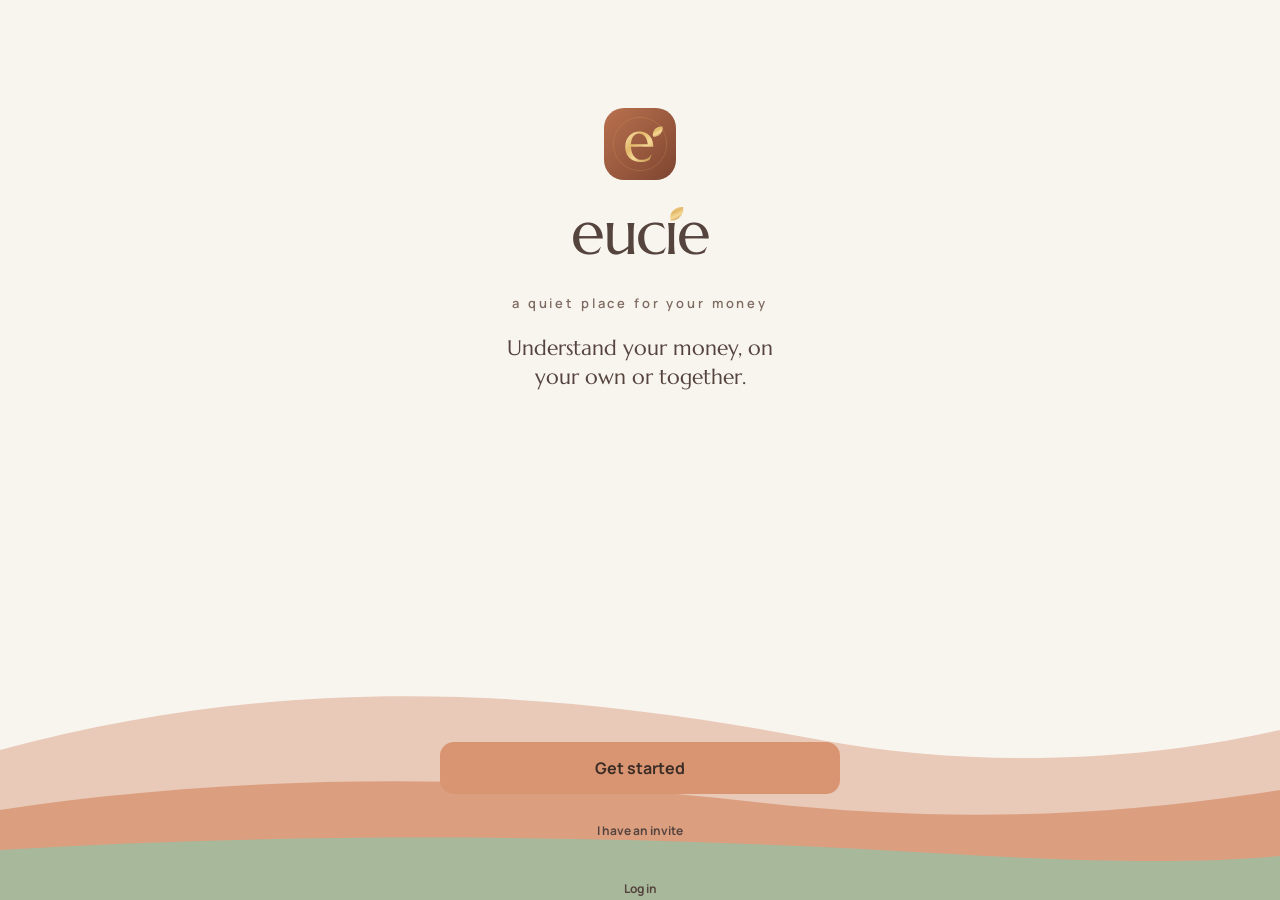
<file: index.html>
<!DOCTYPE html>
<html lang="en">
<head>
<meta charset="UTF-8">
<script>/* beta 45: OneDrive sign-in pop-up — hand the result to the app window and close, without starting the app here */
(function(){try{if(window.opener&&window.opener!==window&&/[?&]state=cmm45/.test(location.search)){window.opener.postMessage({type:'cmm45-ms',search:location.search},location.origin);document.write('<p style="font-family:sans-serif;padding:24px">Signed in. You can close this window.</p>');if(window.stop)window.stop();setTimeout(function(){window.close();},400);}}catch(e){}})();</script>
<meta name="viewport" content="width=device-width, initial-scale=1, viewport-fit=cover">
<meta name="theme-color" content="#F8F4EE" media="(prefers-color-scheme: light)">
<meta name="theme-color" content="#1C1714" media="(prefers-color-scheme: dark)">
<meta name="color-scheme" content="light dark">
<meta name="mobile-web-app-capable" content="yes">
<meta name="apple-mobile-web-app-capable" content="yes">
<meta name="apple-mobile-web-app-status-bar-style" content="default">
<meta name="apple-mobile-web-app-title" content="Eucie">
<meta name="application-name" content="Eucie">
<meta name="app-version" content="beta-2.04">
<meta name="format-detection" content="telephone=no">
<link rel="apple-touch-icon" href="icons/eucie-180.png">
<title>Eucie</title>
<link rel="manifest" href="manifest.json">
<meta name="description" content="Eucie · a quiet place for your money, on your own or together.">
<link rel="icon" href="icons/eucie-icon.svg" type="image/svg+xml">
<link rel="icon" href="icons/eucie-32.png" type="image/png" sizes="32x32">
<link rel="stylesheet" href="couple-money-manager.css?v=beta-2.04">

</head>
<body>
<header class="hdr">
  <!-- v1.60 b30 · header redesign per mockup: full brand on the left (logo + name + tagline),
       one hamburger action on the right — it opens the quick-menu rail under it -->
  <div class="brand"><h1 class="wm97" aria-label="eucie"><span aria-hidden="true">euc<span class="wm97-i">ı<svg class="wm97-leaf" viewBox="-40 -230 180 240"><defs><linearGradient id="wmLeaf1" x1="0" y1="0" x2="1" y2="1"><stop offset="0" stop-color="#FCE7B6"/><stop offset=".35" stop-color="#E2B868"/><stop offset=".6" stop-color="#F6D896"/><stop offset="1" stop-color="#B98A3E"/></linearGradient></defs><path transform="rotate(35)" d="M0 0C-62-46-74-150 26-214C92-146 70-44 0 0Z" fill="url(#wmLeaf1)"/></svg></span>e</span></h1></div>
  <button class="hmenu" id="hdrMenuBtn" type="button" data-act="hdrmenu" aria-label="Open quick menu" aria-haspopup="true" aria-controls="hdrRail" aria-expanded="false"><svg class="icn" viewBox="0 0 24 24" aria-hidden="true" id="hdrMenuIco"><path d="M4 7h16M4 12h16M4 17h16"/></svg><span class="bdg" id="hmenuBadge" hidden></span></button>
</header>
<div class="hscrim" id="hdrScrim" aria-hidden="true"></div>
<nav class="hrail" id="hdrRail" aria-label="Quick menu" aria-hidden="true">
  <button class="rbtn" id="hdrProfile" type="button" data-act="hdrprofile" aria-label="My profile" data-tip="My profile"><svg class="icn" viewBox="0 0 24 24" aria-hidden="true"><circle cx="12" cy="8" r="4"/><path d="M5 21c0-3.9 3.1-7 7-7s7 3.1 7 7"/></svg></button>
  <button class="rbtn" id="hdrSettings" type="button" data-act="v63profile" aria-label="Settings" data-tip="Settings"><svg class="icn" viewBox="0 0 24 24" aria-hidden="true"><circle cx="12" cy="12" r="3"/><path d="M19.4 15a1.7 1.7 0 0 0 .3 1.8l.1.1a2 2 0 1 1-2.8 2.8l-.1-.1a1.7 1.7 0 0 0-1.8-.3 1.7 1.7 0 0 0-1 1.5V21a2 2 0 1 1-4 0v-.1a1.7 1.7 0 0 0-1.1-1.5 1.7 1.7 0 0 0-1.8.3l-.1.1a2 2 0 1 1-2.8-2.8l.1-.1a1.7 1.7 0 0 0 .3-1.8 1.7 1.7 0 0 0-1.5-1H3a2 2 0 1 1 0-4h.1a1.7 1.7 0 0 0 1.5-1.1 1.7 1.7 0 0 0-.3-1.8l-.1-.1a2 2 0 1 1 2.8-2.8l.1.1a1.7 1.7 0 0 0 1.8.3H9a1.7 1.7 0 0 0 1-1.5V3a2 2 0 1 1 4 0v.1a1.7 1.7 0 0 0 1 1.5 1.7 1.7 0 0 0 1.8-.3l.1-.1a2 2 0 1 1 2.8 2.8l-.1.1a1.7 1.7 0 0 0-.3 1.8V9a1.7 1.7 0 0 0 1.5 1H21a2 2 0 1 1 0 4h-.1a1.7 1.7 0 0 0-1.5 1Z"/></svg></button>
  <div class="rsep" aria-hidden="true"></div>
  <button class="rbtn" id="hdrBell16" type="button" data-act="v63remctr" aria-label="Reminder centre" data-tip="Reminder centre"><svg class="icn" viewBox="0 0 24 24" aria-hidden="true"><path d="M18 8a6 6 0 0 0-12 0c0 7-3 7-3 9h18c0-2-3-2-3-9"/><path d="M10 21h4"/></svg><span class="bdg" id="bellN16" hidden></span></button>
  <button class="rbtn" id="hdrAsk" type="button" data-act="aiopen" aria-label="Money assistant" data-tip="Money assistant"><svg class="icn" viewBox="0 0 24 24" aria-hidden="true"><path d="M12 3l1.8 4.9L19 9.7l-4.9 1.8L12 16.4l-1.8-4.9L5.3 9.7l4.9-1.8Z"/><path d="M19 15l.8 2.2L22 18l-2.2.8L19 21l-.8-2.2L16 18l2.2-.8Z"/></svg></button>
  <div class="rsep" aria-hidden="true"></div>
  <button class="rbtn" id="eyeBtn" type="button" data-act="hideamt" aria-label="Hide amounts" data-tip="Hide amounts"><svg class="icn" viewBox="0 0 24 24" aria-hidden="true"><path d="M2 12s3.6-7 10-7 10 7 10 7-3.6 7-10 7S2 12 2 12Z"/><circle cx="12" cy="12" r="3"/></svg></button>
</nav>

<main>
  <!-- ============ OVERVIEW ============ -->
  <section class="view on" id="view-overview">
    <div id="jrnBox"></div>
    <div class="skl200" aria-hidden="true"><i style="height:30px;width:70%;margin-bottom:8px"></i><i style="height:16px;width:55%;margin-bottom:22px"></i><i style="height:170px"></i><i style="height:84px;margin-bottom:26px"></i><i style="height:14px;width:30%;margin-bottom:10px"></i><i style="height:60px"></i><i style="height:14px;width:30%;margin-bottom:10px"></i><i style="height:180px"></i></div>
    <div id="ovEmpty" hidden>
      <div class="a7-200">
        <h2 class="a7h" id="a7h">Welcome</h2>
        <p class="a7l" id="a7l">Let’s start with one account. Everything else can wait.</p>
        <div class="a7art" id="a7art" aria-hidden="true"></div>
        <p class="a7s" id="a7s">Add the account you use most. You can add the rest later.</p>
        <div id="a7btns"></div>
        <button class="btn ghost" data-act="demoadd">Try with sample data</button>
        <button type="button" class="smpl-alt" data-act="import">Or import a file</button>
      </div>
    </div>
    <div id="ovMain">
      <div id="perBody"></div>
      <div class="card">
        <h2><svg class="icn" viewBox="0 0 24 24" aria-hidden="true"><path d="M3 21h18"/><path d="M5 21v-9"/><path d="M9.5 21v-9"/><path d="M14.5 21v-9"/><path d="M19 21v-9"/><path d="M3 8l9-5 9 5z"/><path d="M4 12h16"/></svg> Balances </h2>
        <div class="bal-strip" id="accStrip"></div>
        <div class="small muted" style="margin-top:8px"><svg class="icn" viewBox="0 0 24 24" aria-hidden="true"><path d="m4 4 7 17 2.5-7.5L21 11Z"/></svg> Tap an account to see its months</div>
      </div>
      <div class="card">
        <h2><svg class="icn" viewBox="0 0 24 24" aria-hidden="true"><line x1="6" y1="20" x2="6" y2="14"/><line x1="12" y1="20" x2="12" y2="9"/><line x1="18" y1="20" x2="18" y2="4"/><path d="M3 20h18"/></svg> Reports <span class="sub">tap a report to open</span></h2>
        <div class="tiles" id="repTiles"></div>
      </div>
    </div>
  </section>
  <!-- ============ TRANSACTIONS ============ -->
  <section class="view" id="view-txns">
    <!-- beta 71 (transactions-filter-mockup): search with the filter button inside it, type control, active-filter chips (only when applied), one count line -->
    <div class="txf71" id="txf71">
      <div class="txf71-srch" id="txfSrch">
        <svg class="icn txf71-si" viewBox="0 0 24 24" aria-hidden="true"><circle cx="11" cy="11" r="7"/><path d="m21 21-4.3-4.3"/></svg>
        <input class="fin" id="txSearch" type="search" placeholder="Search activity…" autocomplete="off" aria-label="Search activity" oninput="TXF.q=this.value;$('txClr').hidden=!this.value;renderTxns()">
        <button type="button" class="srchx" id="txClr" data-act="txclr" hidden aria-label="Clear search"><svg class="icn" viewBox="0 0 24 24" aria-hidden="true"><line x1="18" y1="6" x2="6" y2="18"/><line x1="6" y1="6" x2="18" y2="18"/></svg></button>
        <button type="button" class="txf71-fbtn" id="txFilterBtn" data-act="txfilter" aria-label="Filters" aria-haspopup="dialog"><svg class="icn" viewBox="0 0 24 24" aria-hidden="true"><path d="M4 21v-7M4 10V3M12 21v-9M12 8V3M20 21v-5M20 12V3M1 14h6M9 8h6M17 16h6"/></svg><span class="bd" id="txFilterN" hidden></span></button>
      </div>
      <div class="txf71-act" id="txfAct" hidden></div>
      <button type="button" class="ibtn" id="txSelToggle" data-act="selmode" hidden>Exit</button>
    </div>
    <div id="txList"></div> <!-- v1.35: every transaction is shown — no Show more cap -->
    <div id="txSelBar" hidden>
      <b id="txSelCount" style="white-space:nowrap">0 selected</b>
      <span class="sp"></span>
      <button class="ibtn" data-act="selall" style="flex:none">All</button>
      <button class="ibtn" data-act="selclear" style="flex:none">Clear</button>
      <button class="ibtn" data-act="batchpriv" style="flex:none">Private</button>
      <button class="ibtn" data-act="batchedit" style="flex:none;color:var(--accent);font-weight:800">Edit</button> <!-- v1.29: text-only -->
      <button class="ibtn" data-act="batchdel" style="flex:none;color:var(--exp);font-weight:800">Delete</button> <!-- v1.29: text-only -->
    </div>
  </section>

  <!-- ============ ACCOUNTS (v1.6 simplified) ============ -->
  <section class="view" id="view-accounts">
    <div class="card">
      <h2><svg class="icn" viewBox="0 0 24 24" aria-hidden="true"><path d="M3 21h18"/><path d="M5 21v-9"/><path d="M9.5 21v-9"/><path d="M14.5 21v-9"/><path d="M19 21v-9"/><path d="M3 8l9-5 9 5z"/><path d="M4 12h16"/></svg> Account Summary <span class="sub">tap to open one level at a time</span></h2>
      <div class="rows" id="accList"></div>
      <div class="help small" style="margin-top:8px">Tap a person to see their account types, tap a type to see its accounts, then tap an account to open it.</div>
      <button class="btn" data-act="accaddq" style="width:100%;margin-top:12px"><svg class="icn" viewBox="0 0 24 24" aria-hidden="true"><line x1="12" y1="5" x2="12" y2="19"/><line x1="5" y1="12" x2="19" y2="12"/></svg> Add account</button>
    </div>
  </section>

  <!-- ============ SETTINGS ============ -->
  <section class="view" id="view-settings">
    <div class="card">
      <h2><svg class="icn" viewBox="0 0 24 24" aria-hidden="true"><circle cx="12" cy="8" r="4"/><path d="M5 21c0-3.9 3.1-7 7-7s7 3.1 7 7"/></svg> Your account</h2>
      <div id="meBody"></div>
    </div>
    <div class="card">
      <h2><svg class="icn" viewBox="0 0 24 24" aria-hidden="true"><path d="M2 4h6a4 4 0 0 1 4 4v13a3 3 0 0 0-3-3H2Z"/><path d="M22 4h-6a4 4 0 0 0-4 4v13a3 3 0 0 1 3-3h7Z"/></svg> Manage Lists</h2>
      <div class="rows">
        <button class="trow" data-act="mgr" data-k="people"><span class="lb"><svg class="icn" viewBox="0 0 24 24" aria-hidden="true"><circle cx="9" cy="8" r="3.5"/><path d="M2.5 20c0-3.6 2.9-6.5 6.5-6.5s6.5 2.9 6.5 6.5"/><path d="M16 4.6a3.5 3.5 0 0 1 0 6.8"/><path d="M18.5 13.9c1.8.9 3 2.8 3 5.1"/></svg> People<small id="cntPeople"></small></span><span class="amt2 muted"><svg class="icn" viewBox="0 0 24 24" aria-hidden="true"><path d="M9 6l6 6-6 6"/></svg></span></button><button class="trow" data-act="mgr" data-k="acctype"><span class="lb"><svg class="icn" viewBox="0 0 24 24" aria-hidden="true"><path d="M4 20h16a2 2 0 0 0 2-2V9a2 2 0 0 0-2-2h-7.9a2 2 0 0 1-1.7-.9l-.8-1.2A2 2 0 0 0 7.9 4H4a2 2 0 0 0-2 2v12c0 1.1.9 2 2 2Z"/></svg> Account Types<small id="cntAccTypes"></small></span><span class="amt2 muted"><svg class="icn" viewBox="0 0 24 24" aria-hidden="true"><path d="M9 6l6 6-6 6"/></svg></span></button><button class="trow" data-act="mgr" data-k="accs"><span class="lb"><svg class="icn" viewBox="0 0 24 24" aria-hidden="true"><rect x="2" y="5" width="20" height="14" rx="2.5"/><line x1="2" y1="10" x2="22" y2="10"/><line x1="6" y1="15" x2="10" y2="15"/></svg> Accounts<small id="cntAccs"></small></span><span class="amt2 muted"><svg class="icn" viewBox="0 0 24 24" aria-hidden="true"><path d="M9 6l6 6-6 6"/></svg></span></button><button class="trow" data-act="mgr" data-k="cats"><span class="lb"><svg class="icn" viewBox="0 0 24 24" aria-hidden="true"><path d="M20.6 13.4 12 4.8V2H4.8A2.8 2.8 0 0 0 2 4.8V12l8.6 8.6a2 2 0 0 0 2.8 0l7.2-7.2a2 2 0 0 0 0-2.8Z"/><circle cx="7.5" cy="7.5" r="1.2"/></svg> Categories<small id="cntCats"></small></span><span class="amt2 muted"><svg class="icn" viewBox="0 0 24 24" aria-hidden="true"><path d="M9 6l6 6-6 6"/></svg></span></button><button class="trow" data-act="mgr" data-k="subs"><span class="lb"><svg class="icn" viewBox="0 0 24 24" aria-hidden="true"><line x1="9" y1="6" x2="21" y2="6"/><line x1="9" y1="12" x2="21" y2="12"/><line x1="9" y1="18" x2="21" y2="18"/><circle cx="4" cy="6" r="1"/><circle cx="4" cy="12" r="1"/><circle cx="4" cy="18" r="1"/></svg> Sub-categories<small id="cntSubs"></small></span><span class="amt2 muted"><svg class="icn" viewBox="0 0 24 24" aria-hidden="true"><path d="M9 6l6 6-6 6"/></svg></span></button><button class="trow" data-act="mgr" data-k="recur"><span class="lb"><svg class="icn" viewBox="0 0 24 24" aria-hidden="true"><path d="m17 2 4 4-4 4"/><path d="M3 11v-1a4 4 0 0 1 4-4h14"/><path d="m7 22-4-4 4-4"/><path d="M21 13v1a4 4 0 0 1-4 4H3"/></svg> Recurring<small id="cntRecur"></small></span><span class="amt2 muted"><svg class="icn" viewBox="0 0 24 24" aria-hidden="true"><path d="M9 6l6 6-6 6"/></svg></span></button><button class="trow" data-act="mgr" data-k="budgets"><span class="lb"><svg class="icn" viewBox="0 0 24 24" aria-hidden="true"><path d="M21 12V7H5a2 2 0 0 1 0-4h14v4"/><path d="M3 5v14a2 2 0 0 0 2 2h16v-5"/><path d="M18 12a2 2 0 0 0 0 4h4v-4Z"/></svg> Budgets<small id="cntBudgets"></small></span><span class="amt2 muted"><svg class="icn" viewBox="0 0 24 24" aria-hidden="true"><path d="M9 6l6 6-6 6"/></svg></span></button><button class="trow" data-act="mgr" data-k="goals"><span class="lb"><svg class="icn" viewBox="0 0 24 24" aria-hidden="true"><circle cx="12" cy="12" r="9"/><circle cx="12" cy="12" r="5"/><circle cx="12" cy="12" r="1"/></svg> Saving goals<small id="cntGoals"></small></span><span class="amt2 muted"><svg class="icn" viewBox="0 0 24 24" aria-hidden="true"><path d="M9 6l6 6-6 6"/></svg></span></button>
      </div>
    </div>
        <div class="card">
      <h2><svg class="icn" viewBox="0 0 24 24" aria-hidden="true"><rect x="4" y="11" width="16" height="10" rx="2"/><path d="M8 11V7a4 4 0 0 1 8 0v4"/></svg> Privacy</h2>
      <div id="privBody"></div>
    </div>
    <div class="card">
      <h2><svg class="icn" viewBox="0 0 24 24" aria-hidden="true"><path d="M12 22s8-3.6 8-10V5.5L12 2 4 5.5V12c0 6.4 8 10 8 10Z"/><path d="m9 11.5 2 2 4-4.5"/></svg> Data &amp; Sync</h2>
      <div class="ds-status" id="dsStatus"></div>
      <div class="mgr-sec">Cloud sync · <span id="fbSub" style="text-transform:none"></span></div>
      <div id="fbBody"></div>
      <div class="mgr-sec" style="margin-top:14px">Backups · <span id="bkSub" style="text-transform:none"></span></div>
      <div class="btnrow"><button class="btn ghost" data-act="bklist"><svg class="icn" viewBox="0 0 24 24" aria-hidden="true"><circle cx="12" cy="12" r="9"/><path d="M12 7v5l3.5 2"/></svg> History</button><button class="btn ghost" data-act="bkdown"><svg class="icn" viewBox="0 0 24 24" aria-hidden="true"><path d="M21 15v4a2 2 0 0 1-2 2H5a2 2 0 0 1-2-2v-4"/><path d="m7 10 5 5 5-5"/><line x1="12" y1="15" x2="12" y2="3"/></svg> Download</button></div>
      <div class="help small" style="margin-top:6px">A backup is saved on this phone after every change. Download one to keep a copy in Google Drive or OneDrive.</div>
    </div>
    <div class="card">
      <h2><svg class="icn" viewBox="0 0 24 24" aria-hidden="true"><path d="M21 15v4a2 2 0 0 1-2 2H5a2 2 0 0 1-2-2v-4"/><path d="m7 8 5-5 5 5"/><line x1="12" y1="3" x2="12" y2="15"/></svg> Import &amp; Export</h2>
      <div class="mgr-sec" style="margin-top:2px">Bring data in</div>
      <div style="display:grid;gap:8px">
        <button class="btn" data-act="import"><svg class="icn" viewBox="0 0 24 24" aria-hidden="true"><path d="M21 15v4a2 2 0 0 1-2 2H5a2 2 0 0 1-2-2v-4"/><path d="m7 8 5-5 5 5"/><line x1="12" y1="3" x2="12" y2="15"/></svg> Import a file <span style="font-weight:600;opacity:.85">· JSON, CSV or Excel</span></button>
        <button class="btn ghost" data-act="stmpick"><svg class="icn" viewBox="0 0 24 24" aria-hidden="true"><path d="M4 2v20l2-1 2 1 2-1 2 1 2-1 2 1 2-1 2 1V2l-2 1-2-1-2 1-2-1-2 1-2-1-2 1Z"/><path d="M8 8h8"/><path d="M8 12h8"/><path d="M8 16h5"/></svg> Import a bank / card statement</button>
      </div>
      <div class="help small" style="margin-top:6px">Imports are added to your data and duplicates are skipped. Statements open a review screen first. Need a format? <button class="aulink inl" data-act="xlstpl">Download the Excel template</button></div>
      <div class="mgr-sec" style="margin-top:14px">Take data out</div>
      <div class="exgrid">
        <button class="exbtn" data-act="csv"><svg class="icn" viewBox="0 0 24 24" aria-hidden="true"><path d="M21 15v4a2 2 0 0 1-2 2H5a2 2 0 0 1-2-2v-4"/><path d="m7 10 5 5 5-5"/><line x1="12" y1="15" x2="12" y2="3"/></svg><b>Transactions</b><small>CSV · Excel-ready</small></button>
        <button class="exbtn" data-act="psum"><svg class="icn" viewBox="0 0 24 24" aria-hidden="true"><path d="M21 15v4a2 2 0 0 1-2 2H5a2 2 0 0 1-2-2v-4"/><path d="m7 10 5 5 5-5"/><line x1="12" y1="15" x2="12" y2="3"/></svg><b>Per person</b><small>CSV · monthly totals</small></button>
        <button class="exbtn" data-act="bkdown"><svg class="icn" viewBox="0 0 24 24" aria-hidden="true"><path d="M21 15v4a2 2 0 0 1-2 2H5a2 2 0 0 1-2-2v-4"/><path d="m7 10 5 5 5-5"/><line x1="12" y1="15" x2="12" y2="3"/></svg><b>Full backup</b><small>JSON · re-importable</small></button>
      </div>
      <input type="file" id="fileStmt" accept=".csv,.txt,.tsv,.xlsx,.xls,.pdf" hidden onchange="stmFile(this)">
      <input type="file" id="fileImport" accept=".json,.csv,.txt,.tsv,.xlsx,.xls" multiple hidden onchange="importFile(this)">
      <input type="file" id="fileReplace" accept=".json,.csv,.txt,.tsv,.xlsx,.xls" hidden onchange="replaceFile(this)">
    </div>
    <div class="card danger">
      <h2 style="color:var(--exp)"><svg class="icn" viewBox="0 0 24 24" aria-hidden="true"><path d="M10.3 3.9 1.8 18a2 2 0 0 0 1.7 3h17a2 2 0 0 0 1.7-3L13.7 3.9a2 2 0 0 0-3.4 0Z"/><line x1="12" y1="9" x2="12" y2="13"/><line x1="12" y1="17" x2="12.01" y2="17"/></svg> Danger zone</h2>
      <div style="display:grid;gap:8px">
        <button class="btn red" data-act="replacefile"><svg class="icn" viewBox="0 0 24 24" aria-hidden="true"><path d="M3 11V9a4 4 0 0 1 4-4h11"/><path d="m15 2 3 3-3 3"/><path d="M21 13v2a4 4 0 0 1-4 4H6"/><path d="m9 22-3-3 3-3"/></svg> Replace all data with a file…</button>
        <button class="btn red" data-act="clear"><svg class="icn" viewBox="0 0 24 24" aria-hidden="true"><path d="M3 6h18"/><path d="M19 6v14a2 2 0 0 1-2 2H7a2 2 0 0 1-2-2V6"/><path d="M8 6V4a2 2 0 0 1 2-2h4a2 2 0 0 1 2 2v2"/><line x1="10" y1="11" x2="10" y2="17"/><line x1="14" y1="11" x2="14" y2="17"/></svg> Clear data…</button>
      </div>
      <div class="help small" style="margin-top:8px">A safety snapshot is saved to Backup history first.</div>
    </div>
    <div class="card">
      <h2><svg class="icn" viewBox="0 0 24 24" aria-hidden="true"><path d="M6 8a6 6 0 0 1 12 0c0 7 3 9 3 9H3s3-2 3-9"/><path d="M10.3 21a1.94 1.94 0 0 0 3.4 0"/></svg> Payment reminders</h2>
      <div id="remBody"></div>
    </div>
    <div class="card">
      <h2><svg class="icn" viewBox="0 0 24 24" aria-hidden="true"><line x1="4" y1="21" x2="4" y2="14"/><line x1="4" y1="10" x2="4" y2="3"/><line x1="12" y1="21" x2="12" y2="12"/><line x1="12" y1="8" x2="12" y2="3"/><line x1="20" y1="21" x2="20" y2="16"/><line x1="20" y1="12" x2="20" y2="3"/><line x1="1" y1="14" x2="7" y2="14"/><line x1="9" y1="8" x2="15" y2="8"/><line x1="17" y1="16" x2="23" y2="16"/></svg> Display</h2>
      <div class="f-row"><label>Appearance</label><div class="segmini" id="modeSeg" style="margin-bottom:0"></div></div>
      <div class="f-row" style="margin-bottom:0"><label>Currency symbol</label><input class="fin" id="curSymbol" placeholder="RM, $, € …" onchange="DB.meta.currency=this.value.trim();touch();openSheetRefresh()"></div>
    </div>
    <div class="card"><h2><svg class="icn" viewBox="0 0 24 24" aria-hidden="true"><circle cx="12" cy="12" r="9"/><line x1="12" y1="10.5" x2="12" y2="16"/><line x1="12" y1="7.5" x2="12" y2="7.6"/></svg> About <span class="sub">v1.60 beta 42</span></h2><div class="help"><b>Couple Money Manager</b> is a single-file app for couples that works offline. Your data lives on this device and cloud sync is opt-in.</div>
      <details class="help" style="margin-top:10px"><summary>Help &amp; tips</summary><ol>
        <li><b>Add:</b> tap ＋, pick a category chip, then Save. Your last category is remembered.</li>
        <li><b>Edit:</b> tap a transaction. <b>Select several:</b> long-press one.</li>
        <li><b>Signed amounts:</b> a positive Expense or Income is normal. Type a negative amount to reduce expenses or income.</li>
        <li><b>Split a bill, refund or income:</b> tap the <b>Split</b> option on the form, choose <b>Equal</b> or <b>Custom</b> shares, and use the keypad to edit a share. The balance line and the “owes” preview update as you type. For a bill, the other person's share is added to the “X owes Y” ledger. For a refund, it is taken off. For income received into your account, their share is owed back to them. Settle it from Between Us.</li>
        <li><b>Credit cards:</b> set a statement day and payment-due days in Accounts → the account → Edit.</li>
        <li><b>Budgets:</b> Settings → App Preference → Budgets. Set fixed and variable amounts per category, as a couple budget or a personal one.</li>
        <li><b>Saving goals:</b> Settings → App Preference → Saving goals. Link a goal to a savings account, or add money to it by hand.</li>
        <li><b>Reports:</b> every report has Week / Month / Year and Couple / individual options.</li>
                <li><b>Split bills:</b> a split bill is one grouped row — tap it to open whole-bill Details. <b>Edit</b> and <b>Copy</b> act on the whole bill (Copy keeps the split, sets today's date and omits Repeat). <b>Delete</b> removes every share and reverses the Between Us entry, with Undo.</li>
        <li><b>Money assistant:</b> tap <b>Ask</b> at the top. Answers come from your data on this device; you can optionally connect OpenAI or Gemini with your own key.</li>
        <li><b>Privacy:</b> Settings → Privacy &amp; Security. Set a PIN, choose what the Privacy Screen hides and how the device is protected. Mark any transaction Private under More options.</li>
        <li><b>Household sync:</b> sign in with Google or email in Settings → Modes, then invite your partner with a link you copy or share. You both see the same data, updated live.</li>
        <li><b>Hide from your partner:</b> mark a transaction Private, or hide an account balance, in Settings → Modes.</li>
        <li><b>Statements:</b> Settings → Data &amp; Sync → Import a bank / card statement. Review every line before it is added.</li>
        <li><b>Calculator:</b> tap the calculator icon inside an amount box.</li>
        <li><b>Getting started:</b> follow the first steps at the top of Home. Each “Show me” guides you step by step while you do it yourself.</li>
        <li><b>Sample data:</b> Settings → Data &amp; Sync → Sample data → Try with sample data or Remove sample data. It stays on this phone.</li>
        <li><b>Back:</b> the phone Back button or Esc closes the top screen.</li>
      </ol></details></div>
  </section>
</main>

<!-- drill-down page -->
<div class="page" id="pageDrill">
  <div class="hdrrow">
    <button class="backbtn" data-act="dback">‹</button>
    <div class="crumb" id="drillCrumb"></div>
  </div>
  <div id="drillBody"></div>
</div>

<!-- fullscreen report page (v1.5) — cards moved here from Overview, shown one at a time -->
<div class="page" id="pageReport">
  <div class="hdrrow">
    <button class="backbtn" data-act="repclose">‹</button>
    <div style="min-width:0">
      <b id="repTitle" style="font-size:15px">Report</b>
      <div class="small muted" id="repSub" style="white-space:nowrap;overflow:hidden;text-overflow:ellipsis"></div>
    </div>
  </div>
  <div id="reportBody">
    <div class="rep" data-rep="dyn" id="repDyn" hidden></div>
  </div>
</div>

<nav class="nav">
  <button class="nbtn on" data-v="overview" data-act="nav"> <svg viewBox="0 0 24 24" fill="none" stroke="currentColor" stroke-width="2" stroke-linecap="round"><rect x="3" y="3" width="7" height="7" rx="1.5"/><rect x="14" y="3" width="7" height="7" rx="1.5"/><rect x="3" y="14" width="7" height="7" rx="1.5"/><rect x="14" y="14" width="7" height="7" rx="1.5"/></svg>Home</button>
  <button class="nbtn" data-v="txns" data-act="nav"><svg viewBox="0 0 24 24" fill="none" stroke="currentColor" stroke-width="2" stroke-linecap="round"><path d="M4 6h16M4 12h16M4 18h10"/></svg>Activity</button>
  <div class="nadd"><button data-act="add" aria-label="Add transaction"><svg viewBox="0 0 24 24" fill="none" stroke="currentColor" stroke-width="2.4" stroke-linecap="round"><path d="M12 5v14M5 12h14"/></svg></button></div>
  <button class="nbtn" data-v="accounts" data-act="nav"><svg viewBox="0 0 24 24" fill="none" stroke="currentColor" stroke-width="2" stroke-linecap="round" stroke-linejoin="round"><path d="M21 12V7a2 2 0 0 0-2-2H5a2 2 0 0 0-2 2v10a2 2 0 0 0 2 2h14a2 2 0 0 0 2-2v-3"/><path d="M16 12h6"/><circle cx="16" cy="12" r="1" fill="currentColor"/></svg>Accounts</button>
  <button class="nbtn" data-v="settings" data-act="nav"><svg viewBox="0 0 24 24" fill="none" stroke="currentColor" stroke-width="2" stroke-linecap="round"><circle cx="12" cy="12" r="3.2"/><path d="M12 2.8v2.6M12 18.6v2.6M2.8 12h2.6M18.6 12h2.6M5.5 5.5l1.9 1.9M16.6 16.6l1.9 1.9M18.5 5.5l-1.9 1.9M7.4 16.6l-1.9 1.9"/></svg>Settings</button>
</nav>

<!-- add / edit sheet -->
<div class="ov" id="ovl" data-act="closesheet"></div>
<div class="sheet" id="sheet">
  <div class="grab"></div>
  <div style="display:flex;align-items:center;gap:4px;margin-bottom:12px">
    <b id="sheetTitle" style="font-size:16px;flex:1">Add transaction</b>
    <button class="hbtn" id="btnDup" data-act="duptxn" hidden aria-label="Duplicate as new" title="Duplicate as new"><svg class="icn" viewBox="0 0 24 24" aria-hidden="true"><rect x="9" y="9" width="13" height="13" rx="2"/><path d="M5 15H4a2 2 0 0 1-2-2V4a2 2 0 0 1 2-2h9a2 2 0 0 1 2 2v1"/></svg></button>
    <button class="hbtn del" id="btnDel" data-act="deltxn" hidden aria-label="Delete transaction" title="Delete"><svg class="icn" viewBox="0 0 24 24" aria-hidden="true"><path d="M3 6h18"/><path d="M19 6v14a2 2 0 0 1-2 2H7a2 2 0 0 1-2-2V6"/><path d="M8 6V4a2 2 0 0 1 2-2h4a2 2 0 0 1 2 2v2"/><line x1="10" y1="11" x2="10" y2="17"/><line x1="14" y1="11" x2="14" y2="17"/></svg></button>
    <button class="hbtn" data-act="closesheet" aria-label="close"><svg class="icn" viewBox="0 0 24 24" aria-hidden="true"><line x1="18" y1="6" x2="6" y2="18"/><line x1="6" y1="6" x2="18" y2="18"/></svg></button>
  </div>
  <div class="help small" id="fGroupNote" hidden style="margin-bottom:10px;padding:8px 10px;background:var(--bg);border-radius:10px"></div>
  <div class="seg" style="margin-bottom:14px">
    <button id="segExp" class="on-exp" data-act="ftype" data-t="Expense"><svg class="icn" viewBox="0 0 24 24" aria-hidden="true"><line x1="5" y1="12" x2="19" y2="12"/></svg> Expense</button>
    <button id="segInc" data-act="ftype" data-t="Income"><svg class="icn" viewBox="0 0 24 24" aria-hidden="true"><line x1="12" y1="5" x2="12" y2="19"/><line x1="5" y1="12" x2="19" y2="12"/></svg> Income</button>
    <button id="segTrf" data-act="ftype" data-t="Transfer"><svg class="icn" viewBox="0 0 24 24" aria-hidden="true"><path d="M8 3 4 7l4 4"/><path d="M4 7h16"/><path d="m16 21 4-4-4-4"/><path d="M20 17H4"/></svg> Transfer</button>
  </div>
  <div class="f-row">
    <label>Amount</label>
    <div class="amt-wrap"><span class="cur" id="fCur"></span><input class="fin amt-in" id="fAmount" inputmode="decimal" placeholder="0.00" oninput="updateSplitHint();updateOwnerUI();signUI()"></div>
  </div>
  <div class="f-row" id="fCatBox"><label>Category</label><div class="cat-chips" id="fCatChips"></div></div>
  <div class="f-row" id="fSubRow"><label>Sub-category</label><div class="cat-chips" id="fSubChips"></div><input type="hidden" id="fSub"></div>
  <div style="display:grid;grid-template-columns:1fr 1fr;gap:10px">
    <div class="f-row"><label id="fAccLabel">Account</label><select class="fin" id="fAccount" onchange="updateOwnerUI();updateSplitHint()"></select></div>
    <div class="f-row" id="fOwnerRow"><label id="fOwnerLbl">Account owner</label><div class="otxt" id="fOwner">—</div></div>
  </div>
  <div style="display:grid;grid-template-columns:1fr 1fr;gap:10px">
    <div class="f-row" id="fToRow" hidden><label>To account</label><select class="fin" id="fTo" onchange="updateOwnerUI()"></select></div>
    <div class="f-row" id="fOwnerToRow" hidden><label>To account owner</label><div class="otxt" id="fOwnerTo">—</div></div>
  </div>
  <div class="f-row" id="fOwedRow" hidden style="background:var(--bg);border-radius:10px;padding:9px 10px"><label style="display:flex;align-items:center;gap:8px;text-transform:none;font-weight:600;cursor:pointer"><input type="checkbox" id="fOwed" style="width:17px;height:17px;accent-color:var(--accent)"><span>Amount owed <span style="font-weight:400;color:var(--muted)">— track the debt between the two owners</span></span></label><div class="help small" id="fOwedHint" style="margin-top:5px"></div></div>
  <div style="display:grid;grid-template-columns:1fr 1fr;gap:10px">
    <div class="f-row" id="fDateRow"><label>Date</label><input type="date" class="fin" id="fDate"></div>
    <div class="f-row" id="fNoteRow"><label>Note</label><input class="fin" id="fNote" placeholder="optional"></div>
  </div>
  <details class="more" id="fMore"><summary>More options: repeat, split &amp; privacy</summary>
    <label class="mgr-row" style="cursor:pointer;border:0;padding:2px 0 10px"><span class="lb" style="white-space:normal"><svg class="icn" viewBox="0 0 24 24" aria-hidden="true"><rect x="4" y="11" width="16" height="10" rx="2"/><path d="M8 11V7a4 4 0 0 1 8 0v4"/></svg> Private<small>Your partner sees only the date and amount, can’t open or edit it, and sees *** for the balance of the account it touches.</small></span><input type="checkbox" class="tgl" id="fPriv"></label>
    <div class="f-row" id="fRepRow"><label title="Auto-adds future transactions"><svg class="icn" viewBox="0 0 24 24" aria-hidden="true"><path d="m17 2 4 4-4 4"/><path d="M3 11v-1a4 4 0 0 1 4-4h14"/><path d="m7 22-4-4 4-4"/><path d="M21 13v1a4 4 0 0 1-4 4H3"/></svg> Repeat</label><div style="display:flex;gap:6px;align-items:center;flex-wrap:wrap"><select class="fin" id="fRep" style="flex:1;min-width:86px;padding-left:8px;padding-right:8px" onchange="repUI()"><option value="">No repeat</option><option value="day">Daily</option><option value="week">Weekly</option><option value="month">Monthly</option><option value="year">Yearly</option></select><input class="fin" id="fRepEvery" type="number" min="1" value="1" style="width:58px;flex:none" aria-label="repeat every N periods"><span class="small" id="fRepLbl" style="color:var(--muted);white-space:nowrap"></span><input class="fin" id="fRepTimes" type="number" min="2" max="999" placeholder="No end" style="width:84px;flex:none" aria-label="ends after this many times" oninput="repUI()"><span class="small" id="fRepTimesLbl" style="color:var(--muted);white-space:nowrap">times</span></div></div>
    <div class="f-row" id="fSplitBox"><label><svg class="icn" viewBox="0 0 24 24" aria-hidden="true"><circle cx="9" cy="8" r="3.5"/><path d="M2.5 20c0-3.6 2.9-6.5 6.5-6.5s6.5 2.9 6.5 6.5"/><path d="M16 4.6a3.5 3.5 0 0 1 0 6.8"/><path d="M18.5 13.9c1.8.9 3 2.8 3 5.1"/></svg> Split between people <span style="text-transform:none;font-weight:600">(works for bills, refunds and income — type each share as a positive amount)</span></label><div id="fSplitRows"></div><div class="small" id="fSplitHint" style="margin-top:2px;color:var(--muted)"></div></div>
  </details>
  <div class="sheet-foot"><button class="btn" data-act="savetxn">Save transaction</button></div>
</div>

<!-- v1.48 choice modal -->
<div class="cmodal" id="chmodal"><div class="cbox"><p id="chMsg"></p><div id="chBtns" style="display:grid;gap:8px"></div></div></div>
<!-- v1.48 AI assistant -->
<div class="ov" id="aiOvl" data-act="aiclose"></div>
<div class="sheet" id="aiSheet">
  <div class="grab"></div>
  <div style="display:flex;align-items:center;gap:4px;margin-bottom:6px">
    <div style="flex:1;min-width:0"><b style="font-size:16px;color:var(--accent)"><svg class="icn" viewBox="0 0 24 24" aria-hidden="true"><path d="M12 3l1.8 4.9L19 9.7l-4.9 1.8L12 16.4l-1.8-4.9L5.3 9.7l4.9-1.8Z"/><path d="M19 15l.8 2.2L22 18l-2.2.8L19 21l-.8-2.2L16 18l2.2-.8Z"/></svg> Money assistant</b><div class="small muted" id="aiMode"></div></div>
    <button class="hbtn" data-act="aiset" aria-label="assistant settings"><svg class="icn" viewBox="0 0 24 24" aria-hidden="true"><line x1="4" y1="21" x2="4" y2="14"/><line x1="4" y1="10" x2="4" y2="3"/><line x1="12" y1="21" x2="12" y2="12"/><line x1="12" y1="8" x2="12" y2="3"/><line x1="20" y1="21" x2="20" y2="16"/><line x1="20" y1="12" x2="20" y2="3"/><line x1="1" y1="14" x2="7" y2="14"/><line x1="9" y1="8" x2="15" y2="8"/><line x1="17" y1="16" x2="23" y2="16"/></svg></button>
    <button class="hbtn" data-act="aiclose" aria-label="close"><svg class="icn" viewBox="0 0 24 24" aria-hidden="true"><line x1="18" y1="6" x2="6" y2="18"/><line x1="6" y1="6" x2="18" y2="18"/></svg></button>
  </div>
  <div id="aiCfg" class="aicfg" hidden></div>
  <div id="aiLog" class="ailog"></div>
  <div class="chips" id="aiSug" style="padding:6px 0"></div>
  <div class="aiin"><input class="fin" id="aiQ" placeholder="Ask about your money…" autocomplete="off" onkeydown="if(event.key==='Enter'){event.preventDefault();aiSend();}"><button class="btn sm" data-act="aisend">Send</button></div>
</div>
<!-- confirm modal -->
<div class="cmodal" id="cmodal"><div class="cbox">
  <p id="confirmMsg"></p>
  <div class="crow"><button class="btn ghost" data-act="cno">Cancel</button><button class="btn" id="confirmOk" data-act="cyes">OK</button></div>
</div></div>

<!-- clear-data chooser modal (v1.15) -->
<div class="cmodal" id="clrmodal"><div class="cbox">
  <p style="font-weight:800;margin-bottom:2px"><svg class="icn" viewBox="0 0 24 24" aria-hidden="true"><path d="m7 21-4.3-4.3a2 2 0 0 1 0-2.8l9.6-9.6a2 2 0 0 1 2.8 0l5.6 5.6a2 2 0 0 1 0 2.8L13 21"/><path d="M22 21H7"/><path d="m5 11 8 8"/></svg> Clear data — choose what to wipe</p>
  <p class="help small" style="margin-bottom:8px">Tick the lists to wipe, or wipe everything. Unticked lists are kept. A safety snapshot is always kept in <svg class="icn" viewBox="0 0 24 24" aria-hidden="true"><path d="M12 22s8-3.6 8-10V5.5L12 2 4 5.5V12c0 6.4 8 10 8 10Z"/><path d="m9 11.5 2 2 4-4.5"/></svg> Backup history, so a wipe can be undone right after.</p>
  <div id="clrBody" style="text-align:left;margin-bottom:10px;display:grid;gap:6px"></div>
  <div style="display:grid;gap:8px">
    <button class="btn red-solid" data-act="clrsel">Clear selected</button>
    <button class="btn ghost" data-act="clrclose">Cancel</button>
    <button data-act="clrall" style="display:block;margin:4px auto 0;padding:8px;color:var(--exp);font-size:13px;font-weight:700;text-decoration:underline;text-align:center">Wipe everything instead…</button>
  </div>
</div></div>

<!-- beta 71: Transactions Filters sheet (one row per filter, expands in place; changes apply live) -->
<div class="ov" id="txfOvl" data-act="txfclose"></div>
<div class="sheet txf71-sheet" id="txfSheet" role="dialog" aria-modal="true" aria-labelledby="txfTitle">
  <div class="grab"></div>
  <div class="txf71-shead"><b id="txfTitle">Filters</b><button type="button" class="txf71-x" data-act="txfclose" aria-label="Close"><svg class="icn" viewBox="0 0 24 24" aria-hidden="true"><line x1="18" y1="6" x2="6" y2="18"/><line x1="6" y1="6" x2="18" y2="18"/></svg></button></div>
  <div class="txf71-sbody" id="txfBody"></div>
  <div class="txf71-sfoot"><button type="button" class="btn ghost" data-act="txfreset">Reset</button><button type="button" class="btn" id="txfShow" data-act="txfclose">Show</button></div>
</div>

<!-- list manager modal (pop-out) -->
<div class="ov" id="mgrOvl" data-act="mgrclose"></div>
<div class="sheet" id="mgrSheet">
  <div class="grab"></div>
  <div style="display:flex;align-items:center;margin-bottom:10px">
    <b id="mgrTitle" style="font-size:16px">Manage</b>
    <button class="muted" style="margin-left:auto;font-size:20px;line-height:1;padding:4px" data-act="mgrclose" aria-label="close"><svg class="icn" viewBox="0 0 24 24" aria-hidden="true"><line x1="18" y1="6" x2="6" y2="18"/><line x1="6" y1="6" x2="18" y2="18"/></svg></button>
  </div>
  <div id="mgrBody"></div>
</div>

<div id="calcPad" aria-label="calculator"><div class="cpv"><span id="cpLbl">Amount</span><b id="cpRes"></b></div><div class="cpg"><button type="button" data-ck="7" tabindex="-1">7</button><button type="button" data-ck="8" tabindex="-1">8</button><button type="button" data-ck="9" tabindex="-1">9</button><button type="button" data-ck="/" class="op" tabindex="-1">÷</button><button type="button" data-ck="4" tabindex="-1">4</button><button type="button" data-ck="5" tabindex="-1">5</button><button type="button" data-ck="6" tabindex="-1">6</button><button type="button" data-ck="*" class="op" tabindex="-1">×</button><button type="button" data-ck="1" tabindex="-1">1</button><button type="button" data-ck="2" tabindex="-1">2</button><button type="button" data-ck="3" tabindex="-1">3</button><button type="button" data-ck="-" class="op" tabindex="-1">−</button><button type="button" data-ck="." tabindex="-1">.</button><button type="button" data-ck="0" tabindex="-1">0</button><button type="button" data-ck="bk" class="fn" tabindex="-1">⌫</button><button type="button" data-ck="+" class="op" tabindex="-1">+</button><button type="button" data-ck="C" class="fn" tabindex="-1">C</button><button type="button" data-ck="=" class="op" tabindex="-1">=</button><button type="button" data-ck="done" class="eq" tabindex="-1" style="grid-column:span 2">Done</button></div></div>
<div id="lockScr" hidden><div class="lkbox"><div class="lklogo"><img src="icons/eucie-icon.svg" alt="" width="62" height="62"></div><p class="lkhi" id="lkHi" hidden></p><b id="lkTitle">Enter your PIN</b><div class="lkdots" id="lkDots"></div><div class="lkmsg" id="lkMsg"></div><div class="lkpad"><button type="button" data-act="lk" data-k="1">1</button><button type="button" data-act="lk" data-k="2">2</button><button type="button" data-act="lk" data-k="3">3</button><button type="button" data-act="lk" data-k="4">4</button><button type="button" data-act="lk" data-k="5">5</button><button type="button" data-act="lk" data-k="6">6</button><button type="button" data-act="lk" data-k="7">7</button><button type="button" data-act="lk" data-k="8">8</button><button type="button" data-act="lk" data-k="9">9</button><button type="button" id="lkCancel" data-act="lk" data-k="x" class="lkf">Cancel</button><button type="button" data-act="lk" data-k="0">0</button><button type="button" data-act="lk" data-k="bk" class="lkf">⌫</button></div><button type="button" id="lkForgot" class="lkforgot" data-act="prforgot" hidden>Forgot PIN?</button></div></div>
<div id="authScr" hidden><div class="aubox"><div class="aulogo"><img src="icons/eucie-icon.svg" alt="" width="64" height="64"></div><h1 class="autitle wm97" aria-label="eucie"><span aria-hidden="true">euc<span class="wm97-i">ı<svg class="wm97-leaf" viewBox="-40 -230 180 240"><defs><linearGradient id="wmLeaf2" x1="0" y1="0" x2="1" y2="1"><stop offset="0" stop-color="#FCE7B6"/><stop offset=".35" stop-color="#E2B868"/><stop offset=".6" stop-color="#F6D896"/><stop offset="1" stop-color="#B98A3E"/></linearGradient></defs><path transform="rotate(35)" d="M0 0C-62-46-74-150 26-214C92-146 70-44 0 0Z" fill="url(#wmLeaf2)"/></svg></span>e</span></h1><p class="ausub" id="auSub"></p><div id="auBody"></div></div></div>
<div id="tourRing" hidden></div><div id="tourTip" hidden></div>
<div class="toast" id="toast"><span id="toastMsg"></span><button id="toastUndo" data-act="undo"><svg class="icn" viewBox="0 0 24 24" aria-hidden="true"><path d="M9 14 4 9l5-5"/><path d="M4 9h10a6 6 0 0 1 6 6v5"/></svg> Undo</button><span id="toastBar" aria-hidden="true"><i></i></span></div>

<!-- PIN reset service for email codes, Google re-authentication and security alerts.
     This URL matches FIREBASE_CONFIG.projectId (money-manager-f91c3) and the function's
     asia-southeast1 deployment region. Deploy the updated functions/pin-reset.js before release. -->
<script>window.CMM_CONFIG={pinResetApi:'https://asia-southeast1-money-manager-f91c3.cloudfunctions.net/pinReset',
  /* Household folder (beta 45) — see HOUSEHOLD_FOLDER_SETUP.md. Leave a value empty and that provider shows “not set up”. */
  googleClientId:'609634460790-33l3asn0qa25d6iki1c0kp3n313prpkd.apps.googleusercontent.com',   /* Google Cloud OAuth 2.0 client ID (type: Web application), Drive API + Picker API enabled */
  googleApiKey:'AIzaSyA66ZCGv2TEEo7ON6ewQuuM6JaHjRBHqqM',     /* Google Cloud API key (browser key, restricted to this site + Google Picker API) */
  googleAppId:'609634460790',      /* Google Cloud project NUMBER (digits) — lets files picked in the Google Picker open */
  msClientId:'494f5854-970b-4761-8433-a64de8c644bd',       /* beta 104 · Microsoft Entra app (client) ID, platform: Single-page application */
  msTenant:'common',
  /* Public pages (beta 46) — relative to this page, or full https:// URLs */
  privacyUrl:'privacy.html',
  termsUrl:'terms.html',
  supportEmail:''      /* e.g. 'support@yourdomain.com' — shown as a Support link */};</script>
<script src="couple-money-manager.js?v=beta-2.04"></script>
</body>
</html>
</file>
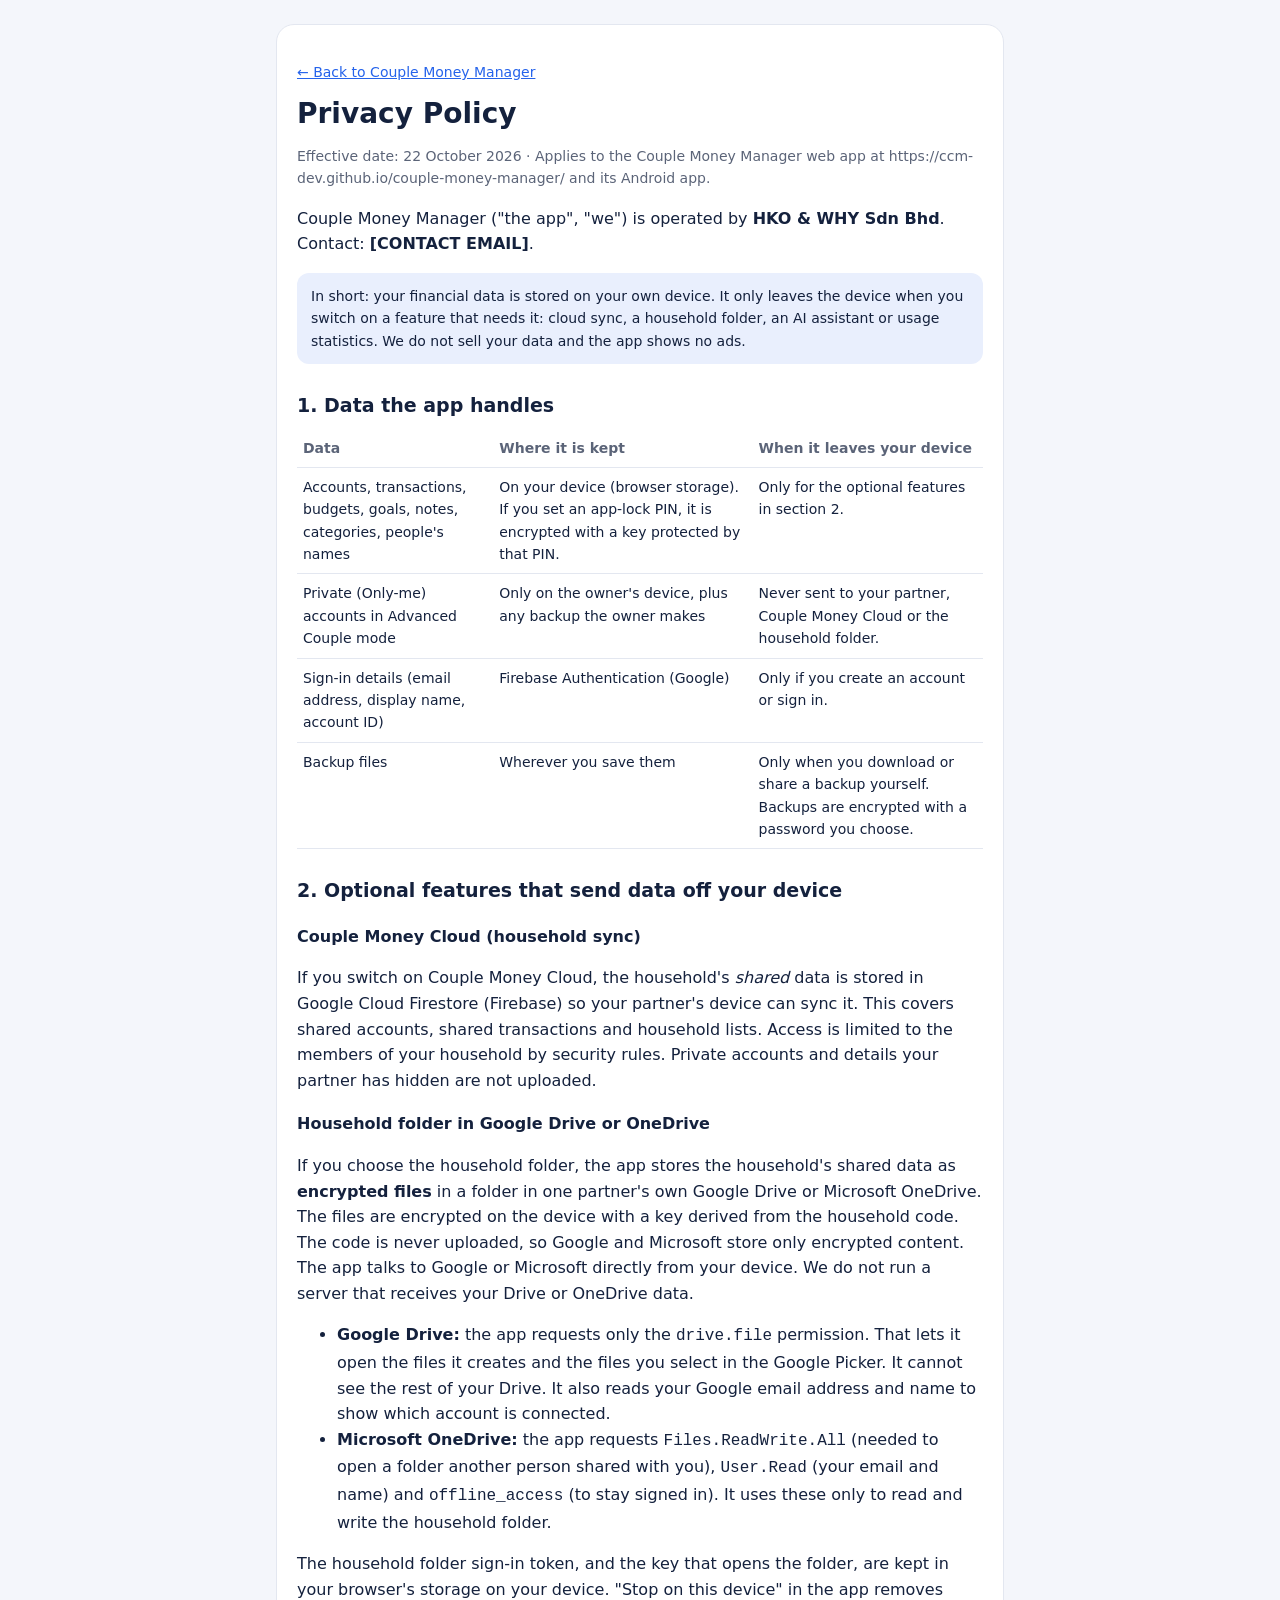
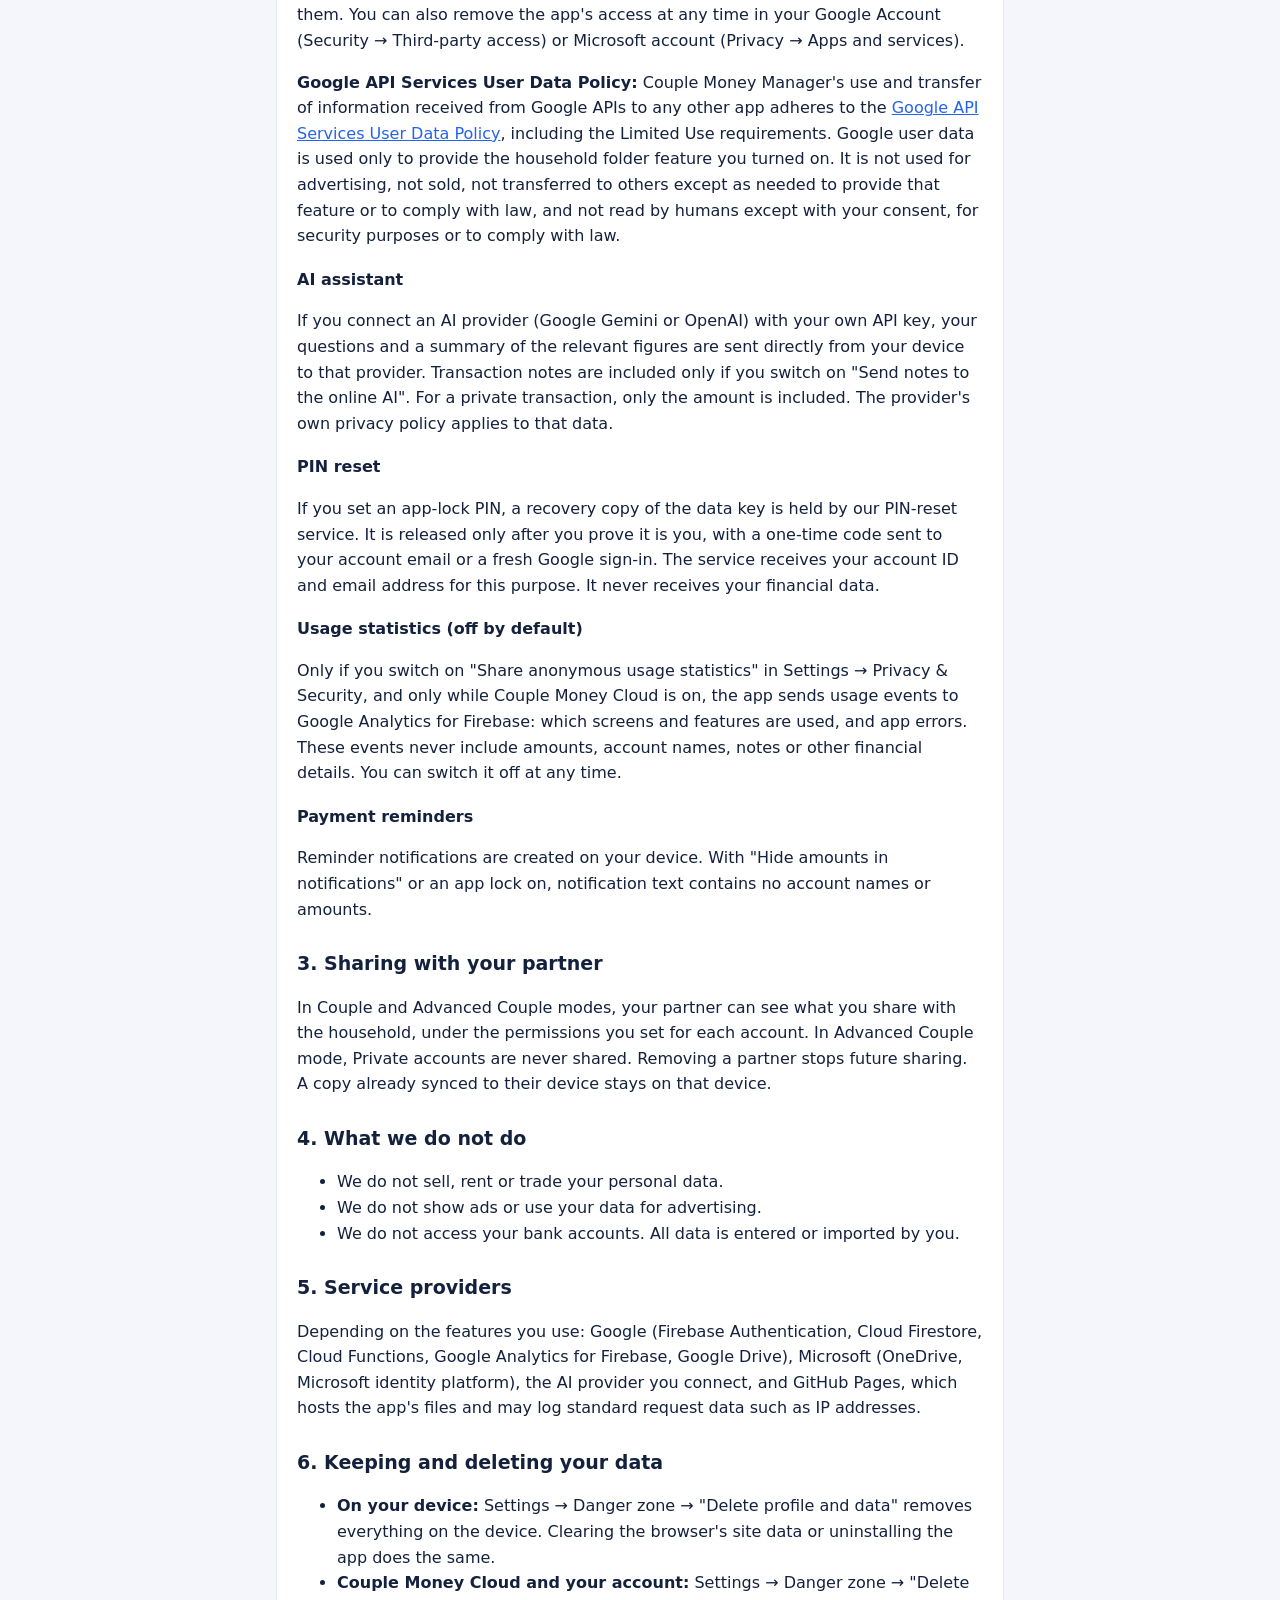
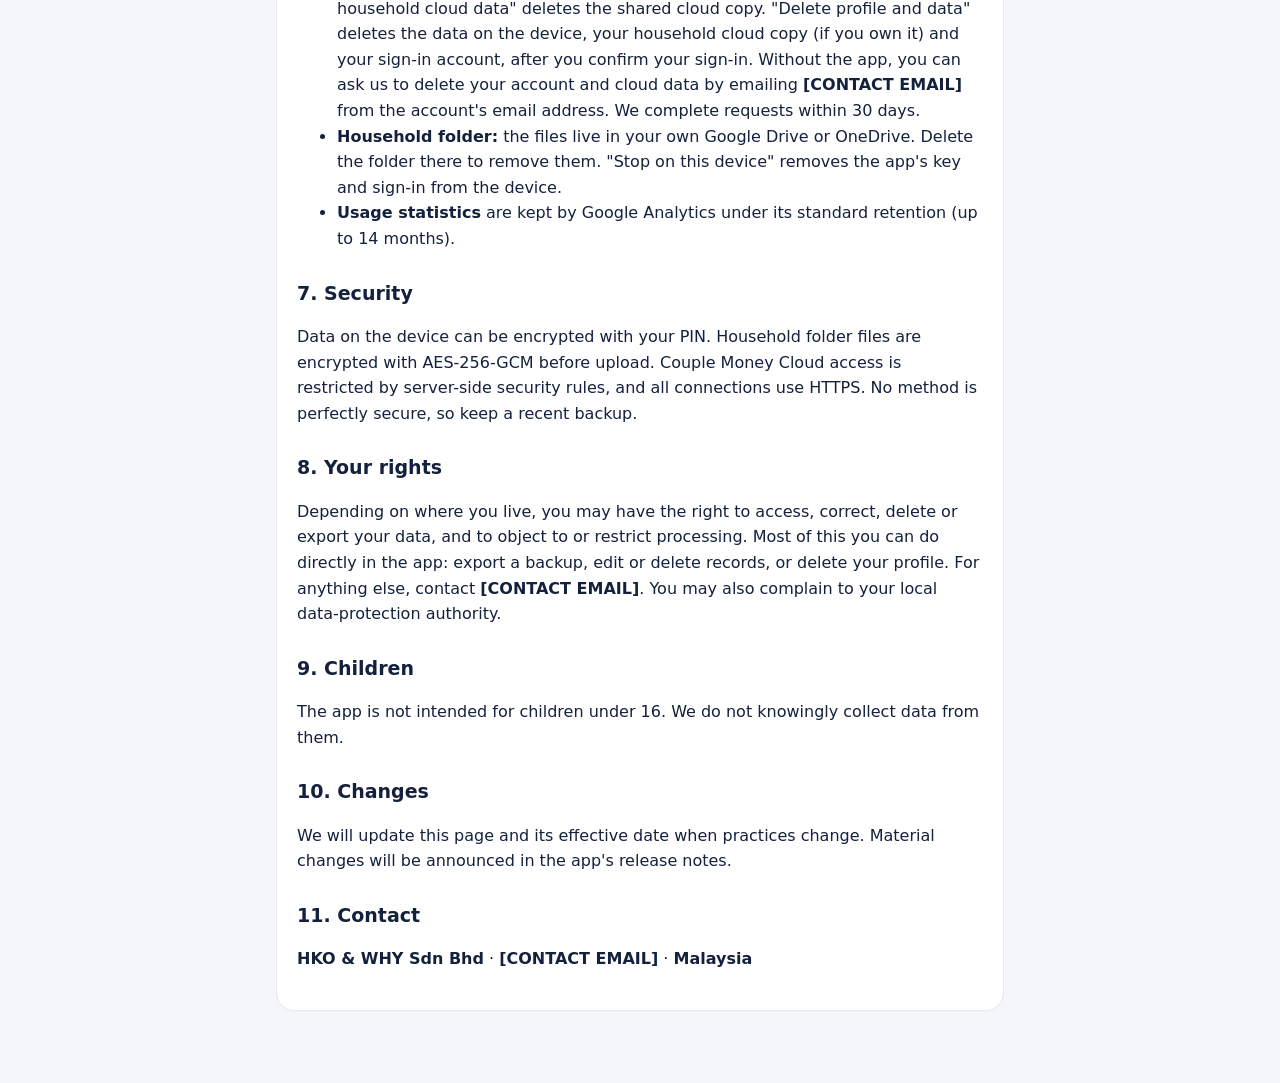
<file: privacy.html>
<!doctype html>
<html lang="en">
<head>
<meta charset="utf-8">
<meta name="viewport" content="width=device-width, initial-scale=1">
<title>Privacy Policy · Couple Money Manager</title>
<meta name="description" content="How Couple Money Manager handles your data.">
<style>
:root{--bg:#f4f6fb;--card:#fff;--ink:#14213d;--muted:#5b6478;--line:#e3e7f0;--accent:#2563eb}
@media (prefers-color-scheme:dark){:root{--bg:#0f1420;--card:#171e2e;--ink:#e8ecf5;--muted:#9aa4b8;--line:#263045;--accent:#7aa2ff}}
*{box-sizing:border-box}
body{margin:0;background:var(--bg);color:var(--ink);font:16px/1.6 system-ui,-apple-system,"Segoe UI",Roboto,sans-serif}
main{max-width:760px;margin:0 auto;padding:24px 16px 64px}
.card{background:var(--card);border:1px solid var(--line);border-radius:18px;padding:22px 20px;margin-bottom:16px}
h1{font-size:28px;line-height:1.2;margin:8px 0 4px}
h2{font-size:19px;margin:26px 0 6px}
h3{font-size:16px;margin:18px 0 4px}
p,li{color:var(--ink)}
.muted{color:var(--muted);font-size:14px}
a{color:var(--accent)}
table{width:100%;border-collapse:collapse;font-size:14px;margin:8px 0}
th,td{text-align:left;vertical-align:top;padding:8px 6px;border-bottom:1px solid var(--line)}
th{color:var(--muted);font-weight:700}
.note{background:color-mix(in srgb,var(--accent) 10%,var(--card));border-radius:12px;padding:12px 14px;font-size:14px}
</style>
</head>
<body>
<main>
<div class="card">
<p class="muted"><a href="./">← Back to Couple Money Manager</a></p>
<h1>Privacy Policy</h1>
<p class="muted">Effective date: 22 October 2026 · Applies to the Couple Money Manager web app at https://ccm-dev.github.io/couple-money-manager/ and its Android app.</p>
<p>Couple Money Manager ("the app", "we") is operated by <b>HKO & WHY Sdn Bhd</b>. Contact: <b>[CONTACT EMAIL]</b>.</p>
<p class="note">In short: your financial data is stored on your own device. It only leaves the device when you switch on a feature that needs it: cloud sync, a household folder, an AI assistant or usage statistics. We do not sell your data and the app shows no ads.</p>

<h2>1. Data the app handles</h2>
<table>
<tr><th>Data</th><th>Where it is kept</th><th>When it leaves your device</th></tr>
<tr><td>Accounts, transactions, budgets, goals, notes, categories, people's names</td><td>On your device (browser storage). If you set an app-lock PIN, it is encrypted with a key protected by that PIN.</td><td>Only for the optional features in section 2.</td></tr>
<tr><td>Private (Only-me) accounts in Advanced Couple mode</td><td>Only on the owner's device, plus any backup the owner makes</td><td>Never sent to your partner, Couple Money Cloud or the household folder.</td></tr>
<tr><td>Sign-in details (email address, display name, account ID)</td><td>Firebase Authentication (Google)</td><td>Only if you create an account or sign in.</td></tr>
<tr><td>Backup files</td><td>Wherever you save them</td><td>Only when you download or share a backup yourself. Backups are encrypted with a password you choose.</td></tr>
</table>

<h2>2. Optional features that send data off your device</h2>
<h3>Couple Money Cloud (household sync)</h3>
<p>If you switch on Couple Money Cloud, the household's <i>shared</i> data is stored in Google Cloud Firestore (Firebase) so your partner's device can sync it. This covers shared accounts, shared transactions and household lists. Access is limited to the members of your household by security rules. Private accounts and details your partner has hidden are not uploaded.</p>
<h3>Household folder in Google Drive or OneDrive</h3>
<p>If you choose the household folder, the app stores the household's shared data as <b>encrypted files</b> in a folder in one partner's own Google Drive or Microsoft OneDrive. The files are encrypted on the device with a key derived from the household code. The code is never uploaded, so Google and Microsoft store only encrypted content. The app talks to Google or Microsoft directly from your device. We do not run a server that receives your Drive or OneDrive data.</p>
<ul>
<li><b>Google Drive:</b> the app requests only the <code>drive.file</code> permission. That lets it open the files it creates and the files you select in the Google Picker. It cannot see the rest of your Drive. It also reads your Google email address and name to show which account is connected.</li>
<li><b>Microsoft OneDrive:</b> the app requests <code>Files.ReadWrite.All</code> (needed to open a folder another person shared with you), <code>User.Read</code> (your email and name) and <code>offline_access</code> (to stay signed in). It uses these only to read and write the household folder.</li>
</ul>
<p>The household folder sign-in token, and the key that opens the folder, are kept in your browser's storage on your device. "Stop on this device" in the app removes them. You can also remove the app's access at any time in your Google Account (Security → Third-party access) or Microsoft account (Privacy → Apps and services).</p>
<p><b>Google API Services User Data Policy:</b> Couple Money Manager's use and transfer of information received from Google APIs to any other app adheres to the <a href="https://developers.google.com/terms/api-services-user-data-policy" rel="noopener">Google API Services User Data Policy</a>, including the Limited Use requirements. Google user data is used only to provide the household folder feature you turned on. It is not used for advertising, not sold, not transferred to others except as needed to provide that feature or to comply with law, and not read by humans except with your consent, for security purposes or to comply with law.</p>
<h3>AI assistant</h3>
<p>If you connect an AI provider (Google Gemini or OpenAI) with your own API key, your questions and a summary of the relevant figures are sent directly from your device to that provider. Transaction notes are included only if you switch on "Send notes to the online AI". For a private transaction, only the amount is included. The provider's own privacy policy applies to that data.</p>
<h3>PIN reset</h3>
<p>If you set an app-lock PIN, a recovery copy of the data key is held by our PIN-reset service. It is released only after you prove it is you, with a one-time code sent to your account email or a fresh Google sign-in. The service receives your account ID and email address for this purpose. It never receives your financial data.</p>
<h3>Usage statistics (off by default)</h3>
<p>Only if you switch on "Share anonymous usage statistics" in Settings → Privacy &amp; Security, and only while Couple Money Cloud is on, the app sends usage events to Google Analytics for Firebase: which screens and features are used, and app errors. These events never include amounts, account names, notes or other financial details. You can switch it off at any time.</p>
<h3>Payment reminders</h3>
<p>Reminder notifications are created on your device. With "Hide amounts in notifications" or an app lock on, notification text contains no account names or amounts.</p>

<h2>3. Sharing with your partner</h2>
<p>In Couple and Advanced Couple modes, your partner can see what you share with the household, under the permissions you set for each account. In Advanced Couple mode, Private accounts are never shared. Removing a partner stops future sharing. A copy already synced to their device stays on that device.</p>

<h2>4. What we do not do</h2>
<ul>
<li>We do not sell, rent or trade your personal data.</li>
<li>We do not show ads or use your data for advertising.</li>
<li>We do not access your bank accounts. All data is entered or imported by you.</li>
</ul>

<h2>5. Service providers</h2>
<p>Depending on the features you use: Google (Firebase Authentication, Cloud Firestore, Cloud Functions, Google Analytics for Firebase, Google Drive), Microsoft (OneDrive, Microsoft identity platform), the AI provider you connect, and GitHub Pages, which hosts the app's files and may log standard request data such as IP addresses.</p>

<h2 id="delete">6. Keeping and deleting your data</h2>
<ul>
<li><b>On your device:</b> Settings → Danger zone → "Delete profile and data" removes everything on the device. Clearing the browser's site data or uninstalling the app does the same.</li>
<li><b>Couple Money Cloud and your account:</b> Settings → Danger zone → "Delete household cloud data" deletes the shared cloud copy. "Delete profile and data" deletes the data on the device, your household cloud copy (if you own it) and your sign-in account, after you confirm your sign-in. Without the app, you can ask us to delete your account and cloud data by emailing <b>[CONTACT EMAIL]</b> from the account's email address. We complete requests within 30 days.</li>
<li><b>Household folder:</b> the files live in your own Google Drive or OneDrive. Delete the folder there to remove them. "Stop on this device" removes the app's key and sign-in from the device.</li>
<li><b>Usage statistics</b> are kept by Google Analytics under its standard retention (up to 14 months).</li>
</ul>

<h2>7. Security</h2>
<p>Data on the device can be encrypted with your PIN. Household folder files are encrypted with AES-256-GCM before upload. Couple Money Cloud access is restricted by server-side security rules, and all connections use HTTPS. No method is perfectly secure, so keep a recent backup.</p>

<h2>8. Your rights</h2>
<p>Depending on where you live, you may have the right to access, correct, delete or export your data, and to object to or restrict processing. Most of this you can do directly in the app: export a backup, edit or delete records, or delete your profile. For anything else, contact <b>[CONTACT EMAIL]</b>. You may also complain to your local data-protection authority.</p>

<h2>9. Children</h2>
<p>The app is not intended for children under 16. We do not knowingly collect data from them.</p>

<h2>10. Changes</h2>
<p>We will update this page and its effective date when practices change. Material changes will be announced in the app's release notes.</p>

<h2>11. Contact</h2>
<p><b>HKO & WHY Sdn Bhd</b> · <b>[CONTACT EMAIL]</b> · <b>Malaysia</b></p>
</div>
</main>
</body>
</html>
</file>
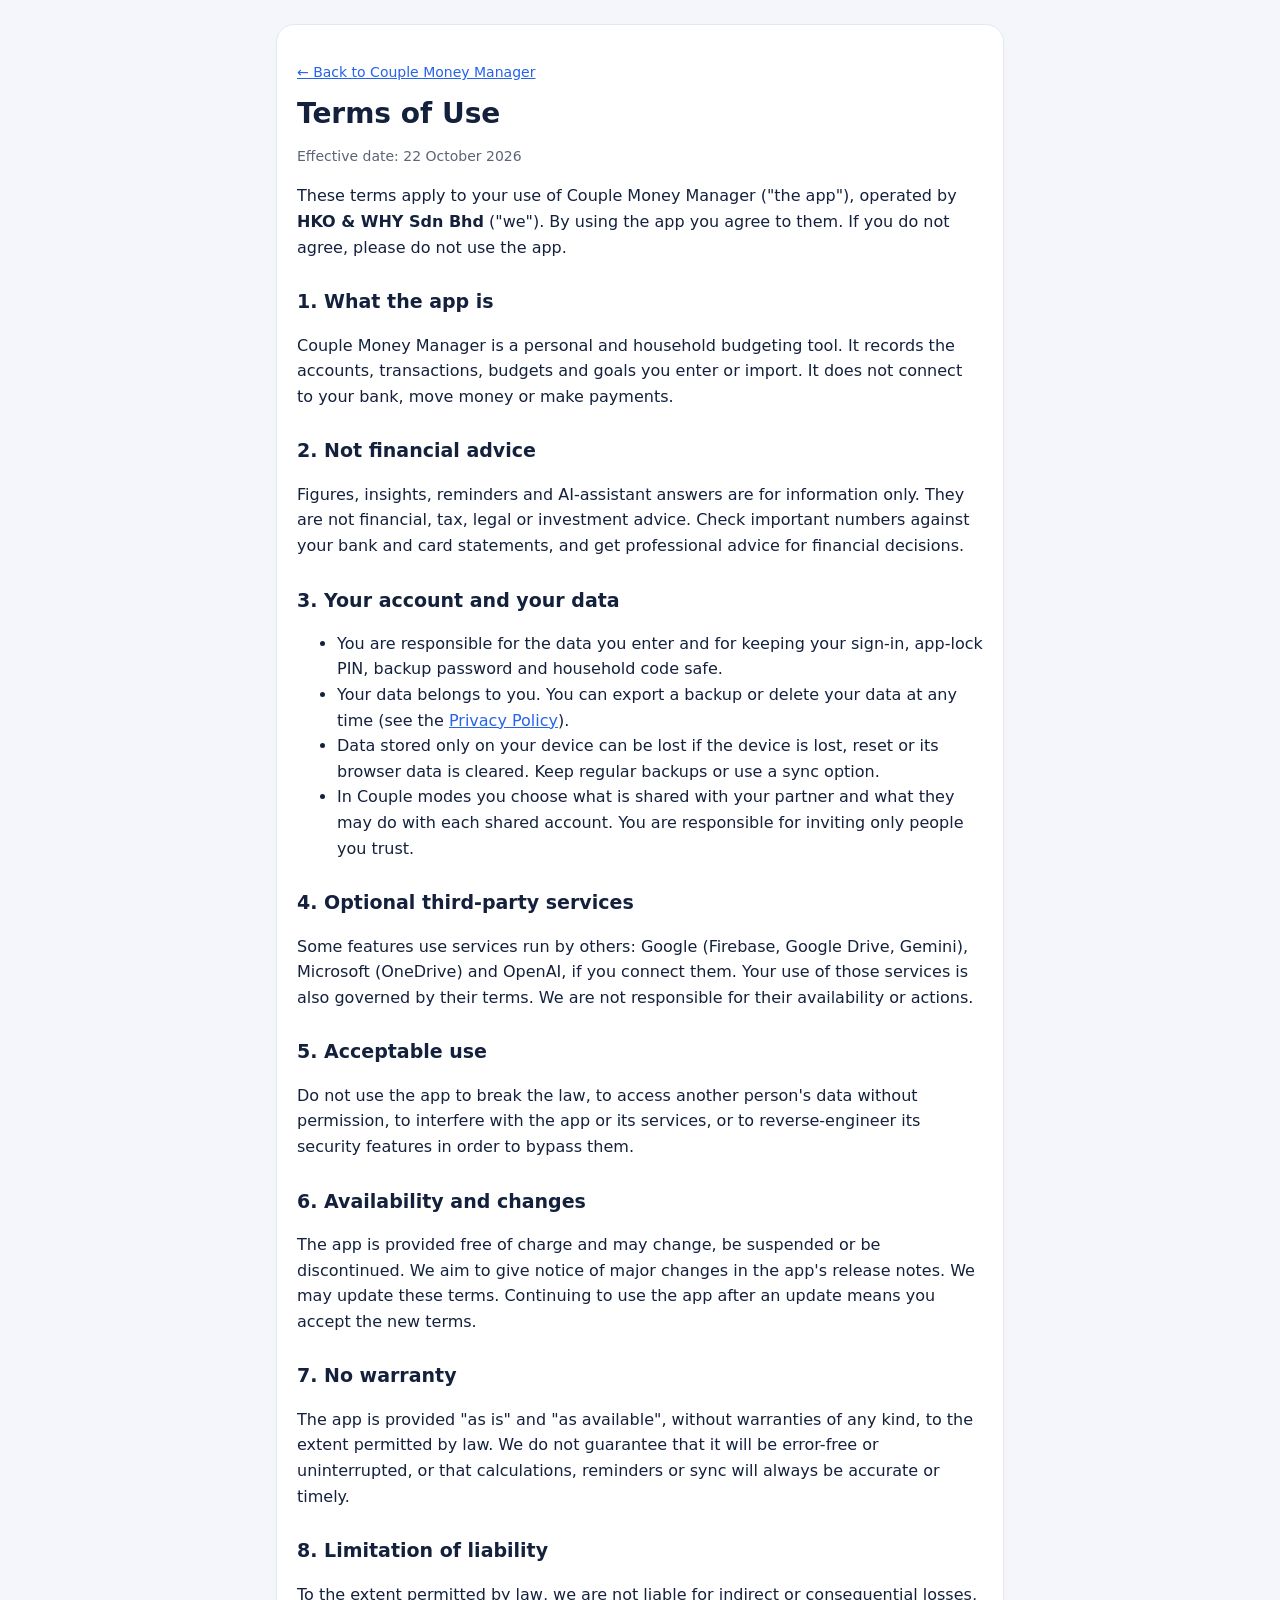
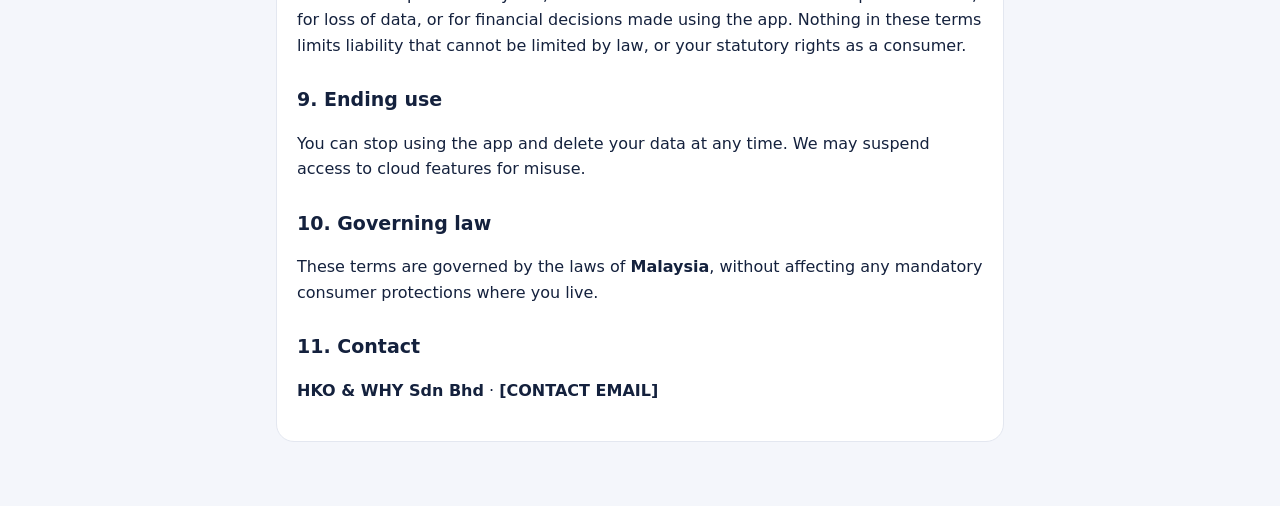
<file: terms.html>
<!doctype html>
<html lang="en">
<head>
<meta charset="utf-8">
<meta name="viewport" content="width=device-width, initial-scale=1">
<title>Terms of Use · Couple Money Manager</title>
<meta name="description" content="Terms of use for Couple Money Manager.">
<style>
:root{--bg:#f4f6fb;--card:#fff;--ink:#14213d;--muted:#5b6478;--line:#e3e7f0;--accent:#2563eb}
@media (prefers-color-scheme:dark){:root{--bg:#0f1420;--card:#171e2e;--ink:#e8ecf5;--muted:#9aa4b8;--line:#263045;--accent:#7aa2ff}}
*{box-sizing:border-box}
body{margin:0;background:var(--bg);color:var(--ink);font:16px/1.6 system-ui,-apple-system,"Segoe UI",Roboto,sans-serif}
main{max-width:760px;margin:0 auto;padding:24px 16px 64px}
.card{background:var(--card);border:1px solid var(--line);border-radius:18px;padding:22px 20px}
h1{font-size:28px;line-height:1.2;margin:8px 0 4px}
h2{font-size:19px;margin:26px 0 6px}
.muted{color:var(--muted);font-size:14px}
a{color:var(--accent)}
</style>
</head>
<body>
<main>
<div class="card">
<p class="muted"><a href="./">← Back to Couple Money Manager</a></p>
<h1>Terms of Use</h1>
<p class="muted">Effective date: 22 October 2026</p>
<p>These terms apply to your use of Couple Money Manager ("the app"), operated by <b>HKO & WHY Sdn Bhd</b> ("we"). By using the app you agree to them. If you do not agree, please do not use the app.</p>

<h2>1. What the app is</h2>
<p>Couple Money Manager is a personal and household budgeting tool. It records the accounts, transactions, budgets and goals you enter or import. It does not connect to your bank, move money or make payments.</p>

<h2>2. Not financial advice</h2>
<p>Figures, insights, reminders and AI-assistant answers are for information only. They are not financial, tax, legal or investment advice. Check important numbers against your bank and card statements, and get professional advice for financial decisions.</p>

<h2>3. Your account and your data</h2>
<ul>
<li>You are responsible for the data you enter and for keeping your sign-in, app-lock PIN, backup password and household code safe.</li>
<li>Your data belongs to you. You can export a backup or delete your data at any time (see the <a href="privacy.html">Privacy Policy</a>).</li>
<li>Data stored only on your device can be lost if the device is lost, reset or its browser data is cleared. Keep regular backups or use a sync option.</li>
<li>In Couple modes you choose what is shared with your partner and what they may do with each shared account. You are responsible for inviting only people you trust.</li>
</ul>

<h2>4. Optional third-party services</h2>
<p>Some features use services run by others: Google (Firebase, Google Drive, Gemini), Microsoft (OneDrive) and OpenAI, if you connect them. Your use of those services is also governed by their terms. We are not responsible for their availability or actions.</p>

<h2>5. Acceptable use</h2>
<p>Do not use the app to break the law, to access another person's data without permission, to interfere with the app or its services, or to reverse-engineer its security features in order to bypass them.</p>

<h2>6. Availability and changes</h2>
<p>The app is provided free of charge and may change, be suspended or be discontinued. We aim to give notice of major changes in the app's release notes. We may update these terms. Continuing to use the app after an update means you accept the new terms.</p>

<h2>7. No warranty</h2>
<p>The app is provided "as is" and "as available", without warranties of any kind, to the extent permitted by law. We do not guarantee that it will be error-free or uninterrupted, or that calculations, reminders or sync will always be accurate or timely.</p>

<h2>8. Limitation of liability</h2>
<p>To the extent permitted by law, we are not liable for indirect or consequential losses, for loss of data, or for financial decisions made using the app. Nothing in these terms limits liability that cannot be limited by law, or your statutory rights as a consumer.</p>

<h2>9. Ending use</h2>
<p>You can stop using the app and delete your data at any time. We may suspend access to cloud features for misuse.</p>

<h2>10. Governing law</h2>
<p>These terms are governed by the laws of <b>Malaysia</b>, without affecting any mandatory consumer protections where you live.</p>

<h2>11. Contact</h2>
<p><b>HKO & WHY Sdn Bhd</b> · <b>[CONTACT EMAIL]</b></p>
</div>
</main>
</body>
</html>
</file>
<file: couple-money-manager.css>
/* Eucie Beta 2.0 — all styles (cascade order = file order). Built on Couple Money Manager beta 129. */
/* ---- 00-tokens.css ---- */
/* ================= design tokens =================
   Type scale: the only font sizes the app uses (nothing below 11 px).
   Palette: colours used directly in rules — theme colours stay in the theme variables. */
:root{
  --fs-11:11px;--fs-12:12px;--fs-13:13px;--fs-14:14px;--fs-15:15px;--fs-16:16px;
  --fs-18:18px;--fs-20:20px;--fs-24:24px;--fs-28:28px;--fs-38:38px;
  --white:#fff;--black:#000;--slate-900:#0f172a;--slate-50:#f8fafc;
  --gray-100:#f2f2f2;--gray-300:#ddd;--gray-400:#ccc;--gray-600:#555;--gray-900:#222;
  --blue-300:#93c5fd;--blue-700:#1d4ed8;--green-300:#86efac;--green-700:#15803d;
  --amber-300:#fcd34d;--amber-700:#b45309;--red-300:#fca5a5;--red-700:#b91c1c;
  --navy-950:#0b1220;--pink-500:#ec4899;--violet-600:#7c3aed;
}

/* ---- 01-base.css ---- */

*{margin:0;padding:0;box-sizing:border-box;-webkit-tap-highlight-color:transparent}
@font-face{font-family:'Manrope';font-style:normal;font-weight:400 700;font-display:swap;src:url(fonts/manrope-latin-ext.woff2) format('woff2');unicode-range:U+0100-02BA, U+02BD-02C5, U+02C7-02CC, U+02CE-02D7, U+02DD-02FF, U+0304, U+0308, U+0329, U+1D00-1DBF, U+1E00-1E9F, U+1EF2-1EFF, U+2020, U+20A0-20AB, U+20AD-20C4, U+2113, U+2C60-2C7F, U+A720-A7FF}
@font-face{font-family:'Manrope';font-style:normal;font-weight:400 700;font-display:swap;src:url(fonts/manrope-latin.woff2) format('woff2');unicode-range:U+0000-00FF, U+0131, U+0152-0153, U+02BB-02BC, U+02C6, U+02DA, U+02DC, U+0304, U+0308, U+0329, U+2000-206F, U+20AC, U+2122, U+2191, U+2193, U+2212, U+2215, U+FEFF, U+FFFD}
@font-face{font-family:'Marcellus';font-style:normal;font-weight:400;font-display:swap;src:url(fonts/marcellus-latin-ext.woff2) format('woff2');unicode-range:U+0100-02BA, U+02BD-02C5, U+02C7-02CC, U+02CE-02D7, U+02DD-02FF, U+0304, U+0308, U+0329, U+1D00-1DBF, U+1E00-1E9F, U+1EF2-1EFF, U+2020, U+20A0-20AB, U+20AD-20C4, U+2113, U+2C60-2C7F, U+A720-A7FF}
@font-face{font-family:'Marcellus';font-style:normal;font-weight:400;font-display:swap;src:url(fonts/marcellus-latin.woff2) format('woff2');unicode-range:U+0000-00FF, U+0131, U+0152-0153, U+02BB-02BC, U+02C6, U+02DA, U+02DC, U+0304, U+0308, U+0329, U+2000-206F, U+20AC, U+2122, U+2191, U+2193, U+2212, U+2215, U+FEFF, U+FFFD}
/* Eucie tokens (Beta 2.0, D-97). Day = light, Evening = dark. Terracotta is the only accent; no colour themes. */
:root{
  --sand:#F8F4EE;--paper:#FFFDFC;--tone:#F1EAE1;--mocha:#55443D;--ink2:#7E6B62;--ink3:#A3928A;
  --terra:#D99572;--terra-ink:#9A5537;--on-terra:#3B2C26;
  --sage:#A7B89B;--sage-soft:#E9EEE3;--sage-ink:#566B4C;--olive:#5E6A2E;
  --peach:#E9C9B8;--peach-soft:#F6E9E0;--peach-ink:#5A3E31;
  --gold:#C6A66B;--gold-soft:#F6EEDD;--gold-ink:#7A5F22;
  --wordmark:#55443D;--danger:#9A5537;--danger-soft:#F6E9E0;--on-danger:#FFFDFC;
  --scrim:rgba(46,32,26,.34);--elev:0 14px 44px rgba(70,46,34,.18);
  --me-bg:rgba(85,68,61,.12);
  --font-ui:"Manrope",-apple-system,"Segoe UI",Roboto,Arial,sans-serif;
  --font-display:"Marcellus","Prata",Georgia,"Times New Roman",serif;
  --bg:var(--sand); --card:var(--paper); --ink:var(--mocha); --muted:var(--ink2); --line:#EAE1D6;
  --accent:var(--terra-ink); --accent-soft:var(--peach-soft); --accent-2:var(--terra); --accent-glow:transparent;
  --inc:var(--olive); --inc-soft:var(--sage-soft); --exp:var(--mocha); --exp-soft:var(--tone); --warn:var(--terra-ink);
}
html[data-mode="dark"]{--sand:#1C1714;--paper:#27201C;--tone:#2F2722;--mocha:#F3EAE2;--ink2:#C2B2A7;--ink3:#8C7C72;--terra-ink:#E8AC8C;--on-terra:#2A1D17;--sage-soft:#262D25;--sage-ink:#BACCAF;--olive:#C9D08A;--peach-soft:#372A23;--gold-soft:#33291B;--gold-ink:#E3C891;--wordmark:#F3EAE2;--danger:#E8AC8C;--danger-soft:#372A23;--on-danger:#2A1D17;--scrim:rgba(0,0,0,.55);--elev:0 14px 44px rgba(0,0,0,.6);--me-bg:rgba(243,234,226,.14);--line:#3A302A}
@media (prefers-color-scheme:dark){html:not([data-mode="light"]){--sand:#1C1714;--paper:#27201C;--tone:#2F2722;--mocha:#F3EAE2;--ink2:#C2B2A7;--ink3:#8C7C72;--terra-ink:#E8AC8C;--on-terra:#2A1D17;--sage-soft:#262D25;--sage-ink:#BACCAF;--olive:#C9D08A;--peach-soft:#372A23;--gold-soft:#33291B;--gold-ink:#E3C891;--wordmark:#F3EAE2;--danger:#E8AC8C;--danger-soft:#372A23;--on-danger:#2A1D17;--scrim:rgba(0,0,0,.55);--elev:0 14px 44px rgba(0,0,0,.6);--me-bg:rgba(243,234,226,.14);--line:#3A302A}}
html{font-size:var(--fs-16)}
body{font-family:var(--font-ui);font-synthesis:none;font-variant-numeric:lining-nums;background:var(--bg);color:var(--ink);touch-action:manipulation;overscroll-behavior-y:none}
button{font:inherit;color:inherit;background:none;border:0;cursor:pointer;text-align:left}
input,select{font:inherit;color:inherit}
[hidden]{display:none!important}
.muted{color:var(--muted)} .pos{color:var(--inc)} .neg{color:var(--exp)}
/* header */
.hdr{position:fixed;top:0;left:0;right:0;z-index:40;display:flex;align-items:center;gap:10px;}
/* v1.21:polished app icon — richer gradient, top sheen, inner depth, soft drop shadow */
.hdr .logo{display:flex;align-items:center;justify-content:center;font-size:var(--fs-15);flex:none;position:relative;overflow:hidden;}
.hdr .logo:before{content:'';position:absolute;inset:0;background:radial-gradient(130% 95% at 18% -5%,rgba(255,255,255,.32),rgba(255,255,255,0) 55%)}
.hdr .logo svg{position:relative;filter:drop-shadow(0 1px 1px rgba(0,0,0,.18))}
.hdr h1{font-weight:700;flex:1;min-width:0;white-space:nowrap;overflow:hidden;text-overflow:ellipsis}
.sync{display:flex;align-items:center;gap:6px;font-size:var(--fs-11);color:var(--muted);border-radius:999px;padding:6px 11px;flex:none}
.sync .dot{width:7px;height:7px;border-radius:50%;flex:none}

/* layout */
main{padding:calc(68px + env(safe-area-inset-top)) 12px calc(100px + env(safe-area-inset-bottom));max-width:560px;margin:0 auto}
.view{display:none;animation:fade .18s ease}
.view.on{display:block}
@keyframes fade{from{opacity:0;transform:translateY(4px)}to{opacity:1;transform:none}}
/* v1.26:directional glide — the incoming tab slides in from the side it was summoned
   from (flick, swipe or footer tap), so pages feel like a smooth continuous deck */
.view.slide-l{animation:slideL .28s cubic-bezier(.22,.9,.3,1)}
.view.slide-r{animation:slideR .28s cubic-bezier(.22,.9,.3,1)}
@keyframes slideL{from{opacity:0;transform:translateX(64px)}to{opacity:1;transform:none}}
@keyframes slideR{from{opacity:0;transform:translateX(-64px)}to{opacity:1;transform:none}}
.card{background:var(--card);border-radius:var(--r);padding:14px;margin-bottom:12px}
.card h2{font-weight:700;color:var(--muted);text-transform:uppercase;display:flex;align-items:center;gap:6px;margin-bottom:10px;flex-wrap:wrap}
.card h2 .sub{font-weight:600;text-transform:none;letter-spacing:0;margin-left:auto;color:var(--muted)}
/* chips */
.chips{display:flex;gap:8px;overflow-x:auto;padding:2px;scrollbar-width:none}
.chips::-webkit-scrollbar{display:none}
.chips.wrap{flex-wrap:wrap;overflow:visible}
.chip{display:inline-flex;align-items:center;flex:none;border:1px solid var(--line);border-radius:999px;padding:7px 13px;font-size:var(--fs-13);font-weight:600;color:var(--muted);background:var(--card)}
.chip.on{background:var(--accent);border-color:var(--accent);color:var(--white)}
.chip .x{margin-left:6px;font-size:var(--fs-11);}
/* balances */
.bal-strip{display:flex;gap:8px;overflow-x:auto;padding-bottom:2px;scrollbar-width:none}
.bal-strip::-webkit-scrollbar{display:none}
.bal-chip{flex:none;min-width:118px;border:1px solid var(--line);border-radius:14px;padding:10px 12px}
.bal-chip .nm{color:var(--muted);font-weight:700;display:flex;gap:5px;align-items:center;white-space:nowrap}
.bal-chip .amt{font-size:var(--fs-16);font-weight:800;margin-top:3px}
/* generic rows (2-col) */
.rows .trow{display:flex;align-items:center;gap:10px;padding:9px 2px;border-bottom:1px solid var(--line);width:100%}
.rows .trow:last-child{border-bottom:0}
.trow:active{background:var(--bg)}
.trow .dot{width:9px;height:9px;border-radius:3px;flex:none}
.trow .lb{flex:1;font-size:var(--fs-14);font-weight:600;min-width:0;overflow:hidden;text-overflow:ellipsis;white-space:nowrap}
.trow .lb small{display:block;font-weight:500;color:var(--muted);white-space:normal}
.trow .amt2{font-size:var(--fs-14);font-weight:800;white-space:nowrap}
.trow .rk{width:22px;height:22px;border-radius:6px;background:var(--bg);color:var(--muted);font-size:var(--fs-11);font-weight:800;display:flex;align-items:center;justify-content:center;flex:none}
/* donut */
/* charts */
.chart-scroll{overflow-x:auto;scrollbar-width:none}
.chart-scroll::-webkit-scrollbar{display:none}
.chart-scroll svg{display:block;min-width:100%}
/* mini segmented */
.segmini{display:flex;border-radius:10px;padding:3px;margin-bottom:10px;gap:3px}
.segmini button{flex:1;padding:7px 4px;font-size:var(--fs-12);font-weight:700;color:var(--muted);border-radius:10px;text-align:center}
.segmini button.on{background:var(--card);color:var(--ink);}
/* txn list */
.day-h{font-weight:700;color:var(--muted);margin:12px 2px 6px;display:flex;justify-content:space-between}
.day-h:first-child{margin-top:0}
.txn{display:flex;align-items:center;gap:10px;padding:10px 2px;border-bottom:1px solid var(--line);width:100%}
.txn:last-child{border-bottom:0}
.txn:active{background:var(--bg)}
.txn .mid{flex:1;min-width:0}
.txn .mid b{display:block;font-size:var(--fs-14);font-weight:700;overflow:hidden;text-overflow:ellipsis;white-space:nowrap}
.txn .mid small{color:var(--muted);display:block;overflow:hidden;text-overflow:ellipsis;white-space:nowrap}
.txn .amt{font-weight:800;font-size:var(--fs-14);white-space:nowrap}
/* accounts */
.ibtn{border:1px solid var(--line);border-radius:10px;padding:6px 12px;font-size:var(--fs-12);font-weight:700;color:var(--muted);background:var(--bg)}
/* theme swatches & split editor (R2/R3) */
.sw{width:32px;height:32px;border-radius:50%;border:3px solid var(--card);box-shadow:0 0 0 1.5px var(--line);flex:none}
.sw.on{border-color:var(--accent);box-shadow:0 0 0 2.5px var(--accent)}
.split-row{display:grid;grid-template-columns:1.4fr 1fr 40px;gap:7px;margin-bottom:7px}
.split-row .fin{padding:9px 10px;font-size:var(--fs-14);width:100%}
.split-row .ibtn{text-align:center;padding:9px 0}
.bal-chip:active{background:var(--line)}
/* forms */
.f-row{margin-bottom:12px}
.f-row label{display:block;font-weight:800;color:var(--muted);margin-bottom:5px;text-transform:uppercase;letter-spacing:.5px}
.fin{width:100%;border:1.5px solid var(--line);border-radius:12px;padding:11px 12px;font-size:var(--fs-15);outline:none}

.amt-in{font-size:var(--fs-28);font-weight:800;text-align:center;padding-left:46px!important;}
.amt-wrap{position:relative}
.amt-wrap .cur{position:absolute;left:16px;top:50%;transform:translateY(-50%);font-weight:800;color:var(--muted);font-size:var(--fs-16)}
/* v1.24:± sign flip — a negative expense is a reduction in expenses */
.sgn{position:absolute;right:7px;top:50%;transform:translateY(-50%);height:36px;padding:0 8px;border:1.5px solid var(--line);border-radius:10px;background:var(--bg);color:var(--muted);font-weight:800;cursor:pointer}
.sgn:active{color:var(--accent);border-color:var(--accent)}
.seg{display:flex;border-radius:12px;padding:4px;gap:4px}
.seg button{flex:1;padding:9px;font-weight:800;font-size:var(--fs-14);border-radius:10px;color:var(--muted);text-align:center}
.seg button.on-exp{background:var(--exp-soft);color:var(--exp)}
.seg button.on-inc{background:var(--inc-soft);color:var(--inc)}
.seg button.on-trf{background:var(--accent-soft);color:var(--accent)}
.btn{width:100%;padding:14px;border-radius:14px;color:var(--white);font-weight:800;font-size:var(--fs-15);}


.btn.sm{width:auto;padding:9px 15px;font-size:var(--fs-13);border-radius:12px;flex:none}
.cat-chips{display:flex;flex-wrap:wrap;gap:7px}
.cat-chips .chip{padding:8px 12px;font-size:var(--fs-13)}
/* bottom nav */
.nav{position:fixed;bottom:0;left:0;right:0;z-index:46;display:flex;align-items:stretch;padding:6px 8px calc(6px + env(safe-area-inset-bottom));max-width:100%}
.nbtn{flex:1;display:flex;flex-direction:column;align-items:center;gap:2px;padding:6px 0 3px;color:var(--muted);font-weight:700;min-width:0}
.nbtn svg{width:21px;height:21px}
.nbtn.on{color:var(--accent)}
.nadd{flex:none;width:64px;display:flex;align-items:center;justify-content:center}
.nadd button{width:52px;height:52px;border-radius:50%;color:var(--white);display:flex;align-items:center;justify-content:center;margin-top:-20px}
.nadd svg{width:26px;height:26px}
/* drill page — v1.11:footer nav stays visible on every page (v1.34: .nav 46 > .page 42 > .hdr 40 — the page hides the app header and shows its own back-button row) */
.page{position:fixed;inset:0;z-index:42;background:var(--bg);transform:translateX(100%);transition:transform .22s ease;overflow-y:auto;padding:calc(62px + env(safe-area-inset-top)) 12px calc(80px + env(safe-area-inset-bottom));max-width:560px;margin:0 auto;left:0;right:0} /* v1.34:42 > .hdr 40 — the page's own back-button row paints above the app header (was 31: hdrrow was trapped under it) */
.page.on{transform:none}
.hdrrow{position:fixed;top:0;left:0;right:0;z-index:51;display:flex;gap:8px;padding:10px 12px;padding-top:calc(10px + env(safe-area-inset-top));max-width:560px;margin:0 auto}
.backbtn{background:var(--bg);font-weight:700;flex:none}
.crumb{display:flex;align-items:center;gap:6px;font-size:var(--fs-13);color:var(--muted);font-weight:600;flex-wrap:wrap;min-width:0}
.crumb button{color:var(--accent);font-weight:700;font-size:var(--fs-13);white-space:nowrap}
.crumb .sep{opacity:.5}
.crumb .cur{color:var(--ink);font-weight:700;white-space:nowrap;overflow:hidden;text-overflow:ellipsis;max-width:150px}
.stats{display:flex;gap:8px;margin-bottom:12px}
.stat{flex:1;background:var(--card);border-radius:14px;padding:10px 8px;box-shadow:var(--shadow);text-align:center;min-width:0}
.stat small{color:var(--muted);font-weight:800;text-transform:uppercase;letter-spacing:.5px}
.stat b{display:block;font-size:var(--fs-14);margin-top:3px;white-space:nowrap;overflow:hidden;text-overflow:ellipsis}
/* sheet & overlays */
.ov{position:fixed;inset:0;z-index:60;opacity:0;pointer-events:none;transition:opacity .2s}
.ov.on{opacity:1;pointer-events:auto}
.sheet{position:fixed;left:0;right:0;bottom:0;z-index:61;background:var(--card);transform:translateY(105%);padding:8px 16px calc(18px + env(safe-area-inset-bottom));overflow-y:auto;max-width:560px;margin:0 auto}
.sheet.on{transform:none}
.grab{height:4px;border-radius:2px;margin:4px auto 12px}
.cmodal{position:fixed;inset:0;z-index:78;display:flex;align-items:center;justify-content:center;padding:24px;opacity:0;pointer-events:none;transition:.2s}
.cmodal.on{opacity:1;pointer-events:auto}
.cbox{background:var(--card);padding:20px;max-width:340px;width:100%;transform:scale(.94);transition:.2s}
.cmodal.on .cbox{transform:scale(1)}
.cbox p{font-size:var(--fs-14);line-height:1.55;margin-bottom:16px}
.cbox .crow{display:flex;gap:10px}
.crow .btn{flex:1;padding:11px;font-size:var(--fs-14);border-radius:12px}
/* toast */
.toast{position:fixed;pointer-events:none;align-items:center;}

/* misc */
.empty{text-align:center;padding:30px 16px;color:var(--muted)}
.empty .big{font-size:var(--fs-38);}
.empty b{color:var(--ink);display:block;margin-bottom:6px;font-size:var(--fs-15)}
.empty p{font-size:var(--fs-13);line-height:1.5;margin-bottom:16px}
.help{font-size:var(--fs-13);color:var(--muted);line-height:1.6}
.help b{color:var(--ink)}
details.help summary{cursor:pointer;font-weight:800;color:var(--accent);font-size:var(--fs-13)}
details.help ol{padding-left:18px;margin-top:8px}
details.help li{margin-bottom:6px}
.expand{background:var(--bg);border-radius:10px;padding:4px 10px;margin:2px 0 8px}
/* manager modal & pickers (v1.3) */
#mgrOvl{z-index:72}
#mgrSheet{z-index:73;}
button.fin.pick{display:flex;align-items:center;justify-content:space-between;text-align:left;color:var(--ink);font-weight:600;cursor:pointer}
button.fin.pick::after{content:'▾';color:var(--muted);font-weight:800;font-size:var(--fs-14);margin-left:8px;flex:none}
.mgr-row{display:flex;align-items:center;gap:8px;padding:9px 2px;border-bottom:1px solid var(--line)}
.mgr-row:last-child{border-bottom:0}
.mgr-row .lb{flex:1;font-size:var(--fs-14);font-weight:600;min-width:0;overflow:hidden;text-overflow:ellipsis;white-space:nowrap}
.mgr-row .lb small{display:block;font-weight:500;color:var(--muted);white-space:normal}
.mgr-sec{font-weight:800;color:var(--muted);text-transform:uppercase;letter-spacing:.5px;margin:12px 2px 4px}
.mgr-sec:first-child{margin-top:2px}
/* v1.23:tidier manager forms — small caps labels, add-block, right-aligned amounts */
.mgr-lb{font-weight:800;color:var(--muted);text-transform:uppercase;letter-spacing:.5px;margin:2px 2px 5px}
.mgr-add{border-top:1px solid var(--line);margin-top:12px;padding-top:10px}
.mamt{font-size:var(--fs-13);font-weight:800;white-space:nowrap}
.amt .cur2{font-weight:700;opacity:.55;letter-spacing:.3px}
/* accounts type subtotal headers (v1.6) */
/* balance breakdown & cycle cards (v1.7) */
.fline{display:flex;justify-content:space-between;align-items:baseline;gap:10px;padding:7px 2px;border-bottom:1px dashed var(--line);font-size:var(--fs-13)}
.fline span{color:var(--muted);font-weight:600;min-width:0}
.fline span b{font-weight:800;margin-right:2px}
.fline b{font-weight:800;flex:none}
.fline:last-child{border-bottom:0}
.fline.eq{border-top:1.5px solid var(--line);border-bottom:0;margin-top:2px;padding-top:9px}
.fline.eq span{color:var(--ink);font-weight:800}
/* .mini is a tappable <button> — opens the edit sheet from every drill level (v1.4) */
.mini{display:flex;justify-content:space-between;align-items:center;gap:8px;padding:8px 2px;background:none;border:0;border-bottom:1px dashed var(--line);width:100%;text-align:left;font-family:inherit;color:inherit;cursor:pointer;touch-action:manipulation}
.mini:active{opacity:.65}
.mini:last-child{border-bottom:0}
.mini .l{flex:1;min-width:0;overflow:hidden;text-overflow:ellipsis;white-space:nowrap;color:var(--muted)}
.mini .l b{color:var(--ink)}
.mini .ed{flex:none;color:var(--muted);font-size:var(--fs-11);opacity:.75}
/* v1.8:amount + running-balance column in account drill txn rows */
.mini .r{display:flex;flex-direction:column;align-items:flex-end;gap:1px}
.mini .minibal{color:var(--muted);font-weight:600;white-space:nowrap}
/* v1.9:end-of-day balance in drill day headers (Money Manager reference) */
.daybal{color:var(--muted);font-weight:600;white-space:nowrap}
/* v1.10:cumulative balance under account-drill month rows */
.trow .amt2 .daybal{display:block;margin-top:1px}
/* v1.10:hierarchical collapsible account summary — people → types → accounts */
.asum-row{display:flex;justify-content:space-between;align-items:center;gap:8px;width:100%;text-align:left;background:none;border:0;font-family:inherit;color:inherit;padding:9px 2px;border-bottom:1px dashed var(--line);cursor:pointer;touch-action:manipulation;font-size:var(--fs-14)}
.asum-row:active{opacity:.65}
.asum-row .lb{flex:1;min-width:0;font-weight:700;overflow:hidden;text-overflow:ellipsis;white-space:nowrap}
.asum-row .lb small{display:block;font-weight:500;color:var(--muted);}
.asum-l1{font-size:var(--fs-14)}
.asum-l2{padding-left:12px}
.asum-l2 .lb{font-weight:600;font-size:var(--fs-13)}
.asum-l3{padding-left:26px}
.asum-r{display:flex;align-items:center;gap:7px;flex:none}
.asum-ch{color:var(--muted);font-size:var(--fs-11);width:13px;text-align:center;flex:none;font-weight:800}
.asum-drill{flex:none;font-size:var(--fs-13);opacity:.65;padding:6px 4px;margin:-6px -2px}
/* fullscreen report page (v1.5) — same layer as the drill page (the two never open together); still under the footer nav (v1.11) */
#pageReport{z-index:42} /* v1.34:same as .page — report's back row must clear the app header */
/* transaction multi-select (v1.5) */
.txn .ck{width:21px;height:21px;border-radius:50%;border:2px solid var(--line);flex:none;display:flex;align-items:center;justify-content:center;font-size:var(--fs-11);font-weight:800;color:transparent}
.txn.sel .ck{background:var(--accent);border-color:var(--accent);color:var(--white)}
#txList:not(.selmode) .ck{display:none}
/* v1.35:tap a transaction to expand its details inline — caret affordance + detail card */
.txn.open{border-radius:10px}
.txdetail{margin:-4px 0 8px;padding:10px 12px;font-size:var(--fs-13);}
.txdetail .kvr{display:flex;justify-content:space-between;gap:12px;padding:3px 0;border-bottom:1px dashed var(--line)}
.txdetail .kvr:last-of-type{border-bottom:0}
.txdetail .kvr .k{color:var(--muted);font-weight:600;flex:none}
.txdetail .kvr .v{text-align:right;min-width:0;overflow-wrap:anywhere}
.txdetail .edrow{display:flex;gap:8px;margin-top:9px}
.txdetail .edrow .btn{flex:1;margin:0}
#txSelBar{position:fixed;left:12px;right:12px;bottom:calc(74px + env(safe-area-inset-bottom));z-index:55;background:var(--card);border-radius:14px;padding:10px 12px;display:flex;align-items:center;max-width:536px;margin:0 auto;font-size:var(--fs-13);flex-wrap:wrap}
#txSelBar .sp{flex:1}
/* toast with action button (v1.5) */
.toast.act{pointer-events:auto}
/* v1.25:prominent Undo pill + a countdown bar showing the time left to undo */
#toastUndo{margin-left:14px;}


#toastBar{position:absolute;left:12px;right:12px;bottom:6px;height:3px;border-radius:2px;overflow:hidden;opacity:0;transition:opacity .2s}
.toast.act #toastBar{opacity:1}
#toastBar i{display:block;height:100%;background:var(--accent);border-radius:2px;transform-origin:left center}
/* v1.16:consistent stroke icons — every pictorial emoji replaced by a crisp monochrome svg */
svg.icn{width:1.05em;height:1.05em;vertical-align:-0.16em;fill:none;stroke:currentColor;stroke-width:2;stroke-linecap:round;stroke-linejoin:round;flex:none}
h2 svg.icn{width:1.18em;height:1.18em;vertical-align:-0.22em}
.btn svg.icn,.chip svg.icn,.segmini svg.icn,.seg svg.icn,.seg button svg.icn{vertical-align:-0.2em}
.ibtn svg.icn{width:1.25em;height:1.25em;vertical-align:-0.28em}
.mgr-row .ibtn svg.icn{width:15px;height:15px}
.trow .lb svg.icn,.asum-row .lb svg.icn{vertical-align:-0.17em}
.mini .ed svg.icn{width:12px;height:12px;vertical-align:-2px}
.asum-ch svg.icn,.asum-drill svg.icn{width:12px;height:12px;vertical-align:-2px}
.empty .big svg.icn{width:42px;height:42px;vertical-align:0}
.lg-dot{display:inline-block;width:10px;height:10px;border-radius:3px;vertical-align:-1px}

/* ===== v1.36:UI/UX pass + couple reports ===== */
body{font-variant-numeric:tabular-nums}

.ibtn{min-height:40px;min-width:40px;display:inline-flex;align-items:center;justify-content:center;gap:4px}
.chip{min-height:38px}.chip .x{padding:6px 2px 6px 6px;opacity:.8}
.btn.red-solid{background:var(--danger);color:var(--white)}
.sheet-foot{position:sticky;bottom:calc(-18px - env(safe-area-inset-bottom));background:var(--card);padding:10px 0 calc(18px + env(safe-area-inset-bottom));margin-top:4px;box-shadow:0 -8px 12px -10px rgba(0,0,0,.25);z-index:2}
.hbtn{width:40px;height:40px;display:flex;align-items:center;justify-content:center;color:var(--muted);font-size:var(--fs-18)}
.hbtn.del{color:var(--danger)}
.otxt{display:flex;align-items:center;gap:6px;flex-wrap:wrap;min-height:44px;font-size:var(--fs-14);font-weight:700;color:var(--ink)}
.sgn{min-width:76px;font-size:var(--fs-13)}.sgn.on{background:var(--inc-soft);color:var(--inc);border-color:var(--inc)}

details.more{margin-bottom:12px}


.tiles{display:grid;grid-template-columns:1fr 1fr;gap:8px}
.tile{display:flex;flex-direction:column;gap:3px;border:1px solid var(--line);border-radius:14px;padding:11px 12px;}

.tile .ti{color:var(--accent)}.tile b{font-size:var(--fs-14)}.tile small{color:var(--muted);font-weight:600}
.kpis{display:grid;gap:8px;margin-bottom:10px}
.kpi{border-radius:12px;padding:9px 10px}.kpi small{display:block;color:var(--muted);font-weight:700}.kpi b{display:block;font-size:var(--fs-15);margin-top:2px;overflow-wrap:anywhere;line-height:1.25}

.rtab{width:100%;border-collapse:collapse;font-size:var(--fs-13)}
.rtab th{text-align:left;font-weight:800;padding:6px 4px;}
.rtab td{border-bottom:1px dashed var(--line);vertical-align:top}
.rtab tr:last-child td{border-bottom:0}.rtab .r{text-align:right;white-space:nowrap}.rtab tfoot td{font-weight:800;border-top:1.5px solid var(--line)}
.bbar{height:8px;border-radius:5px;background:var(--line);overflow:hidden;margin-top:10px}.bbar i{display:block;height:100%;border-radius:5px}
.hgrid{display:grid;gap:4px}
.hhead div{color:var(--muted);text-align:center;font-weight:800;padding-bottom:2px}
.hcell{border:1px solid var(--line);border-radius:10px;min-height:50px;padding:4px;display:flex;flex-direction:column;justify-content:space-between}
.hcell span{color:var(--muted);font-weight:700}.hcell b{text-align:right}
.hcell.today{outline:2px solid var(--accent)}
.ds-status{display:flex;align-items:center;gap:8px;background:var(--bg);border-radius:12px;padding:10px 12px;font-size:var(--fs-13);font-weight:700;margin-bottom:6px}
.ds-status .dot{width:9px;height:9px;border-radius:50%;flex:none}
.card.danger{border:1.5px solid var(--danger-soft)}
.txn .ck svg{width:12px;height:12px}

/* v1.38:each day's transactions sit in their own bordered card */
.dayg{background:var(--card);border:1px solid var(--line);border-radius:14px;box-shadow:var(--shadow);margin-bottom:12px;overflow:hidden}
.dayg .day-h{margin:0;padding:9px 12px;border-bottom:1px solid var(--line);color:var(--ink)}
.dayg .day-h span:last-child{color:var(--muted)}
.dayg .txn{padding:10px 12px}
.dayg .txn:last-child,.dayg .txn:last-of-type{border-bottom:0}
.dayg .txdetail{margin:0 10px 10px}
#txList>.empty,#txList>#txMore{background:var(--card);border-radius:14px}
.card .dayg{box-shadow:none}

/* v1.39:account months — month-end balance on top, net movement underneath */

/* v1.40:split bill = one collapsible row */
.txn.grp .gchev{width:0;height:0;margin:0 7px 2px 1px;vertical-align:middle;border-top:4px solid transparent;border-bottom:4px solid transparent;border-left:5px solid var(--muted);transition:transform .15s ease}
.txn.grp .gchev.on{transform:rotate(90deg)}
.txn.grp.open{background:var(--accent-soft)}
.gbadge{display:inline-block;font-weight:800;color:var(--accent);background:var(--accent-soft);border-radius:999px;margin-left:4px;vertical-align:1px}
.txn.grp.open .gbadge{background:var(--card)}
.txkids{background:var(--bg);border-bottom:1px solid var(--line)}
.dayg .txkids .txn.kid{padding:8px 12px 8px 30px;border-bottom:1px dashed var(--line)}
.dayg .txkids .txn.kid:last-child{border-bottom:0}
.txn.kid .mid b{font-size:var(--fs-13)}.txn.kid .amt{font-size:var(--fs-13)}
.subg .mgr-row{padding:8px 12px}
.chip.more{border-style:dashed;color:var(--accent);border-color:var(--accent)}
.pk .txn{padding:11px 12px}.pk .txn .pos svg{width:16px;height:16px}
.paybar{display:flex;gap:8px;flex-wrap:wrap;margin-top:10px}
.paybar .btn.sm{padding:8px 13px;font-size:var(--fs-13);border-radius:10px}
.txn .amt .tbal{display:block;color:var(--muted);font-weight:600;text-align:right;margin-top:1px}
.dayg .day-h span:last-child{text-align:right}
.dayg .day-h{gap:8px;flex-wrap:wrap}
.subg>div[style*="border:1.5px solid var(--accent)"]{margin:8px 10px!important}
/* v1.45 collaborators */
input.tgl{appearance:none;-webkit-appearance:none;width:44px;height:26px;border-radius:14px;background:var(--line);position:relative;flex:none;cursor:pointer;transition:background .15s}
input.tgl:after{content:'';position:absolute;top:3px;left:3px;width:20px;height:20px;border-radius:50%;background:var(--white);box-shadow:0 1px 3px rgba(0,0,0,.3);transition:left .15s}
input.tgl:checked:after{left:21px}
#collabBody .dayg .txn .mid b svg{vertical-align:-.15em}
/* v1.47 */
#pageDrill{z-index:44}
.pie-wrap{display:flex;justify-content:center;margin:2px 0 12px}.pie-wrap svg{height:auto}
.bvsum{font-size:var(--fs-13);color:var(--muted);font-weight:600}.bvsum b{font-size:var(--fs-20);color:var(--ink)}
.bvrow{display:block;width:100%;padding:10px 2px;border-bottom:1px dashed var(--line)}.bvrow:last-child{border-bottom:0}
.bvtop{display:flex;justify-content:space-between;gap:8px;font-size:var(--fs-14);font-weight:700}.bvtop>span:last-child{white-space:nowrap}
.bvbar{height:10px;border-radius:6px;background:var(--line);overflow:hidden;margin:6px 0 3px}.bvbar i{display:block;height:100%;border-radius:6px}
.bvrow small{color:var(--muted);font-weight:600}
button.hcell{cursor:pointer;font:inherit;color:inherit;text-align:left;width:100%}
.hcell.hot span,.hcell.hot b{color:var(--white)}
.hgrid{grid-template-columns:repeat(7,minmax(0,1fr))!important}.mgrid{display:grid;grid-template-columns:repeat(4,minmax(0,1fr));gap:6px}
.kpis{grid-template-columns:repeat(auto-fit,minmax(96px,1fr))}.kpi{min-width:0}.mgrid .hcell{min-height:58px}
.ccrow{display:block;width:100%;border:1px solid var(--line);border-radius:14px;padding:12px;margin-bottom:8px;background:var(--bg)}
.cctop,.ccmid{display:flex;justify-content:space-between;align-items:center;gap:8px}
.ccmid{margin-top:6px;font-size:var(--fs-13);color:var(--muted);font-weight:600}.ccmid b{font-size:var(--fs-18);color:var(--ink);white-space:nowrap}.ccmid b.neg{color:var(--exp)}
.pill{white-space:nowrap}
.pill.due{background:color-mix(in srgb,var(--warn) 18%,transparent);color:var(--warn)}.pill.muted{background:var(--line);color:var(--muted)}
.goal{padding:10px 12px;border-bottom:1px solid var(--line)}.goal:last-child{border-bottom:0}
.goal .gt{display:flex;justify-content:space-between;gap:8px;font-weight:700;font-size:var(--fs-14)}
.goal small{display:block;color:var(--muted);font-weight:600;margin-top:3px}
.gbar{height:10px;border-radius:6px;background:var(--line);overflow:hidden;margin-top:7px}.gbar i{display:block;height:100%;background:var(--accent);border-radius:6px}
.bgrow{display:grid;gap:6px;align-items:center;padding:7px 12px;border-bottom:1px solid var(--line)}
.bgrow .lb{font-size:var(--fs-13);font-weight:600;min-width:0;overflow:hidden;text-overflow:ellipsis;white-space:nowrap}
.bgrow .fin{padding:7px 8px;font-size:var(--fs-13);text-align:right}
.day-h.bghd{display:grid;font-size:var(--fs-11);text-transform:uppercase;letter-spacing:.5px}
.day-h.bghd span{text-align:right;color:var(--muted)!important}.day-h.bghd span:first-child{text-align:left}
button.fline{font:inherit;color:inherit;text-align:left}
.cycrow .lb{white-space:normal}.cycrow .amt2{margin-left:auto}

/* v1.48 */
#chmodal{z-index:215} /* beta 82: now above onboarding, #authScr and #lockScr, below only toasts */
#aiOvl{z-index:74}#aiSheet{z-index:75;display:flex;flex-direction:column;overflow:hidden}
.ailog{flex:1;overflow-y:auto;display:flex;flex-direction:column;gap:8px;padding:4px 2px 8px}
.aim{max-width:88%;padding:9px 12px;border-radius:14px;font-size:var(--fs-14);line-height:1.55;overflow-wrap:anywhere}
.aim.u{align-self:flex-end;background:var(--accent);color:var(--white);border-bottom-right-radius:4px}
.aim.a{align-self:flex-start;background:var(--bg);border-bottom-left-radius:4px}
.aim.pend{opacity:.6;font-style:italic}
.aim .src{display:block;color:var(--muted);margin-top:5px;font-style:normal}
.aim .neg{color:var(--exp)}.aim .pos{color:var(--inc)}
.aiin{display:flex;gap:8px;padding-top:8px;border-top:1px solid var(--line)}.aiin .fin{padding:10px 12px;font-size:var(--fs-15)}
.aicfg{background:var(--bg);border-radius:12px;padding:10px;margin-bottom:8px;max-height:52vh;overflow-y:auto}
#calcPad{position:fixed;left:0;right:0;bottom:0;z-index:95;background:var(--card);max-width:560px;margin:0 auto;transform:translateY(110%);transition:transform .2s ease}
#calcPad.on{transform:none}
.cpv{display:flex;justify-content:space-between;align-items:baseline;gap:8px;padding:4px 4px 8px;color:var(--muted);font-weight:700}
.cpv b{font-size:var(--fs-20);color:var(--ink)}
.cpg{display:grid;grid-template-columns:repeat(4,1fr);gap:7px}
.cpg button{height:46px;border-radius:12px;background:var(--bg);font-size:var(--fs-20);font-weight:700;text-align:center;color:var(--ink)}
.cpg button:active{transform:scale(.96)}
.cpg .op{color:var(--accent);background:var(--accent-soft)}.cpg .fn{color:var(--muted)}
.cpg .eq{background:var(--accent);color:var(--white);font-size:var(--fs-16)}


/* v1.50 */
.srchx{position:absolute;right:6px;top:50%;transform:translateY(-50%);width:30px;height:30px;border-radius:50%;display:flex;align-items:center;justify-content:center;color:var(--muted);background:var(--line)}
.srchx svg{width:14px;height:14px}
.calcw{position:relative;display:block}

.calcbtn{position:absolute;right:5px;top:50%;transform:translateY(-50%);width:30px;height:30px;border-radius:10px;align-items:center;justify-content:center;color:var(--accent);background:var(--accent-soft);z-index:1}
.calcbtn svg{width:16px;height:16px}
.calcbtn.in-amt{right:90px;width:34px;height:34px}
.amt-in{padding-right:130px!important}
.bgrow{grid-template-columns:1fr 96px 96px}
.bgrow .calcw>.fin{padding-right:30px!important}.bgrow .calcbtn{width:24px;height:24px;right:3px}
.mhead{width:100%;font:inherit;text-align:left;cursor:pointer;border-bottom:0!important}
.mbox.open .mhead{border-bottom:1px solid var(--line)!important}
.mhead .gchev{display:inline-block;width:0;height:0;margin:0 8px 2px 1px;vertical-align:middle;border-top:4px solid transparent;border-bottom:4px solid transparent;border-left:5px solid var(--muted);transition:transform .15s ease}
.mhead .gchev.on{transform:rotate(90deg)}
.stmrow{border:1px solid var(--line);border-radius:12px;padding:8px;margin-bottom:8px;background:var(--card)}
.stmrow.off{opacity:.45}
.stmrow .fin{padding:8px 9px;font-size:var(--fs-13)}
.stck{width:18px;height:18px;accent-color:var(--accent)}
#lockScr{position:fixed;inset:0;z-index:200;background:var(--bg);display:flex;align-items:center;justify-content:center;padding:24px}
.lkbox{width:100%;max-width:300px;text-align:center;display:flex;flex-direction:column;align-items:center;gap:12px}
.lklogo{width:56px;height:56px;border-radius:16px;background:linear-gradient(140deg,var(--accent),var(--accent-2));color:var(--white);display:flex;align-items:center;justify-content:center}
.lklogo svg{width:26px;height:26px}
#lkTitle{font-size:var(--fs-18)}
.lkdots{display:flex;height:16px}.lkdots i{border-radius:50%;border:2px solid var(--muted)}.lkdots i.on{background:var(--accent);border-color:var(--accent)}
.lkmsg{min-height:18px;color:var(--danger);font-weight:700}
.lkpad{display:grid;grid-template-columns:repeat(3,1fr);gap:12px;width:100%}
.lkpad button{border-radius:50%;background:var(--card);box-shadow:var(--shadow);font-size:var(--fs-24);font-weight:700;text-align:center;margin:0 auto}
.lkpad .lkf{background:none;box-shadow:none;font-size:var(--fs-14);color:var(--muted)}
body.locked{overflow:hidden}

/* v1.51 — iPhone */
html{-webkit-text-size-adjust:100%}
body{min-height:100dvh}
.sheet{max-height:92dvh}#mgrSheet{max-height:84dvh}#aiSheet{height:88dvh;max-height:88dvh}
html.ios input.fin,html.ios select.fin,html.ios textarea{font-size:var(--fs-16)!important}
html.ios .amt-in{font-size:var(--fs-28)!important}
input[type=date].fin{-webkit-appearance:none;appearance:none;min-height:44px;display:block}
button,.txn,.trow,.tile,.chip,.nbtn{-webkit-touch-callout:none;-webkit-user-select:none;user-select:none}
.page,.sheet,.ailog,#mgrSheet{-webkit-overflow-scrolling:touch;overscroll-behavior:contain}
/* v1.51 — 3D bars & cells */
.bvbar,.gbar,.bbar,.jrbar{box-shadow:inset 0 2px 3px rgba(0,0,0,.18)}
.bvbar i,.gbar i,.bbar i,.jrbar i{background-image:linear-gradient(180deg,rgba(255,255,255,.45),rgba(255,255,255,0) 50%,rgba(0,0,0,.18))!important;box-shadow:0 2px 3px rgba(0,0,0,.18),inset 0 -2px 0 rgba(0,0,0,.12)}

.pie-wrap svg{width:min(100%,320px)!important}
/* v1.51 — logo */
.hdr .logo{background:linear-gradient(140deg,var(--pink-500) 0%,var(--violet-600) 100%)}
.hdr h1{font-size:var(--fs-16)}
/* v1.51 — sign up / log in */
#authScr{position:fixed;inset:0;z-index:190;background:var(--bg);overflow-y:auto;-webkit-overflow-scrolling:touch;padding:calc(30px + env(safe-area-inset-top)) 20px calc(30px + env(safe-area-inset-bottom))}
.aubox{max-width:400px;margin:0 auto}
.aulogo{width:72px;height:72px;margin:6px auto 12px;border-radius:20px;overflow:hidden;box-shadow:0 10px 26px rgba(124,58,237,.35)}
.aulogo svg{width:72px;height:72px;display:block}
.autitle{text-align:center;font-size:var(--fs-24);font-weight:800;margin-bottom:4px}
.ausub{text-align:center;color:var(--muted);font-size:var(--fs-14);margin-bottom:18px}
.aul{display:block;font-weight:800;color:var(--muted);text-transform:uppercase;letter-spacing:.5px;margin:12px 2px 5px}
.auerr{margin-top:12px;background:var(--danger-soft);color:var(--danger);border-radius:10px;padding:9px 12px;font-size:var(--fs-13);font-weight:700}
.aulink{display:block;margin:12px auto 0;color:var(--accent);font-weight:800;font-size:var(--fs-13);text-align:center;text-decoration:underline}
.austep{background:var(--inc-soft);border-radius:10px;padding:9px 12px;font-size:var(--fs-13);font-weight:700;margin-bottom:6px}
body.authon{overflow:hidden}
/* v1.51 — getting-started journey */
.jrn{border:1.5px solid color-mix(in srgb,var(--accent) 35%,transparent);background:linear-gradient(160deg,var(--accent-soft),var(--card) 60%)}
.jrhead{display:flex;justify-content:space-between;align-items:center;gap:8px;cursor:pointer}
.jrhead b{font-size:var(--fs-15);display:block}.jrhead small{color:var(--muted);font-weight:600}
.jrbar{height:9px;border-radius:6px;background:var(--line);overflow:hidden;margin:10px 0 6px}.jrbar i{display:block;height:100%;background:var(--accent);border-radius:6px;transition:width .4s}
.jrrow{display:flex;align-items:center;gap:10px;padding:9px 2px;border-bottom:1px dashed var(--line)}
.jrrow:last-child{border-bottom:0}
.jrck{width:24px;height:24px;border-radius:50%;border:2px solid var(--line);display:flex;align-items:center;justify-content:center;flex:none;color:var(--white)}
.jrck svg{width:13px;height:13px}
.jrrow.done .jrck{border-color:var(--inc)}
.jrrow.next .jrck{border-color:var(--accent)}
.jrtx{flex:1;min-width:0}.jrtx b{display:block;font-size:var(--fs-14)}.jrtx small{display:block;color:var(--muted);font-weight:600}
.jrrow.done .jrtx b{text-decoration:line-through;color:var(--muted)}
.jrfoot .aulink{margin-top:6px}
#tourRing{position:fixed;z-index:150;border-radius:14px;pointer-events:none;box-shadow:0 0 0 3px var(--accent),0 0 0 9999px rgba(10,14,26,.55);transition:all .25s ease}
#tourTip{position:fixed;z-index:151;left:12px;right:12px;max-width:420px;margin:0 auto;background:var(--card);color:var(--ink);border-radius:14px;padding:12px 14px;font-size:var(--fs-14);line-height:1.45;transition:top .25s ease}
#tourTip.center{top:auto}
#tourTip{pointer-events:none}#tourTip button{pointer-events:auto}
#tourTip .tst{display:block;font-weight:800;color:var(--accent);text-transform:uppercase;letter-spacing:.5px;margin-bottom:3px}
#tourTip .tbt{display:flex;justify-content:space-between;align-items:center;margin-top:8px}
#tourTip .tbt .aulink{margin:0}

/* v1.52 */
.splitcard{border:1.5px solid color-mix(in srgb,var(--accent) 40%,transparent);background:var(--accent-soft);border-radius:14px;padding:10px 12px}
.splitcard>label{color:var(--accent)!important}
.btn.splitgo{padding:11px;font-size:var(--fs-14)}
.oauth{display:grid;gap:8px}
.oabtn{background:var(--card);color:var(--ink);border:1.5px solid var(--line);display:flex;align-items:center;justify-content:center;gap:10px;padding:12px}
.oabtn svg{flex:none}
.audiv{display:flex;align-items:center;gap:10px;margin:16px 0 2px;color:var(--muted);font-size:var(--fs-12);font-weight:700}
.audiv:before,.audiv:after{content:'';flex:1;height:1px;background:var(--line)}
.aucard{background:var(--card);border-radius:18px;padding:16px;margin:4px 0 14px;box-shadow:var(--shadow);text-align:center}
.aucard b{display:block;font-size:var(--fs-16);margin:6px 0}
.aucard p{font-size:var(--fs-14);color:var(--muted);line-height:1.55}
.aucard-ic{width:48px;height:48px;border-radius:14px;background:var(--accent-soft);color:var(--accent);display:flex;align-items:center;justify-content:center;margin:0 auto}
.aucard-ic svg{width:24px;height:24px}
.jrhead{position:relative}
.jrskip{font-weight:800;color:var(--muted);background:var(--bg);border-radius:999px;padding:6px 12px;margin-left:auto;margin-right:6px}
.lkdots{gap:12px}.lkdots i{width:13px;height:13px}
#tourTip .tbt{gap:12px}#tourTip .tbt .btn{margin-left:auto}

/* v1.53 */
.btnrow{display:flex;gap:8px}.btnrow .btn{flex:1;padding:11px 8px;font-size:var(--fs-14);display:flex;align-items:center;justify-content:center;gap:6px}
.btn[disabled]{opacity:.45}
.aulink.inl{display:inline;margin:0;font-size:var(--fs-13)}
.exgrid{display:grid;grid-template-columns:repeat(3,1fr);gap:8px}
.exbtn{display:flex;flex-direction:column;align-items:center;gap:3px;text-align:center;background:var(--bg);border:1px solid var(--line);border-radius:14px;padding:12px 6px}
.exbtn svg{width:20px;height:20px;color:var(--accent);margin-bottom:2px}.exbtn b{font-size:var(--fs-13)}.exbtn small{color:var(--muted);font-weight:600}


/* v1.54 */
.card.acc>h2{cursor:pointer;margin-bottom:0;-webkit-user-select:none;user-select:none}
.card.acc.open>h2{margin-bottom:10px}
.card.acc>.accb{display:none}.card.acc.open>.accb{display:block}
.accch{display:inline-flex;margin-left:6px;color:var(--muted);transition:transform .15s}.card.acc.open .accch{transform:rotate(90deg)}
#tourTip.nudge{animation:nudge .35s}
@keyframes nudge{0%,100%{transform:none}25%{transform:translateX(-7px)}75%{transform:translateX(7px)}}
#tourTip .tbt{flex-wrap:wrap}
#txSelBar{gap:5px}
/* v1.56 */
.pschart{display:flex;flex-direction:column;align-items:center;justify-content:center;gap:4px;min-height:130px;width:100%;border:1.5px dashed var(--line);border-radius:14px;color:var(--muted);font-weight:700;font-size:var(--fs-13);text-align:center;padding:16px;-webkit-user-select:none;user-select:none;cursor:pointer}
.pschart svg.icn{width:22px;height:22px;color:var(--accent)}
.pschart small{font-weight:600;font-size:var(--fs-12)}
body.ps .bvbar i,body.ps .gbar i,body.ps .bbar i{opacity:0}
body.ps .hcell{background:var(--card)!important}
body.ps .hcell b,body.ps .hcell.hot span{color:var(--muted)!important}
#eyeBtn.on{color:var(--white);background:var(--accent)}
.pvpill{display:inline-block;font-weight:800;color:var(--accent);background:var(--accent-soft);border-radius:999px;margin-left:5px;vertical-align:1px;white-space:nowrap}
.pvpill.lk{color:var(--warn);background:color-mix(in srgb,var(--warn) 14%,transparent)}
.tipcard{display:flex;gap:10px;align-items:flex-start}
.tipcard .ti{color:var(--accent);flex:none;margin-top:2px}
.stmsec{display:flex;justify-content:space-between;align-items:center;font-weight:800;color:var(--muted);text-transform:uppercase;letter-spacing:.5px;margin:14px 2px 6px}
.stmsec.warn{color:var(--warn)}
.stmmatch{color:var(--warn);font-weight:700;margin-top:6px;line-height:1.45}
.stmrow select.fin{padding:8px 6px;font-size:var(--fs-13)}
.stmopt{display:flex;align-items:center;gap:6px;font-size:var(--fs-12);font-weight:700;color:var(--muted);margin-top:6px}
.stmopt input{width:17px;height:17px;accent-color:var(--accent)}
.autochip{display:inline-block;font-weight:800;color:var(--accent);background:var(--accent-soft);border-radius:6px;margin-top:4px}
.recon{border-radius:12px;padding:10px 12px;margin-bottom:10px;font-size:var(--fs-13);background:var(--bg)}
.recon .rl{display:flex;justify-content:space-between;gap:8px;align-items:center;padding:3px 0}
.recon .rs{margin-top:6px;font-weight:800}
.recon .rs.ok{color:var(--inc)}.recon .rs.bad{color:var(--warn)}
.recon input.fin{width:130px;padding:7px 9px;font-size:var(--fs-14);text-align:right}
.stmbulk{display:flex;gap:6px;align-items:center;margin-bottom:6px}
.stmbulk select{flex:1;min-width:0;padding:8px;font-size:var(--fs-13)}
.mapprev{overflow-x:auto;border:1px solid var(--line);border-radius:10px;margin-bottom:10px}
.mapprev table{border-collapse:collapse;font-size:var(--fs-12);min-width:100%}
.mapprev td,.mapprev th{padding:5px 7px;border-bottom:1px solid var(--line);white-space:nowrap;max-width:140px;overflow:hidden;text-overflow:ellipsis;text-align:left}
.mapprev th{background:var(--bg);color:var(--muted);font-weight:800}
.mapgrid{display:grid;grid-template-columns:1fr 1fr;gap:8px;margin-bottom:10px}
.pwrules{display:flex;gap:12px;flex-wrap:wrap;font-weight:700;color:var(--muted);margin:6px 2px 0}
.pwrules span.ok{color:var(--inc)}
.usecard{display:flex;gap:12px;width:100%;text-align:left;border:1.5px solid var(--line);border-radius:18px;padding:14px;background:var(--card);margin-bottom:10px;box-shadow:var(--shadow)}
.usecard:active{border-color:var(--accent)}
.usecard b{display:block;font-size:var(--fs-15)}.usecard small{color:var(--muted);font-size:var(--fs-13);font-weight:600;}
.usecard .aucard-ic{margin:0;flex:none}
.expchips{display:flex;gap:7px;flex-wrap:wrap;margin-bottom:10px}
.exgrid.two{grid-template-columns:1fr 1fr}
.implist .mgr-row{padding:9px 2px}
/* v1.57 */
.perbar{display:flex;align-items:center;gap:8px;padding:8px}
.perchip{flex:1;min-width:0;display:flex;flex-direction:column;align-items:center;gap:1px;background:var(--bg);border-radius:12px;padding:8px 10px;text-align:center}
.perchip b{font-size:var(--fs-14);white-space:nowrap;overflow:hidden;text-overflow:ellipsis;max-width:100%}
.perchip small{font-size:var(--fs-12);color:var(--accent);font-weight:700}
.perbar .ibtn[disabled]{opacity:.35}
.setgrp{font-size:var(--fs-12);font-weight:800;color:var(--muted);text-transform:uppercase;letter-spacing:.5px;margin:18px 6px 8px}
.setgrp:first-child{margin-top:4px}


.plwarn{margin-top:6px;background:color-mix(in srgb,var(--warn) 14%,transparent);color:var(--ink);border-radius:10px;padding:8px 10px;line-height:1.45}
#fPLSeg .chip{font-size:var(--fs-13)}
#chBtns .btn{line-height:1.3}
.sr1{display:grid;grid-template-columns:24px 1fr 1.25fr;gap:8px;align-items:center;margin-bottom:6px}
.sdate{position:relative;display:flex;align-items:center;min-height:40px;border:1.5px solid var(--line);border-radius:10px;background:var(--bg);padding:0 10px;font-size:var(--fs-14);font-weight:700;cursor:pointer;overflow:hidden;white-space:nowrap}
.sdate input{position:absolute;inset:0;opacity:0;width:100%;height:100%;border:0;cursor:pointer}
.sr3{display:grid;grid-template-columns:1fr 112px;gap:8px}
.sr3 .stamt{text-align:right;font-weight:800}
.peeked{outline:2px dashed var(--accent);outline-offset:2px;border-radius:10px}
/* 24. minimum 12px text */
.small,.help.small,.card h2 .sub,.trow .lb small,.mgr-row .lb small,.asum-row .lb small,.txn .mid small,.day-h,.dayg .day-h,.mini,.daybal,.tbal,.txn .amt .tbal,.mini .minibal,.stat small,.kpi small,.mgr-sec,.mgr-lb,.f-row label,.aul,.gbadge,.pvpill,.autochip,.pill,.goal small,.bvrow small,.hcell span,.hcell b,.hhead div,.jrtx small,.jrhead small,.stmsec,.stmmatch,.exbtn small,.tile small,.bal-chip .nm,.cpv,.lkmsg,.amt .cur2,.rtab th,.pwrules,.jrskip,#tourTip .tst,.aim .src{font-size:var(--fs-12)!important}
.nbtn{font-size:var(--fs-12)}
.gbadge,.pvpill,.autochip{padding:2px 7px}
.card h2{font-size:var(--fs-13)}

/* ---- 02-v159-b2.css ---- */

/* v1.59 beta 2 */
.card{box-shadow:var(--shadow),0 10px 22px -14px rgba(23,32,58,.28)}
.hcell{box-shadow:none!important;transform:none!important}
.sync{cursor:pointer;max-width:42%}
.sync .dot{background:var(--muted)}
.sync.ok .dot{background:var(--inc)}.sync.warn .dot{background:var(--warn)}.sync.bad .dot{background:var(--danger)}
.sync #syncText{white-space:nowrap;overflow:hidden;text-overflow:ellipsis}

.usecard .pvpill{flex:none;margin-left:6px}
.plpill{display:inline-flex;align-items:center;gap:6px;font-weight:800;font-size:var(--fs-13);border-radius:999px;padding:7px 13px}
.plpill.sh{background:var(--accent-soft);color:var(--accent)}
.plpill.pv{background:color-mix(in srgb,var(--warn) 16%,transparent);color:var(--warn)}
.nwbig{display:flex;flex-direction:column;gap:2px;width:100%;text-align:left;padding:2px 0 6px}
.nwbig b{font-size:var(--fs-28);font-weight:800;letter-spacing:-.3px}
.nwbig small{font-size:var(--fs-13);font-weight:700}
.insight{border:1.5px solid color-mix(in srgb,var(--accent) 30%,transparent);background:linear-gradient(160deg,var(--accent-soft),var(--card) 65%)}
.insight h2{color:var(--accent)}
.mgr-row .mamt{white-space:nowrap}
#storeBody .usecard{margin-bottom:8px}
#storeBody .usecard b{font-size:var(--fs-15)}
.txn .gchev2{display:inline-block;width:0;height:0;margin:0 7px 2px 1px;vertical-align:middle;border-top:4px solid transparent;border-bottom:4px solid transparent;border-left:5px solid var(--muted);transition:transform .15s ease}
.txn.open .gchev2{transform:rotate(90deg)}
.txn.kid .gchev2{display:none}


/* ---- 03-v159-b3-folder-sharing.css ---- */

/* v1.59 beta 3 — couple-mode folder-sharing prerequisite (plan 4.5) */
details.pdhdet{border:1px dashed var(--line);border-radius:14px;padding:11px 13px;margin-top:12px}
details.pdhdet summary{list-style:none;display:flex;align-items:center;gap:6px;flex-wrap:wrap;cursor:pointer}
details.pdhdet summary::-webkit-details-marker{display:none}
details.pdhdet summary:before{content:'';width:0;height:0;border-left:5px solid transparent;border-right:5px solid transparent;border-top:6px solid var(--muted);transition:transform .15s;flex:none}
details.pdhdet[open] summary:before{transform:rotate(180deg)}
details.pdhdet summary .pvpill{margin-left:0}
.pdhcard{opacity:.72}
.pdhcard .aucard-ic{background:var(--bg);color:var(--muted)}
.pdhcard b{font-size:var(--fs-15)}
.pdhcode{font-family:ui-monospace,SFMono-Regular,Menlo,Consolas,monospace;font-size:var(--fs-15);letter-spacing:2px;font-weight:800;color:var(--accent);background:var(--accent-soft);border-radius:10px;padding:4px 10px;white-space:nowrap}
.pdhstep{display:flex;gap:9px;align-items:flex-start;margin:12px 0 0}
.pdhstep .n{width:20px;height:20px;border-radius:50%;background:var(--accent-soft);color:var(--accent);font-size:var(--fs-11);font-weight:800;display:flex;align-items:center;justify-content:center;flex:none;margin-top:1px}
.pdhstep .n.dn{background:var(--inc-soft);color:var(--inc)}
.pdhstep .b{flex:1;min-width:0}
.pdhstep .b>b{display:block;font-size:var(--fs-14);margin-bottom:3px}
.pdhstep .b>b small{font-weight:700;color:var(--inc)}
.pdhdet .btn{margin-top:9px}
.pdhdet .btnrow{margin-top:10px}

/* ---- 04-v159-b4-ui-refresh.css ---- */

/* ================= v1.59 beta 4 — overall UI/UX refresh =================
   Scope:design-token polish, frosted header + bottom nav, gradient primary
   actions, outlined inputs with focus glow, pill toast, springier sheets,
   component fixes (storage cards, snapshot table), a11y + reduced motion.
   Pure additive layer — nothing in beta 3 is rewritten. */

/* ---------- 1. tokens: elevation, radii, focus ring ---------- */
:root{
  --r:18px;
  --shadow:none;
  --shadow-lg:var(--elev);
  --ring:0 0 0 3.5px color-mix(in srgb,var(--accent) 20%,transparent);
  --hair:color-mix(in srgb,var(--mocha) 8%,transparent);
  --press-t:transform .13s ease;
}
::selection{background:var(--accent-soft)}
:focus{outline:none}
:focus-visible{outline:2.5px solid var(--accent);outline-offset:2px;border-radius:10px}
@media (prefers-reduced-motion:reduce){
  *,*::before,*::after{animation-duration:.01ms!important;animation-iteration-count:1!important;transition-duration:.01ms!important}
}

/* ---------- 2. app header:frosted glass + tighter narrow layout ---------- */
.hdr{border-bottom:1px solid var(--hair);padding-bottom:10px}
.hdr .logo{box-shadow:inset 0 1px 0 rgba(255,255,255,.4),inset 0 -7px 12px rgba(0,0,0,.14),0 2px 6px rgba(23,32,58,.22),0 0 0 1px color-mix(in srgb,var(--accent) 18%,transparent)}
.hdr h1{letter-spacing:-.2px}
.sync{border:1px solid var(--hair);background:color-mix(in srgb,var(--bg) 72%,var(--card))}
.sync.ok .dot{box-shadow:0 0 0 3px color-mix(in srgb,var(--inc) 18%,transparent)}
@media (max-width:430px){
  .hdr{gap:8px;padding-left:12px;padding-right:10px}
  .hdr h1{font-size:var(--fs-14)}
  .sync{font-size:var(--fs-11);padding:5px 9px;gap:5px}
}

/* ---------- 3. bottom nav:frosted bar + active pill + gradient FAB ---------- */
.nav{background:color-mix(in srgb,var(--card) 84%,transparent);-webkit-backdrop-filter:saturate(1.6) blur(16px);backdrop-filter:saturate(1.6) blur(16px);box-shadow:none;border-top:1px solid var(--hair)}
.nbtn{position:relative;z-index:0;border-radius:14px;transition:color .15s ease,var(--press-t)}
.nbtn.on:before{content:'';position:absolute;top:2px;left:50%;transform:translateX(-50%);width:46px;height:30px;border-radius:999px;background:var(--accent-soft);z-index:-1}
.nbtn.on{font-weight:800}
.nbtn:active{transform:scale(.94)}
.nadd button{transition:var(--press-t)}
.nadd button:active{transform:scale(.92)}

/* ---------- 4. cards, stats, tiles:hairline definition ---------- */
.card{border:1px solid var(--hair)}
.card h2{letter-spacing:.5px}
.card h2 svg.icn{color:var(--accent)}
.stat{border:1px solid var(--hair)}
.kpi{border:1px solid var(--hair);background:color-mix(in srgb,var(--bg) 72%,var(--card))}
.tile{background:color-mix(in srgb,var(--bg) 72%,var(--card));transition:var(--press-t)}
.tile:active{transform:scale(.98);background:var(--line)}
.bal-chip{background:color-mix(in srgb,var(--bg) 72%,var(--card));transition:var(--press-t)}
.bal-chip:active{transform:scale(.97)}
.dayg{transition:var(--press-t)}
.dayg .day-h{background:color-mix(in srgb,var(--bg) 55%,var(--card));letter-spacing:.2px}
.jrbar i,.gbar i{background-image:linear-gradient(90deg,var(--accent),var(--accent-2))!important}
.empty .big{width:64px;height:64px;border-radius:50%;background:var(--accent-soft);color:var(--accent);display:inline-flex;align-items:center;justify-content:center;margin-bottom:10px}
.ds-status{border:1px solid var(--hair)}

/* ---------- 5. buttons & chips:gradient primary + press feedback ---------- */
.btn{background:linear-gradient(145deg,var(--accent),var(--accent-2) 140%);box-shadow:0 2px 6px rgba(23,32,58,.12),0 6px 16px var(--accent-glow),inset 0 1.5px 0 rgba(255,255,255,.28);transition:var(--press-t),box-shadow .15s ease,filter .15s ease;text-align:center}
.btn:active{transform:scale(.98);filter:brightness(.94)}
.btn.ghost{background:var(--bg);color:var(--ink);box-shadow:inset 0 0 0 1.5px var(--line)}
.btn.ghost:active{background:var(--line);filter:none}
.btn.red{background:var(--danger-soft);color:var(--danger);box-shadow:none}
.btn.red:active{filter:brightness(.96)}
.btn.red-solid{box-shadow:0 4px 14px color-mix(in srgb,var(--danger) 35%,transparent)}
.btn.sm{box-shadow:0 2px 8px var(--accent-glow)}
.ibtn{transition:var(--press-t),background .15s ease}
.ibtn:active{transform:scale(.95);background:var(--line)}
.chip{transition:var(--press-t),background .15s ease,border-color .15s}
.chip:active{transform:scale(.96)}
.chip.on{box-shadow:0 2px 8px var(--accent-glow)}
.chip.more:active{background:var(--accent-soft)}
.hbtn{transition:var(--press-t);border-radius:12px}
.hbtn:active{transform:scale(.92);background:var(--bg)}
.exbtn,.usecard,.ccrow{transition:var(--press-t)}
.exbtn:active,.usecard:active,.ccrow:active{transform:scale(.98)}
.backbtn{transition:var(--press-t)}
.backbtn:active{transform:scale(.92);background:var(--line)}

/* ---------- 6. inputs:outlined + focus glow ---------- */
.fin{background:var(--card);border-color:var(--line);box-shadow:inset 0 1px 2px rgba(23,32,58,.04);transition:border-color .15s ease,box-shadow .15s ease}
.fin:focus{border-color:var(--accent);box-shadow:var(--ring)}
.seg{background:color-mix(in srgb,var(--bg) 72%,var(--card));box-shadow:inset 0 0 0 1px var(--hair)}
.segmini{background:color-mix(in srgb,var(--bg) 72%,var(--card));box-shadow:inset 0 0 0 1px var(--hair)}
.seg button,.segmini button{transition:var(--press-t)}
.seg button:active,.segmini button:active{transform:scale(.96)}
.segmini button.on{box-shadow:0 1px 4px rgba(23,32,58,.1),0 3px 10px rgba(23,32,58,.08)}
input.tgl:checked{background:var(--accent)}
.sgn{transition:var(--press-t)}
.sgn:active{transform:scale(.95)}

/* ---------- 7. sheets, modals, toast:depth + spring ---------- */
.ov{background:rgba(8,12,24,.45);-webkit-backdrop-filter:blur(3px);backdrop-filter:blur(3px)}
.sheet{border-radius:24px 24px 0 0;transition:transform .32s cubic-bezier(.32,.72,.28,1);box-shadow:0 -10px 40px rgba(10,14,26,.22);border-top:1px solid var(--hair)}
.cmodal{background:rgba(8,12,24,.5);-webkit-backdrop-filter:blur(3px);backdrop-filter:blur(3px)}
.cbox{border-radius:18px;box-shadow:var(--shadow-lg)}


.grab{width:44px;background:color-mix(in srgb,var(--muted) 32%,transparent)}
#tourTip{box-shadow:0 16px 44px rgba(0,0,0,.4);border:1px solid var(--hair)}

#txSelBar{border:1px solid var(--hair);box-shadow:var(--shadow-lg)}

/* ---------- 8. component fixes ---------- */
/* storage cards:pill moves to the corner so the description uses full width */
.usecard{position:relative;align-items:center}
.usecard .pvpill{position:absolute;top:10px;right:10px;margin:0}
.usecard b{padding-right:64px}
.usecard small{display:block;margin-top:2px}
.usecard.on{border-color:var(--accent);background:linear-gradient(160deg,color-mix(in srgb,var(--accent) 10%,var(--card)),var(--card) 65%);box-shadow:inset 0 0 0 1px var(--accent),0 3px 10px var(--accent-glow)}
.usecard.on .pvpill{background:var(--accent);color:var(--white)}
/* couple snapshot table:calmer header, aligned columns */
.rtab th{font-size:var(--fs-11);text-transform:uppercase;letter-spacing:.5px;color:var(--muted);border-bottom:1.5px solid var(--line);padding-bottom:7px}
.rtab td{padding:9px 4px}
.rtab td.muted{font-size:var(--fs-13);line-height:1.45}
/* journey checklist */
.jrn{border-radius:var(--r)}
.jrck{transition:background .2s ease,border-color .2s ease}
.jrrow.done .jrck{background:linear-gradient(145deg,var(--inc),color-mix(in srgb,var(--inc) 70%,var(--black)))}
/* lock + auth screens */
#lockScr .lkpad button{transition:var(--press-t)}
#lockScr .lkpad button:active{transform:scale(.93);background:var(--accent-soft)}
.oabtn{transition:var(--press-t)}
.oabtn:active{transform:scale(.98);background:var(--bg)}
/* drill/report pages keep the frosted language */
.hdrrow{border-bottom:1px solid var(--hair)}
.page{padding-top:calc(70px + env(safe-area-inset-top))}
/* desktop fix:a closed .page is translated 100% off the 560px column, which on
   wide screens still paints its card-coloured header row ("ghost column").
   Hide closed pages after the slide-out finishes; reveal instantly on open. */
.page:not(.on){visibility:hidden;transition:transform .22s ease,visibility 0s linear .22s}
.page.on{visibility:visible}

/* ---- 05-v159-b5-transactions.css ---- */

/* ================= v1.59 beta 5 — Transactions screen:calm & slick =================
   Scope: the Transactions view only (#view-txns / #txList). Everything else
   (drills, collab view, reports) keeps the beta 4 look. Pure additive layer. */

/* ---------- 1. toolbar: one slim row (search + 2 icon buttons) ---------- */
#view-txns>.card{padding:12px 12px 10px}

/* ---------- 2. day flow:flat list + sticky frosted date captions ---------- */
#txList{padding-top:2px}
#txList .dayg{background:transparent;border:0;box-shadow:none;border-radius:0;overflow:visible;transition:none}
#txList .dayg>.day-h{position:sticky;z-index:6;align-items:baseline;margin:0;padding:15px 6px 7px;background:color-mix(in srgb,var(--bg) 88%,transparent);-webkit-backdrop-filter:blur(10px) saturate(1.4);backdrop-filter:blur(10px) saturate(1.4);font-size:var(--fs-11);font-weight:800;text-transform:uppercase;letter-spacing:.5px;color:var(--muted);border-bottom:0}
#txList .dayg>.day-h span:last-child{font-weight:700;letter-spacing:.3px;text-transform:none;font-size:var(--fs-11);opacity:.9}

/* ---------- 3. rows:category icon tile + calm colours ---------- */
#txList .txn{padding:10px 6px;border-bottom:1px solid var(--hair);border-radius:12px;transition:var(--press-t),background .12s ease}
#txList .txn:active{background:color-mix(in srgb,var(--line) 42%,transparent)}
#txList .txn.sel{background:var(--accent-soft)}
#txList .txn.open{background:color-mix(in srgb,var(--accent) 5%,transparent);border-radius:12px}
.tic5{width:34px;height:34px;border-radius:12px;flex:none;display:inline-flex;align-items:center;justify-content:center;background:var(--bg);color:var(--muted);box-shadow:inset 0 0 0 1px var(--hair)}
.tic5 svg{width:17px;height:17px}
.tic5.in{background:var(--inc-soft);color:var(--inc);box-shadow:none}
.tic5.tr{background:var(--accent-soft);color:var(--accent);box-shadow:none}
#txList .txn .mid{padding-left:3px}
#txList .txn .mid b{font-size:var(--fs-14);letter-spacing:-.1px}
#txList .txn .mid small{opacity:.85}
#txList .txn:not(.grp) .gchev2{display:none}
#txList .txn .amt{font-weight:800;letter-spacing:-.2px}


#txList .txn .amt .cur2{opacity:.72;font-weight:700}
#txList .txn.kid{border-bottom:1px dashed var(--hair)}

/* ---------- 4. expanded detail card ---------- */
#txList .txdetail{background:color-mix(in srgb,var(--bg) 55%,var(--card));border-radius:14px;border-color:var(--hair);box-shadow:none;margin-bottom:10px}
#txList .txdetail .kvr{border-bottom:1px solid var(--hair)}
#txList .txkids{background:color-mix(in srgb,var(--bg) 62%,var(--card));border-bottom:0;border-radius:12px;margin-bottom:2px}

/* ---- 06-v159-b6-three-modes.css ---- */

/* ================= v1.59 beta 6 — Three-Mode design (Personal · Couple · Advanced Couple) =================
   Scope:Mode & storage panel, mode-compare sheet, onboarding decision step.
   Everything else keeps the beta 5 look. Pure additive layer. */

/* ---------- 1. mode cards (plan 7: three large cards, not a dropdown) ---------- */
.m6grid{display:grid;gap:8px;margin:2px 0 4px}
.usecard.mode6{align-items:flex-start;padding:12px 14px;text-align:left}
.usecard.mode6 .aucard-ic{margin-top:1px}
.usecard.mode6 b{font-size:var(--fs-14);letter-spacing:-.1px}
.m6sub{display:block;font-weight:700;font-size:var(--fs-12);color:var(--text);opacity:.8;margin:1px 0 4px}
.m6pts{display:block;font-size:var(--fs-12);line-height:1.55;color:var(--muted);font-weight:600}
.usecard.mode6.on{border-color:var(--accent);box-shadow:0 0 0 2px color-mix(in srgb,var(--accent) 16%,transparent)}
.usecard.mode6.on .pvpill{background:var(--accent);color:var(--white)}
.m6go{background:var(--bg);color:var(--muted)}
.m6rec{display:inline-block;margin-left:6px;padding:2px 8px;border-radius:999px;background:var(--accent-soft);color:var(--accent);font-size:var(--fs-11);font-weight:800;text-transform:uppercase;letter-spacing:.5px;vertical-align:1px}

/* ---------- 2. second (Private space) sync-status row ---------- */
.ds-status.m6p{margin-top:6px}


/* ---------- 4. mode-switch / blocker rows (adv→couple destinations) ---------- */
.m6dest{display:grid;gap:5px;margin:7px 0 3px}
.m6dest label{display:flex;gap:8px;align-items:flex-start;font-size:var(--fs-12);font-weight:600;color:var(--text);cursor:pointer;line-height:1.45}
.m6dest input{margin-top:2px;accent-color:var(--accent)}
.m6dest small{display:block;font-weight:600;color:var(--muted);font-size:var(--fs-11)}
.m6acc{padding:10px 12px;border:1px solid var(--hair);border-radius:12px;margin-bottom:8px;background:var(--bg)}

/* ---------- 5. onboarding decision cards reuse .usecard; keep them tappable-wide ---------- */
#auBody .usecard{width:100%;text-align:left}

/* ---- 07-v160-b1-dashboard.css ---- */

/* v1.60 beta 1 — Dashboard design ported from v1.60 (replaces the Overview card stack) */
/* ===== v1.60 Dashboard ===== */
#perBody .dash{padding:16px 16px 14px;background:linear-gradient(160deg,var(--card),color-mix(in srgb,var(--accent-soft) 55%,var(--card)))}
.dash .dh-top{display:block;width:100%;text-align:left;padding:0 0 12px}
.dash .dh-lb{display:block;font-size:var(--fs-13);font-weight:700;color:var(--muted)}
.dash .dh-big{display:block;font-size:var(--fs-28);font-weight:800;letter-spacing:-.4px;margin:2px 0 3px;font-variant-numeric:tabular-nums}
.dash .dh-chg{display:block;font-size:var(--fs-13);font-weight:700}
.dash .dh-row{display:grid;grid-template-columns:repeat(3,1fr);border-top:1px solid var(--line);padding-top:12px}
.dash .dh-row button{display:flex;flex-direction:column;justify-content:flex-start;align-items:flex-start;text-align:left;padding:0 10px;border-left:1px solid var(--line);min-width:0}
.dash .dh-row button:first-child{padding-left:0;border-left:0}
.dash .dh-row small{display:block;font-size:var(--fs-12);font-weight:700;color:var(--muted)}
.dash .dh-row b{display:block;font-size:var(--fs-15);font-weight:800;margin-top:2px;font-variant-numeric:tabular-nums;overflow-wrap:anywhere}
.dash .dh-row i{display:block;font-style:normal;font-size:var(--fs-12);font-weight:700;margin-top:1px;color:var(--muted)}
.dash .dh-foot{margin-top:12px;font-size:var(--fs-12);color:var(--muted)}
.dins{padding:4px 14px}
.dins .dr{display:flex;align-items:center;gap:12px;width:100%;text-align:left;padding:12px 0;border-bottom:1px solid var(--line)}
.dins .dr:last-child{border-bottom:0}
.dins .di{flex:none;width:34px;height:34px;border-radius:12px;display:flex;align-items:center;justify-content:center;background:var(--accent-soft);color:var(--accent)}
.dins .di.pos{background:var(--inc-soft);color:var(--inc)}.dins .di.neg{background:var(--exp-soft);color:var(--exp)}
.dins .di svg{width:17px;height:17px}
.dins .dt{flex:1;min-width:0}
.dins .dt b{display:block;font-size:var(--fs-14);font-weight:700;line-height:1.3}
.dins .dt small{display:block;font-size:var(--fs-12);color:var(--muted);margin-top:2px;line-height:1.35}
.dins .dbar{height:6px;border-radius:999px;background:var(--line);overflow:hidden;margin-top:7px;display:flex}
.dins .dbar i{display:block;height:100%;background:var(--accent)}

.dins .dgo{flex:none;font-size:var(--fs-12);font-weight:800;color:var(--accent);background:var(--accent-soft);border-radius:999px;padding:6px 12px}
.dins .dch{flex:none;color:var(--muted);opacity:.6}.dins .dch svg{width:14px;height:14px}

/* ---- 08-v160-b2-privacy.css ---- */

/* v1.60 beta 2 — Privacy screen redesign, ported from v1.60 */
/* ===== v1.60 Privacy ===== */
.pv-grp{background:var(--bg);border-radius:14px;overflow:hidden}
.pv-row{display:flex;align-items:center;gap:12px;padding:12px 12px;border-bottom:1px solid var(--line);width:100%;text-align:left}
.pv-row:last-child{border-bottom:0}
label.pv-row{cursor:pointer}
.pv-ic{flex:none;width:34px;height:34px;border-radius:12px;background:var(--card);color:var(--accent);display:flex;align-items:center;justify-content:center}
.pv-ic svg{width:17px;height:17px}
.pv-tx{flex:1;min-width:0}
.pv-tx b{display:block;font-size:var(--fs-14);font-weight:700;line-height:1.3}
.pv-tx small{display:block;font-size:var(--fs-12);color:var(--muted);margin-top:2px;line-height:1.4;white-space:normal}
.pv-ct{flex:none;display:flex;gap:6px;align-items:center}
.pv-ct select.fin{width:auto;max-width:140px;margin:0;padding:7px 8px;font-size:var(--fs-13)}
.pv-note{font-size:var(--fs-12);color:var(--muted);margin:8px 6px 0;line-height:1.45}
.pv-note.warn{color:var(--warn)}

/* ---- 09-v160-b2-transactions.css ---- */

/* ================= v1.60 beta 2 — Transactions:v1.60 look x beta 5 combined =================
   From v1.60: grouped day cards (.rowsw), note-first titles, 36px rounded icon tiles,
   flat in-card detail. From beta 5: slim toolbar, sticky day captions, press feedback. */

/* day rhythm: beta 5 sticky captions stay; groups tighten around the cards */
#txList .dayg{margin:0 0 2px}

/* grouped rows card (v1.60 .rowsw, wrapped in JS) */
#txList .rowsw{background:var(--card);border:1px solid var(--hair);overflow:hidden}

/* rows inside the card — v1.60 geometry, beta 5 feedback */
#txList .rowsw .txn{gap:12px;padding:11px 14px;border-radius:0}
#txList .rowsw .txn:last-child{border-bottom:0}
#txList .rowsw .txn.open{background:var(--accent-soft);border-radius:0}
#txList .rowsw .txn .mid{padding-left:0}
#txList .rowsw .txn .mid b{font-size:var(--fs-15);font-weight:600;letter-spacing:-.2px}
#txList .rowsw .txn .mid small{font-size:var(--fs-12);margin-top:2px;opacity:1}
#txList .rowsw .txn .amt{font-size:var(--fs-15);font-weight:700}

/* icon tile:v1.60 shape + tones; glyphs stay beta 5's matcher (transfers get the repeat glyph in JS) */
#txList .tic5{width:36px;height:36px;border-radius:12px;background:var(--accent-soft);color:var(--accent);box-shadow:none}
#txList .tic5 svg{width:18px;height:18px}
#txList .tic5.in{background:var(--inc-soft);color:var(--inc)}
#txList .tic5.tr{background:var(--bg);color:var(--muted)}

/* expanded detail + split legs live inside the card (v1.60) */
#txList .rowsw .txdetail{margin:0;border:0;border-top:1px solid var(--hair);border-radius:0;box-shadow:none;background:var(--bg);padding:8px 16px 12px}
#txList .rowsw .txdetail .kvr{border-bottom:0;padding:4px 0;font-size:var(--fs-13)}
#txList .rowsw .txkids{background:var(--bg);border-radius:0;margin-bottom:0;border-bottom:0}
#txList .rowsw .txn.kid{padding:9px 14px 9px 26px;border-bottom:1px dashed var(--hair)}
#txList .rowsw .txkids .txn.kid:last-child{border-bottom:0}

/* ---- 10-v160-b3-settings.css ---- */

/* ================= v1.60 beta 3 — revised beta (Design Plan Rev 9) =================
   Compact Settings index + focused subpages · simplified 6-section dashboard ·
   category-led transaction rows + read-only detail · Loan vs Hire Purchase accounting */

/* ---- Settings home:one flat index, 8 rows, 56-64px, no inputs ---- */
#view-settings .sethome{padding:0}
.srow{display:flex;align-items:center;gap:12px;width:100%;text-align:left;background:none;border:0;padding:10px 2px;min-height:56px;border-bottom:1px solid var(--hair);font:inherit;color:inherit}
#view-settings .sethome .srow:last-child{border-bottom:0}
.srow:active{opacity:.65}
.srow .sic{flex:none;width:34px;height:34px;border-radius:12px;display:flex;align-items:center;justify-content:center;background:var(--accent-soft);color:var(--accent)}
.srow .sic svg{width:17px;height:17px}
.srow .stx{flex:1;min-width:0}
.srow .stx b{display:block;font-size:var(--fs-15);font-weight:700;letter-spacing:-.1px}
.srow .stx small{display:block;font-size:var(--fs-12);font-weight:600;color:var(--muted);margin-top:1px;overflow:hidden;text-overflow:ellipsis;white-space:nowrap}
.srow .stx small.warn{color:var(--warn)}
.srow .sch{flex:none;color:var(--muted);opacity:.55}
.srow .sch svg{width:15px;height:15px}
.srow.dz .sic{background:var(--danger-soft);color:var(--danger)}

/* ---- Settings subpages (#pageSet reuses .page slide-in) ---- */
#setTitle{font-size:var(--fs-15);font-weight:800;min-width:0;flex:1;white-space:nowrap;overflow:hidden;text-overflow:ellipsis}
#pageSet .setsub{display:none}
#pageSet .setsub.on{display:block}
.setsum{display:flex;gap:8px;margin:2px 0 12px}
.setsum .ssb{flex:1;min-width:0;background:var(--card);border:1px solid var(--hair);border-radius:12px;padding:9px 12px;box-shadow:var(--shadow)}
.setsum .ssb small{display:block;font-size:var(--fs-11);font-weight:800;color:var(--muted);text-transform:uppercase;letter-spacing:.5px}
.setsum .ssb b{display:block;font-size:var(--fs-15);font-weight:800;margin-top:1px;font-variant-numeric:tabular-nums;overflow-wrap:anywhere}
.setsum .ssb b.neg{color:var(--exp)}
.setsum .ssb b.pos{color:var(--inc)}

/* account filter chips + account rows */
.achips{display:flex;gap:8px;margin:0 0 10px;flex-wrap:wrap}
.achips button{border:1px solid var(--hair);background:var(--card);border-radius:999px;padding:7px 14px;font-size:var(--fs-13);font-weight:700;color:var(--muted)}
.achips button.on{background:var(--accent-soft);color:var(--accent);border-color:transparent}
.arow{display:flex;align-items:center;gap:12px;width:100%;text-align:left;background:none;border:0;padding:11px 2px;border-bottom:1px solid var(--hair);font:inherit;color:inherit}
.arow:active{opacity:.7}
.arow .aic{flex:none;width:34px;height:34px;border-radius:12px;display:flex;align-items:center;justify-content:center;background:var(--bg);color:var(--muted)}
.arow .aic svg{width:17px;height:17px}
.arow .atx{flex:1;min-width:0}
.arow .atx b{display:block;font-size:var(--fs-14);font-weight:700;overflow:hidden;text-overflow:ellipsis;white-space:nowrap}
.arow .atx small{font-size:var(--fs-12);font-weight:600;color:var(--muted);margin-top:1px;}
.arow .aam{flex:none;font-size:var(--fs-14);font-weight:800;font-variant-numeric:tabular-nums}
.arow .aam.neg{color:var(--exp)}
.legpill{display:inline-block;font-size:var(--fs-11);font-weight:800;letter-spacing:.5px;text-transform:uppercase;color:var(--warn);background:color-mix(in srgb,var(--warn) 14%,transparent);border-radius:999px;padding:1px 7px;margin-left:5px;vertical-align:1px}

/* dashboard:the period control strip is a control, not a content section */
#perBody>.perctl{background:transparent;border:0;box-shadow:none;padding:4px 2px}

/* dashboard:This month + shared row styles beyond the hero */
.dh-row.dmon{display:grid;grid-template-columns:repeat(3,1fr);border-top:1px solid var(--line);padding-top:12px}
.dh-row.dmon button{display:flex;flex-direction:column;align-items:flex-start;text-align:left;padding:0 10px;border-left:1px solid var(--line);min-width:0;background:none;border-top:0;border-right:0;border-bottom:0}
.dh-row.dmon button:first-child{padding-left:0;border-left:0}
.dh-row.dmon small{display:block;font-size:var(--fs-12);font-weight:700;color:var(--muted)}
.dh-row.dmon b{display:block;font-size:var(--fs-15);font-weight:800;margin-top:2px;font-variant-numeric:tabular-nums;overflow-wrap:anywhere}
.dh-row.dh2{display:grid;grid-template-columns:repeat(2,1fr);border-top:1px solid var(--line);padding-top:12px}
.dh-row.dh2 button{display:flex;flex-direction:column;align-items:flex-start;text-align:left;padding:0 12px;border-left:1px solid var(--line);min-width:0;background:none;border-top:0;border-right:0;border-bottom:0}
.dh-row.dh2 button:first-child{padding-left:0;border-left:0}
.dh-row.dh2 small{display:block;font-size:var(--fs-12);font-weight:700;color:var(--muted)}
.dh-row.dh2 b{display:block;font-size:var(--fs-16);font-weight:800;margin-top:2px;font-variant-numeric:tabular-nums}
.dbud{margin-top:12px;border-top:1px solid var(--line);padding-top:10px}
.dbud .dbar{height:6px;border-radius:999px;background:var(--line);overflow:hidden;display:flex;margin-bottom:5px}
.dbud .dbar i{display:block;height:100%;background:var(--accent)}

.dbud small{font-size:var(--fs-12);font-weight:700;color:var(--muted)}
.dins h2{margin:10px 0 2px}
.dins .damt{flex:none;font-size:var(--fs-14);font-weight:800;font-variant-numeric:tabular-nums;overflow-wrap:anywhere;text-align:right}
.dins .damt.pos{color:var(--inc)}.dins .damt.neg{color:var(--exp)}
.dins .di.mut{background:var(--bg);color:var(--muted)}
.dins .di.warn{background:color-mix(in srgb,var(--warn) 16%,transparent);color:var(--warn)}
.dfoot{display:block;width:100%;text-align:center;padding:11px 0 6px;font-size:var(--fs-13);font-weight:800;color:var(--accent);background:none;border:0}
.dfoot:active{opacity:.7}
.dbtns{display:flex;gap:8px;padding:10px 0 8px}

/* transactions:load more + read-only detail actions */
#txMoreB3{display:block;width:100%;background:none;border:0;padding:13px;color:var(--accent);font-weight:800;font-size:var(--fs-14);text-align:center}
#txMoreB3:active{opacity:.7}
#txList .dayg.hide{display:none}
.detacts{display:flex;align-items:center;gap:6px;margin-top:10px;border-top:1px solid var(--hair);padding-top:10px}
.detacts .ibtn{display:inline-flex;align-items:center;gap:5px;border:1px solid var(--hair);border-radius:999px;padding:6px 12px;background:var(--card);font-size:var(--fs-13)}
.detacts .sp{flex:1}
.detacts .del2{color:var(--muted);font-weight:600;background:none;border-color:transparent}
.detacts .del2:active{color:var(--danger)}

/* form:Note is the final full-width multi-line input */
#fNoteRow2{margin-top:2px}
#fNoteLong{width:100%;min-height:70px;resize:vertical;font:inherit;font-size:var(--fs-14);line-height:1.4;padding:9px 11px}
#fOwnerSel{max-width:100%}

/* danger zone */
.dzrow .aic{background:var(--danger-soft);color:var(--danger)}
.delbox{border:1.5px solid color-mix(in srgb,var(--danger) 40%,transparent);border-radius:14px;padding:14px;background:var(--card);margin-top:12px}
.delbox .mgr-lb{margin-top:8px}
.dzstep{display:flex;align-items:center;gap:9px;padding:8px 2px;border-bottom:1px solid var(--hair);font-size:var(--fs-13);font-weight:600}
.dzstep:last-child{border-bottom:0}
.dzstep .dic{flex:none;width:22px;height:22px;border-radius:999px;display:flex;align-items:center;justify-content:center;background:var(--bg);color:var(--muted)}
.dzstep .dic svg{width:13px;height:13px}
.dzstep.ok .dic{background:var(--inc-soft);color:var(--inc)}
.dzstep.fail .dic{background:var(--danger-soft);color:var(--danger)}

/* mode subpage spacing */
#modeBodyB3 .m6grid{margin-bottom:10px}
#pageSet .pv-grp{margin-bottom:6px}

/* ---- 11-v160-b4-fixes.css ---- */

/* v1.60 beta 4 — modification-report fixes */
.migrow{border:1px solid var(--line);border-radius:14px;padding:12px;margin:8px 0;background:var(--card)}
.migrow>b{display:block;font-size:var(--fs-14)}
.migrow>small{display:block;color:var(--muted);margin-top:3px;line-height:1.45}
.migrow select.fin{margin-bottom:0}
.pdhsolo{margin-top:8px}

/* ---- 12-v160-b5-txn-rows.css ---- */

/* v1.60 beta 5 — consistent transaction rows & details + transparent toolbar */

/* 1 · transparent toolbar:app header and page back-bars vanish at rest,
      pick up a frosted tint + hairline only when content scrolls beneath */
.hdr{background:transparent!important;border-bottom-color:transparent!important;box-shadow:none!important;-webkit-backdrop-filter:none!important;backdrop-filter:none!important;transition:background .18s ease,border-color .18s ease}
.hdrrow{background:transparent!important;border-bottom-color:transparent!important;box-shadow:none!important;-webkit-backdrop-filter:none!important;backdrop-filter:none!important;transition:background .18s ease,border-color .18s ease}
body.hdrscrolled .hdr{background:color-mix(in srgb,var(--card) 78%,transparent)!important;-webkit-backdrop-filter:saturate(1.6) blur(16px)!important;backdrop-filter:saturate(1.6) blur(16px)!important;border-bottom-color:var(--hair)!important}
.page.scrolled .hdrrow{background:color-mix(in srgb,var(--card) 84%,transparent)!important;-webkit-backdrop-filter:saturate(1.6) blur(16px)!important;backdrop-filter:saturate(1.6) blur(16px)!important;border-bottom-color:var(--hair)!important}

/* 2 · letter tiles — same tile shape, first letter of the category when no icon matches */
.tic5.lt{font-weight:700;letter-spacing:.3px}

/* 3 · the read-only detail renders identically in every list (not just #txList) */
.txdetail{background:color-mix(in srgb,var(--bg) 55%,var(--card));border:1px solid var(--hair);border-radius:14px;box-shadow:none}
.txn.open{background:linear-gradient(90deg,color-mix(in srgb,var(--accent) 7%,transparent),transparent)}

/* 4 · dashboard "Recent activity" rows share the transaction tile anatomy */
.dr .di{width:36px;height:36px;border-radius:12px}



/* ---------- Insights sub-tab bar ---------- */
.stab{display:flex;gap:4px;background:var(--card);border-radius:14px;padding:4px;box-shadow:var(--shadow);position:sticky;z-index:30;margin-bottom:12px}
.stab button{flex:1;height:40px;border-radius:10px;font-weight:700;font-size:var(--fs-13);color:var(--muted);display:flex;align-items:center;justify-content:center;gap:6px}
.stab button svg{width:16px;height:16px}
.stab button.on{background:var(--accent-soft);color:var(--accent)}
.stab button:active{transform:scale(.97)}

/* ---------- Wealth ---------- */
.ihero{position:relative;overflow:hidden}
.ihero .nwbig{display:block;text-align:left;background:none;border:0;padding:2px 0 0;width:100%}
.ihero .nwbig b{font-size:var(--fs-28);letter-spacing:-.5px;line-height:1.15}
.ihero .nwbig small{display:block;font-size:var(--fs-13);margin-top:3px}
.ihero .h2btns{display:flex;gap:8px;margin-top:12px}
.ihero .h2btns .btn{flex:1;margin:0}
.mixbar{display:flex;height:14px;border-radius:999px;overflow:hidden;background:var(--bg);margin:10px 0 4px}
.mixbar i{display:block;height:100%}
.lgrow{display:flex;align-items:center;gap:8px;width:100%;text-align:left;padding:8px 2px;border-bottom:1px solid var(--hair)}
.lgrow:last-child{border-bottom:0}
.lgrow .nm{flex:1;min-width:0;font-weight:600;font-size:var(--fs-14)}
.lgrow .nm small{display:block;font-weight:500;color:var(--muted);font-size:var(--fs-12)}
.lgrow .vv{text-align:right;font-weight:800;font-size:var(--fs-14);white-space:nowrap}
.lgrow .vv small{display:block;font-weight:600;color:var(--muted);font-size:var(--fs-11)}
.hbrow{display:flex;align-items:center;gap:8px;padding:5px 0;width:100%;text-align:left}
.hbrow .hl{flex:0 0 118px;font-size:var(--fs-13);font-weight:600;overflow:hidden;text-overflow:ellipsis;white-space:nowrap}
.hbrow .hb{flex:1;height:12px;border-radius:999px;background:var(--bg);overflow:hidden}
.hbrow .hb i{display:block;height:100%;border-radius:999px}
.hbrow .hv{flex:0 0 86px;text-align:right;font-weight:700;font-size:var(--fs-13);white-space:nowrap}
.trendchips{display:flex;gap:6px;margin:2px 0 8px;flex-wrap:wrap}
.trendchips button{padding:6px 12px;border-radius:999px;background:var(--bg);font-weight:700;color:var(--muted)}
.trendchips button.on{background:var(--accent-soft);color:var(--accent)}

/* ---------- Cash Flow ---------- */
.sq2{display:grid;grid-template-columns:1fr 1fr;gap:10px}
.sq2 button{background:var(--bg);border-radius:14px;padding:12px;text-align:left}
.sq2 button small{display:block;font-size:var(--fs-12);font-weight:700;color:var(--muted);margin-bottom:3px}
.sq2 button b{font-size:var(--fs-18);letter-spacing:-.2px}
.wfrow{display:grid;grid-template-columns:112px 1fr 84px;align-items:center;gap:8px;padding:6px 0}
.wfrow .wl{font-size:var(--fs-13);font-weight:600;overflow:hidden;text-overflow:ellipsis;white-space:nowrap}
.wfrow .wb{height:12px;border-radius:999px;background:var(--bg);overflow:hidden;display:flex;justify-content:flex-end}
.wfrow .wb i{display:block;height:100%}
.wfrow .wb i.neg{background:var(--exp)}
.wfrow .wb i.pos{background:var(--inc)}
.wfrow .wb i.neu{background:var(--accent)}
.wfrow .wv{text-align:right;font-weight:800;font-size:var(--fs-13);white-space:nowrap}
.wftot{border-top:1.5px solid var(--line);margin-top:4px;padding-top:8px}
.pill{display:inline-flex;align-items:center;padding:2.5px 8px;border-radius:999px;font-size:var(--fs-11);font-weight:800;letter-spacing:.2px}
.pill.over{background:color-mix(in srgb,var(--danger) 14%,transparent);color:var(--danger)}
.pill.today{background:color-mix(in srgb,var(--warn) 20%,transparent);color:var(--warn)}
.pill.soon{background:var(--accent-soft);color:var(--accent)}
.pill.soft{background:var(--bg);color:var(--muted)}
.pill.ok{background:color-mix(in srgb,var(--inc) 14%,transparent);color:var(--inc)}
.duo{display:flex;flex-direction:column;gap:10px;margin-top:6px}
.duorow .dl{display:flex;justify-content:space-between;font-size:var(--fs-13);font-weight:700;margin-bottom:4px}
.duorow .db{display:flex;height:14px}
.duorow .db i{display:block;height:100%;border-radius:999px}



/* ---------- Reports catalogue ---------- */
.tiles2{display:grid;grid-template-columns:1fr 1fr;gap:12px}
@media (max-width:330px){.tiles2{grid-template-columns:1fr}}
.tile{min-height:86px}
.famrow{display:flex;align-items:center;gap:10px;width:100%;text-align:left;padding:11px 2px;border-bottom:1px solid var(--hair)}
.famrow:last-child{border-bottom:0}
.famrow .fic{width:34px;height:34px;border-radius:10px;background:var(--accent-soft);color:var(--accent);display:flex;align-items:center;justify-content:center;flex:none}
.famrow .fic svg{width:17px;height:17px}
.famrow .ftx{flex:1;min-width:0}
.famrow .ftx b{display:block;font-size:var(--fs-14)}
.famrow .ftx small{display:block;color:var(--muted);font-size:var(--fs-12);margin-top:1px}

/* ---------- Accounts:plain-language groups ---------- */
.ownh{display:flex;align-items:center;gap:8px;font-weight:800;text-transform:uppercase;color:var(--muted)}
.catrow{display:flex;align-items:center;gap:10px;width:100%;text-align:left;border-radius:12px;background:var(--bg);}
.catrow .cic{width:32px;height:32px;border-radius:10px;background:var(--card);color:var(--accent);display:flex;align-items:center;justify-content:center;flex:none;box-shadow:var(--shadow)}
.catrow .cic svg{width:16px;height:16px}
.catrow .ct{flex:1;min-width:0}
.catrow .ct b{display:block;font-size:var(--fs-14)}
.catrow .ct small{display:block;color:var(--muted);margin-top:1px}
.catrow .cv{font-weight:800;font-size:var(--fs-13);white-space:nowrap}
.catrow .cch{color:var(--muted);display:flex}
.arow2{display:flex;align-items:center;gap:10px;width:100%;text-align:left;border-bottom:1px solid var(--hair)}
.arow2:last-child{border-bottom:0}
.arow2 .nm{flex:1;min-width:0}
.arow2 .nm b{font-size:var(--fs-14);display:block}
.arow2 .nm small{display:block;color:var(--muted);margin-top:1px}
.arow2 .vv{font-weight:800;font-size:var(--fs-14);white-space:nowrap}
.accchips{display:flex;gap:6px;flex-wrap:wrap;margin:2px 0 10px}
.accchips button{padding:6px 11px;border-radius:999px;background:var(--bg);font-weight:700;font-size:var(--fs-12);color:var(--muted)}
.accchips button.on{background:var(--accent-soft);color:var(--accent)}
.statuspill{display:inline-flex;padding:1.5px 7px;border-radius:999px;font-size:var(--fs-11);font-weight:800;margin-left:6px;vertical-align:1px}
.statuspill.sold{background:color-mix(in srgb,var(--danger) 13%,transparent);color:var(--danger)}
.statuspill.arch{background:var(--bg);color:var(--muted)}

/* ---------- Add account:category question + property/vehicle extras ---------- */
.catq{display:flex;flex-wrap:wrap;gap:6px;margin-bottom:10px}
.catq button{padding:7px 11px;border-radius:999px;background:var(--bg);font-weight:700;font-size:var(--fs-12);color:var(--muted);border:1.5px solid transparent}
.catq button.on{background:var(--accent-soft);color:var(--accent);border-color:color-mix(in srgb,var(--accent) 35%,transparent)}
.typchips{display:flex;flex-wrap:wrap;gap:6px;margin:4px 0 10px}
.typchips button{padding:6px 11px;border-radius:999px;background:var(--bg);font-weight:700;font-size:var(--fs-12);color:var(--muted)}
.typchips button.on{background:var(--accent-soft);color:var(--accent)}
details.more{border:1px solid var(--hair);border-radius:12px;padding:9px 12px;margin:8px 0;background:var(--bg)}
details.more summary{font-weight:700;font-size:var(--fs-13);color:var(--ink);cursor:pointer}
details.more[open] summary{margin-bottom:8px}
details.adv{border-style:dashed}
.loanpick{display:flex;align-items:center;gap:8px;padding:8px 2px;font-size:var(--fs-13);font-weight:600}
.loanpick input{width:17px;height:17px;accent-color:var(--accent)}

/* ---------- reminder centre / reminders ---------- */

/* ---------- misc ---------- */
.note-soft{background:var(--bg);border-radius:12px;padding:9px 12px;font-size:var(--fs-12);color:var(--muted);margin:8px 0}


/* ---- 14-v160-b7-finance-metrics-runtime.css ---- */
#perBody .dh-row.b7x{grid-template-columns:repeat(2,1fr);row-gap:12px}#perBody .dh-row.b7x button:nth-child(odd){border-left:0;padding-left:0}
/* ---- 15-v160-b10-drilldowns-nav-runtime.css ---- */
/* D3:expenses red, income green, transfer stays ink */#txList .txn .amt.neg,#drillBody .txn .amt.neg{color:var(--exp)}#txList .txn .amt.pos,#drillBody .txn .amt.pos{color:var(--inc)}/* D2:stamped tiles keep the lt class (keeps the beta5 polish away) - restyle per type */.tic5.lt{background:var(--bg)!important;color:var(--muted)!important;box-shadow:inset 0 0 0 1px var(--hair)!important;font-size:inherit}.tic5.lt.in{background:var(--inc-soft)!important;color:var(--inc)!important;box-shadow:none!important}.tic5.lt.tr{background:var(--accent-soft)!important;color:var(--accent)!important;box-shadow:none!important}/* D5:account summary sections never clip */.asum-row .lb small{white-space:normal}.asum-row .asum-r{max-width:62%}#accList .asum-l3 .trow .lb,#accList .asum-l3 .arow .lb{padding-left:2px}/* drill merged rows keep the same anatomy as the transactions list */#drillBody .txn{width:100%;text-align:left}
/* ---- 16-v160-b11-between-us-runtime.css ---- */
/* ---- 17-v160-b12-settings-summary-runtime.css ---- */
.toast.on{pointer-events:auto}#toastX{margin-left:12px;}.dins .dt .b12due{display:block;font-weight:700;color:var(--text);opacity:.85;margin-top:3px}.asum-l2 b{font-size:var(--fs-13);letter-spacing:.2px}
/* ---- 18-v160-b13-toasts-runtime.css ---- */
/* toast tokens (Eucie: one mocha card, state shown by the icon) */:root{--t13i:var(--mocha);--t13o:var(--mocha);--t13w:var(--mocha);--t13e:var(--mocha);--t13ibg:rgba(248,244,238,.14);--t13iig:var(--sand);--t13obg:rgba(201,208,138,.22);--t13oig:#C9D08A;--t13wbg:rgba(233,201,184,.22);--t13wig:var(--peach);--t13ebg:rgba(232,172,140,.22);--t13eig:#E8AC8C;--t13icnt:var(--sand);--t13ocnt:var(--sand);--t13wcnt:var(--sand);--t13ecnt:var(--sand);--t13mut:color-mix(in srgb,var(--sand) 70%,transparent);--t13btn:transparent;--t13btnbd:transparent}.toast{left:50%;right:auto;border-radius:18px;box-shadow:none;}.b13card{position:relative;display:flex;align-items:flex-start;gap:10px;}.b13ico{display:inline-flex;align-items:center;justify-content:center;flex:none;}.b13txt{flex:1;min-width:0;display:flex;flex-direction:column;gap:2px}#toastTitle{font-weight:800;line-height:1.35;padding-right:26px}#toastMsg{line-height:1.5;word-break:break-word}.b13acts{display:none;justify-content:flex-end;gap:8px;}.toast.act .b13acts{display:flex}#toastUndo{display:none;margin:0;border-radius:999px;padding:7px 14px;min-height:32px;font-size:var(--fs-13);font-weight:800;font-family:inherit;align-items:center;gap:6px;flex:none;cursor:pointer}.toast.act #toastUndo{display:inline-flex}#toastUndo:active{transform:scale(.95);opacity:.85}#toastUndo .icn{width:14px;height:14px}#toastBar{display:none!important}#toastX{position:absolute;top:9px;right:9px;margin:0;width:28px;height:28px;min-height:28px;background:transparent;border:0;border-radius:999px;padding:0;display:none;align-items:center;justify-content:center;flex:none;cursor:pointer}.toast.on #toastX{display:inline-flex}#toastX:active{transform:scale(.9)}#toastX .icn{width:15px;height:15px}.b13foot{margin-top:9px;text-align:center;letter-spacing:.1px}#toastCnt{font-weight:800}   .toast.b13warn .b13ico{}
/* ---- 19-v160-b17-account-blend-runtime.css ---- */
/* v1.60 beta 17 — account summary blend & simplify + toast v17 (mid-screen) */

/* ---------- A2. Account summary:slimmer hierarchy ---------- */
.ownh{padding:10px 2px 4px;font-size:var(--fs-11);letter-spacing:.8px}
.catrow{padding:10px;margin-bottom:5px}
.catrow .ct small{font-size:var(--fs-11)}
.catrow .cv.neg{color:var(--exp)}
.arow2{padding:8px 2px}
.arow2 .nm small{font-size:var(--fs-11)}
/* Between Us group (blended from the beta15 summary design) */
.catrow.bu17{background:var(--accent-soft)}
.catrow.bu17 .cic{color:var(--accent-2)}
.catrow.bu17 .cv.neg{color:var(--exp)}
#accList .arow2.burow{padding-left:12px}

/* ---------- B. Toast v17:mid-screen, sharp, app-themed ---------- */
.toast{top:50%;bottom:auto;z-index:120;width:min(400px,calc(100% - 32px));max-width:none;padding:0;
 background:transparent!important;display:block;text-align:left;font-size:var(--fs-13);font-weight:600;
 transform:translate(-50%,-46%) scale(.88);opacity:0;
 transition:transform .32s cubic-bezier(.34,1.56,.64,1),opacity .18s ease}
.toast.on{transform:translate(-50%,-50%) scale(1);opacity:1}
body.sheeton .toast{top:50%;bottom:auto;border-radius:18px;transform:translate(-50%,-46%) scale(.88)}
body.sheeton .toast.on{transform:translate(-50%,-50%) scale(1)}
.toast.b13info,.toast.b13ok,.toast.b13warn,.toast.b13err{background:transparent!important}
/* crisp single card — no more pastel outer shell */
.b13card{border-radius:18px;padding:14px 14px 12px 18px;
 }
.b13card::before{content:'';position:absolute;left:0;top:12px;bottom:12px;width:4px;border-radius:999px;background:var(--accent)}
.toast.b13info .b13card::before{background:var(--accent)}
.toast.b13ok .b13card::before{background:var(--inc)}
.toast.b13warn .b13card::before{background:var(--warn)}
.toast.b13err .b13card::before{background:var(--danger)}
/* solid colour icon tile, white glyph */
.b13ico{width:38px;height:38px;min-height:38px;border-radius:12px;margin-top:0;box-shadow:0 4px 12px rgba(2,6,23,.18)}
.b13ico .icn{width:20px;height:20px;stroke-width:2.4}
.toast.b13info .b13ico{background:var(--accent);color:var(--white)!important}
.toast.b13ok .b13ico{background:var(--inc);color:var(--white)!important}
.toast.b13warn .b13ico{background:var(--warn);color:var(--white)!important}
.toast.b13err .b13ico{background:var(--danger);color:var(--white)!important}
/* bolder, higher-contrast text */
#toastTitle{font-size:var(--fs-15);letter-spacing:.2px}
#toastMsg{font-size:var(--fs-13);font-weight:600}
/* actions stay tappable even though the toast itself is click-through */
.b13acts{margin-top:10px}
#toastUndo{border:0;pointer-events:auto}
#toastX{pointer-events:auto}

/* countdown becomes a floating chip under the card */
.b13foot{margin:8px auto 0;width:max-content;max-width:100%;border:1px solid var(--line);
 border-radius:999px;padding:4px 12px;font-size:var(--fs-11);font-weight:700;}




/* ---- 20-v160-b18-tiles-experience-runtime.css ---- */
/* v1.60 beta 18 — contrast toasts + Account Summary tiles + Experience Level (Simple & Full) */

/* ================= A · Toast v18:CONTRAST with the theme =================
   b17 made the toast match the theme (--card). beta 18 inverts it: light mode
   pops a near-black card, dark mode pops a near-white card. Same mid-screen
   position, same sharp edge bar + solid icon tile, now with maximum contrast. */
.b13card{background:var(--slate-900);border:1px solid rgba(255,255,255,.10);color:var(--slate-50);
 box-shadow:0 26px 70px rgba(2,6,23,.48),0 8px 18px rgba(2,6,23,.30)}
.toast{color:var(--slate-50)}
#toastTitle{color:var(--slate-50)}
#toastMsg{color:rgba(255,255,255,.82);opacity:1}
#toastX{color:rgba(255,255,255,.62)}
.toast.on #toastX{color:rgba(255,255,255,.62)}
.b13foot{background:var(--slate-900);border-color:rgba(255,255,255,.13);color:rgba(255,255,255,.78);
 box-shadow:0 4px 14px rgba(2,6,23,.32)}
/* countdown + edge bar tuned for the dark card (light theme) */
.toast.b13info #toastCnt{color:var(--blue-300)}
.toast.b13ok #toastCnt{color:var(--green-300)}
.toast.b13warn #toastCnt{color:var(--amber-300)}
.toast.b13err #toastCnt{color:var(--red-300)}
#toastUndo{background:var(--accent);color:var(--white);box-shadow:0 6px 16px rgba(2,6,23,.4)}
/* dark theme:the box flips to near-white, text to near-black */
html[data-mode="dark"] .b13card{background:var(--slate-50);border-color:rgba(2,6,23,.10);color:var(--slate-900);
 box-shadow:0 26px 70px rgba(0,0,0,.55),0 8px 18px rgba(0,0,0,.32)}
html[data-mode="dark"] .toast{color:var(--slate-900)}
html[data-mode="dark"] #toastTitle{color:var(--slate-900)}
html[data-mode="dark"] #toastMsg{color:rgba(15,23,42,.76);opacity:1}
html[data-mode="dark"] #toastX{color:rgba(15,23,42,.55)}
html[data-mode="dark"] .toast.on #toastX{color:rgba(15,23,42,.55)}
html[data-mode="dark"] .b13foot{background:var(--slate-50);border-color:rgba(2,6,23,.13);color:rgba(15,23,42,.72);
 box-shadow:0 4px 14px rgba(0,0,0,.28)}
html[data-mode="dark"] .toast.b13info #toastCnt{color:var(--blue-700)}
html[data-mode="dark"] .toast.b13ok #toastCnt{color:var(--green-700)}
html[data-mode="dark"] .toast.b13warn #toastCnt{color:var(--amber-700)}
html[data-mode="dark"] .toast.b13err #toastCnt{color:var(--red-700)}
html[data-mode="dark"] .toast.b13info .b13ico,
html[data-mode="dark"] .toast.b13ok .b13ico,
html[data-mode="dark"] .toast.b13warn .b13ico{color:var(--navy-950)!important}
html[data-mode="dark"] #toastUndo{box-shadow:0 6px 16px rgba(2,6,23,.25)}
@media (prefers-color-scheme:dark){html:not([data-mode="light"]) .b13card{background:var(--slate-50);border-color:rgba(2,6,23,.10);color:var(--slate-900);
 box-shadow:0 26px 70px rgba(0,0,0,.55),0 8px 18px rgba(0,0,0,.32)}
 html:not([data-mode="light"]) .toast{color:var(--slate-900)}
 html:not([data-mode="light"]) #toastTitle{color:var(--slate-900)}
 html:not([data-mode="light"]) #toastMsg{color:rgba(15,23,42,.76);opacity:1}
 html:not([data-mode="light"]) #toastX{color:rgba(15,23,42,.55)}
 html:not([data-mode="light"]) .toast.on #toastX{color:rgba(15,23,42,.55)}
 html:not([data-mode="light"]) .b13foot{background:var(--slate-50);border-color:rgba(2,6,23,.13);color:rgba(15,23,42,.72);
 box-shadow:0 4px 14px rgba(0,0,0,.28)}
 html:not([data-mode="light"]) .toast.b13info #toastCnt{color:var(--blue-700)}
 html:not([data-mode="light"]) .toast.b13ok #toastCnt{color:var(--green-700)}
 html:not([data-mode="light"]) .toast.b13warn #toastCnt{color:var(--amber-700)}
 html:not([data-mode="light"]) .toast.b13err #toastCnt{color:var(--red-700)}
 html:not([data-mode="light"]) .toast.b13info .b13ico,
 html:not([data-mode="light"]) .toast.b13ok .b13ico,
 html:not([data-mode="light"]) .toast.b13warn .b13ico{color:var(--navy-950)!important}}

/* ================= B · Account Summary tiles ================= */
.tiles18{display:grid;grid-template-columns:1fr 1fr;gap:10px}
@media (max-width:330px){.tiles18{grid-template-columns:1fr}}
.atile18{position:relative;display:flex;flex-direction:column;align-items:flex-start;gap:5px;
 padding:12px 12px 11px;border-radius:14px;background:var(--bg);text-align:left;
 border:1.5px solid transparent;min-height:96px;justify-content:flex-start}
.atile18:active{transform:scale(.98)}
.atile18 .atic{width:30px;height:30px;border-radius:10px;background:var(--card);color:var(--accent);
 display:flex;align-items:center;justify-content:center;flex:none;box-shadow:var(--shadow)}
.atile18 .atic svg{width:15px;height:15px}
.atile18 b{font-size:var(--fs-13);font-weight:800;color:var(--ink);line-height:1.2}
.atile18 .av{font-size:var(--fs-16);font-weight:800;letter-spacing:-.2px;white-space:nowrap;max-width:100%;
 overflow:hidden;text-overflow:ellipsis}
.atile18 .av.neg{color:var(--exp)}
.atile18 .av.pos{color:var(--inc)}
.atile18 small{color:var(--muted);font-weight:600;line-height:1.25}
.atile18.bu{background:color-mix(in srgb,var(--accent-2) 9%,var(--bg))}
.atile18.bu .atic{color:var(--accent-2)}
.atile18.debt .atic{color:var(--exp)}
.atile18.net .atic{color:var(--inc)}

/* ================= C · person > type > account drill page ================= */
#pageAT18{z-index:46}
.at18rows .catrow{cursor:default}
.at18rows .help{margin-top:10px}

/* ================= D · Experience Level:onboarding + sheets ================= */
.xq18{display:flex;align-items:flex-start;gap:10px;width:100%;text-align:left;padding:12px;border-radius:14px;
 background:var(--card);border:1.5px solid var(--hair);margin-bottom:8px;box-shadow:var(--shadow)}
.xq18 .xqbox{width:20px;height:20px;border-radius:6px;border:2px solid var(--line);flex:none;margin-top:1px;
 display:flex;align-items:center;justify-content:center;color:transparent}
.xq18.on{border-color:color-mix(in srgb,var(--accent) 55%,transparent);background:color-mix(in srgb,var(--accent) 7%,var(--card))}
.xq18.on .xqbox{background:var(--accent);border-color:var(--accent);color:var(--white)}
.xq18 .xqbox svg{width:12px;height:12px;stroke-width:3}
.xq18 b{display:block;font-size:var(--fs-14)}
.xq18 small{display:block;color:var(--muted);font-size:var(--fs-12);margin-top:1px;line-height:1.4}

/* overlay (info sheets + experience switch + wealth features) */
#x63ov{position:fixed;inset:0;z-index:190;display:none}
#x63ov.on{display:block}
#x63ov .xovbk{position:absolute;inset:0;background:rgba(2,6,23,.52);backdrop-filter:blur(2px)}
#x63ov .xovcard{position:absolute;left:50%;top:50%;transform:translate(-50%,-50%);width:min(440px,calc(100% - 24px));
 max-height:84vh;overflow-y:auto;background:var(--card);border-radius:18px;padding:16px;box-shadow:var(--shadow-lg)}
#x63ov .xovh{display:flex;align-items:center;gap:8px;margin-bottom:6px}
#x63ov .xovh b{flex:1}
#x63ov .xovx{width:30px;height:30px;border-radius:50%;background:var(--bg);color:var(--muted);display:flex;
 align-items:center;justify-content:center;flex:none}
.xi-sec{margin:11px 0}
.xi-sec>small{display:block;font-size:var(--fs-11);font-weight:800;letter-spacing:.5px;text-transform:uppercase;
 color:var(--muted);margin-bottom:3px}
.xi-sec p{font-size:var(--fs-13);line-height:1.55;color:var(--ink)}
.xi-ex{background:var(--bg);border-radius:12px;padding:10px 12px;font-size:var(--fs-12);line-height:1.5;color:var(--muted);margin-top:10px}
.infob18{
 align-items:center;justify-content:center;font-size:var(--fs-11);font-weight:800;font-style:normal;margin-left:6px;
 }

.per18{display:flex;gap:6px;flex-wrap:wrap;margin:10px 0}
.per18 button{padding:7px 12px;border-radius:999px;background:var(--bg);font-weight:700;font-size:var(--fs-12);color:var(--muted)}
.per18 button.on{background:var(--accent-soft);color:var(--accent)}
.xexprow{display:flex;align-items:center;gap:10px;width:100%;text-align:left;padding:11px 2px;border-bottom:1px solid var(--hair)}
.xexprow:last-child{border-bottom:0}
.xexprow .lb{flex:1;min-width:0}
.xexprow .lb b{display:block;font-size:var(--fs-14)}
.xexprow .lb small{display:block;color:var(--muted);font-size:var(--fs-12);margin-top:1px}
.xexprow .st{font-weight:800;font-size:var(--fs-12);color:var(--accent);white-space:nowrap}

/* ================= E · Simple Money tab ================= */
.moneyavail18{display:flex;align-items:center;gap:12px;width:100%;text-align:left;padding:14px;border-radius:18px;margin-bottom:12px;
 background:var(--card);
 border:1px solid var(--hair);box-shadow:var(--shadow)} /* beta 85: plain white card like the boxes below it (was an accent-tinted gradient), and its own 12px gap so it no longer sits on the next box */
.moneyavail18 .ma-ic{width:42px;height:42px;border-radius:14px;background:var(--accent);color:var(--white);display:flex;
 align-items:center;justify-content:center;flex:none;box-shadow:0 6px 16px color-mix(in srgb,var(--accent) 40%,transparent)}
.moneyavail18 .ma-ic svg{width:20px;height:20px}
.moneyavail18 .tx{flex:1;min-width:0}
.moneyavail18 .tx small{display:block;font-size:var(--fs-11);font-weight:800;letter-spacing:.5px;text-transform:uppercase;color:var(--muted)}
.moneyavail18 .tx b{display:block;font-size:var(--fs-24);letter-spacing:-.4px;margin-top:1px}
.moneyavail18 .tx em{display:block;font-style:normal;font-size:var(--fs-11);color:var(--muted);margin-top:2px}
.xtxrow{display:flex;align-items:center;gap:10px;width:100%;text-align:left;padding:9px 2px;border-bottom:1px solid var(--hair)}
.xtxrow:last-child{border-bottom:0}
.xtxrow .dt{flex:none;width:44px;font-size:var(--fs-11);color:var(--muted);font-weight:600}
.xtxrow .nm{flex:1;min-width:0}
.xtxrow .nm b{display:block;font-size:var(--fs-13);font-weight:600;white-space:nowrap;overflow:hidden;text-overflow:ellipsis}
.xtxrow .nm small{display:block;color:var(--muted);}
.xtxrow .vv{font-weight:800;font-size:var(--fs-13);white-space:nowrap}
.xtxrow .vv.neg{color:var(--ink)}
.xtxrow .vv.pos{color:var(--inc)}
/* ---- 21-v160-b19-experience-personal-runtime.css ---- */
.b19role{font-size:var(--fs-12);color:var(--muted);margin:-6px 0 12px 2px;line-height:1.45}.b19role b{color:var(--accent)}.b19role[hidden]{display:none}.b19roles{background:var(--bg);border:1px solid var(--line);border-radius:12px;padding:9px 12px;margin:2px 0 12px;font-size:var(--fs-13);color:var(--muted);line-height:1.5}.b19roles b{color:var(--text)}
/* ---- 22-v160-b20-overlay.css ---- */

/* beta 20:experience overlay never covers the lock screen; partner-view preview page */
#pagePVP20{z-index:48;background:var(--bg)}
.b20pvpbar{position:sticky;top:0;z-index:2;display:flex;align-items:center;gap:10px;
 padding:calc(10px + env(safe-area-inset-top)) 14px 10px;background:color-mix(in srgb,var(--accent-2) 12%,var(--card));
 border-bottom:1px solid var(--hair);font-weight:800;font-size:var(--fs-13)}
.b20pvpbar span{flex:1;display:flex;align-items:center;gap:7px;min-width:0}
.b20pvpbar .btn{flex:none}
input.b20ferr{border-color:var(--danger)!important}
#b20sdv .tipcard{display:flex;gap:12px;align-items:flex-start}
.atile18 .statuspill{margin-left:4px}

/* ---- 23-v160-b21-review-fixes.css ---- */

/* ================= v1.60 beta 21 — review fixes ================= */
/* header:logo only — the name was always cut to "Cou…" */
header h1, .top h1{font-size:0!important;width:auto!important;flex:none!important}
header h1 *:not(img):not(svg):not(.logo){font-size:0}
/* tap targets ≥ 36 px */
#syncChip{padding-left:10px;padding-right:10px;font-size:var(--fs-12)}
.trendchips button,[data-act=v63tr],[data-act=v63uph]{min-height:36px;min-width:44px;font-size:var(--fs-13)}
/* readable small text */
.atile18 small{font-size:var(--fs-12)}
.xtxrow .nm small{font-size:var(--fs-11)}
/* Simple:transfers are neutral */
.xtxrow .vv.trf{color:var(--muted)}
/* Simple:no period picker (fixed to this month) */
body.simple21 #perBody>.perctl{display:none!important}
/* report group pages:the period belongs inside a report, not on the list */
#repDyn:has(.famrow)>.perbar{display:none}
/* backups row:2 × 2 instead of four squeezed buttons */
.btnrow{flex-wrap:wrap}
.btnrow .btn{min-width:calc(50% - 4px);white-space:nowrap}
/* Danger zone / settings rows:subtitles wrap instead of being cut */
.arow .atx small,.dzrow small{white-space:normal!important;overflow:visible!important;text-overflow:clip!important;display:block}
/* disabled dependent settings */
/* couple snapshot hero */
.snap21{text-align:left;padding:2px 0 4px}
.snap21>small{display:block;color:var(--muted);font-size:var(--fs-12);font-weight:600}
.snap21>b{display:block;font-size:var(--fs-28);font-weight:800;letter-spacing:-.3px;margin:2px 0 8px}
.snap21s{display:flex;gap:10px}
.snap21s span{flex:1;background:var(--bg);border-radius:12px;padding:8px 10px;font-size:var(--fs-12);color:var(--muted);font-weight:600}
.snap21s b{display:block;font-size:var(--fs-15);margin-top:2px}
/* transactions:one continuous list instead of a card per day */
#txList .dayg{margin-bottom:0}
#txList .day-h{padding-top:12px}
#txList .rowsw{box-shadow:none}
/* add account:Type sits right under the category chips */
#atype21{margin:8px 0 4px}
#atype21 .mgr-lb{margin-bottom:4px}
/* date field shown as dd/mm/yyyy */
.date21{position:relative}
.date21 input[type=date]{color:transparent}
.date21 input[type=date]::-webkit-datetime-edit{color:transparent}
.date21 input[type=date]:focus{color:transparent}
.date21l{position:absolute;left:13px;top:50%;transform:translateY(-50%);pointer-events:none;font-size:var(--fs-15);color:var(--ink)}


/* ---- 24-v160-b22-data-sync.css ---- */

/* ===== v1.60 beta 22 — Data & Sync:control vs simplicity ===== */
.ds22-hero{display:flex;gap:12px;align-items:center;padding:12px;border-radius:14px;background:var(--bg);margin:2px 0 10px}
.ds22-hero .hic{width:40px;height:40px;border-radius:12px;display:grid;place-items:center;flex:0 0 auto;background:var(--card);color:var(--muted)}
.ds22-hero.ok .hic{color:var(--inc)} .ds22-hero.warn .hic{color:var(--warn)} .ds22-hero.bad .hic{color:var(--danger)}
.ds22-hero b{display:block;font-size:var(--fs-15)}
.ds22-hero small{display:block;color:var(--muted);font-size:var(--fs-12);font-weight:600;line-height:1.35;margin-top:2px}
.ds22-chk{display:flex;align-items:center;gap:10px;padding:9px 2px;border-bottom:1px dashed var(--line);font-size:var(--fs-13)}
.ds22-chk:last-of-type{border-bottom:0}
.ds22-chk .ci{width:20px;height:20px;display:grid;place-items:center;flex:0 0 auto;color:var(--inc)}
.ds22-chk.warn .ci{color:var(--warn)} .ds22-chk.bad .ci{color:var(--danger)} .ds22-chk.info .ci{color:var(--muted)}
.ds22-chk .ci svg{width:16px;height:16px}
.ds22-chk .ct{flex:1;min-width:0}
.ds22-chk .ct span{display:block;color:var(--muted);font-size:var(--fs-12);font-weight:600}
.ds22-chk .ct b{font-size:var(--fs-13)}
.ds22-chk .aulink{font-size:var(--fs-13);white-space:nowrap}
.ds22-acts{display:grid;grid-template-columns:repeat(auto-fit,minmax(130px,1fr));gap:8px;margin-top:12px}
.ds22-stg{margin-top:10px;padding-top:4px}
.ds22-stg[hidden]{display:none}
.ds22-det>summary{list-style:none;cursor:pointer;display:flex;align-items:center;gap:8px;font-weight:800;font-size:var(--fs-15);padding:2px 0}
.ds22-det>summary::-webkit-details-marker{display:none}
.ds22-det>summary .chev{margin-left:auto;transition:transform .2s;color:var(--muted)}
.ds22-det[open]>summary .chev{transform:rotate(90deg)}
.ds22-det>summary small{display:block;font-weight:600;font-size:var(--fs-12);color:var(--muted)}
.ds22-det>summary .st{flex:1;min-width:0}
.ds22-det .ds22-in{margin-top:8px}
.ds22-kv{display:flex;justify-content:space-between;gap:12px;padding:6px 2px;border-bottom:1px dashed var(--line);font-size:var(--fs-13)}
.ds22-kv span{color:var(--muted);font-weight:600}
.ds22-kv b{text-align:right;word-break:break-all}
.ds22-pill{font-size:var(--fs-11);font-weight:800;padding:2px 7px;border-radius:999px;background:var(--bg);color:var(--muted);margin-left:6px;vertical-align:middle;text-transform:none;letter-spacing:0}
.ds22-aud{display:flex;gap:10px;padding:8px 2px;border-bottom:1px dashed var(--line);font-size:var(--fs-13)}
.ds22-aud b{display:block;font-size:var(--fs-13)}
.ds22-aud small{color:var(--muted);font-weight:600}
.ds22-hide{display:none!important}

/* ---- 25-v160-b23-simplify.css ---- */

/* ===== v1.60 beta 23 — info buttons ===== */
.info23{
  font-style:italic;margin-left:6px;}


.info23.abs{top:12px;right:12px;z-index:2}
.card,.setsub{position:relative}
.info23p{margin:0 0 10px;line-height:1.55;font-size:var(--fs-14);color:var(--text)}
.info23p:last-child{margin-bottom:0}
/* data & sync:the status card no longer has an action row on Device only */
.ds22-acts:empty{display:none}



/* ================= v1.60 beta 25 ================= */
/* card footer link (Where the money went → Spending analysis) */
/* reminder centre */
.rem25box{background:var(--bg);border-radius:14px;padding:4px 12px 2px;margin-top:10px}
.rem25box:first-child{margin-top:2px}
.rem25h{display:flex;justify-content:space-between;align-items:center;padding:9px 0 5px;font-size:var(--fs-12);font-weight:800;letter-spacing:.5px;text-transform:uppercase;color:var(--muted)}
.rem25h .n{min-width:22px;height:22px;border-radius:999px;display:grid;place-items:center;background:var(--card);color:var(--ink);font-size:var(--fs-12);letter-spacing:0}
.rem25box.warn .rem25h{color:var(--accent-2)}
.rem25box.bad .rem25h{color:var(--danger)}
.rem25box.ok .rem25h{color:var(--inc)}
.rem25row{display:flex;align-items:center;gap:10px;width:100%;text-align:left;padding:11px 0;border-top:1px solid var(--hair);color:inherit;background:none}
.rem25h+.rem25row{border-top:0}
.rem25row .nm{flex:1;min-width:0}
.rem25row .nm b{display:block;font-size:var(--fs-15)}
.rem25row .nm small{display:block;color:var(--muted);font-size:var(--fs-12);margin-top:2px}
.rem25row .amt{font-weight:800;font-size:var(--fs-15);white-space:nowrap}
.rem25row .chev{color:var(--muted);display:flex}.rem25row .chev .icn{width:16px;height:16px}
.rem25empty{padding:14px 4px;color:var(--muted)}
#mgrTitle .info23{margin-left:8px}
/* header sync: icon + status dot (details in Settings › Data & Sync) */
#syncChip{width:36px;height:36px;min-height:36px;padding:0!important;border-radius:50%;justify-content:center;position:relative;max-width:none;gap:0}
#syncChip .sic25{display:flex;color:var(--muted)}#syncChip .sic25 .icn{width:18px;height:18px}
#syncChip .dot{position:absolute;right:5px;top:5px;width:9px;height:9px;box-shadow:0 0 0 2px var(--card)!important}
#syncChip.bad .sic25{color:var(--danger)}
.vh25{position:absolute!important;width:1px;height:1px;overflow:hidden;clip:rect(0 0 0 0);white-space:nowrap}
.hdr .hbtn{width:36px;height:36px;min-width:36px}
/* structural Back = arrow; period / wizard steps keep chevrons and words, so the two never look alike */
.backbtn{font-size:0!important;width:38px;height:38px;place-items:center;border-radius:12px}
.backbtn::before{content:'';width:20px;height:20px;background:currentColor;
 -webkit-mask:url("data:image/svg+xml,%3Csvg xmlns='http://www.w3.org/2000/svg' viewBox='0 0 24 24' fill='none' stroke='black' stroke-width='2.4' stroke-linecap='round' stroke-linejoin='round'%3E%3Cpath d='M19 12H5'/%3E%3Cpath d='M11 18l-6-6 6-6'/%3E%3C/svg%3E") center/contain no-repeat;
 mask:url("data:image/svg+xml,%3Csvg xmlns='http://www.w3.org/2000/svg' viewBox='0 0 24 24' fill='none' stroke='black' stroke-width='2.4' stroke-linecap='round' stroke-linejoin='round'%3E%3Cpath d='M19 12H5'/%3E%3Cpath d='M11 18l-6-6 6-6'/%3E%3C/svg%3E") center/contain no-repeat}
.sethdr25{display:flex;align-items:center;gap:8px;margin:2px 0 10px}
.sethdr25 b{font-size:var(--fs-18)}
/* wizard stepper */

/* ===== v1.60 beta 26 — Insights ↔ Reports ===== */
.card h2 .det26{order:9;margin-left:auto;padding:6px 0 6px 10px;min-height:32px;font-size:var(--fs-12);font-weight:700;color:var(--accent);text-transform:none;letter-spacing:0;white-space:nowrap;background:none}
.card h2 .sub+.det26{margin-left:6px}
.card h2 .det26:active{opacity:.6}
.trendchips button,[data-act=v63tr]{min-height:44px;min-width:48px}
.trsum26{display:flex;justify-content:space-between;align-items:flex-end;gap:8px;margin:2px 0 6px}
.trsum26 b{display:block;font-size:var(--fs-14)}
.trsum26 small{display:block;font-size:var(--fs-12);color:var(--muted);font-weight:600}
.trsum26 .pos small{color:var(--inc)}.trsum26 .neg small{color:var(--exp)}
.nwtrend26{margin-top:4px}

/* ===== v1.60 beta 27 — PIN reset flow ===== */
.lkforgot{margin-top:6px;min-height:48px;padding:12px 20px;border-radius:999px;font-size:var(--fs-15);font-weight:800;color:var(--accent);background:var(--accent-soft);text-decoration:underline;text-underline-offset:3px}
.lkforgot[hidden]{display:none}
.lkforgot:active{opacity:.7}
.lkforgot:focus-visible,.pr-back:focus-visible,.pr-link:focus-visible,.pr-eye:focus-visible,.pr-peek:focus-visible,.pr-opt:focus-visible,.pr-row:focus-visible,.pr-pad button:focus-visible,.pr-main:focus-visible{outline:3px solid var(--accent);outline-offset:2px}
.lkpad button{min-width:64px;min-height:64px;width:64px;height:64px}
#pinR{position:fixed;inset:0;z-index:210;background:var(--bg);overflow-y:auto;-webkit-overflow-scrolling:touch;padding:calc(12px + env(safe-area-inset-top)) 20px calc(20px + env(safe-area-inset-bottom))}
#pinR[hidden]{display:none}
body.pinr-on{overflow:hidden}
.pr-box{max-width:380px;margin:0 auto;display:flex;flex-direction:column;}
.pr-top{display:grid;grid-template-columns:48px 1fr 48px;align-items:center;min-height:48px}
.pr-back{width:48px;height:48px;border-radius:50%;display:flex;align-items:center;justify-content:center;color:var(--ink)}
.pr-back .icn{width:24px;height:24px}
.pr-steps{display:flex;gap:6px;justify-content:center}
.pr-steps i{width:28px;height:5px;border-radius:3px;background:var(--line)}
.pr-steps i.on{background:var(--accent)}
.pr-h{font-weight:800;color:var(--ink);margin:6px 0 0;line-height:1.25}
.pr-sub{font-size:var(--fs-14);color:var(--muted);margin:0;line-height:1.5}
.pr-lbl{font-size:var(--fs-13);font-weight:700;color:var(--ink);margin-top:8px}
.pr-code{font-size:var(--fs-28);letter-spacing:12px;text-align:center;font-weight:800;padding:12px;border-radius:14px;border:2px solid var(--line);background:var(--card);color:var(--ink);width:100%;min-height:60px;font-variant-numeric:tabular-nums}
.pr-code:focus{outline:none;border-color:var(--accent)}
.pr-pwrow{display:flex;gap:8px;align-items:center}
.pr-pwrow input{flex:1;min-height:48px;padding:10px 14px;border-radius:12px;border:2px solid var(--line);background:var(--card);color:var(--ink);font-size:var(--fs-16)}
.pr-pwrow input:focus{outline:none;border-color:var(--accent)}
.pr-eye,.pr-peek{min-width:48px;min-height:48px;border-radius:12px;display:inline-flex;align-items:center;justify-content:center;gap:6px;color:var(--accent);font-weight:700;font-size:var(--fs-13)}
.pr-eye .icn,.pr-peek .icn{width:20px;height:20px}
.pr-opts{display:flex;flex-direction:column;gap:10px;margin-top:6px}
.pr-opt{display:flex;align-items:center;gap:12px;padding:14px;min-height:64px;border-radius:14px;background:var(--card);box-shadow:var(--shadow);text-align:left;color:var(--ink)}
.pr-opt>.icn:first-child{width:24px;height:24px;color:var(--accent)}
.pr-opt span{flex:1;display:flex;flex-direction:column}.pr-opt small{color:var(--muted);font-size:var(--fs-13)}
.pr-main{width:100%;min-height:52px;font-size:var(--fs-16);margin-top:8px}
.pr-main[disabled]{opacity:.45}
.pr-link{min-height:48px;font-weight:700;color:var(--accent);font-size:var(--fs-14)}
.pr-link[disabled]{color:var(--muted)}
.pr-danger{color:var(--danger)}
.pr-err{min-height:20px;font-size:var(--fs-13);font-weight:700;color:var(--danger)}
.pr-card{background:var(--card);border-radius:14px;padding:14px;box-shadow:var(--shadow);font-size:var(--fs-14);color:var(--ink);text-align:left}
.pr-card ul{margin:8px 0 0 18px;padding:0;line-height:1.55}
.pr-small{font-size:var(--fs-13);color:var(--muted);margin:6px 0 10px;line-height:1.5}
.pr-dz{border:2px solid var(--danger)}
.pr-dzbtns{display:flex;gap:8px;justify-content:flex-end}
.pr-pinhead{display:flex;justify-content:space-between;align-items:center;margin-top:4px}
.pr-row{display:flex;flex-direction:column;align-items:flex-start;width:100%;border-radius:14px;background:var(--card);border:2px solid transparent;box-shadow:var(--shadow);text-align:left}
.pr-row.on{border-color:var(--accent)}
.pr-row[disabled]{opacity:.5}
.pr-rl{font-size:var(--fs-13);font-weight:800;color:var(--muted);text-transform:uppercase;letter-spacing:.5px}
.pr-cells{display:flex;gap:8px;width:100%}
.pr-cell{flex:1;border-radius:10px;border:2px solid var(--line);display:flex;align-items:center;justify-content:center;font-size:var(--fs-20);font-weight:800;color:var(--ink);background:var(--bg);transition:border-color .15s}
.pr-cell i{width:12px;height:12px;border-radius:50%;background:var(--ink)}
.pr-cell.cur{border-color:var(--accent);box-shadow:0 0 0 3px var(--accent-soft)}
.pr-cell.fill.ok{border-color:var(--inc)}
.pr-cell.fill.bad{border-color:var(--warn);background:color-mix(in srgb,var(--warn) 12%,var(--bg))}
.pr-msg{min-height:20px;font-size:var(--fs-13);font-weight:700;color:var(--muted);display:flex;align-items:center;gap:6px}
.pr-msg .icn{width:16px;height:16px}
.pr-msg.ok{color:var(--inc)}.pr-msg.bad{color:var(--danger)}.pr-msg.warn{color:var(--warn)}
.pr-pad{display:grid;grid-template-columns:repeat(3,1fr);margin-top:6px}
.pr-pad button{border-radius:14px;background:var(--card);box-shadow:var(--shadow);font-size:var(--fs-24);font-weight:700;color:var(--ink);transition:transform .08s}
.pr-pad button:active{transform:scale(.95);background:var(--accent-soft)}
.pr-pad .pr-fn{background:none;box-shadow:none;font-size:var(--fs-15);color:var(--muted)}
.pr-done{display:flex;flex-direction:column;align-items:center;text-align:center;gap:12px;padding-top:8vh}
.pr-tick{width:88px;height:88px;border-radius:50%;background:var(--inc);color:#fff;display:flex;align-items:center;justify-content:center;box-shadow:0 8px 24px color-mix(in srgb,var(--inc) 40%,transparent);animation:prPop .35s ease-out}
.pr-tick .icn{width:48px;height:48px;stroke-width:3}
@keyframes prPop{0%{transform:scale(.5);opacity:0}70%{transform:scale(1.08)}100%{transform:scale(1);opacity:1}}
.pr-alert{display:flex;gap:10px;align-items:flex-start}
.pr-alert .icn{width:20px;height:20px;flex:none;color:var(--accent);margin-top:2px}
@media (prefers-reduced-motion:reduce){.pr-tick{animation:none}}
.pr-pad button{display:flex;align-items:center;justify-content:center;text-align:center;min-height:56px}
.pr-pad{gap:8px}
.pr-cell{height:42px}
.pr-row{padding:10px 12px;gap:6px}
.pr-box{gap:8px}
.pr-h{font-size:var(--fs-20)}

/* ===== v1.60 beta 28.1 — PIN reset with email / Google ===== */
.pr-google{background:var(--card)!important;color:var(--ink)!important;border:2px solid var(--line);box-shadow:var(--shadow);display:flex;align-items:center;justify-content:center;gap:10px}
.pr-google svg{width:20px;height:20px}
.pr-opt>svg:first-child{width:24px;height:24px;flex:none}
#b28Acct .fline{align-items:center}

/* ===== v1.60 beta 27 · Manage Lists aligned ===== */
.m27plus{width:34px;height:34px;min-width:34px;border-radius:50%;margin-left:auto;margin-right:8px;display:grid;place-items:center;color:var(--white,#fff);}
.m27plus[hidden]{display:none}
.m27plus .icn{width:18px;height:18px;stroke-width:2.6}
.m27plus:not([hidden])+[data-act=mgrclose]{margin-left:0!important}
#mgrTitle .m27t{display:inline-flex;align-items:center;gap:6px}
#mgrTitle{display:flex;align-items:center;gap:6px;min-width:0}
.m27back{width:30px;height:30px;display:inline-grid;place-items:center;margin-left:-6px;color:var(--ink)}
.m27back .icn{width:20px;height:20px}
.m27g .m27ty{font-size:var(--fs-11);font-weight:800;color:var(--muted);text-transform:uppercase;letter-spacing:.5px;padding:8px 12px 2px}

.m27g .mgr-row .mamt{margin-left:4px}
.m27lock{color:var(--muted);display:inline-flex;padding:0 12px}.m27lock .icn{width:16px;height:16px}
.m27closed .lb{color:var(--muted)}
.mgr-add.m27scr{border-top:0;margin-top:0;padding-top:0}
.m27scr .fin{margin-bottom:7px}
.m27scr .m27seg{margin-bottom:7px}
.m27btn{margin-top:6px}
.m27more{margin:2px 2px 12px}.m27more .m27moreb{margin-top:8px}
.m27sum{display:flex;align-items:center;gap:10px;padding:10px 12px;margin-bottom:12px}
.m27sum b{display:block;font-size:var(--fs-14)}.m27sum small{display:block;font-size:var(--fs-12);color:var(--muted)}
.m27ic{width:34px;height:34px;border-radius:12px;background:var(--accent-soft);color:var(--accent);display:grid;place-items:center;flex:none}
.m27ic.owe{background:var(--exp-soft);color:var(--exp)}
.m27two{display:grid;grid-template-columns:1fr 1fr;gap:7px;margin-bottom:0}
#mgrBody .m27two{display:grid;grid-template-columns:1fr 1fr;gap:7px;margin-bottom:6px}
.m27close{width:100%}
.m27edit{margin-left:auto;display:inline-flex;align-items:center;gap:5px;padding:6px 14px;border-radius:10px;font-weight:800;font-size:var(--fs-14);color:var(--accent);background:var(--accent-soft)}
.m27edit .icn{width:16px;height:16px}
.m27opts{margin-bottom:10px}
.m27opt{display:flex;gap:10px;align-items:flex-start;padding:10px 12px;border-bottom:1px solid var(--line);cursor:pointer}
.m27opt:last-child{border-bottom:0}
.m27opt input{margin-top:3px;accent-color:var(--accent);width:18px;height:18px;flex:none}
.m27opt .lb{flex:1;font-size:var(--fs-14);font-weight:700}
.m27opt .lb small{display:block;font-weight:500;color:var(--muted);font-size:var(--fs-12);margin-top:2px}
.m27opt:has(input:checked){background:var(--accent-soft)}
.m27crow{display:flex;gap:7px}.m27crow .ibtn{flex:1}
.m27confirm{color:var(--danger)!important;font-weight:800}

/* ---- v1.61 — transaction row · Details sheet · Add / Edit / Copy form · keypad ----
   Tokens only (--bg --card --ink --muted --line --hair --accent --accent-soft --accent-2
   --inc --inc-soft --exp --exp-soft --warn --ring --shadow), so light / dark / every accent work. */

/* ===== 1. transaction row (every list) ===== */
html body .txn.txr{display:flex;align-items:center;gap:12px;width:100%;min-height:64px;padding:11px 14px;text-align:left;color:var(--ink);
  border-bottom:1px solid var(--hair);border-radius:0;background:transparent;transition:var(--press-t),background .12s ease}
html body .txn.txr:last-child{border-bottom:0}
html body .txn.txr:active{background:color-mix(in srgb,var(--line) 42%,transparent)}
html body .txn.txr.sel{background:var(--accent-soft)}
html body .txn.txr.open{background:transparent}
html body .txn.txr.kid{padding-left:30px;min-height:56px;border-bottom:1px dashed var(--hair)}
html body .txn.txr .ck{width:22px;height:22px;border-radius:50%;border:2px solid var(--line);flex:none;display:flex;align-items:center;justify-content:center;color:transparent}
html body .txn.txr.sel .ck{background:var(--accent);border-color:var(--accent);color:var(--white)}
html body .txn.txr .ck svg{width:12px;height:12px;stroke-width:3}
.txr .rk2{width:22px;flex:none;text-align:center;font-size:var(--fs-12);font-weight:800;color:var(--muted)}
.txr-ic{position:relative;width:40px;height:40px;border-radius:14px;flex:none;display:inline-flex;align-items:center;justify-content:center;
  background:var(--bg);color:var(--muted);box-shadow:inset 0 0 0 1px var(--hair)}
.txr-ic>svg{width:19px;height:19px}
.txr-ic .lt61{font-size:var(--fs-15);font-weight:800}
.txr-ic.in{background:var(--inc-soft);color:var(--inc);box-shadow:none}
.txr-ic.tr{background:var(--accent-soft);color:var(--accent);box-shadow:none}
.txr-ic.lk{background:color-mix(in srgb,var(--warn) 14%,transparent);color:var(--warn);box-shadow:none}
.txr-who{position:absolute;border-radius:50%;font-style:normal;font-weight:800;
  text-align:center;background:var(--accent);box-shadow:0 0 0 2px var(--card);display:flex;align-items:center;justify-content:center}

.txr-who.sp{background:var(--muted)}
.txr-who svg{width:10px;height:10px;stroke-width:2.6}
.txr-mid{flex:1;min-width:0}
.txr-t{display:flex;align-items:center;gap:6px;font-size:var(--fs-15);font-weight:600;letter-spacing:-.2px;line-height:1.25;min-width:0}
.txr-t .n{overflow:hidden;text-overflow:ellipsis;white-space:nowrap}
.txr-fl{display:inline-flex;align-items:center;gap:4px;color:var(--muted);flex:none}
.txr-fl svg{width:13px;height:13px}
.gchev61{display:inline-flex;color:var(--muted);transition:transform .18s}.gchev61 svg{width:14px;height:14px}.gchev61.on{transform:rotate(180deg)}
.txr-s{display:block;font-size:var(--fs-12);color:var(--muted);margin-top:2px;overflow:hidden;text-overflow:ellipsis;white-space:nowrap}
.txr-end{flex:none;text-align:right;max-width:44%}
.txr-amt{display:block;font-size:var(--fs-15);font-weight:800;letter-spacing:-.2px;white-space:nowrap;line-height:1.25;color:var(--ink)}
.txr-amt small{font-size:var(--fs-12);font-weight:700;opacity:.72}
html body .txr-amt.neg{color:var(--exp)}html body .txr-amt.pos{color:var(--inc)}
.txr-x{display:block;font-size:var(--fs-11);color:var(--muted);margin-top:2px;overflow:hidden;text-overflow:ellipsis;white-space:nowrap}
.txn.txr.locked .txr-t{color:var(--muted)}
/* lists that wrapped rows in old cards */
.dayg .txn.txr{padding:11px 14px}
.rows .txn.txr{padding:11px 4px}
#txList .rowsw .txn.txr.open{background:transparent}

/* ===== 2. sheet shell shared by Details and the form ===== */
.sheet.sx61{display:flex;flex-direction:column;padding:0;height:90dvh;max-height:90dvh;}
.sheet.sx61>.grab{flex:none;margin:8px auto 4px}
.sx-head61{display:flex;align-items:center;gap:2px;padding:0 10px 6px 16px;min-height:48px;flex:none}
.sx-head61 b{flex:1;font-size:var(--fs-16);letter-spacing:-.1px;white-space:nowrap;overflow:hidden;text-overflow:ellipsis}
.sx-head61 .bk61{margin-left:-10px;color:var(--accent)}
.sx-head61 .bk61 svg{width:22px;height:22px;stroke-width:2.4}
.sx-body61{flex:1;min-height:0;overflow-y:auto;padding:4px 16px 18px;-webkit-overflow-scrolling:touch;overscroll-behavior:contain}
.sheet.sx61 .sheet-foot{position:static;flex:none;display:flex;gap:10px;margin:0;padding:10px 16px calc(14px + env(safe-area-inset-bottom));
  background:var(--card);border-top:1px solid var(--hair);box-shadow:0 -8px 12px -10px rgba(0,0,0,.18)}
.sheet.sx61 .sheet-foot .btn{min-height:50px;display:flex;align-items:center;justify-content:center;gap:7px;margin:0}
.sheet.sx61 .sheet-foot .btn.ghost{flex:1;background:color-mix(in srgb,var(--bg) 72%,var(--card));color:var(--ink);box-shadow:inset 0 0 0 1px var(--hair)}
.sheet.sx61 .sheet-foot .btn.main{flex:1.6}
.sheet.sx61 .sheet-foot .btn svg{width:18px;height:18px}
.sheet.sx61 .sheet-foot .btn[disabled]{background:color-mix(in srgb,var(--line) 70%,var(--card));color:var(--muted);box-shadow:none;cursor:default}
.sheet.sx61 .sheet-foot .btn.ghost[disabled]{opacity:.55;background:transparent}

/* Details sheet sits above lists and the Manage sheet; Edit / Copy are pushed above it */
#txOv61{z-index:74}
#txSheet61{z-index:75}
#sheet.push61{z-index:77;animation:push61 .32s cubic-bezier(.32,.72,.28,1)}
#sheet.pop61:not(.on){transform:translateX(105%)!important;transition:transform .3s cubic-bezier(.32,.72,.28,1)}
@keyframes push61{from{transform:translateX(100%)}to{transform:none}}
body.tx61on #ovl.on{background:transparent;-webkit-backdrop-filter:none;backdrop-filter:none}

/* ===== 3. Details content ===== */
.dt-hero{text-align:center;padding:6px 0 14px}
.txr-ic.big{width:60px;height:60px;border-radius:18px;margin:0 auto 10px;display:flex}
.txr-ic.big>svg{width:28px;height:28px}
.txr-ic.big .lt61{font-size:var(--fs-24)}
.txr-ic.big .txr-who{width:22px;height:22px;font-size:var(--fs-12);right:-6px;bottom:-6px;box-shadow:0 0 0 3px var(--card)}
.txr-ic.big .txr-who svg{width:12px;height:12px}
.dt-cat{font-size:var(--fs-14);font-weight:600;color:var(--muted)}
.dt-amt{font-size:var(--fs-38);font-weight:800;letter-spacing:-1px;line-height:1.15;margin:2px 0;white-space:nowrap;color:var(--ink)}
.dt-amt small{font-size:var(--fs-16);font-weight:700;opacity:.7;letter-spacing:0;margin:0 4px 0 3px;vertical-align:.5em}
.dt-amt.neg{color:var(--exp)}.dt-amt.pos{color:var(--inc)}
.dt-date{font-size:var(--fs-13);color:var(--muted)}
.dt-pills{display:flex;flex-wrap:wrap;gap:6px;justify-content:center;margin-top:11px}
.dt-pill{display:inline-flex;align-items:center;gap:5px;padding:4px 10px;border-radius:999px;font-size:var(--fs-12);font-weight:700;background:var(--bg);color:var(--muted);box-shadow:inset 0 0 0 1px var(--hair)}
.dt-pill svg{width:13px;height:13px}
.dt-pill.exp{background:var(--exp-soft);color:var(--exp);box-shadow:none}
.dt-pill.inc{background:var(--inc-soft);color:var(--inc);box-shadow:none}
.dt-pill.trf{background:var(--accent-soft);color:var(--accent);box-shadow:none}
.dt-pill.lk{background:color-mix(in srgb,var(--warn) 14%,transparent);color:var(--warn);box-shadow:none}
.dt-card{background:color-mix(in srgb,var(--bg) 55%,var(--card));border:1px solid var(--hair);border-radius:18px;margin-bottom:12px;overflow:hidden}
.dt-card:empty{display:none}
.dt-card>h3{font-size:var(--fs-11);font-weight:800;color:var(--muted);text-transform:uppercase;letter-spacing:.5px;padding:11px 14px 2px;display:flex;justify-content:space-between}
.dt-row{display:flex;align-items:center;gap:11px;min-height:50px;padding:9px 14px;border-bottom:1px solid var(--hair)}
.dt-row:last-child{border-bottom:0}
.dt-row>svg{width:18px;height:18px;color:var(--muted);flex:none}
.dt-k{font-size:var(--fs-13);color:var(--muted);font-weight:600;flex:none;width:74px}
.dt-v{flex:1;min-width:0;text-align:right;font-size:var(--fs-14);font-weight:600;overflow-wrap:anywhere}
.dt-v small{display:block;font-size:var(--fs-12);color:var(--muted);font-weight:500;margin-top:1px}
.dt-v svg{width:13px;height:13px;vertical-align:-2px}
.dt-who{display:flex;align-items:center;gap:10px;padding:10px 14px;border-bottom:1px solid var(--hair);min-height:50px}
.dt-who:last-child{border-bottom:0}
.dt-who .av{width:30px;height:30px;border-radius:50%;background:var(--accent);color:var(--white);font-size:var(--fs-12);font-weight:800;display:flex;align-items:center;justify-content:center;flex:none}
.dt-who .av.b{background:var(--accent-2)}
.dt-who .nm{flex:1;font-size:var(--fs-14);font-weight:600}
.dt-who .nm small{display:block;font-size:var(--fs-12);font-weight:500;color:var(--muted)}
.dt-who .am{font-size:var(--fs-14);font-weight:800}
.dt-flow{display:flex;align-items:center;gap:8px;padding:12px 14px;border-bottom:1px solid var(--hair)}
.dt-flow .acc{flex:1;min-width:0;background:var(--card);border-radius:12px;padding:9px 11px;box-shadow:inset 0 0 0 1px var(--hair)}
.dt-flow .acc small{display:block;font-size:var(--fs-11);color:var(--muted);font-weight:700;text-transform:uppercase;letter-spacing:.5px}
.dt-flow .acc b{display:block;font-size:var(--fs-14);margin-top:1px;white-space:nowrap;overflow:hidden;text-overflow:ellipsis}
.dt-flow>svg{width:20px;height:20px;color:var(--accent);flex:none}
.dt-meta{font-size:var(--fs-12);color:var(--muted);text-align:center;margin:2px 0 6px;line-height:1.5}
.dt-del{display:flex;align-items:center;justify-content:center;gap:6px;width:100%;min-height:46px;color:var(--danger);font-weight:700;font-size:var(--fs-14);border-radius:12px;margin-top:2px}
.dt-del svg{width:17px;height:17px}
.dt-del:active{background:var(--danger-soft)}

/* ===== 4. Add / Edit / Copy form ===== */
#fHold61{display:none!important}
#sheet.form61 .f-row{margin-bottom:14px}
.fm-note61{display:flex;gap:9px;align-items:flex-start;background:var(--accent-soft);color:var(--ink);border-radius:12px;padding:10px 12px;font-size:var(--fs-13);margin-bottom:12px;line-height:1.35}
.fm-note61 svg{width:17px;height:17px;color:var(--accent);flex:none;margin-top:1px}
#sheet.form61 #fGroupNote{margin-bottom:12px}
/* amount hero */
#sheet.form61 .ad-amt61{background:color-mix(in srgb,var(--bg) 55%,var(--card));border:1.5px solid var(--hair);border-radius:18px;margin-bottom:16px;transition:border-color .15s,box-shadow .15s}
#sheet.form61 .ad-amt61:focus-within{border-color:var(--accent);box-shadow:var(--ring)}
#sheet.form61 .ad-amt61 .amt-wrap{display:flex;align-items:baseline;justify-content:center;gap:6px}
#sheet.form61 .ad-amt61 .amt-wrap .cur{position:static;transform:none;font-size:var(--fs-16);align-self:center;font-weight:800;color:var(--muted);flex:none}
#sheet.form61 .ad-amt61 #fAmount{width:5ch;max-width:100%;text-align:center;border:0!important;background:transparent!important;box-shadow:none!important;
  padding:0!important;outline:none!important;font-weight:800;line-height:1.15;color:var(--ink);caret-color:var(--accent)}
#sheet.form61 .ad-amt61 #fAmount::placeholder{color:color-mix(in srgb,var(--muted) 50%,transparent)}
#sheet.form61 .ad-amt61.t-exp #fAmount{color:var(--exp)}
#sheet.form61 .ad-amt61.t-inc #fAmount{color:var(--inc)}
#sheet.form61 .ad-amt61.t-trf #fAmount{color:var(--accent)}
.ad-amtsub61{display:flex;justify-content:center;gap:8px;margin-top:8px;min-height:30px}
#sheet.form61 .ad-amtsub61 .sgn{position:static;transform:none;height:auto;min-width:0;display:inline-flex;align-items:center;gap:5px;padding:5px 12px;border:0;border-radius:999px;
  font-size:var(--fs-12);font-weight:700;color:var(--muted);background:var(--card);box-shadow:inset 0 0 0 1px var(--hair)}
#sheet.form61 .ad-amtsub61 .sgn.on{background:var(--inc-soft);color:var(--inc);box-shadow:inset 0 0 0 1px color-mix(in srgb,var(--inc) 40%,transparent)}
/* labels */
.ad-lb61{display:flex;justify-content:space-between;align-items:baseline;margin:0 2px 8px}
.ad-lb61 label{font-size:var(--fs-11);font-weight:800;color:var(--muted);text-transform:uppercase;letter-spacing:.5px;margin:0!important}
.ad-lb61 button{font-size:var(--fs-12);font-weight:700;color:var(--accent);padding:4px 2px}
/* category tiles */
.ad-cats61{display:grid;grid-template-columns:repeat(4,1fr);gap:8px}
.ad-cat61{display:flex;flex-direction:column;align-items:center;justify-content:center;gap:6px;height:80px;padding:6px 4px;border-radius:14px;min-width:0;text-align:center;
  background:color-mix(in srgb,var(--bg) 55%,var(--card));box-shadow:inset 0 0 0 1px var(--hair);transition:var(--press-t),background .12s}
.ad-cat61:active{transform:scale(.96)}
.ad-cat61 .ic{width:38px;height:38px;border-radius:50%;background:var(--card);color:var(--muted);display:flex;align-items:center;justify-content:center;box-shadow:inset 0 0 0 1px var(--hair)}
.ad-cat61 .ic svg{width:19px;height:19px}.ad-cat61 .ic b{font-size:var(--fs-15);font-weight:800}
.ad-cat61 .nm{font-size:var(--fs-12);font-weight:600;max-width:100%;overflow:hidden;text-overflow:ellipsis;white-space:nowrap;color:var(--ink)}
.ad-cat61.on{background:var(--accent-soft);box-shadow:inset 0 0 0 2px var(--accent)}
.ad-cat61.on .ic{background:var(--accent);color:var(--white);box-shadow:none}.ad-cat61.on .nm{color:var(--accent);font-weight:800}
.ad-cat61.more{background:transparent;box-shadow:none;border:1.5px dashed color-mix(in srgb,var(--accent) 55%,transparent)}
.ad-cat61.more .ic{background:var(--accent-soft);color:var(--accent);box-shadow:none}.ad-cat61.more .nm{color:var(--accent)}
/* sub-category: one row */
#sheet.form61 .ad-subs61{display:flex;flex-wrap:nowrap;gap:7px;overflow-x:auto;margin:0 -16px;padding:2px 16px;scrollbar-width:none;
  -webkit-mask-image:linear-gradient(90deg,#000 90%,transparent);mask-image:linear-gradient(90deg,#000 90%,transparent)}
#sheet.form61 .ad-subs61::-webkit-scrollbar{display:none}
#sheet.form61 .ad-subs61 .chip{flex:none;padding:9px 14px;min-height:38px}
/* details card */
.ad-card61{background:color-mix(in srgb,var(--bg) 55%,var(--card));border:1px solid var(--hair);border-radius:14px;margin-bottom:16px;overflow:hidden}
#sheet.form61 .ad-card61>.row61{display:flex;align-items:center;gap:11px;min-height:56px;padding:6px 14px;margin:0;border-bottom:1px solid var(--hair);position:relative;border-radius:0;background:transparent}
#sheet.form61 .ad-card61>.row61:last-child{border-bottom:0}
#sheet.form61 .ad-card61>.row61>svg{width:18px;height:18px;color:var(--muted);flex:none}
#sheet.form61 .ad-card61>.row61>label{flex:none;width:62px;margin:0;font-size:var(--fs-13);font-weight:600;color:var(--muted);text-transform:none;letter-spacing:0}
#sheet.form61 .ad-card61 select.fin{flex:1;min-width:0;width:auto;border:0;background:transparent;box-shadow:none;padding:10px 0;text-align:right;text-align-last:right;
  font-size:var(--fs-15);font-weight:600;color:var(--ink);-webkit-appearance:none;appearance:none;cursor:pointer}
.own61{display:inline-flex;align-items:center;gap:4px;font-size:var(--fs-12);font-weight:700;color:var(--muted);padding:3px 9px;border-radius:999px;background:var(--card);box-shadow:inset 0 0 0 1px var(--hair);flex:none;max-width:40%}
.own61 svg{width:12px;height:12px}.own61 span{overflow:hidden;text-overflow:ellipsis;white-space:nowrap}
.swap61{width:34px;height:34px;border-radius:50%;background:var(--accent-soft);color:var(--accent);display:flex;align-items:center;justify-content:center;flex:none}
.swap61 svg{width:16px;height:16px}
#sheet.form61 #fOwnerRow .otxt{flex:1;justify-content:flex-end;min-height:0}
#sheet.form61 #fOwnerRow #fOwnerSel{flex:1}
#sheet.form61 #fDateRow .date21{position:absolute;left:0;top:0;width:1px;height:1px;opacity:0;overflow:hidden;pointer-events:none}
.dts61{flex:1;display:flex;justify-content:flex-end;gap:5px;min-width:0}
.dts61 button{display:inline-flex;align-items:center;gap:4px;padding:7px 11px;border-radius:999px;font-size:var(--fs-13);font-weight:700;color:var(--muted);
  background:var(--card);box-shadow:inset 0 0 0 1px var(--hair);min-height:36px;white-space:nowrap}
.dts61 button svg{width:14px;height:14px}
.dts61 button.on{background:var(--accent-soft);color:var(--accent);box-shadow:inset 0 0 0 1px color-mix(in srgb,var(--accent) 35%,transparent)}
#sheet.form61 #fNoteRow #fNote{flex:1;min-width:0;border:0;background:transparent;box-shadow:none;text-align:right;padding:10px 0;font-size:var(--fs-15);font-weight:500}
#sheet.form61 #fOwedRow{background:transparent;border-radius:0;flex-wrap:wrap}
#sheet.form61 #fOwedRow>label{width:auto;flex:1;color:var(--ink);font-weight:600;font-size:var(--fs-14)}
#sheet.form61 #fOwedRow #fOwedHint{flex-basis:100%;margin:0 0 4px}
/* options */
.ad-opts61{display:flex;gap:8px;flex-wrap:wrap;margin-bottom:6px}
.ad-opt61{display:inline-flex;align-items:center;gap:6px;min-height:44px;padding:0 15px;border-radius:999px;font-size:var(--fs-13);font-weight:700;color:var(--ink);
  background:var(--card);box-shadow:inset 0 0 0 1.5px var(--line)}
.ad-opt61 svg{width:16px;height:16px;color:var(--muted)}
.ad-opt61.on{background:var(--accent-soft);color:var(--accent);box-shadow:inset 0 0 0 1.5px color-mix(in srgb,var(--accent) 45%,transparent)}
.ad-opt61.on svg{color:var(--accent)}
.ad-opt61.lk{background:color-mix(in srgb,var(--warn) 12%,transparent);color:var(--warn);box-shadow:inset 0 0 0 1.5px color-mix(in srgb,var(--warn) 40%,transparent)}
.ad-opt61.lk svg{color:var(--warn)}
/* sub-screens inside the form sheet (Split · Repeat) */
.sub61{position:absolute;inset:0;z-index:5;display:flex;flex-direction:column;background:var(--card);border-radius:inherit;transform:translateX(100%);visibility:hidden;
  transition:transform .32s cubic-bezier(.32,.72,.28,1),visibility 0s .32s}
.sub61.on{transform:none;visibility:visible;transition:transform .32s cubic-bezier(.32,.72,.28,1)}
.sub61>.grab{flex:none;margin:8px auto 4px}
.sp-sum61{text-align:center;padding:4px 0 14px}.sp-sum61 small{display:block;font-size:var(--fs-12);color:var(--muted);font-weight:600}.sp-sum61 b{font-size:var(--fs-28);letter-spacing:-.6px}

#fSubSplit61 .split-row{grid-template-columns:1.2fr 1fr 44px;gap:8px;margin-bottom:8px}
#fSubSplit61 .split-row .fin{min-height:46px;font-weight:700}
#fSubSplit61 #fSplitHint{text-align:center;margin-top:10px!important;font-weight:700}
.pk-list61{background:color-mix(in srgb,var(--bg) 55%,var(--card));border:1px solid var(--hair);border-radius:14px;overflow:hidden;margin-bottom:12px}
.pk-row61{display:flex;align-items:center;gap:12px;min-height:54px;padding:9px 14px;border-bottom:1px solid var(--hair);width:100%;text-align:left}
.pk-row61:last-child{border-bottom:0}
.pk-row61 .nm{flex:1;font-size:var(--fs-15);font-weight:600}
.pk-row61 .ck61{color:var(--accent);visibility:hidden}.pk-row61 .ck61 svg{width:20px;height:20px;stroke-width:2.6}
.pk-row61.on{background:var(--accent-soft)}.pk-row61.on .ck61{visibility:visible}
.rep-every61{display:flex;align-items:center;gap:10px;background:color-mix(in srgb,var(--bg) 55%,var(--card));border:1px solid var(--hair);border-radius:18px;padding:8px 14px;min-height:56px}
.rep-every61 label{font-size:var(--fs-13);font-weight:600;color:var(--muted);flex:1}
.rep-every61 #fRepEvery{display:block!important;width:72px!important;text-align:center;font-weight:800}
.rep-every61 #fRepLbl{display:inline!important}

/* ===== 5. keypad — docked over the sheet footer, same look everywhere ===== */
#calcPad{border-radius:18px 18px 0 0;border-top:1px solid var(--hair);box-shadow:0 -12px 30px rgba(0,0,0,.14);padding:6px 12px calc(12px + env(safe-area-inset-bottom))}
#calcPad .cpv{display:flex;justify-content:space-between;align-items:center;padding:6px 6px 8px;gap:10px}
#calcPad #cpLbl{font-size:var(--fs-13);font-weight:700;color:var(--muted);min-width:0;overflow:hidden;text-overflow:ellipsis;white-space:nowrap}
#calcPad #cpRes{font-size:var(--fs-20);font-weight:800;color:var(--ink);white-space:nowrap}
#calcPad .cpg{gap:7px}
#calcPad .cpg button{height:44px;border-radius:14px;font-size:var(--fs-20);font-weight:700;background:color-mix(in srgb,var(--bg) 60%,var(--card));color:var(--ink);border:0;box-shadow:none}
#calcPad .cpg button.op{background:var(--accent-soft);color:var(--accent)}
#calcPad .cpg button.fn{color:var(--muted)}
#calcPad .cpg button.eq{background:var(--accent);color:var(--white);font-size:var(--fs-15);font-weight:800;}

body.calc-on #sheet.sx61 .sheet-foot{visibility:hidden}
body.calc-on #sheet.sx61 .sx-body61{padding-bottom:300px}
.calcw{padding-right:0!important}.calcw>.fin{padding-right:12px!important}
.calcbtn{display:none!important}
body.calc-on .sheet.on .sheet-foot{visibility:hidden}

/* ===== v1.60 beta 28.1 — completed specification review ===== */

/* ---- 50-v160-b29-header-menu.css ---- */

/* ================= v1.60 beta 30 — header redesign (per mockup) =================
   Full brand on the left (logo + name + "Your money, together"), one hamburger action on
   the right. Everything else (profile, settings, reminders, assistant, privacy eye, sync
   status) lives in the compact vertical icon rail that opens under the hamburger. */
header.hdr h1{font-size:var(--fs-15)!important;font-weight:800;letter-spacing:-.25px;flex:1 1 auto!important;width:auto!important;min-width:0;white-space:nowrap;overflow:hidden;text-overflow:ellipsis}
.hdr .hmenu{width:40px;height:40px;border-radius:12px;display:grid;place-items:center;flex:none;position:relative;color:var(--ink);background:transparent;transition:background .18s ease,color .18s ease,transform .12s ease}
.hdr .hmenu svg.icn{width:19px;height:19px;vertical-align:0;transition:transform .2s ease}
.hdr .hmenu:hover,.hdr .hmenu:focus-visible,.hdr .hmenu[aria-expanded="true"]{background:var(--accent-soft);color:var(--accent)}
.hdr .hmenu[aria-expanded="true"] svg.icn{transform:rotate(90deg)}
.hdr .hmenu:active{transform:scale(.94)}
.hmenu .bdg,.rbtn .bdg{position:absolute;top:1px;right:1px;min-width:15px;height:15px;padding:0 3px;border-radius:999px;background:var(--danger);color:var(--white);font-size:var(--fs-11);font-weight:800;line-height:1;display:flex;align-items:center;justify-content:center;box-shadow:0 0 0 2px var(--card);pointer-events:none}
.hmenu .bdg[hidden],.rbtn .bdg[hidden]{display:none!important}

/* dim layer: under the header (so the hamburger stays tappable) and under the footer tabs */
.hscrim{position:fixed;inset:0;z-index:39;background:rgba(10,14,26,.22);opacity:0;visibility:hidden;transition:opacity .18s ease,visibility 0s linear .18s}
.hscrim.on{opacity:1;visibility:visible;transition-delay:0s}

/* the vertical icon rail — b30: anchored under the top-right hamburger, sliding in from the right */
.hrail{position:fixed;z-index:41;right:10px;left:auto;top:calc(74px + env(safe-area-inset-top));width:52px;padding:5px 4px;border-radius:18px;overflow:visible;
  background:color-mix(in srgb,var(--card) 96%,transparent);-webkit-backdrop-filter:saturate(1.6) blur(18px);backdrop-filter:saturate(1.6) blur(18px);
  border:1px solid var(--hair);box-shadow:var(--shadow);
  transform:translateX(14px) scale(.96);transform-origin:top right;opacity:0;visibility:hidden;
  transition:transform .22s cubic-bezier(.22,.9,.3,1),opacity .16s ease,visibility 0s linear .22s}
.hrail.open{transform:none;opacity:1;visibility:visible;transition-delay:0s}
.rsep{height:1px;background:var(--line);margin:4px 6px}
#hdrRail .rbtn{position:relative;width:42px;height:42px;min-height:42px;padding:0!important;margin:0;border:0;border-radius:12px;background:transparent;color:var(--ink);display:grid;place-items:center;max-width:none;gap:0;font-size:var(--fs-13);cursor:pointer;transition:background .14s ease,color .14s ease,transform .1s ease}
#hdrRail .rbtn svg.icn{width:18px;height:18px;vertical-align:0}
#hdrRail .rbtn:hover,#hdrRail .rbtn:focus-visible{background:var(--accent-soft);color:var(--accent)}
#hdrRail .rbtn:active{transform:scale(.94)}
#hdrRail #eyeBtn.on{color:var(--white);background:var(--accent)}
#hdrRail #syncChip .sic25{display:flex;color:inherit}
#hdrRail #syncChip .sic25 .icn{width:18px;height:18px}
#hdrRail #syncChip.bad .sic25{color:var(--danger)}
#hdrRail #syncChip .dot{position:absolute;right:6px;top:6px;width:9px;height:9px}
/* label on hover / keyboard focus — b30: opens to the left of the button (the rail sits on the right) */
#hdrRail .rbtn::after{content:attr(data-tip);position:absolute;right:calc(100% + 8px);left:auto;top:50%;transform:translateY(-50%) translateX(5px);white-space:nowrap;background:#172033;color:#fff;border-radius:10px;padding:7px 10px;font-size:var(--fs-12);font-weight:700;opacity:0;pointer-events:none;transition:opacity .14s ease,transform .14s ease;box-shadow:0 5px 16px rgba(0,0,0,.22)}
#hdrRail .rbtn:focus-visible::after{opacity:1;transform:translateY(-50%)}
@media (hover:hover){#hdrRail .rbtn:hover::after{opacity:1;transform:translateY(-50%)}}
@media(max-width:350px){header.hdr h1{font-size:var(--fs-14)!important}.hdr{padding-left:10px;padding-right:8px}}
@media(prefers-reduced-motion:reduce){.hrail,.hscrim,.hdr .hmenu,.hdr .hmenu svg.icn,#hdrRail .rbtn{transition:none!important}}

/* ================= v1.60 beta 30 — header redesign layer (per mockup) =================
   Layout: [38px logo] [brand: name + tagline] [hamburger, right] · 64px tall bar.
   The taller header shifts everything that hangs below it (+10px): main content,
   sticky tab bar, sticky day headers. Brand keeps its ellipsis at every width;
   the tagline drops away below 350px. */
.hdr{min-height:64px;padding:10px 12px;padding-top:calc(10px + env(safe-area-inset-top))}
.hdr .logo{width:38px;height:38px;border-radius:12px}
.hdr .brand{flex:1 1 auto;min-width:0;display:flex;flex-direction:column;justify-content:center;gap:1px}
.hdr .brand h1{flex:0 0 auto!important;line-height:1.15;font-size:var(--fs-16)!important}
.hdr .brand .brand-sub{color:var(--muted);white-space:nowrap;overflow:hidden;text-overflow:ellipsis}
main{padding-top:calc(78px + env(safe-area-inset-top))}
.stab{top:calc(66px + env(safe-area-inset-top))}

@media(max-width:350px){.hdr .brand .brand-sub{display:none}.hdr .logo{width:36px;height:36px}.hdr{gap:8px;padding:10px 9px;padding-top:calc(10px + env(safe-area-inset-top))}}

/* ================= v1.60 beta 31 — split bill transactions =================
   The grouped row never expands inline — it opens whole-bill Details.
   Details gains the Between Us ledger card; the Split sub-screen becomes
   Equal / Custom with the shared keypad, live balance feedback, a
   "100% to partner" action and a Between Us preview. Tokens only. */

/* grouped rows open whole-bill Details — retire the inline-expand chevrons */
.txn.grp .gchev61,.txn.grp .gchev{display:none!important}

/* Details — Between Us ledger effect of this bill */
.dt-ledger62{display:flex;gap:10px;align-items:flex-start;background:var(--accent-soft);border-radius:14px;padding:11px 13px;font-size:var(--fs-12);line-height:1.55;color:var(--ink);margin-bottom:12px}
.dt-ledger62>svg{width:17px;height:17px;color:var(--accent);flex:none;margin-top:2px}
.dt-ledger62 b{font-weight:800}

/* Split sub-screen — Equal / Custom */
#fSubSplit61 #fSplitBox{margin:0;padding:0;background:none;border:0;box-shadow:none}
#fSubSplit61 #fSplitHint{display:none!important}
#fSubSplit61 #fSplitRows{border:1px solid var(--hair);background:color-mix(in srgb,var(--bg) 55%,var(--card));border-radius:14px;overflow:hidden}
.sp-wrap62{min-width:0}
.sp-pay62{display:flex;align-items:center;gap:9px;background:var(--accent-soft);border-radius:14px;padding:10px 12px;margin-bottom:11px;font-size:var(--fs-12);min-height:0}
.sp-pay62>svg{width:18px;height:18px;color:var(--accent);flex:none}
.sp-pay62 span{color:var(--muted);flex:1;min-width:0;white-space:nowrap;overflow:hidden;text-overflow:ellipsis;font-weight:600}
.sp-pay62 b{font-size:var(--fs-12);font-weight:800;white-space:nowrap}
.sp-seg62{display:flex;background:var(--bg);border-radius:12px;padding:3px;gap:3px;margin-bottom:11px}
.sp-seg62 button{flex:1;min-height:37px;border-radius:10px;text-align:center;color:var(--muted);font-size:var(--fs-12);font-weight:800}
.sp-seg62 button.on{background:var(--accent);color:var(--white);box-shadow:var(--shadow)}
.sp-row62{display:flex;align-items:center;gap:11px;min-height:62px;padding:9px 13px;border-bottom:1px solid var(--hair)}
.sp-row62:last-child{border-bottom:0}
.av62{width:34px;height:34px;border-radius:50%;background:var(--accent);color:var(--white);font-weight:800;font-size:var(--fs-13);display:flex;align-items:center;justify-content:center;flex:none}
.av62.b{background:var(--accent-2)}
.nm62{flex:1;min-width:0;font-size:var(--fs-15);font-weight:600}
.nm62 small{display:block;font-size:var(--fs-11);font-weight:500;color:var(--muted);margin-top:2px;white-space:nowrap;overflow:hidden;text-overflow:ellipsis}
.sp-x62{width:30px;height:30px;border-radius:10px;display:flex;align-items:center;justify-content:center;color:var(--muted);flex:none}
.sp-x62 svg{width:15px;height:15px}
.spin62{display:flex;align-items:center;justify-content:flex-end;gap:5px;min-width:112px;min-height:44px;padding:0 12px;border-radius:12px;background:var(--card);box-shadow:inset 0 0 0 1.5px var(--line);flex:none;transition:box-shadow .15s}
.spin62 small{font-size:var(--fs-12);color:var(--muted);font-weight:700}
.spin62 input{width:78px;border:0;background:transparent;outline:none;text-align:right;font-size:var(--fs-15);font-weight:800;color:var(--ink);padding:0;font-family:inherit;-webkit-appearance:none;appearance:none}
.spin62 input:disabled{color:var(--ink);opacity:1;-webkit-text-fill-color:var(--ink)}
.spin62 input::placeholder{color:color-mix(in srgb,var(--muted) 55%,transparent);font-weight:700}
.spin62:focus-within{box-shadow:inset 0 0 0 1.5px var(--accent),var(--ring)}
.spin62.ro{opacity:.94}
.sp-bal62{display:flex;align-items:center;justify-content:center;gap:6px;margin-top:11px;font-size:var(--fs-12);font-weight:700;color:var(--muted);min-height:18px}
.sp-bal62 svg{width:16px;height:16px;flex:none}
.sp-bal62.ok{color:var(--inc)}
.sp-bal62.warn{color:var(--warn)}
.sp-bal62.bad{color:var(--danger)}
.sp-tools62{display:flex;justify-content:center;gap:7px;margin-top:10px;flex-wrap:wrap}
.sp-all62{min-height:36px;padding:0 13px;border-radius:999px;background:var(--accent-soft);color:var(--accent);box-shadow:inset 0 0 0 1px color-mix(in srgb,var(--accent) 35%,transparent);font-size:var(--fs-12);font-weight:800;display:inline-flex;align-items:center;gap:6px}
.sp-all62 svg{width:15px;height:15px}
.sp-add62{min-height:36px;padding:0 13px;border-radius:999px;background:var(--bg);color:var(--muted);box-shadow:inset 0 0 0 1px var(--hair);font-size:var(--fs-12);font-weight:800;display:inline-flex;align-items:center;gap:6px}
.sp-add62 svg{width:15px;height:15px}
.sp-hint62{font-size:var(--fs-11);color:var(--muted);margin-top:8px;line-height:1.5;text-align:center}
.sp-hint62:empty{display:none}
.sp-empty62{width:100%;justify-content:center}

/* ===================================================================================
   v1.60 beta 32 — payment reminders: one row, Reminder centre filters, payment context
   Tokens only (--bg --card --ink --muted --hair --accent --accent-soft --accent-2 --inc --exp --warn --ring)
   =================================================================================== */
.rem25row.rem32{min-height:56px;cursor:pointer;gap:12px;border-radius:0}
.rem25row.rem32:focus-visible,.r32drow:focus-visible,.r32chips button:focus-visible,.p32edit:focus-visible{outline:2px solid var(--accent);outline-offset:2px;border-radius:10px}
.rem25row.rem32:active{background:color-mix(in srgb,var(--accent-soft) 55%,transparent)}
.r32ic{flex:none;width:36px;height:36px;border-radius:12px;display:grid;place-items:center;background:var(--card);color:var(--accent)}
.card .r32ic{background:var(--bg)}
.r32ic .icn{width:18px;height:18px}
.r32ic.ok{color:var(--inc)}
.rem32.s-over .r32ic{color:var(--danger);background:color-mix(in srgb,var(--danger) 12%,var(--card))}
.rem32.s-today .r32ic,.rem32.s-soon .r32ic{color:var(--warn);background:color-mix(in srgb,var(--warn) 13%,var(--card))}
.rem32.s-over .r32due{color:var(--danger);font-weight:700}
.rem32.s-today .r32due{color:var(--warn);font-weight:700}
.r32tag{display:inline-block!important;margin-top:4px!important;padding:2px 8px;border-radius:999px;background:var(--accent-soft);color:var(--accent)!important;font-weight:700}
.r32na{font-size:var(--fs-12);font-weight:700;color:var(--muted)}
.r32sum{display:flex;flex-direction:column;gap:2px;padding:2px 2px 10px}
.r32sum b{font-size:var(--fs-16)}
.r32sum span{color:var(--muted);font-size:var(--fs-13)}
.r32chips{display:flex;gap:6px;overflow-x:auto;padding:0 0 4px;scrollbar-width:none}
.r32chips::-webkit-scrollbar{display:none}
.r32chips button{flex:none;min-height:38px;padding:0 13px;border-radius:999px;border:1px solid var(--hair);background:var(--card);color:var(--ink);font-weight:700;font-size:var(--fs-13);white-space:nowrap}
.r32chips button i{font-style:normal;color:var(--muted);margin-left:2px}
.r32chips button.on{background:var(--accent);border-color:var(--accent);color:#fff}
.r32chips button.on i{color:rgba(255,255,255,.8)}
.rem25box.soft .rem25h{color:var(--accent)}
.r32note{font-size:var(--fs-12);color:var(--muted);padding:2px 0 10px}
.r32done{margin-top:12px;background:var(--bg);border-radius:14px;padding:0 12px}
.r32done summary{display:flex;align-items:center;justify-content:space-between;min-height:44px;cursor:pointer;font-size:var(--fs-12);font-weight:800;letter-spacing:.5px;text-transform:uppercase;color:var(--inc);list-style:none}
.r32done summary::-webkit-details-marker{display:none}
.r32done summary .n{min-width:22px;height:22px;border-radius:999px;display:grid;place-items:center;background:var(--card);color:var(--ink);letter-spacing:0}
.r32done[open] summary{border-bottom:1px solid var(--hair)}
.r32drow{min-height:52px}
.r32drow.r32new{animation:r32flash 1.6s ease-out 1}
@keyframes r32flash{0%{background:color-mix(in srgb,var(--inc) 22%,transparent)}100%{background:transparent}}
@media (prefers-reduced-motion:reduce){.r32drow.r32new{animation:none;background:color-mix(in srgb,var(--inc) 14%,transparent)}}
.r32empty{display:flex;flex-direction:column;align-items:center;text-align:center;gap:4px;padding:22px 8px 8px}
.r32empty b{font-size:var(--fs-15)}
.r32empty>span{color:var(--muted);font-size:var(--fs-13)}
.r32empty .btn{margin-top:6px;min-width:220px}
.r32esub{margin-top:10px}
.r32eic{width:46px;height:46px;border-radius:50%;display:grid;place-items:center;background:color-mix(in srgb,var(--inc) 14%,var(--card));color:var(--inc);margin-bottom:6px}
/* payment context inside the Add transaction sheet */
.pay32ctx{margin:0 16px 10px;flex:none}
.p32head{display:flex;align-items:center;gap:10px;padding:10px 10px 10px 12px;border-radius:18px;background:var(--bg);border:1px solid var(--hair)}
.p32head.s-over{border-color:color-mix(in srgb,var(--danger) 40%,transparent);background:color-mix(in srgb,var(--danger) 7%,var(--bg))}
.p32head.s-over .r32ic{color:var(--danger)}
.p32head.s-today .r32ic,.p32head.s-soon .r32ic{color:var(--warn)}
.p32tx{flex:1;min-width:0;display:flex;flex-direction:column}
.p32tx b{font-size:var(--fs-15);overflow:hidden;text-overflow:ellipsis;white-space:nowrap}
.p32tx small{color:var(--muted);font-size:var(--fs-12)}
.p32head.s-over .p32tx small{color:var(--danger);font-weight:700}
.p32edit{flex:none;display:flex;align-items:center;gap:5px;min-height:38px;padding:0 10px;border-radius:12px;background:var(--card);border:1px solid var(--hair);color:var(--accent);font-weight:700;font-size:var(--fs-12)}
.p32edit .icn{width:15px;height:15px}
.p32bal{display:flex;justify-content:space-between;align-items:baseline;gap:8px;padding:8px 12px 0;font-size:var(--fs-13);color:var(--muted)}
.p32bal b{color:var(--ink);font-size:var(--fs-14)}
.p32bal.short b{color:var(--danger)}
.p32warn{display:flex;align-items:flex-start;gap:7px;margin:7px 2px 0;padding:8px 10px;border-radius:12px;background:color-mix(in srgb,var(--warn) 12%,var(--card));color:var(--ink);font-size:var(--fs-12);line-height:1.35}
.p32warn .icn{flex:none;width:16px;height:16px;color:var(--warn)}
/* a payment is one transfer: no Add & new, no type switching */
#sheet.pay32 #fSaveNew61{display:none!important}
#sheet.pay32 .seg:has(#segExp){display:none}
#sheet.pay32 #fOptLb61,#sheet.pay32 #fOptLb61+*{display:none}
.p32head.s-none .r32ic{color:var(--accent)}

/* ===== v1.60 beta 33 — Your Profile · "Your partner" field states ===== */
/* No collaborator yet — the greyed, locked partner input (scoped to this field). */
#profPartB3[disabled],#profPartB3:disabled{opacity:.55;background:var(--line);color:var(--muted);cursor:not-allowed;-webkit-text-fill-color:var(--muted);-webkit-user-select:none;user-select:none}
#profPartB3[disabled]::placeholder,#profPartB3:disabled::placeholder{color:var(--muted);opacity:.9}
/* Status line under the partner field: joined / pending / invite collaborator. */
.profpart-note{display:flex;align-items:flex-start;gap:7px;flex-wrap:wrap;margin-top:9px;font-size:var(--fs-12);font-weight:600;color:var(--muted);line-height:1.5}
.profpart-note .icn{flex:none;width:15px;height:15px;margin-top:1px;color:var(--muted)}
.profpart-note.ok .icn{color:var(--inc)}
.profpart-note.pending .icn{color:var(--warn)}
.profpart-note b{color:var(--ink)}
.profpart-note .btn{flex:none;width:auto;padding:8px 13px;font-size:var(--fs-12);border-radius:10px;margin-top:2px}

/* ===== v1.60 beta 34 · account activity filter (scoped to .af-card) ===== */
.af-card .af-bar{display:flex;gap:6px;align-items:center;margin:2px 0 8px}
.af-card .af-bar .chips{flex:1;min-width:0}
.af-card .af-ib{position:relative;flex:none;width:40px;height:40px;border-radius:12px;background:var(--bg);border:1px solid var(--line);display:flex;align-items:center;justify-content:center;color:var(--ink)}
.af-card .af-ib.on{background:var(--accent-soft);border-color:var(--accent);color:var(--accent)}
.af-card .af-ib svg{width:18px;height:18px}
.af-card .af-bd{position:absolute;top:-5px;right:-5px;min-width:17px;height:17px;border-radius:10px;background:var(--accent);color:var(--white,#fff);font-size:var(--fs-11);font-weight:800;display:flex;align-items:center;justify-content:center;padding:0 4px}
.af-card .af-bd[hidden],.af-card .af-srch[hidden],.af-card .af-adv[hidden],.af-card .af-kinds[hidden]{display:none}
.af-card .af-srch{margin:0 0 8px}
.af-card .af-kinds{margin:0 0 8px}
.af-card .af-adv{background:var(--bg);border-radius:14px;padding:10px 12px;margin:0 0 10px}
.af-card .af-sec{margin-bottom:12px}
.af-card .af-lb{font-size:var(--fs-11);font-weight:800;color:var(--muted);text-transform:uppercase;letter-spacing:.5px;margin-bottom:6px;display:flex;justify-content:space-between}
.af-card .af-lb span{text-transform:none;letter-spacing:0;font-weight:600}
.af-card .af-two{display:grid;grid-template-columns:1fr 1fr;gap:8px}
.af-card .af-adv .fin{background:var(--card);min-width:0}
.af-card .af-adv .segmini{background:var(--card);margin-bottom:0}
.af-card .af-act{margin:0 0 8px}
.af-card .af-stats{margin:0 0 6px}
.af-card .af-cnt{display:flex;justify-content:space-between;gap:8px;font-size:var(--fs-12);color:var(--muted);font-weight:600;margin:0 2px 8px}
.af-card .af-empty{text-align:center;padding:22px 12px}
.af-card .af-empty b{display:block;color:var(--ink);font-size:var(--fs-15);margin-bottom:4px}
.af-card .af-empty .btn{margin-top:10px}
.af-card .mhead{flex-wrap:wrap;gap:2px 8px}
.af-card .mhead > span:last-child{margin-left:auto;text-align:right}

/* ===== v1.60 beta 35 · month-end balance chart (scoped to .afb-card) ===== */
.afb-card h2{align-items:center}
.afb-card h2 .sub{margin-left:auto}
.afb-card .afb-n{display:inline-flex;margin:0;padding:2px;gap:2px;border-radius:10px}
.afb-card .afb-n button{flex:none;padding:4px 9px;font-size:var(--fs-11);border-radius:6px;text-transform:none;letter-spacing:0}
.afb-card .afb-bars{display:flex;gap:6px;align-items:flex-end;height:128px;padding-top:4px}
.afb-card .afb-bar{flex:1;min-width:0;height:100%;display:flex;flex-direction:column;align-items:center;justify-content:flex-end;gap:3px;background:none;border:0;padding:0;cursor:pointer;font:inherit;color:inherit}
.afb-card .afb-v{font-size:var(--fs-11);font-weight:700;color:var(--muted);white-space:nowrap;overflow:hidden;text-overflow:clip;max-width:100%}
.afb-card .afb-col{width:100%;max-width:44px;border-radius:6px 6px 3px 3px;background:var(--accent-soft);border:1px solid var(--line);transition:height .2s ease}
.afb-card .afb-bar.neg .afb-col{background:var(--exp-soft)}
.afb-card .afb-bar.sel .afb-col{background:var(--accent);border-color:var(--accent)}
.afb-card .afb-bar.sel.neg .afb-col{background:var(--exp);border-color:var(--exp)}
.afb-card .afb-bar.sel .afb-v{color:var(--ink)}
.afb-card .afb-m{font-size:var(--fs-11);font-weight:700;color:var(--muted)}
.afb-card .afb-bar.sel .afb-m{color:var(--accent)}
.afb-card .afb-bar:focus-visible{outline:2px solid var(--accent);outline-offset:2px;border-radius:10px}
.afb-card .afb-det{margin-top:10px;background:var(--bg);border-radius:12px;padding:10px 12px;display:flex;justify-content:space-between;align-items:center;gap:10px}
.afb-card .afb-det b{display:block;font-size:var(--fs-16)}
.afb-card .afb-det small{display:block;font-size:var(--fs-12);color:var(--muted);margin-top:2px}
.afb-card .afb-go{flex:none;color:var(--accent);font-weight:700;font-size:var(--fs-13);background:none;border:0;padding:8px 2px;min-height:40px;cursor:pointer}
.afb-card .afb-note{margin-top:8px}
@media (max-width:360px){.afb-card .afb-bars{gap:3px}.afb-card .afb-v{font-size:var(--fs-11)}}

/* ===== v1.60 beta 37 · statement filters · Between Us history · loan payments ===== */
.af-card .af-bl{flex:1;min-width:0;font-size:var(--fs-12);font-weight:800;color:var(--muted);text-transform:uppercase;letter-spacing:.5px}
.af-card .af-navrow{display:flex;justify-content:space-between;gap:8px;margin:10px 0 12px}
.af-card .af-nav{flex:1;min-height:40px;border-radius:12px;background:var(--bg);border:1px solid var(--line);font:inherit;font-size:var(--fs-12);font-weight:700;color:var(--accent);padding:6px 10px;cursor:pointer;white-space:nowrap;overflow:hidden;text-overflow:ellipsis}
.af-card .af-nav.l{text-align:left}.af-card .af-nav.r{text-align:right}
.af-card .af-nav.off{color:var(--muted);opacity:.45;cursor:default;display:flex;align-items:center}
.af-card .af-nav.off.r{justify-content:flex-end}
.af-card .af-lead{font-size:var(--fs-13);color:var(--muted);line-height:1.5;margin:-2px 0 10px}
.af-card .af-lead b{color:var(--ink)}
.afl-card h2{align-items:center}
.afl-card h2 .sub{margin-left:auto}
.afl-card .afl-p{display:inline-flex;margin:0;padding:2px;gap:2px;border-radius:10px}
.afl-card .afl-p button{flex:none;padding:4px 9px;font-size:var(--fs-11);border-radius:6px;text-transform:none;letter-spacing:0}
.afl-card .afl-sum{background:var(--bg);border-radius:12px;padding:10px 12px;margin-bottom:10px}
.afl-card .afl-sum b{display:block;font-size:var(--fs-16)}
.afl-card .afl-sum small{display:block;font-size:var(--fs-12);color:var(--muted);margin-top:2px;line-height:1.45}
.afl-card .afl-btns{display:flex;flex-wrap:wrap;gap:8px;margin:4px 0 8px}
.afl-card .mhead{flex-wrap:wrap;gap:2px 8px}
.afl-card .mhead > span:last-child{margin-left:auto;text-align:right}

/* ===== v1.60 beta 38 · asset income & costs (category rule) ===== */
.afi-card h2{align-items:center}
.afi-card h2 .sub{margin-left:auto}
.afi-card .afl-p{display:inline-flex;margin:0;padding:2px;gap:2px;border-radius:10px}
.afi-card .afl-p button{flex:none;padding:4px 9px;font-size:var(--fs-11);border-radius:6px;text-transform:none;letter-spacing:0}
.afi-card .af-stats{margin:0 0 6px}
.afi-card .afi-from{font-size:var(--fs-12);color:var(--muted);margin:0 2px 10px;line-height:1.45}
.afi-card .afi-btns{display:flex;flex-wrap:wrap;gap:8px;margin:8px 0}
.afi-card .af-sec{margin-bottom:12px}
.afi-card .af-lb{font-size:var(--fs-11);font-weight:800;color:var(--muted);text-transform:uppercase;letter-spacing:.5px;margin-bottom:6px;display:flex;justify-content:space-between}
.afi-card .af-lb span{text-transform:none;letter-spacing:0;font-weight:600}
.afi-card .afi-taken{opacity:.5;border-style:dashed;cursor:not-allowed}
.afi-card .afi-taken small{font-weight:600;margin-left:3px}
.afi-card .mhead{flex-wrap:wrap;gap:2px 8px}
.afi-card .mhead > span:last-child{margin-left:auto;text-align:right}

/* ===== v1.60 beta 39 · account page IA per mockup — hero · banners · Overview/Activity tabs =====
   Scoped to #drillBody. The page DOM stays single-column; the two tabs are CSS views over it
   (#drillBody.acr-mode-ov / .acr-mode-ac hide-and-order the cards). Cards tagged by the mount:
   .acr-always (both tabs) · .acr-ac (Activity tab) · .acr-chart (overview chart, order 5). */
#drillBody.acr-on{display:flex;flex-direction:column;align-items:stretch}
#drillBody.acr-on>*{order:10;min-width:0}
#drillBody.acr-on>.acr-hero{order:1}
#drillBody.acr-on>.acr-bans{order:2}
#drillBody.acr-on>.acr-tabs{order:3}
#drillBody.acr-on>.acr-mets{order:4}
#drillBody.acr-on>.acr-chart{order:5}
#drillBody.acr-on>.acr-recent{order:6}
#drillBody.acr-on>.acr-det{order:7}
#drillBody.acr-mode-ov>.acr-ac{display:none}
#drillBody.acr-mode-ac>*:not(.acr-always):not(.acr-ac){display:none}
/* hero */
.acr-hero .acr-hrow{display:flex;gap:11px;align-items:center}
.acr-ic{width:42px;height:42px;border-radius:14px;background:var(--accent-soft);color:var(--accent);display:flex;align-items:center;justify-content:center;flex:none}
.acr-ic svg{width:22px;height:22px}
.acr-tt{flex:1;min-width:0}
.acr-tt b{display:block;font-size:var(--fs-16);white-space:nowrap;overflow:hidden;text-overflow:ellipsis}
.acr-tt small{font-size:var(--fs-12);color:var(--muted)}
.acr-pills{display:flex;flex-wrap:wrap;gap:6px;margin:10px 0 2px}
.pill.acr-n{background:var(--bg);color:var(--muted)}
.pill.acr-b{background:var(--accent-soft);color:var(--accent)}
.pill.acr-w{background:color-mix(in srgb,var(--warn) 14%,transparent);color:var(--warn)}
.pill svg{width:12px;height:12px;vertical-align:-2px}
.acr-label{font-size:var(--fs-12);color:var(--muted);font-weight:700;margin-top:12px}
.acr-big .acr-val{font-size:var(--fs-28);font-weight:800;letter-spacing:-.5px;line-height:1.15}
.acr-big .acr-val.neg{color:var(--exp)}
.acr-sub{font-size:var(--fs-12);color:var(--muted);margin-top:2px;line-height:1.45}
.acr-sub .pos{font-weight:700}.acr-sub .neg{font-weight:700}
.acr-mini{display:none;align-items:center;gap:10px}
.acr-mini small{display:block;font-size:var(--fs-11);font-weight:700;color:var(--muted)}
.acr-mini b{font-size:var(--fs-18);font-weight:800;white-space:nowrap}
.acr-mini b.neg{color:var(--exp)}
#drillBody.acr-mode-ac .acr-big{display:none}
#drillBody.acr-mode-ac .acr-mini{display:flex}
#drillBody.acr-mode-ov .acr-mini{display:none}
.acr-acts{display:flex;flex-wrap:wrap;gap:8px;margin-top:12px}
.acr-acts .btn{flex:1;min-width:120px;display:inline-flex;align-items:center;justify-content:center;gap:6px}
.acr-acts .btn[disabled]{opacity:.45;cursor:not-allowed}
/* banners */
.acr-banner{border-radius:12px;padding:10px 12px;font-size:var(--fs-13);line-height:1.5;margin-bottom:10px;display:flex;gap:8px;align-items:flex-start}
.acr-banner svg{flex:none;margin-top:1px;width:16px;height:16px}
.acr-banner.w{background:color-mix(in srgb,var(--warn) 14%,transparent);color:var(--warn)}
.acr-banner.n{background:var(--accent-soft);color:var(--accent)}
/* sticky tab bar */
.acr-tabs{position:sticky;top:calc(62px + env(safe-area-inset-top));z-index:30;display:flex;background:var(--bg);border:1px solid var(--line);border-radius:14px;padding:3px;gap:3px;margin:2px 0 10px;box-shadow:0 6px 14px -8px rgba(23,32,58,.25)}
.acr-tabs button{flex:1;min-height:40px;border:0;background:none;font:inherit;font-size:var(--fs-13);font-weight:800;color:var(--muted);border-radius:10px;text-align:center;cursor:pointer;padding:4px}
.acr-tabs button.on{background:var(--card);color:var(--ink);box-shadow:var(--shadow)}
/* overview metrics */
.acr-mets .acr-mline{display:flex;justify-content:space-between;gap:8px;font-size:var(--fs-12);color:var(--muted);font-weight:600;margin:2px 2px 8px}
.acr-mets .stats{margin:0 0 12px}
/* recent preview */
.acr-recent h2{align-items:center}
.acr-recent .acr-rchips{display:flex;gap:6px;margin:0 0 6px}
.acr-recent .txn:first-of-type{border-top:1px solid var(--line)}
/* details card */
.acr-det .fline span{min-width:0}
.acr-det .fline b{text-align:right}
button.fline.acr-nav{color:inherit}
button.fline.acr-nav span{color:var(--muted)}
button.fline.acr-nav b{color:var(--accent);font-weight:700}
button.fline.acr-nav:active{opacity:.65}
/* value chart reuses .afb-* internals; the card itself is #acrVC */
#acrVC h2{align-items:center}
#acrVC h2 .sub{margin-left:auto}
#acrVC .afb-n{display:inline-flex;margin:0;padding:2px;gap:2px;border-radius:10px}
#acrVC .afb-n button{flex:none;padding:4px 9px;font-size:var(--fs-11);border-radius:6px;text-transform:none;letter-spacing:0}
@media (max-width:360px){.acr-acts .btn{min-width:100%}}
/* ===== v1.60 beta 39 · addenda ===== */
.acr-flink{flex:none;color:var(--accent);font-weight:700;font-size:var(--fs-13);background:none;border:0;padding:8px 2px;min-height:40px;cursor:pointer}
.acr-mini{justify-content:flex-end;text-align:right;margin-top:8px}
.acr-mini span{text-align:right}
.acr-seeall{margin-top:10px}
.acr-recent .acr-rchips .chip{min-height:36px}

/* ================= v1.60 beta 40 — add transaction v2.1 (mockup updates) =================
   1. Amount hero: 46 px, refund chip inline to the right, caret while the keypad is open,
      long values shrink to 34 px.
   2. Account row: the read-only account owner chip sits on a second line under the account name
      and always follows the chosen account (beta 42 — no editable account owner field,
      no arrow beside the field); Advanced Couple private accounts show a "Private account" hint.
   3. Transfer: From ⇄ To flow tiles (account owner chip under each), the Between Us entry is
      created automatically when the account owners differ — no checkbox.
   4. ONE keypad, docked inside the open sheet (never above the nav, never over a footer);
      dim / ✕ / Back close the keypad first, then the sheet.
   5. ONE money-field style (.af40 family): standard for starting balance / goal target /
      contribution, cell for budget cells — "RM" lives in the field, not the label;
      every pad opens with a "Field · Item" label via data-kp. */

/* ---- amount hero ---- */
#sheet.form61 .ad-amt61{padding:12px 14px}
#sheet.form61 .ad-amt61 .ad-line61{display:flex;align-items:center;justify-content:center;gap:12px;min-width:0}
#sheet.form61 .ad-amt61 .amt-wrap{font-size:46px;flex:none;max-width:100%}
#sheet.form61 .ad-amt61 #fAmount{font-size:46px;letter-spacing:-1.4px}
#sheet.form61 .ad-amt61.long40 .amt-wrap{font-size:34px}
#sheet.form61 .ad-amt61.long40 #fAmount{font-size:34px;letter-spacing:-.8px}
#sheet.form61 .ad-amt61 .sgn.ad-chip61{position:static;transform:none;height:auto;min-width:0;display:inline-flex;align-items:center;gap:5px;padding:5px 11px;border:0;border-radius:999px;
  font-size:var(--fs-12);font-weight:700;color:var(--muted);background:var(--card);box-shadow:inset 0 0 0 1px var(--hair);flex:none;white-space:nowrap}
#sheet.form61 .ad-amt61 .sgn.ad-chip61 svg{width:13px;height:13px}
#sheet.form61 .ad-amt61 .sgn.ad-chip61.on{background:var(--accent-soft);color:var(--accent);box-shadow:inset 0 0 0 1px color-mix(in srgb,var(--accent) 35%,transparent)}
.caret40{display:inline-block;width:2.5px;height:.78em;background:var(--accent);margin-left:2px;vertical-align:-.06em;border-radius:2px;animation:bl40 1s steps(1) infinite}
@keyframes bl40{50%{opacity:0}}
#sheet.form61 .ad-amt61.focus40{border-color:var(--accent);box-shadow:var(--ring)}
#ad-amtsub61,#fAmtSub61:empty{display:none}

/* ---- account row: account owner chip on its own line under the account name ---- */
#sheet.form61 .ad-card61>.row61>.acc-col61{flex:1;min-width:0;display:flex;flex-direction:column;align-items:flex-end;gap:4px}
#sheet.form61 .ad-card61>.row61>.acc-col61 select.fin{width:100%}
#sheet.form61 .ad-card61>.row61>.acc-col61 .own61{max-width:100%}
.pv40{display:inline-flex;align-items:center;gap:4px;font-size:var(--fs-11);font-weight:700;color:var(--warn);white-space:nowrap}
.pv40 svg{width:11px;height:11px}


#sheet.form61 .ad-flow61>.row61{min-width:0;flex-direction:column;
  justify-content:center;}
#sheet.form61 .ad-flow61>.row61>label{flex:none!important;}
#sheet.form61 .ad-flow61>.row61>.acc-col61{text-align:left}
#sheet.form61 .ad-flow61>.row61>.acc-col61 select.fin{text-align:left;text-align-last:left;padding:2px 0}
/* beta 42: the small arrow beside the account field is retired — the whole row opens
   the picker, so the chevron adds nothing */
#sheet.form61 .ad-flow61 .swap61{width:36px;height:36px;border-radius:50%;flex:none}

/* ---- owed: automatic between different account owners — the checkbox retires, the hint stays ---- */
#fOwedRow.auto40{background:transparent}
#fOwedRow.auto40>label{cursor:default}
#fOwedRow.auto40 input[type=checkbox]{display:none}
#sheet.form61 #fOwedRow.auto40{color:var(--ink)}

/* ---- keypad: docked inside the open sheet ---- */
#calcPad.docked40{position:absolute;left:0;right:0;bottom:0;max-width:none;margin:0;z-index:20;border-radius:18px 18px 0 0}
body.calc-on .sheet.on{padding-bottom:0}
body.calc-on #sheet.on{padding-bottom:0}
body.calc-on #mgrSheet #mgrBody{padding-bottom:315px}
#ad-amtsub61:empty,#fAmtSub61:empty{display:none}

/* ---- one money-field style: standard / cell ---- */
.af40{display:flex;align-items:center;gap:8px;min-height:52px;padding:0 14px;border-radius:14px;background:var(--card);box-shadow:inset 0 0 0 1.5px var(--line);transition:box-shadow .15s;width:100%}
.af40 .cur40{font-size:var(--fs-13);font-weight:800;color:var(--muted);flex:none}
.af40 input.fin{flex:1;min-width:0;width:100%;border:0!important;background:transparent!important;box-shadow:none!important;outline:none!important;padding:0!important;text-align:right;font-size:var(--fs-18);font-weight:800;letter-spacing:-.3px;color:var(--ink);min-height:0!important;height:auto!important}
.af40 input.fin::placeholder{color:color-mix(in srgb,var(--muted) 55%,transparent);font-weight:700}
.af40:focus-within{box-shadow:inset 0 0 0 1.5px var(--accent),var(--ring)}
.af40.cell40{min-height:40px;border-radius:10px;padding:0 9px;gap:0}
.af40.cell40 input.fin{font-size:var(--fs-14);font-weight:700;letter-spacing:0}
.bgrow .af40{min-height:40px;background:var(--card)}

/* beta 42: the account owner select is retired — the account owner follows the chosen account and is
   not editable, so the second line only ever shows the read-only account owner chip */
#sheet.form61 .ad-card61>.row61>.acc-col61 #fOwnerRow{flex-direction:row;align-items:center;gap:6px;min-height:0;border:0;background:transparent;padding:0;margin:0;width:100%;display:flex}
#sheet.form61 .ad-card61>.row61>.acc-col61 #fOwnerRow[hidden]{display:none}
#sheet.form61 .acc-col61 #fOwnerRow>label,#sheet.form61 .acc-col61 #fOwnerRow>svg{display:none}
#sheet.form61 .acc-col61 #fOwnerSel{display:none!important}
#sheet.form61 .acc-col61 #fOwner{font-size:var(--fs-12);min-height:0}




/* beta 40: one caret — hide the native one while the custom keypad caret shows */
#sheet.form61 .ad-amt61.focus40 #fAmount{caret-color:transparent}

/* ===== v1.60 beta 41 · Your Profile — invite-first collaborator field =====
   Couple mode with no collaborator yet: the "Your partner" label and the name
   input are replaced by a full-width Invite collaborator button. A pending
   invitation keeps the beta-33 pending note (Manage invite). When the
   collaborator accepts, the .b41inv class is removed and the editable name
   field returns (beta 33 auto-fill). */
.f-row.b41inv>label,.f-row.b41inv #profPartB3{display:none}
.f-row.b41inv .profpart-note:not(.pending){display:none}
.b41invwrap{display:flex;flex-direction:column;gap:2px;width:100%;min-width:0}
.b41invwrap .btn{width:100%;justify-content:center}
.b41invwrap .help.small{margin:2px 2px 0}

/* ===== v1.60 beta 43 · payment reminders — account Payment & reminder card, completed groups =====
   Tokens only (--bg --card --ink --muted --hair --accent --accent-soft --inc --exp --warn) */
.pr43 h2{display:flex;align-items:center;gap:7px}
.pr43-st{margin:-2px 0 6px}
.pr43-pill.s-ok{background:color-mix(in srgb,var(--inc) 14%,transparent);color:var(--inc)}
.pr43-pill.s-over{background:color-mix(in srgb,var(--danger) 14%,transparent);color:var(--danger)}
.pr43-pill.s-today,.pr43-pill.s-soon{background:color-mix(in srgb,var(--warn) 18%,transparent);color:var(--warn)}
.pr43-pill.s-soft{background:var(--accent-soft);color:var(--accent)}
.pr43.s-over{border:1px solid color-mix(in srgb,var(--danger) 35%,transparent)}
.pr43 .fline b{text-align:right}
.pr43-rel{font-weight:600;color:var(--muted);font-size:var(--fs-12)}
.pr43-empty{margin:2px 0 10px;color:var(--muted);font-size:var(--fs-13);line-height:1.4}
.pr43 .btnrow{display:flex;flex-wrap:wrap;gap:8px;margin-top:10px}
.pr43 .btnrow .btn{min-height:44px}
.r43dh{padding:10px 2px 2px;font-size:var(--fs-12);font-weight:700;color:var(--muted)}
/* Full Experience account page: Overview tab, straight after the this-month figures (beta 39 orders cards with flex order) */
#drillBody.acr-on>.pr43{order:4}
.pr43 .fline>span{flex:none}
.pr43 .fline>b{min-width:0;overflow-wrap:anywhere}
.pr43-note{margin-top:8px;font-size:var(--fs-12);color:var(--muted);line-height:1.4}

/* ===== v1.60 beta 44 · recurring payment note · Household / Mine chips · change history ===== */
.p44note{display:flex;align-items:flex-start;gap:7px;margin:0 16px 10px;padding:8px 10px;border-radius:12px;background:var(--accent-soft);color:var(--ink);font-size:var(--fs-12);line-height:1.35;flex:none}
.p44note .icn{flex:none;width:16px;height:16px;color:var(--accent)}
.r44own{display:flex;gap:6px;padding:0 0 8px}
.r44own button{flex:none;min-height:36px;padding:0 13px;border-radius:999px;border:1px solid var(--hair);background:transparent;color:var(--muted);font-weight:700;font-size:var(--fs-12)}
.r44own button.on{background:var(--accent-soft);border-color:var(--accent);color:var(--accent)}
.r44own button:focus-visible{outline:2px solid var(--accent);outline-offset:2px}
.hist44 summary{display:flex;align-items:center;justify-content:space-between;min-height:44px;cursor:pointer;list-style:none}
.hist44 summary::-webkit-details-marker{display:none}
.hist44 .h44t{display:flex;align-items:center;gap:7px;font-size:var(--fs-12);font-weight:800;letter-spacing:.5px;text-transform:uppercase;color:var(--muted)}
.hist44 .h44t .icn{width:16px;height:16px}
.hist44 summary .n{min-width:22px;height:22px;border-radius:999px;display:grid;place-items:center;background:var(--bg);color:var(--ink);font-size:var(--fs-12);font-weight:800}
.hist44 .fline>span{display:flex;flex-direction:column;min-width:0}
.hist44 .fline>span small{color:var(--muted);font-size:var(--fs-11)}
.hist44 .fline>b{flex:none;font-weight:600;color:var(--muted);font-size:var(--fs-12)}
#drillBody.acr-on>.hist44{order:7}

/* ===== v1.60 beta 45 · household folder (Google Drive / OneDrive) ===== */
.pdh45roles{display:flex;flex-direction:column;gap:8px;margin-top:6px}
.pdh45roles .usecard{text-align:left;width:100%}
.pdh45inl{display:flex;gap:8px;align-items:center}
.pdh45inl .fin{flex:1;min-width:0;margin:0}
.pdh45inl .btn{flex:none;min-height:44px}
.pdh45code{display:flex;align-items:center;justify-content:space-between;gap:10px;margin:4px 0 6px}
.pdh45code .pdhcode{font-size:var(--fs-18);letter-spacing:3px}
.pdh45btns{display:flex;flex-wrap:wrap;gap:8px;margin-top:12px}
.pdh45btns .btn{min-height:44px}
.pdh45pick{width:100%;text-align:left;background:none;border:0;font:inherit;color:inherit;cursor:pointer}
.pdh45au{margin-top:10px;text-align:left}
.pdh45spin{display:inline-block;width:14px;height:14px;border-radius:50%;border:2px solid currentColor;border-right-color:transparent;vertical-align:-2px;animation:pdh45r .8s linear infinite}
@keyframes pdh45r{to{transform:rotate(360deg)}}
@media (prefers-reduced-motion:reduce){.pdh45spin{animation:none}}

/* ===== v1.60 beta 46 · legal links ===== */
.lg46{display:flex;flex-wrap:wrap;gap:6px 10px;align-items:center;font-size:var(--fs-12);margin-top:10px}
.lg46 a{color:var(--accent);font-weight:700;text-decoration:none;min-height:32px;display:inline-flex;align-items:center}
.lg46 a:hover,.lg46 a:focus-visible{text-decoration:underline}
.lg46 span{color:var(--muted)}
.lg46auth{justify-content:center;margin:18px 0 10px}

/* ===== v1.60 beta 48 · Accounts tab redesign (Accounts_Before_After_Mockup 4) =====
   Tokens only: --bg --card --ink --muted --line --hair --accent --accent-2 --accent-soft --inc --inc-soft --exp --exp-soft --warn --shadow */
#view-accounts>.a48gone{display:none!important}
.acc48{--a48r:18px}
.acc48 .a48card{background:var(--card);border:1px solid var(--hair);border-radius:var(--a48r);box-shadow:var(--shadow);padding:14px;margin-bottom:12px}
.a48pt{display:flex;align-items:center;}
.a48pt h1{flex:1;margin:0}
.a48plus{width:44px;height:44px;border-radius:50%;border:0;color:#fff;display:flex;align-items:center;justify-content:center;flex:none}
.a48plus .icn,.a48plus svg{width:20px;height:20px;stroke-width:2.6}
.a48nw{background:linear-gradient(160deg,var(--card),color-mix(in srgb,var(--accent-soft) 60%,var(--card)));padding:16px}
.a48nw .l{font-size:var(--fs-13);font-weight:700;color:var(--muted)}
.a48nw .big{font-size:var(--fs-28);font-weight:800;letter-spacing:-.8px;margin:2px 0 12px;font-variant-numeric:tabular-nums}
.a48nw .big.o{color:var(--exp)}
.a48bar{height:9px;border-radius:999px;background:var(--exp);overflow:hidden;display:flex}
.a48bar i{display:block;height:100%;background:var(--inc)}
.a48bar.cc{background:var(--accent-2);margin:12px 0 4px}.a48bar.cc i{background:var(--warn)}
.a48hl2{display:flex;gap:10px;margin-top:11px}
.a48hl2>div{flex:1;font-size:var(--fs-12);font-weight:700;color:var(--muted)}
.a48hl2 b{display:block;font-size:var(--fs-15);color:var(--ink);margin-top:1px;font-variant-numeric:tabular-nums}
.a48hl2 i{display:inline-block;width:8px;height:8px;border-radius:3px;margin-right:5px}
.a48hl2 i.g{background:var(--inc)}.a48hl2 i.r{background:var(--exp)}
.a48note{font-size:var(--fs-12);color:var(--muted);margin-top:8px}
.a48chips{display:flex;gap:7px;overflow-x:auto;padding:2px 0 12px;scrollbar-width:none}
.a48chips::-webkit-scrollbar{display:none}
.a48chip{flex:none;min-height:38px;padding:0 15px;border-radius:999px;border:1px solid var(--line);background:var(--card);font-size:var(--fs-13);font-weight:700;color:var(--muted)}
.a48chip.on{background:var(--accent);border-color:var(--accent);color:#fff;box-shadow:0 2px 8px color-mix(in srgb,var(--accent) 35%,transparent)}
.a48sec{display:flex;align-items:baseline;padding:8px 4px}
.a48sec b{font-size:var(--fs-12);font-weight:800;letter-spacing:.5px;text-transform:uppercase;color:var(--muted);flex:1}
.a48sec span{font-size:var(--fs-14);font-weight:800;font-variant-numeric:tabular-nums}
.a48sec span.o{color:var(--exp)}
.a48grp{margin:0 0 12px;background:var(--card);border:1px solid var(--hair);border-radius:var(--a48r);box-shadow:var(--shadow);overflow:hidden}
.a48gh{display:flex;align-items:center;gap:10px;width:100%;min-height:48px;padding:11px 14px;border:0;background:color-mix(in srgb,var(--bg) 55%,var(--card));color:var(--ink);font:inherit;text-align:left;cursor:pointer}
.a48gi{width:26px;height:26px;border-radius:10px;background:var(--card);color:var(--accent);display:flex;align-items:center;justify-content:center;box-shadow:inset 0 0 0 1px var(--hair);flex:none}
.a48gi .icn,.a48gi svg{width:15px;height:15px}
.a48gh b{font-size:var(--fs-14);flex:1}
.a48gh b small{font-weight:600;color:var(--muted);margin-left:5px;font-size:var(--fs-12)}
.a48gt{font-size:var(--fs-14);font-weight:800;font-variant-numeric:tabular-nums}.a48gt.o{color:var(--exp)}
.a48cv{color:var(--muted);transition:transform .15s;display:flex}
.a48cv .icn,.a48cv svg{width:16px;height:16px}
.a48gh.open .a48cv{transform:rotate(90deg)}
.a48row,.a48tx{display:flex;align-items:center;gap:12px;width:100%;padding:11px 14px;border:0;border-top:1px solid var(--hair);background:none;color:var(--ink);font:inherit;text-align:left;min-height:56px}
button.a48row,button.a48tx{cursor:pointer}
button.a48row:active,button.a48tx:active{background:color-mix(in srgb,var(--accent-soft) 45%,transparent)}
.a48row:focus-visible,.a48tx:focus-visible,.a48gh:focus-visible,.a48chip:focus-visible,.a48btn:focus-visible,.a48plus:focus-visible,.a48bk:focus-visible,.a48mo:focus-visible{outline:2px solid var(--accent);outline-offset:-2px}
.a48row.flash{animation:a48flash 1.6s ease-out 1}
@keyframes a48flash{0%{background:color-mix(in srgb,var(--inc) 22%,transparent)}100%{background:transparent}}
@media (prefers-reduced-motion:reduce){.a48row.flash{animation:none}.a48gh .a48cv{transition:none}}
.a48off{opacity:.85}
.a48list .a48tx:first-child,.a48card .a48tx:first-of-type{border-top:0}
.a48card .a48tx{padding:10px 0}
.a48ti{width:40px;height:40px;border-radius:14px;background:var(--accent-soft);color:var(--accent);display:flex;align-items:center;justify-content:center;flex:none;position:relative}
.a48ti .icn,.a48ti>svg{width:19px;height:19px}
.a48ti.o{background:var(--exp-soft);color:var(--exp)}
.a48ti.n{background:color-mix(in srgb,var(--bg) 80%,var(--card));color:var(--muted)}
.a48ti.in{background:var(--inc-soft);color:var(--inc)}
.a48who{position:absolute;right:-5px;bottom:-5px;width:18px;height:18px;border-radius:50%;background:var(--accent);color:#fff;font-size:var(--fs-11);font-weight:800;display:flex;align-items:center;justify-content:center;box-shadow:0 0 0 2px var(--card)}
.a48who.b{background:var(--accent-2)}
.a48who.j{width:30px;background:none;box-shadow:none;right:-9px}
.a48who.j b{position:absolute;bottom:0;width:18px;height:18px;border-radius:50%;font-size:var(--fs-11);display:flex;align-items:center;justify-content:center;color:#fff;box-shadow:0 0 0 2px var(--card);left:0;background:var(--accent)}
.a48who.j b.b{left:11px;background:var(--accent-2)}
.a48lock{position:absolute;right:-4px;top:-4px;width:16px;height:16px;border-radius:50%;background:var(--card);color:var(--warn);display:flex;align-items:center;justify-content:center;box-shadow:0 0 0 1.5px var(--hair)}
.a48lock .icn,.a48lock svg{width:10px;height:10px;stroke-width:2.6}
.a48mid{flex:1;min-width:0}
.a48mid b{display:block;font-size:var(--fs-15);font-weight:600;white-space:nowrap;overflow:hidden;text-overflow:ellipsis}
.a48mid small{display:block;font-size:var(--fs-12);color:var(--muted);margin-top:2px;white-space:nowrap;overflow:hidden;text-overflow:ellipsis}
.a48end{text-align:right;flex:none;max-width:52%}
.a48end b{display:block;font-size:var(--fs-15);font-weight:800;font-variant-numeric:tabular-nums}
.a48end b.o{color:var(--exp)}.a48end b.p{color:var(--inc)}
.a48end small{display:block;font-size:var(--fs-12);color:var(--muted);margin-top:3px}
.a48pill{display:inline-block;padding:2px 8px;border-radius:999px;font-size:var(--fs-11);font-weight:800;white-space:nowrap}
.a48pill.w{background:color-mix(in srgb,var(--warn) 16%,transparent);color:var(--warn)}
.a48pill.o{background:var(--exp-soft);color:var(--exp)}
.a48pill.g{background:var(--inc-soft);color:var(--inc)}
.a48pill.n{background:color-mix(in srgb,var(--bg) 80%,var(--card));color:var(--muted)}
.a48bu{display:flex;align-items:center;gap:12px;padding:10px 14px;border-top:1px solid var(--hair)}
.a48bu:first-child{border-top:0}
.a48bul{display:flex;align-items:center;gap:12px;flex:1;min-width:0;border:0;background:none;color:var(--ink);font:inherit;text-align:left;padding:0;cursor:pointer;min-height:44px}
.a48empty{padding:14px 4px 6px;text-align:center;color:var(--muted);font-size:var(--fs-13);line-height:1.5}
.a48empty b{display:block;color:var(--ink);font-size:var(--fs-14);margin-bottom:2px}
.a48btn{display:flex;align-items:center;justify-content:center;gap:7px;min-height:46px;padding:0 14px;border-radius:14px;font-size:var(--fs-15);font-weight:800;border:0;background:linear-gradient(145deg,var(--accent),var(--accent-2) 140%);color:#fff;box-shadow:0 2px 6px rgba(23,32,58,.12),0 6px 16px color-mix(in srgb,var(--accent) 30%,transparent);cursor:pointer;font-family:inherit}
.a48btn.ghost{background:color-mix(in srgb,var(--bg) 70%,var(--card));color:var(--ink);box-shadow:inset 0 0 0 1.5px var(--line)}
.a48btn.sm{min-height:36px;font-size:var(--fs-13);padding:0 13px;border-radius:12px;flex:none}
.a48btn.cen{margin:4px auto 0}
.a48btn .icn,.a48btn svg{width:17px;height:17px}
.a48lnk{border:0;background:none;color:var(--accent);font-weight:800;font-size:var(--fs-13);padding:6px 4px;cursor:pointer;font-family:inherit;display:inline-flex;align-items:center;gap:5px;min-height:36px}
.a48lnk.blk2{display:flex;margin-top:6px}
.a48lnk .icn,.a48lnk svg{width:15px;height:15px}
/* page */
.page.acc48{z-index:45;padding-left:12px;padding-right:12px;padding-top:calc(6px + env(safe-area-inset-top))}
.a48ph{position:sticky;top:calc(-6px - env(safe-area-inset-top));z-index:5;display:flex;align-items:center;gap:4px;padding:6px 0 8px;margin:-6px -4px 4px;background:color-mix(in srgb,var(--bg) 88%,transparent);-webkit-backdrop-filter:blur(14px);backdrop-filter:blur(14px)}
.a48bk,.a48mo{width:44px;height:44px;border-radius:12px;border:0;background:none;color:var(--ink);display:flex;align-items:center;justify-content:center;cursor:pointer;flex:none}
.a48bk .icn,.a48bk svg,.a48mo .icn,.a48mo svg{width:22px;height:22px;stroke-width:2.4}
.a48tt{flex:1;min-width:0}
.a48tt small{display:block;font-size:var(--fs-12);font-weight:700;color:var(--accent)}
.a48tt b{display:block;font-size:var(--fs-16);white-space:nowrap;overflow:hidden;text-overflow:ellipsis}
.a48hero{padding:14px}
.a48hr{display:flex;gap:12px;align-items:center}
.a48hr .a48ti{width:46px;height:46px;border-radius:14px}
.a48nm{min-width:0}
.a48nm b{display:block;font-size:var(--fs-18);letter-spacing:-.2px}
.a48nm small{font-size:var(--fs-13);color:var(--muted)}
.a48tags{display:flex;gap:5px;flex-wrap:wrap;margin:9px 0 2px}
.a48tg{display:inline-flex;align-items:center;gap:4px;padding:3px 8px;border-radius:999px;background:color-mix(in srgb,var(--bg) 75%,var(--card));font-size:var(--fs-11);font-weight:700;color:var(--ink);line-height:1.2;white-space:nowrap}
.a48tg i{width:14px;height:14px;border-radius:50%;background:var(--accent);color:#fff;font-style:normal;font-size:var(--fs-11);display:inline-flex;align-items:center;justify-content:center;margin-left:-4px}

.a48tg .icn,.a48tg svg{width:10px;height:10px}
.a48tg.pv{background:color-mix(in srgb,var(--warn) 14%,transparent);color:var(--warn)}
.a48tg.sh{background:var(--accent-soft);color:var(--accent)}
.a48tg.o{background:var(--exp-soft);color:var(--exp)}
.a48lab{font-size:var(--fs-13);font-weight:700;color:var(--muted);margin-top:10px}
.a48fig{font-size:var(--fs-28);font-weight:800;letter-spacing:-1px;line-height:1.15;font-variant-numeric:tabular-nums}
.a48fig.o{color:var(--exp)}.a48fig.p{color:var(--inc)}
.a48sub{font-size:var(--fs-13);color:var(--muted);margin-top:3px;line-height:1.45}
.a48sub b.p{color:var(--inc)}.a48sub b.o{color:var(--exp)}
.a48acts{display:flex;gap:9px;margin-top:14px}
.a48acts .a48btn{flex:1;padding:0 8px;font-size:var(--fs-15);min-width:0}
.a48prog{height:8px;border-radius:999px;background:var(--line);overflow:hidden;margin:8px 0 5px}
.a48prog i{display:block;height:100%;border-radius:999px;background:linear-gradient(90deg,var(--accent),var(--accent-2))}
.a48eq{display:flex;align-items:center;gap:10px;padding:10px 12px;background:color-mix(in srgb,var(--bg) 70%,var(--card));border-radius:14px;margin-top:10px;font-size:var(--fs-13);width:100%;border:0;color:var(--ink);font-family:inherit;text-align:left;cursor:pointer;min-height:44px}
.a48eq span{flex:1;min-width:0}
.a48eq b{color:var(--inc);font-variant-numeric:tabular-nums}.a48eq b.o{color:var(--exp)}
.a48eq .icn,.a48eq svg{width:17px;height:17px;flex:none;color:var(--muted)}
.a48tabs{display:flex;background:var(--card);border:1px solid var(--hair);border-radius:14px;padding:3px;gap:3px;margin:0 0 12px}
.a48tabs button{flex:1;text-align:center;justify-content:center;min-height:40px;border-radius:12px;border:0;background:none;font:inherit;font-size:var(--fs-14);font-weight:800;color:var(--muted);cursor:pointer}
.a48tabs button.on{background:var(--accent-soft);color:var(--accent)}
.a48hc{display:flex;align-items:center;gap:12px;padding:12px 14px}
.a48hb{text-align:right}.a48hb small{display:block;font-size:var(--fs-11);font-weight:700;color:var(--muted)}.a48hb b{font-size:var(--fs-18);font-variant-numeric:tabular-nums}.a48hb b.o{color:var(--exp)}
.a48ch{font-size:var(--fs-13);font-weight:800;color:var(--muted);text-transform:uppercase;letter-spacing:.5px;display:flex;align-items:center;gap:7px;margin-bottom:10px}
.a48ch>span{flex:1}
.a48ch .icn,.a48ch>svg{color:var(--accent);width:16px;height:16px}
.a48r{border:0;background:none;color:var(--accent);font:inherit;font-weight:700;font-size:var(--fs-13);text-transform:none;letter-spacing:0;cursor:pointer;min-height:32px;padding:0 4px}
.a48kv{display:flex;justify-content:space-between;align-items:baseline;gap:12px;padding:9px 0;border-top:1px solid var(--hair);font-size:var(--fs-14);width:100%}
.a48kv:first-child,.a48ch+.a48kv{border-top:0}
.a48kv span{color:var(--muted)}.a48kv b{text-align:right;font-weight:700}
.a48kvb{border-left:0;border-right:0;border-bottom:0;background:none;color:var(--ink);font:inherit;cursor:pointer;text-align:left;min-height:44px;align-items:center}
.a48acc{color:var(--accent)!important}
.a48auto{font-size:var(--fs-11);font-weight:800;color:var(--accent);background:var(--accent-soft);border-radius:999px;padding:1px 6px;margin-left:4px}
.a48g2{display:grid;grid-template-columns:1fr 1fr;gap:10px}
.a48mini{font-size:var(--fs-12);font-weight:700;color:var(--muted)}
.a48mini2{font-size:var(--fs-12);color:var(--muted);margin-top:4px}
.a48mbig{font-size:var(--fs-20);font-weight:800;margin-top:2px;font-variant-numeric:tabular-nums}
.a48hp{font-size:var(--fs-12);color:var(--muted);margin:6px 2px 0;line-height:1.45}
.a48chart{display:flex;gap:7px;align-items:flex-end;height:104px;padding-top:6px}
.a48chart .c{flex:1;display:flex;flex-direction:column;align-items:center;justify-content:flex-end;gap:3px;height:100%;min-width:0}
.a48chart .c em{font-style:normal;font-size:var(--fs-11);font-weight:700;color:var(--muted)}
.a48chart .c i{display:block;width:100%;max-width:40px;border-radius:6px 6px 3px 3px;background:var(--accent-soft);border:1px solid var(--line)}
.a48chart .c.on i{background:var(--accent);border-color:var(--accent)}
.a48chart .c.on em{color:var(--ink)}
.a48chart .c span{font-size:var(--fs-11);font-weight:700;color:var(--muted);white-space:nowrap}
.a48chart .c.on span{color:var(--accent)}
.a48det{padding:0}
.a48det .a48gh{border-radius:var(--a48r);background:none;padding:14px}
.a48detb{padding:0 14px 12px}
.a48hist{margin-top:10px;background:color-mix(in srgb,var(--bg) 60%,var(--card));border-radius:14px;padding:0 12px}
.a48tb{display:flex;gap:8px;align-items:center;padding:0 0 10px;flex-wrap:wrap}
.a48tb2{padding-top:0}
.a48tb .sp{flex:1}
.a48seg{display:flex;background:var(--card);border:1px solid var(--hair);border-radius:14px;padding:3px;gap:3px;flex:1;min-width:0}
.a48seg button{flex:1;text-align:center;min-height:36px;border-radius:12px;border:0;background:none;font:inherit;font-size:var(--fs-13);font-weight:800;color:var(--muted);cursor:pointer;white-space:nowrap;padding:0 6px}
.a48seg button.on{background:var(--accent-soft);color:var(--accent)}



.a48mhd{display:flex;justify-content:space-between;padding:6px 4px;font-size:var(--fs-12);font-weight:800;color:var(--muted);text-transform:uppercase;letter-spacing:.5px}
.a48mhd span:last-child{text-transform:none;letter-spacing:0}
.a48mhd span.p{color:var(--inc)}.a48mhd span.o{color:var(--exp)}
.a48list{padding:4px 14px}
.a48cnt{display:flex;gap:9px;align-items:center;background:var(--accent-soft);color:var(--ink);border-radius:12px;padding:9px 12px;font-size:var(--fs-13);font-weight:700;margin-bottom:12px}
.a48cnt .icn,.a48cnt svg{color:var(--accent);flex:none;width:16px;height:16px}
/* sheets (inside the manager sheet) */
.a48lead{font-size:var(--fs-14);color:var(--muted);margin:2px 2px 4px}
.a48ol{font-size:var(--fs-12);font-weight:800;letter-spacing:.5px;text-transform:uppercase;color:var(--muted);margin:14px 2px 8px}
.a48opt{display:grid;grid-template-columns:1fr 1fr;gap:9px}
.a48oc{display:flex;flex-direction:column;gap:7px;padding:12px;border-radius:14px;background:color-mix(in srgb,var(--bg) 70%,var(--card));border:1.5px solid transparent;min-height:92px;width:100%;text-align:left;font:inherit;color:var(--ink);cursor:pointer}
.a48oc:active,.a48oc:focus-visible{background:var(--accent-soft);outline:none;border-color:var(--accent)}
.a48oc .a48ti{width:34px;height:34px;border-radius:12px;background:var(--card);box-shadow:inset 0 0 0 1px var(--hair)}
.a48oc .a48ti .icn,.a48oc .a48ti svg{width:17px;height:17px}
.a48oc.o .a48ti{color:var(--exp)}
.a48oc b{font-size:var(--fs-14);display:block}
.a48oc small{display:block;font-size:var(--fs-12);color:var(--muted);line-height:1.35;margin-top:1px}
.a48fld{margin-bottom:14px}
.a48fld>label{display:block;font-size:var(--fs-12);font-weight:800;letter-spacing:.5px;text-transform:uppercase;color:var(--muted);margin:0 2px 6px}
.a48fld .fin{width:100%;margin:0}
.a48fld .fin.err{border-color:var(--danger)}
.a48errt{color:var(--danger);font-size:var(--fs-12);font-weight:700;margin:5px 2px 0}
.a48mi{display:flex;align-items:center;gap:8px;border:1.5px solid var(--line);border-radius:14px;padding:0 14px;min-height:54px;background:var(--card)}
.a48mi:focus-within{border-color:var(--accent);box-shadow:0 0 0 3.5px color-mix(in srgb,var(--accent) 18%,transparent)}
.a48mi.err{border-color:var(--danger)}
.a48mi span{font-size:var(--fs-13);font-weight:800;color:var(--muted)}
.a48mi input{flex:1;min-width:0;border:0;outline:0;text-align:right;font:inherit;font-size:var(--fs-20);font-weight:800;color:var(--ink);background:transparent}
.a48mi.sm{min-height:46px;margin-top:8px}.a48mi.sm input{font-size:var(--fs-18)}
.a48seg2{display:flex;background:color-mix(in srgb,var(--bg) 75%,var(--card));border-radius:14px;padding:3px;gap:3px}
.a48seg2 button{flex:1;min-height:42px;border-radius:10px;border:0;background:none;font:inherit;font-size:var(--fs-14);font-weight:800;color:var(--muted);cursor:pointer;display:flex;align-items:center;justify-content:center;gap:5px;min-width:0;white-space:nowrap;overflow:hidden;text-overflow:ellipsis}
.a48seg2 button.on{background:var(--card);color:var(--ink);box-shadow:0 1px 5px rgba(23,32,58,.14)}
.a48seg2 .icn,.a48seg2 svg{width:14px;height:14px}
.a48more{border:1px dashed var(--line);border-radius:14px;margin-bottom:14px}
.a48more>button{display:flex;align-items:center;gap:8px;width:100%;padding:12px 14px;font:inherit;font-weight:800;font-size:var(--fs-14);color:var(--accent);background:none;border:0;cursor:pointer;text-align:left;min-height:46px}
.a48more>button span{font-weight:600;color:var(--muted)}
.a48more>button .icn,.a48more>button svg{transition:transform .15s;width:16px;height:16px;flex:none}
.a48more.open>button .icn,.a48more.open>button svg{transform:rotate(90deg)}
.a48more .a48mb{padding:2px 14px 4px;display:none}
.a48more.open .a48mb{display:block}
.a48autocalc{display:flex;justify-content:space-between;align-items:center;padding:12px 13px;border-radius:14px;background:color-mix(in srgb,var(--bg) 70%,var(--card));border:1.5px solid var(--line)}
.a48autocalc span{font-size:var(--fs-13);font-weight:700;color:var(--muted)}
.a48autocalc b{font-size:var(--fs-18);font-weight:800;font-variant-numeric:tabular-nums}
.a48sf{position:sticky;bottom:0;padding:10px 0 4px;background:var(--card);margin-top:6px}
.a48ctx{display:flex;gap:11px;align-items:center;background:color-mix(in srgb,var(--bg) 70%,var(--card));border-radius:14px;padding:10px 12px;margin-bottom:14px}
.a48ctx .a48ti{width:38px;height:38px}
.a48ctx b{display:block;font-size:var(--fs-15)}.a48ctx small{font-size:var(--fs-12);color:var(--muted)}
.a48dng{margin-top:6px;border:1px solid var(--hair);border-radius:14px;overflow:hidden}
.a48dng button{display:flex;align-items:center;gap:11px;width:100%;padding:13px 14px;border:0;border-top:1px solid var(--hair);background:none;font:inherit;font-size:var(--fs-15);font-weight:600;color:var(--ink);cursor:pointer;min-height:48px;text-align:left}
.a48dng button:first-child{border-top:0}
.a48dng button .icn,.a48dng button svg{width:18px;height:18px;color:var(--muted)}
.a48dng button .cv{margin-left:auto;display:flex}
.a48dng button.d{color:var(--danger)}.a48dng button.d .icn,.a48dng button.d svg{color:var(--danger)}
.a48rad{display:flex;gap:11px;align-items:flex-start;width:100%;padding:12px 13px;border-radius:14px;background:color-mix(in srgb,var(--bg) 70%,var(--card));border:1.5px solid transparent;margin-bottom:8px;font:inherit;color:var(--ink);text-align:left;cursor:pointer}
.a48rad .dot{width:20px;height:20px;border-radius:50%;border:2px solid var(--line);flex:none;margin-top:1px;display:flex;align-items:center;justify-content:center}
.a48rad.on{background:var(--accent-soft);border-color:color-mix(in srgb,var(--accent) 45%,transparent)}
.a48rad.on .dot{border-color:var(--accent)}.a48rad.on .dot:after{content:'';width:10px;height:10px;border-radius:50%;background:var(--accent)}
.a48rad b{display:block;font-size:var(--fs-15)}.a48rad small{display:block;font-size:var(--fs-12);color:var(--muted);margin-top:2px;line-height:1.4}
.a48menu button{display:flex;align-items:center;gap:13px;width:100%;padding:14px 8px;border:0;border-top:1px solid var(--hair);background:none;font:inherit;font-size:var(--fs-16);font-weight:600;color:var(--ink);cursor:pointer;min-height:52px;text-align:left}
.a48menu button:first-child{border-top:0}
.a48menu button .icn,.a48menu button svg{width:20px;height:20px;color:var(--accent)}
/* inside the beta 32 payment sheet */
.pay48x{margin:0 16px 10px;flex:none}
.a48paych{display:grid;grid-template-columns:repeat(3,1fr);gap:6px}
.a48paych button{display:flex;flex-direction:column;align-items:flex-start;gap:2px;padding:9px 10px;border-radius:12px;border:1.5px solid var(--line);background:var(--card);font:inherit;color:var(--ink);cursor:pointer;text-align:left;min-height:52px}
.a48paych button b{font-size:var(--fs-12);line-height:1.2}
.a48paych button small{font-size:var(--fs-13);font-weight:800;font-variant-numeric:tabular-nums}
.a48paych button.on{border-color:var(--accent);background:var(--accent-soft)}
.a48introw{background:color-mix(in srgb,var(--bg) 70%,var(--card));border-radius:14px;padding:10px 12px}
.a48trow{display:flex;align-items:center;gap:12px;cursor:pointer}
.a48trow span{flex:1}.a48trow b{display:block;font-size:var(--fs-14)}.a48trow small{display:block;color:var(--muted);font-size:var(--fs-12);margin-top:1px}
@media (max-width:360px){.a48opt{grid-template-columns:1fr}.a48paych{grid-template-columns:1fr}.a48acts{flex-direction:column}}

/* beta 48.2 · Help & About: no empty card where the Help & tips list is hidden */
.setsub[data-sub="about"]>.card:has(>details[hidden]:only-child){display:none}

/* ===== v1.60 beta 49 — toast redesign (one calm card, five states) =====
   Replaces the b13/b17/b18 toast look. Every colour is an app token. */
#toast.t49{position:fixed;left:0;right:0;top:var(--t49top,calc(64px + env(safe-area-inset-top)));bottom:auto;z-index:1200;
  display:flex;justify-content:center;padding:0 12px;margin:0;width:auto;max-width:none;background:none;border:0;border-radius:0;box-shadow:none;
  color:var(--ink);text-align:left;font-size:var(--fs-14);font-weight:500;pointer-events:none;
  opacity:0;transform:translateY(-16px) scale(.97);transition:opacity .22s ease,transform .38s cubic-bezier(.2,.9,.3,1.15);
  --c:var(--accent);--cs:var(--accent-soft)}
#toast.t49.on{opacity:1;transform:none}
#toast.t49.out{opacity:0;transform:translateY(-10px) scale(.98);transition:opacity .18s ease,transform .18s ease}
#toast.t49 .t49card{position:relative;display:flex;align-items:center;gap:11px;width:min(400px,100%);padding:11px 8px 12px 11px;margin:0;
  background:var(--card);color:var(--ink);border:1px solid var(--line);border-radius:18px;
  box-shadow:var(--shadow-lg,0 4px 10px rgba(23,32,58,.08),0 14px 34px rgba(23,32,58,.14));
  overflow:hidden;touch-action:none;user-select:none;-webkit-user-select:none;pointer-events:none}
#toast.t49.on .t49card{pointer-events:auto}
#toast.t49 .t49card::before{content:none}
#toast.t49 .t49ico{width:38px;height:38px;min-height:38px;border-radius:14px;display:flex;align-items:center;justify-content:center;flex:none;background:var(--cs);color:var(--c);box-shadow:none;margin:0}
#toast.t49 .t49ico .icn{width:20px;height:20px;stroke-width:2.3;fill:none;stroke:currentColor}
#toast.t49 .t49txt{flex:1;min-width:0;display:flex;flex-direction:column;gap:1px;padding:1px 2px}
#toast.t49 #toastMsg{font-size:var(--fs-14);font-weight:800;line-height:1.3;color:var(--ink);opacity:1;word-break:break-word}
#toast.t49 #toastSub{font-size:var(--fs-12);font-weight:600;color:var(--muted);line-height:1.35;word-break:break-word}
#toast.t49 #toastSub:empty{display:none}
#toast.t49 .t49cnt{display:none;margin-left:6px;font-style:normal;font-size:var(--fs-11);font-weight:800;background:var(--cs);color:var(--c);padding:1px 7px;border-radius:999px;vertical-align:1px}
#toast.t49 .t49cnt.show{display:inline-block}
#toast.t49 .t49acts{display:flex;align-items:center;gap:2px;flex:none;margin:0}
#toast.t49 #toastUndo{display:none;align-items:center;min-height:44px;margin:0;padding:0 12px;border:0;border-radius:12px;background:transparent;box-shadow:none;
  font-family:inherit;font-weight:800;font-size:var(--fs-14);color:var(--c);cursor:pointer;pointer-events:inherit}
#toast.t49 #toastUndo:hover{background:var(--cs)}
#toast.t49 #toastUndo:active{transform:scale(.95)}
#toast.t49.act #toastUndo{display:inline-flex}
#toast.t49 .t49div{display:none;width:1px;height:22px;background:var(--line);margin:0 2px}
#toast.t49.act .t49div{display:block}
#toast.t49 #toastX{position:static;display:flex;width:36px;height:44px;min-height:44px;margin:0;padding:0;border:0;border-radius:12px;background:transparent;
  color:var(--muted);align-items:center;justify-content:center;cursor:pointer;pointer-events:inherit}
#toast.t49 #toastX:hover{background:var(--bg)}
#toast.t49 #toastX .icn{width:16px;height:16px;fill:none;stroke:currentColor}
#toast.t49 #toastUndo:focus-visible,#toast.t49 #toastX:focus-visible{outline:2px solid var(--c);outline-offset:-2px}
#toast.t49 .t49bar{position:absolute;left:0;right:0;bottom:0;height:3px;background:color-mix(in srgb,var(--c) 14%,transparent)}
#toast.t49 .t49bar b{display:block;height:100%;background:var(--c);border-radius:0 3px 3px 0;transform-origin:left;transform:scaleX(0)}
#toast.t49.on .t49bar b{animation:t49bar var(--d,3.5s) linear forwards}
#toast.t49.paused .t49bar b{animation-play-state:paused}
@keyframes t49bar{from{transform:scaleX(1)}to{transform:scaleX(0)}}
#toast.t49.bump .t49card{animation:t49bump .28s ease}
@keyframes t49bump{40%{transform:scale(1.025)}}
#toast.t49.shake .t49card{animation:t49shake .4s ease}
@keyframes t49shake{20%{transform:translateX(-5px)}40%{transform:translateX(5px)}60%{transform:translateX(-3px)}80%{transform:translateX(3px)}}
#toast.t49[data-t="success"]{--c:var(--inc);--cs:var(--inc-soft)}
#toast.t49[data-t="info"]{--c:var(--accent);--cs:var(--accent-soft)}
#toast.t49[data-t="warning"]{--c:var(--warn);--cs:var(--warn-soft,color-mix(in srgb,var(--warn) 16%,var(--card)))}
#toast.t49[data-t="error"]{--c:var(--danger);--cs:var(--danger-soft)}
#toast.t49[data-t="undo"]{--c:var(--accent);--cs:var(--bg)}
#toast.t49[data-t="undo"] .t49ico{color:var(--ink)}
@media (prefers-reduced-motion:reduce){
  #toast.t49,#toast.t49.out{transform:none!important;transition:opacity .15s}
  #toast.t49.bump .t49card,#toast.t49.shake .t49card{animation:none}
}

/* ===== v1.60 beta 51 — Insights & Reports redesign ===== */
:root{--warn-soft51:color-mix(in srgb,var(--warn) 14%,var(--card))}
.ins51{padding:13px 13px 11px}
.ins51 .top{display:flex;align-items:center;gap:8px;margin-bottom:7px}
.ins51 .top .tag{margin-bottom:0}
.ins51 .when{margin-left:auto;font-size:var(--fs-11,11px);font-weight:700;color:var(--muted);white-space:nowrap}
.ins51 .tag{display:inline-flex;align-items:center;gap:5px;font-size:var(--fs-11);font-weight:800;letter-spacing:.5px;text-transform:uppercase;padding:3px 9px;border-radius:999px;background:var(--accent-soft);color:var(--accent);margin-bottom:7px}
.ins51 .tag.warn{background:var(--warn-soft,var(--warn-soft51));color:var(--warn)}
.ins51 .tag.bad{background:var(--danger-soft);color:var(--danger)}
.ins51 .tag.good{background:var(--inc-soft);color:var(--inc)}
.ins51 .tag.neu{background:var(--bg);color:var(--muted)}
.ins51 .find{font-size:var(--fs-15,15px);font-weight:800;letter-spacing:-.2px;line-height:1.3;margin-bottom:7px;color:var(--ink)}
.ins51 .why{font-size:var(--fs-12,12px);color:var(--muted);margin-top:7px;line-height:1.45}
.ins51 .act{display:flex;align-items:center;gap:14px;flex-wrap:wrap;margin-top:9px;padding-top:8px;border-top:1px solid var(--line);font-size:var(--fs-12,12px)}
.ins51 .act .lnk{font-weight:800;color:var(--accent);background:none;border:0;padding:4px 0;min-height:32px;font-family:inherit;font-size:inherit;cursor:pointer}
.hero51{background:linear-gradient(160deg,var(--card),color-mix(in srgb,var(--accent-soft) 55%,var(--card)))}
.big51{display:block;background:none;border:0;padding:0;text-align:left;font-family:inherit;color:inherit;cursor:pointer}
.big51 b{display:block;font-size:var(--fs-28);font-weight:800;letter-spacing:-.6px;line-height:1.1}
.big51.pos b{color:var(--inc)}.big51.neg b{color:var(--exp)}
.sentence51{font-size:var(--fs-13,13px);font-weight:700;margin-top:3px}

.whyrow51{display:flex;gap:6px;flex-wrap:wrap;margin-top:9px}
.whyrow51 span{font-size:var(--fs-12);font-weight:700;padding:4px 9px;border-radius:999px;background:var(--bg);display:inline-flex;align-items:center;gap:4px}
.spark51{width:100%;height:auto;display:block;margin-top:8px}
.info51{font-style:italic;margin-left:5px;}
.disc51{text-align:center;padding:2px 0 12px}
.gauge51{position:relative;height:12px;border-radius:999px;background:linear-gradient(90deg,color-mix(in srgb,var(--exp) 35%,var(--card)) 0 25%,color-mix(in srgb,var(--warn) 35%,var(--card)) 25% 50%,color-mix(in srgb,var(--inc) 35%,var(--card)) 50% 100%);margin:6px 0 4px}
.gauge51 i{position:absolute;top:-4px;width:4px;height:20px;border-radius:2px;background:var(--ink);transform:translateX(-2px)}
.gl51{display:flex;justify-content:space-between;font-size:var(--fs-11);color:var(--muted);font-weight:700;gap:8px}
.paceb51{position:relative;height:12px;border-radius:999px;background:var(--line);overflow:hidden;margin:6px 0 3px}
.paceb51 i{position:absolute;left:0;top:0;bottom:0;border-radius:999px;background:linear-gradient(90deg,var(--accent),var(--accent-2,var(--accent)))}
.pacemark51{position:relative;height:0}.pacemark51 b{position:absolute;top:-15px;width:2px;height:18px;background:var(--ink)}
.mover51{display:flex;align-items:center;gap:8px;font-size:var(--fs-13);padding:4px 0}
.mover51 .mn{flex:0 0 104px;font-weight:600;white-space:nowrap;overflow:hidden;text-overflow:ellipsis}
.mover51 .mb{flex:1;height:10px;border-radius:999px;background:var(--bg);position:relative}
.mover51 .mb i{position:absolute;top:0;bottom:0;border-radius:999px}
.mover51 .mv{flex:0 0 78px;text-align:right;font-weight:800}
.bars51{display:flex;align-items:flex-end;gap:7px;height:66px;margin-top:10px}
.bars51 div{flex:1;display:flex;flex-direction:column;align-items:center;justify-content:flex-end;gap:3px;height:100%;font-size:var(--fs-11);font-weight:700;min-width:0}
.bars51 i{display:block;width:100%;border-radius:6px 6px 3px 3px;border:1px solid var(--line)}

.bars51 .neg i{background:var(--exp-soft);border-color:color-mix(in srgb,var(--exp) 40%,transparent)}
.bars51 .on.neg i{background:var(--exp);border-color:var(--exp)}
.duo51{margin-bottom:8px}.duo51 .dl{display:flex;justify-content:space-between;font-size:var(--fs-13);font-weight:700;margin-bottom:3px}
.duo51 .db{display:flex;height:12px}.duo51 .db i{display:block;height:100%;border-radius:999px}

.ban51:empty{display:none}
.swipe51{touch-action:pan-y;position:relative;margin-bottom:11px}
.banner51{display:flex;gap:9px;align-items:center;width:100%;text-align:left;border:1.5px solid color-mix(in srgb,var(--warn) 45%,transparent);background:var(--warn-soft,var(--warn-soft51));border-radius:14px;padding:9px 11px;font-size:var(--fs-13);color:var(--ink);font-family:inherit;cursor:pointer;user-select:none;-webkit-user-select:none}
.banner51 .bi{width:30px;height:30px;border-radius:10px;background:var(--card);color:var(--warn);display:grid;place-items:center;flex:none}
.banner51 b{display:block}.banner51 small{display:block;color:var(--muted);white-space:nowrap;overflow:hidden;text-overflow:ellipsis}
.banner51 .grip{color:var(--muted);font-weight:700;font-size:var(--fs-16);opacity:.6;flex:none}
.undo51{display:flex;align-items:center;gap:8px;padding:8px 11px;margin-bottom:11px;border:1px solid var(--line);border-radius:14px;background:var(--card);font-size:var(--fs-13)}
.undo51 .ub{height:3px;border-radius:999px;background:var(--line);overflow:hidden;flex:1;max-width:64px}
.undo51 .ub i{display:block;height:100%;width:100%;background:var(--accent);border-radius:999px;animation:shrink51 3s linear forwards}
.undo51 .ulnk{color:var(--accent);font-weight:800;white-space:nowrap;margin-left:auto;background:none;border:0;font-family:inherit;font-size:inherit;min-height:32px;cursor:pointer}
@keyframes shrink51{from{width:100%}to{width:0}}
details.calc51{background:var(--bg);border-radius:12px;padding:9px 12px;margin-bottom:11px;font-size:var(--fs-12,12px);color:var(--muted)}
details.calc51 summary{cursor:pointer;font-weight:800;color:var(--accent)}
details.calc51 p{margin-top:6px;line-height:1.5}
.rel51{display:flex;gap:6px;flex-wrap:wrap;margin-bottom:12px;align-items:center}
.rel51 .relb{padding:6px 12px;border-radius:999px;background:var(--bg);border:0;font-size:var(--fs-12,12px);font-weight:700;color:var(--accent);font-family:inherit;cursor:pointer;min-height:32px}
.recent51:empty{display:none}
.recent51 .rlab{font-size:var(--fs-12,12px);font-weight:700;color:var(--muted);margin-right:2px}
.stab51{margin-bottom:11px}
.search51{display:flex;align-items:center;gap:8px;background:var(--card);border:1.5px solid var(--line);border-radius:14px;padding:9px 12px;margin-bottom:11px;color:var(--muted)}
.search51 input{border:0;outline:0;flex:1;font:inherit;font-size:var(--fs-14,14px);background:transparent;color:var(--ink);min-width:0}
.search51:focus-within{border-color:var(--accent)}
.grp51{background:var(--card);border:1px solid var(--line);border-radius:18px;box-shadow:var(--shadow);margin-bottom:10px;overflow:hidden}
.grp51>button{display:flex;align-items:center;gap:10px;width:100%;padding:12px 13px;background:none;border:0;text-align:left;font-family:inherit;color:inherit;cursor:pointer}
.grp51 .gi{width:34px;height:34px;border-radius:10px;background:var(--accent-soft);color:var(--accent);display:grid;place-items:center;flex:none}
.grp51 .gt{flex:1;min-width:0}.grp51 .gt b{display:block;font-size:var(--fs-14,14px)}.grp51 .gt small{font-size:var(--fs-12);color:var(--muted)}
.grp51 .gn{font-size:var(--fs-12);font-weight:800;background:var(--bg);border-radius:999px;padding:2px 9px;color:var(--muted)}
.grp51 .gl2{padding:0 13px 4px;border-top:1px solid var(--line)}
.stub51{padding:26px 16px;text-align:center;color:var(--muted);font-size:var(--fs-13,13px)}
.stub51 b{display:block;color:var(--ink);font-size:var(--fs-15,15px);margin-bottom:6px}
.r51hb{margin-left:auto;display:flex;gap:2px;flex:none}
.ib51{width:38px;height:38px;min-height:38px;display:grid;place-items:center;border-radius:12px;background:none;border:0;color:var(--ink);cursor:pointer}
.ib51 .icn{width:19px;height:19px}
#pageReport .hdrrow{display:flex;align-items:center}
#repDyn .hbrow .hv small{display:block;color:var(--muted);font-weight:600;font-size:var(--fs-11)}
#repDyn .card>.trow,#repDyn .card>button.fline{display:flex;align-items:center;gap:10px;padding:9px 2px;border-bottom:1px solid var(--line);width:100%;text-align:left;background:none;font-family:inherit;color:inherit}
#repDyn .card>.trow .amt2{margin-left:auto;font-weight:800;white-space:nowrap}

/* ===== v1.60 beta 52 ===== */
/* Transfer: the automatic Between Us row is not shown (the entry is still recorded) */
#sheet #fOwedRow.auto40{display:none!important}
/* Income / Expense account tile, same look as the Transfer From / To tiles */
#sheet.form61 #fAcc52[hidden]{display:none!important}
#sheet.form61 .ad-flow61.one52>.row61{flex:1 1 auto}
#sheet.form61 .ad-flow61.one52 .swap61{display:none!important}
/* property / vehicle income & costs */
.a52st{display:grid;grid-template-columns:repeat(3,1fr);gap:7px;margin-bottom:6px}
.a52st>div{background:var(--bg);border-radius:12px;padding:8px 10px}
.a52st small{display:block;font-size:var(--fs-11,11px);font-weight:700;color:var(--muted)}
.a52st b{display:block;font-size:var(--fs-14,14px);margin-top:2px}
.a52st b.p{color:var(--inc)}.a52st b.o{color:var(--exp)}
.a52from{font-size:var(--fs-12,12px);color:var(--muted);margin:0 0 6px}
.a52chips{margin-bottom:10px}
.a52chips .chip.a52taken{opacity:.55;cursor:not-allowed}

/* ===== beta 54 · one (i) style: 24px visible, 44px tap area ===== */
.info23,.infob18,.info51{display:inline-grid!important;place-items:center;width:24px!important;height:24px!important;min-height:24px!important;min-width:24px;padding:0!important;border-radius:50%;border:1.5px solid var(--muted)!important;color:var(--muted)!important;background:none!important;font:italic 700 12px/1 Georgia,serif!important;position:relative;vertical-align:middle;cursor:pointer;flex:0 0 auto}
.info23::after,.infob18::after,.info51::after{content:'';position:absolute;inset:-10px}
.info23 svg,.infob18 svg{width:12px;height:12px}
.info23.abs{position:absolute!important}
.cap54{font-size:var(--fs-12,12px);color:var(--muted);margin:4px 0 9px}
.row54off{display:flex;flex-direction:column;gap:2px;padding:10px 12px;border:1px solid var(--line);border-radius:12px;opacity:.6}
.row54off small{color:var(--muted)}
.rem54sub{display:flex;align-items:center;gap:8px;flex-wrap:wrap;color:var(--muted);font-size:var(--fs-13,13px);margin:0 2px 10px}
.rem54set{background:none;border:0;padding:6px 0;min-height:32px;color:var(--accent);font-weight:800;font-size:inherit;cursor:pointer;margin-left:auto}

/* beta 58: tab bars inside a scrolling page stick right under that page's header */
.page .stab{top:var(--stick58,-11px)}

/* ===== beta 59 · Add transaction: account field without a box, account owner on its own line in a small box =====
   Expense / Income: one "Paid from" / "Paid into" field. Transfer: From ⇄ To side by side.
   The native drop-down stays (the phone's own picker); it is shown as plain bold text with a chevron. */
#sheet.form61 .ad-flow61>.row61{gap:4px!important;}


#sheet.form61 .ad-flow61 .acc-col61 select.fin{-webkit-appearance:none;appearance:none;background:transparent url("data:image/svg+xml,%3Csvg xmlns='http://www.w3.org/2000/svg' viewBox='0 0 24 24' fill='none' stroke='%238a94a6' stroke-width='2.4' stroke-linecap='round' stroke-linejoin='round'%3E%3Cpath d='m6 9 6 6 6-6'/%3E%3C/svg%3E") no-repeat right 0 center/16px 16px!important;border:0!important;box-shadow:none!important;border-radius:0!important;
  color:var(--text,var(--ink))!important;height:auto!important;cursor:pointer;}
#sheet.form61 .ad-flow61 .acc-col61 select.fin:focus-visible{outline-offset:3px;border-radius:6px!important}


#sheet.form61 .ad-flow61 .swap61{align-self:center}

#sheet.form61 #fAcc52 .ad-flow61>.row61>label{font-size:var(--fs-11)!important;letter-spacing:.5px}




#txList .rowsw{border-radius:18px}
#txList .day-h{letter-spacing:.5px}
#txList .day-h span:last-child{font-size:var(--fs-13,13px);font-weight:800;color:var(--text,var(--ink));letter-spacing:0}
#txList .txr-amt .cur2,.txr-amt .cur2{font-size:inherit!important;font-weight:inherit!important;letter-spacing:inherit}
.txr-who{width:18px!important;height:18px!important;line-height:18px!important;font-size:var(--fs-11)!important;right:-5px!important;bottom:-5px!important;color:#fff!important}
.txr-who.b{background:var(--accent-2)}
.txr-who.j{width:30px!important;background:none!important;box-shadow:none!important;right:-9px!important}
.txr-who.j b{position:absolute;bottom:0;width:18px;height:18px;border-radius:50%;font-size:var(--fs-11);display:flex;align-items:center;justify-content:center;color:#fff;box-shadow:0 0 0 2px var(--card);left:0;background:var(--accent)}
.txr-who.j b.b{left:11px;background:var(--accent-2)}

/* ===== beta 60 · Add transaction: no "Paid from / Paid into" label; the section is headed "Account" like "Category" ===== */
#sheet.form61 #fAcc52>.ad-lb61{display:flex!important}


/* ===== v1.60 beta 62 · import blocked: the dialog lists one problem per line ===== */
#chMsg{white-space:pre-line;text-align:left;max-height:55vh;overflow-y:auto;overflow-wrap:anywhere}

/* ===== v1.60 beta 63 · Add transaction: account field as a tidy card =====
   Expense / Income: one card row under "Account": icon · account name (full-width picker) · account owner underneath.
   Transfer: From and To stacked in one card, same row layout, swap button sits on the divider between them. */
#sheet.form61 .ad-flow61{display:flex!important;flex-direction:column!important;align-items:stretch!important;gap:0!important;
  background:color-mix(in srgb,var(--bg) 55%,var(--card));border:1px solid var(--hair);border-radius:14px;margin-bottom:16px;overflow:visible}
#sheet.form61 .ad-flow61>.row61{display:grid!important;grid-template-columns:40px minmax(0,1fr);grid-template-rows:auto auto;column-gap:12px!important;row-gap:0!important;
  align-items:center!important;padding:12px 14px!important;min-height:64px!important;margin:0!important;flex:none!important;cursor:pointer;
  background:transparent!important;border:0!important;border-radius:0!important;box-shadow:none!important;position:relative}
#sheet.form61 .ad-flow61>.row61+.swap61+.row61,#sheet.form61 .ad-flow61>.row61+.row61{border-top:1px solid var(--hair)!important}
#sheet.form61 .ad-flow61>.row61:first-child{border-radius:14px 14px 0 0!important}
#sheet.form61 .ad-flow61>.row61:last-child{border-radius:0 0 14px 14px!important}
#sheet.form61 .ad-flow61>.row61:only-child{border-radius:14px!important}
#sheet.form61 .ad-flow61>.row61:has(select:focus-visible){box-shadow:inset 0 0 0 2px var(--accent)!important}
/* leading icon in a soft circle */
#sheet.form61 .ad-flow61>.row61>svg{display:block!important;grid-column:1;grid-row:1 / span 2;align-self:center;box-sizing:border-box;width:40px!important;height:40px!important;padding:10px;
  border-radius:50%;background:var(--card);box-shadow:inset 0 0 0 1px var(--hair);color:var(--accent)!important}
/* small From / To caption above the name (Transfer only; Expense / Income use the section heading) */
#sheet.form61 .ad-flow61>.row61>label{grid-column:2;grid-row:1;display:block!important;margin:0 0 1px!important;padding:0!important;width:auto!important;
  font-size:var(--fs-11,11px)!important;font-weight:800!important;letter-spacing:.5px;text-transform:uppercase;color:var(--muted)!important;line-height:1.2}
#sheet.form61 #fAcc52 .ad-flow61>.row61>label{display:none!important}
#sheet.form61 .ad-flow61>.row61>.acc-col61{grid-column:2;grid-row:2;display:flex!important;flex-direction:column!important;align-items:stretch!important;gap:3px!important;min-width:0;width:100%}
#sheet.form61 #fAcc52 .ad-flow61>.row61>.acc-col61{grid-row:1 / span 2}
/* the account name is the picker: full width, chevron on the far right, easy to tap */
#sheet.form61 .ad-flow61 .acc-col61 select.fin{field-sizing:fixed!important;width:100%!important;max-width:100%;min-height:30px;padding:2px 26px 2px 0!important;margin:0;
  font-size:var(--fs-16,16px)!important;font-weight:800!important;line-height:1.25;text-align:left;text-align-last:left;
  white-space:nowrap;overflow:hidden;text-overflow:ellipsis;background-position:right 0 center!important;background-size:18px 18px!important}
#sheet.form61 .ad-flow61 .acc-col61 select.fin:focus-visible{outline:0!important}
/* account owner: a quiet line under the name, lined up with it */
#sheet.form61 .ad-flow61 .own61{display:inline-flex;align-self:flex-start;align-items:center;gap:5px;max-width:100%;padding:0!important;margin:0;
  border:0!important;background:none!important;box-shadow:none!important;border-radius:0!important;
  font-size:var(--fs-13,13px)!important;font-weight:600!important;color:var(--muted)!important;line-height:1.3}
#sheet.form61 .ad-flow61 .own61[hidden]{display:none!important}
#sheet.form61 .ad-flow61 .own61 svg{width:14px;height:14px;flex:none;color:var(--muted)}
#sheet.form61 .ad-flow61 .own61 span{overflow:hidden;text-overflow:ellipsis;white-space:nowrap}
#sheet.form61 .ad-flow61 .pv40{margin:0;font-size:var(--fs-12,12px)}
/* swap: sits on the line between From and To, under the chevrons; arrows point up / down */
#sheet.form61 #fFlow61>.swap61{position:relative;z-index:2;align-self:flex-end;width:36px!important;height:36px!important;margin:-18px 7px -18px 0!important;
  border-radius:50%;background:var(--card)!important;color:var(--accent)!important;box-shadow:0 0 0 1px var(--hair),0 2px 6px rgba(15,23,42,.08)!important;cursor:pointer}
#sheet.form61 #fFlow61>.swap61 svg{transform:rotate(90deg);width:18px;height:18px}
#sheet.form61 #fFlow61>.swap61:active{transform:scale(.94)}
#sheet.form61 #fFlow61>.swap61[hidden]{display:none!important}
#sheet.form61 #fFlow61>.row61:first-child{padding-right:14px!important}

/* ===== beta 64 · onboarding shell, first steps, private space backup ===== */
.ob62bar{display:flex;align-items:center;gap:10px;margin:0 0 14px;font-size:var(--fs-12);font-weight:800;color:var(--muted)}
.ob62prog{flex:1;height:6px;border-radius:999px;background:var(--line);overflow:hidden}
.ob62prog i{display:block;height:100%;background:var(--accent);border-radius:999px}
.ob62t{font-size:var(--fs-20);line-height:1.3;margin:2px 0 6px;color:var(--ink)}
.ob62d{font-size:var(--fs-14);color:var(--muted);line-height:1.5;margin:0 0 14px}
.ob62wel{text-align:center}
.ob62note{font-size:var(--fs-13);line-height:1.5;border-radius:12px;padding:10px 12px;margin:8px 0;background:var(--bg);color:var(--muted)}
.ob62note.k{background:var(--accent-soft);color:var(--ink)}
.ob62note.w{background:color-mix(in srgb,var(--warn) 12%,transparent);color:var(--ink)}
.ob62foot{display:flex;gap:8px;margin-top:16px}
.ob62foot .btn{flex:1}
.ob62foot .btn.ghost{flex:0 0 32%}
.usecard.ob62c.dis{opacity:.55}
.ob62kv{display:flex;justify-content:space-between;gap:12px;padding:9px 2px;border-bottom:1px solid var(--line);font-size:var(--fs-13)}
.ob62kv span{color:var(--muted)}.ob62kv b{text-align:right}
.ob62ck{display:flex;gap:10px;align-items:flex-start;padding:8px 2px}
.ob62ck i{flex:none;width:18px;height:18px;border-radius:6px;border:2px solid var(--line);margin-top:2px}
.ob62ck b{display:block;font-size:var(--fs-14)}.ob62ck small{color:var(--muted);font-size:var(--fs-12)}
.ob62pin{display:flex;justify-content:center;gap:12px;margin:18px 0}
.ob62pin i{width:14px;height:14px;border-radius:50%;border:2px solid var(--accent)}
.ob62spin{width:28px;height:28px;margin:20px auto;border-radius:50%;border:3px solid var(--line);border-top-color:var(--accent);animation:ob62s 1s linear infinite}
@keyframes ob62s{to{transform:rotate(360deg)}}
.pb62st{display:flex;gap:12px;align-items:flex-start;border-radius:14px;padding:12px;background:var(--bg)}
.pb62st .hic{flex:none;width:34px;height:34px;border-radius:10px;display:flex;align-items:center;justify-content:center;background:var(--card);color:var(--muted)}
.pb62st.ok .hic{color:var(--inc)}.pb62st.warn .hic{color:var(--warn)}.pb62st.bad .hic{color:var(--danger)}
.pb62st b{display:block;font-size:var(--fs-15)}.pb62st small{display:block;color:var(--muted);font-size:var(--fs-13);margin-top:2px}
.pb62acts{display:flex;flex-wrap:wrap;gap:6px;margin-top:10px}
.pb62acts .btn{width:auto;flex:0 1 auto}
.pb62tbl{margin-top:10px;font-size:var(--fs-12)}
.pb62tbl summary{font-weight:800;color:var(--accent);cursor:pointer;padding:6px 0}
.pb62tbl table{width:100%;border-collapse:collapse}
.pb62tbl th,.pb62tbl td{text-align:left;padding:6px 4px;border-bottom:1px solid var(--line);vertical-align:top}
.pb62tbl td.y{color:var(--inc);font-weight:700}.pb62tbl td.n{color:var(--exp);font-weight:700}.pb62tbl td.m{color:var(--warn)}
.pb62ov{padding:4px 2px 8px}

/* beta 67 · mode / leave request card in Settings › Modes */

/* ===== beta 71 · Transactions filter (transactions-filter-mockup) ===== */
#view-txns{--txf71h:0px}
.txf71{position:sticky;top:calc(62px + env(safe-area-inset-top));z-index:7;margin:0 -12px 2px;padding:10px 12px 6px;background:color-mix(in srgb,var(--bg) 94%,transparent);-webkit-backdrop-filter:blur(12px);backdrop-filter:blur(12px)}
#txList .dayg>.day-h{top:calc(62px + env(safe-area-inset-top) + var(--txf71h))}
.txf71-srch{position:relative}
.txf71-srch .txf71-si{position:absolute;left:13px;top:50%;transform:translateY(-50%);color:var(--muted);width:16px;height:16px;pointer-events:none;z-index:1}
.txf71-srch input.fin{width:100%;margin:0;border:1.5px solid transparent;border-radius:999px;background:var(--card);padding:11px 58px 11px 38px;font-size:var(--fs-14);box-shadow:var(--shadow);min-height:46px;-webkit-appearance:none;appearance:none}
.txf71-srch input.fin::-webkit-search-cancel-button{display:none}
.txf71-srch input.fin:focus{border-color:var(--accent);box-shadow:var(--ring)}
.txf71-srch.hasq input.fin{padding-right:94px}
.txf71-srch .srchx{right:50px;width:28px;height:28px}
.txf71-fbtn{position:absolute;right:2px;top:50%;transform:translateY(-50%);width:44px;height:44px;border-radius:50%;display:grid;place-items:center;color:var(--ink);background:none;border:0}
.txf71-fbtn svg.icn{width:19px;height:19px}
.txf71-fbtn.on{background:var(--accent-soft);color:var(--accent)}
.txf71-fbtn .bd{position:absolute;top:1px;right:0;min-width:18px;height:18px;border-radius:10px;background:var(--accent);color:#fff;font-size:var(--fs-11);font-weight:800;display:grid;place-items:center;padding:0 4px;box-shadow:0 0 0 2px var(--card)}
.txf71-fbtn .bd[hidden]{display:none}
.txf71-act{display:flex;gap:7px;overflow-x:auto;padding:9px 12px 2px;margin:0 -12px;scrollbar-width:none;align-items:center;min-height:44px}
.txf71-act::-webkit-scrollbar{display:none}
.txf71-act[hidden]{display:none}
.txf71-achip{flex:none;display:inline-flex;align-items:center;gap:7px;min-height:36px;padding:0 10px 0 13px;border-radius:999px;background:var(--accent-soft);color:var(--accent);font-size:var(--fs-13);font-weight:700;white-space:nowrap;border:0}
.txf71-achip svg.icn{width:13px;height:13px}
.txf71-arst{flex:none;min-height:36px;padding:0 6px;color:var(--accent);font-size:var(--fs-13);font-weight:800;background:none;border:0}
#txList mark.txf71-m{background:color-mix(in srgb,var(--warn,#d97706) 30%,transparent);color:inherit;border-radius:3px;padding:0 1px}
.txf71-empty{background:var(--card);border-radius:18px;margin-top:14px;padding:26px 18px;text-align:center;box-shadow:var(--shadow)}
.txf71-empty .big{width:54px;height:54px;border-radius:50%;background:var(--accent-soft);color:var(--accent);display:grid;place-items:center;margin:0 auto 10px;font-size:inherit}
.txf71-empty .big svg.icn{width:26px;height:26px}
.txf71-empty b{font-size:var(--fs-15);margin-bottom:4px}
.txf71-empty p{font-size:var(--fs-13);color:var(--muted);line-height:1.5;margin-bottom:12px}
.txf71-empty .sg{display:grid;gap:8px}
.txf71-empty .sg .btn{width:100%;min-height:44px}
/* sheet */
#txfSheet{display:flex;flex-direction:column;padding:0;overflow:hidden;max-height:88dvh}
#txfSheet .grab{margin:8px auto 2px;flex:none}
.txf71-shead{display:flex;align-items:center;padding:6px 14px 8px 18px;flex:none}
.txf71-shead b{flex:1;font-size:var(--fs-18);letter-spacing:-.2px}
.txf71-x{width:44px;height:44px;border-radius:12px;display:grid;place-items:center;color:var(--muted);background:none;border:0}
.txf71-x svg.icn{width:20px;height:20px}
.txf71-sbody{flex:1;min-height:0;overflow-y:auto;overscroll-behavior:contain;padding:0 18px 12px}
.txf71-sfoot{flex:none;display:flex;gap:10px;padding:10px 16px calc(18px + env(safe-area-inset-bottom));border-top:1px solid var(--hair);background:var(--card)}
.txf71-sfoot .btn{flex:1;min-height:48px;margin:0}
.txf71-sfoot .btn.ghost{flex:0 0 30%}
#txfSheet .acc{border-bottom:1px solid var(--hair)}
#txfSheet .ah{display:flex;align-items:center;gap:10px;width:100%;min-height:58px;padding:6px 2px;background:none;border:0;text-align:left;color:var(--ink)}
#txfSheet .ah .an{flex:none}
#txfSheet .ah .as{flex:1;text-align:right;min-width:0;white-space:nowrap;overflow:hidden;text-overflow:ellipsis;}
#txfSheet .ah .as.on{color:var(--accent);font-weight:800}
#txfSheet .ah svg.icn{width:16px;height:16px;color:var(--muted);transition:transform .15s;flex:none}
#txfSheet .acc.open .ah svg.icn{transform:rotate(180deg)}
#txfSheet .ab{padding:0 0 12px}
#txfSheet .sec{padding:0;margin:0}
#txfSheet h5{font-size:var(--fs-12);font-weight:700;color:var(--muted);margin:12px 0 7px}
#txfSheet .cw{display:flex;flex-wrap:wrap;gap:8px}
#txfSheet .cw .chip{display:inline-flex;align-items:center;gap:5px;min-height:40px;padding:0 13px;border-radius:999px;background:var(--card);border:1.5px solid var(--line);font-size:var(--fs-13);font-weight:700;color:var(--ink);white-space:nowrap;box-shadow:none}
#txfSheet .cw .chip.on{background:var(--accent-soft);border-color:color-mix(in srgb,var(--accent) 55%,transparent);color:var(--accent)}
#txfSheet .cw .chip i{font-style:normal;font-size:var(--fs-12);color:var(--muted);font-weight:700}
#txfSheet .cw .chip.on i{color:var(--accent)}
#txfSheet .cw .chip.z{opacity:.5}
#txfSheet .av{width:22px;height:22px;border-radius:50%;background:var(--accent);color:#fff;font-size:var(--fs-11);font-weight:800;display:grid;place-items:center;margin-left:-4px}
#txfSheet .av.b{background:var(--accent-2)}
#txfSheet .av.j{background:var(--muted)}
#txfSheet .grp{font-size:var(--fs-12);font-weight:800;color:var(--muted);margin:10px 0 4px;letter-spacing:.3px}
#txfSheet .arow{display:flex;align-items:center;gap:12px;width:100%;min-height:52px;padding:6px 4px;border:0;border-bottom:1px solid var(--hair);background:none;text-align:left;color:var(--ink)}
#txfSheet .ck{width:22px;height:22px;border-radius:6px;border:2px solid var(--line);display:grid;place-items:center;color:transparent;flex:none}
#txfSheet .ck svg.icn{width:13px;height:13px;stroke-width:3}
#txfSheet .arow.on .ck,#txfSheet .ddr.on .ck{background:var(--accent);border-color:var(--accent);color:#fff}
#txfSheet .arow .nm{flex:1;min-width:0}
#txfSheet .arow .nm b{display:block;font-size:var(--fs-15);overflow:hidden;text-overflow:ellipsis;white-space:nowrap}
#txfSheet .arow .nm small{font-size:var(--fs-12);color:var(--muted)}
#txfSheet .cnt{font-size:var(--fs-13);font-weight:800;color:var(--muted)}
#txfSheet .arow.z{opacity:.55}
#txfSheet .lockp{display:inline-flex;align-items:center;gap:3px;font-size:var(--fs-11);font-weight:800;color:var(--warn,#d97706);background:color-mix(in srgb,var(--warn,#d97706) 14%,transparent);padding:1px 7px;border-radius:999px;margin-left:5px;vertical-align:middle}
#txfSheet .lockp svg.icn{width:10px;height:10px}
#txfSheet .dd{border:1.5px solid var(--line);border-radius:14px;background:var(--bg);overflow:hidden}
#txfSheet .ddq{position:relative;border-bottom:1px solid var(--hair);background:var(--card)}
#txfSheet .ddq svg.icn{position:absolute;left:13px;top:50%;transform:translateY(-50%);color:var(--muted);width:15px;height:15px}
#txfSheet .ddq input{width:100%;border:0;outline:0;background:transparent;padding:13px 12px 13px 38px;font-size:var(--fs-15);color:var(--ink)}
#txfSheet .ddl{max-height:250px;overflow-y:auto;overscroll-behavior:contain}
#txfSheet .ddg{position:sticky;top:0;z-index:1;padding:7px 14px;font-size:var(--fs-11);font-weight:800;letter-spacing:.5px;text-transform:uppercase;color:var(--muted);background:var(--bg);border-bottom:1px solid var(--hair)}
#txfSheet .ddr{display:flex;align-items:center;gap:12px;width:100%;min-height:48px;padding:6px 14px;border:0;border-bottom:1px solid var(--hair);background:var(--card);text-align:left;color:var(--ink)}
#txfSheet .ddr:last-child{border-bottom:0}
#txfSheet .ddr.on{background:var(--accent-soft)}
#txfSheet .ddr .nm{flex:1;min-width:0;font-size:var(--fs-15);font-weight:600}
#txfSheet .ddr.z{opacity:.5}
#txfSheet .ddf{display:flex;justify-content:space-between;align-items:center;padding:8px 14px;min-height:44px;font-size:var(--fs-12);color:var(--muted);font-weight:600;border-top:1px solid var(--hair);background:var(--card)}
#txfSheet .ddf button{color:var(--accent);font-weight:800;font-size:var(--fs-13);padding:8px 0;background:none;border:0}
#txfSheet .two{display:grid;grid-template-columns:minmax(0,1fr) minmax(0,1fr);gap:10px}
#txfSheet .two>*{min-width:0}
#txfSheet .two label{display:block;font-size:var(--fs-12);font-weight:700;color:var(--muted);margin-bottom:4px}
#txfSheet .two input.fin{margin:0;width:100%;min-height:46px}
#txfSheet .amtf{display:flex;align-items:center;gap:6px;border:1.5px solid var(--line);border-radius:12px;padding:0 12px;background:var(--bg);min-height:48px}
#txfSheet .amtf:focus-within{border-color:var(--accent);box-shadow:var(--ring)}
#txfSheet .amtf span{font-size:var(--fs-12);font-weight:800;color:var(--muted)}
#txfSheet .amtf input{flex:1;min-width:0;border:0;background:transparent;outline:none;text-align:right;font-size:var(--fs-16);font-weight:800;color:var(--ink)}
#txfSheet .trow{display:flex;align-items:center;gap:12px;width:100%;min-height:56px;padding:6px 2px;border:0;border-bottom:1px solid var(--hair);background:none;text-align:left;color:var(--ink);border-radius:0;box-shadow:none}
#txfSheet .trow:last-child{border-bottom:0}
#txfSheet .trow .tx2{flex:1}
#txfSheet .trow .tx2 b{display:block;font-size:var(--fs-15)}
#txfSheet .trow .tx2 small{display:block;font-size:var(--fs-12);color:var(--muted);margin-top:1px;line-height:1.4;font-weight:500}
#txfSheet .tg{width:44px;height:26px;border-radius:14px;background:var(--line);position:relative;flex:none;transition:background .15s}
#txfSheet .tg:after{content:'';position:absolute;top:3px;left:3px;width:20px;height:20px;border-radius:50%;background:#fff;box-shadow:0 1px 3px rgba(0,0,0,.3);transition:left .15s}
#txfSheet .tg.on{background:var(--accent)}
#txfSheet .tg.on:after{left:21px}
#txfSheet .sseg{display:flex;background:var(--bg);border-radius:12px;padding:3px;gap:3px}
#txfSheet .sseg button{flex:1;text-align:center;min-height:42px;border-radius:10px;font-size:var(--fs-13);font-weight:800;color:var(--muted);background:none;border:0}
#txfSheet .sseg button.on{background:var(--card);color:var(--ink);box-shadow:var(--shadow)}
@media(prefers-reduced-motion:reduce){#txfSheet .ah svg.icn,#txfSheet .tg,#txfSheet .tg:after{transition:none}}

/* ===== beta 73 · Insights / Reports page title (same as Transactions #t59pt) ===== */
.t73pt{min-height:40px}

/* ===== beta 74 · smaller page title row on Insights, Transactions, Accounts, Reports (user request) =====
   20 px title, 34 px round + (its tap area stays 44 px), less space under the row. */
.a48pt{padding:0 4px 6px;margin-top:-6px;gap:8px;min-height:40px}
.a48pt h1{font-size:var(--fs-20);letter-spacing:-.3px;line-height:1.2}
.a48pt .a48plus{width:34px;height:34px;position:relative;box-shadow:0 3px 8px color-mix(in srgb,var(--accent) 35%,transparent)}
.a48pt .a48plus:after{content:'';position:absolute;inset:-5px}
.a48pt .a48plus .icn,.a48pt .a48plus svg{width:17px;height:17px}
#view-txns #t59pt,.t73pt{padding-top:0}

/* ===== beta 79 · Modes, Data & Sync, Add partner, Sync alerts (settings-modes-data-sync-addpartner-mockup) =====
   Every class is prefixed k- and scoped under .m79, so nothing here touches older screens. */
.m79{--warn-soft:color-mix(in srgb,var(--warn) 14%,var(--card));line-height:1.45}
.m79 *{box-sizing:border-box}
.m79 button{font-family:inherit;color:inherit;cursor:pointer;border:0;background:none}
.m79 .icn{width:18px;height:18px;fill:none;stroke:currentColor;stroke-width:2;stroke-linecap:round;stroke-linejoin:round;flex:none;vertical-align:-3px}
.m79 .icn.k-g{color:var(--inc)}.m79 .icn.k-a{color:var(--accent)}
/* the two settings pages draw only the new body */
#pageSet .setsub[data-sub="mode"]>:not(.m79),#pageSet .setsub[data-sub="data"]>:not(.m79){display:none!important}
#view-settings .setsub[data-sub="mode"]>:not(.m79),#view-settings .setsub[data-sub="data"]>:not(.m79){display:none!important}
.m79.k-page{padding:2px 2px 12px}
/* sheets: one stack above the page, below the old manager sheet and confirm dialogs */
#sh79{position:fixed;inset:0;z-index:70;pointer-events:none}
#sh79 .k-scrim{position:absolute;inset:0;background:rgba(10,15,30,.5);opacity:0;transition:opacity .2s;pointer-events:none}
#sh79.on .k-scrim{opacity:1;pointer-events:auto}
#sh79 .k-sheet{position:absolute;left:0;right:0;bottom:0;max-width:560px;margin:0 auto;background:var(--card);color:var(--ink);border-radius:24px 24px 0 0;max-height:92%;display:flex;flex-direction:column;pointer-events:auto;box-shadow:0 -8px 28px rgba(0,0,0,.18);animation:k79up .22s ease}
@keyframes k79up{from{transform:translateY(40px);opacity:.4}to{transform:none;opacity:1}}
#sh79 .k-grab{width:40px;height:4px;border-radius:4px;background:var(--line);margin:8px auto 2px;flex:none}
#sh79 .k-sh{display:flex;align-items:center;gap:9px;padding:6px 16px 8px;flex:none}
#sh79 .k-sh h3{flex:1;line-height:1.25;margin:0}
#sh79 .k-sh .k-x{width:32px;height:32px;border-radius:50%;display:flex;align-items:center;justify-content:center;color:var(--muted)}
#sh79 .k-sb{padding:0 16px 8px;overflow-y:auto;-webkit-overflow-scrolling:touch}
#sh79 .k-sf{padding:10px 16px calc(18px + env(safe-area-inset-bottom));display:grid;gap:8px;flex:none;border-top:1px solid var(--line);background:var(--card)}
#sh79 .k-sf:empty{display:none}
/* Add partner: full-screen steps */
#ap79{position:fixed;inset:0;z-index:66;background:var(--bg);color:var(--ink);display:none;flex-direction:column;max-width:560px;margin:0 auto}
#ap79.on{display:flex}
#ap79 .k-fh{padding-top:calc(14px + env(safe-area-inset-top))}
#ap79 .k-scr{flex:1;overflow-y:auto;padding:8px 18px 14px}
#ap79 .k-ffoot{padding-bottom:calc(16px + env(safe-area-inset-bottom))}
/* Sync alerts: Insights banner, Settings badge, header chip */
.k-albar79{position:sticky;top:calc(56px + env(safe-area-inset-top));z-index:30;margin:-4px -12px 10px}

.m79 .k-dot2{width:10px;height:10px;border-radius:50%;background:var(--exp);flex:none;display:inline-block;margin-left:6px;box-shadow:0 0 0 2px var(--card)}
.m79 .k-dot2.k-warn{background:var(--warn)}
.srow79 .k-st{font-size:var(--fs-11);font-weight:800;padding:2px 9px;border-radius:999px;white-space:nowrap;margin-left:6px}
.srow79 .k-st.k-bad{background:var(--danger-soft);color:var(--danger)}.srow79 .k-st.k-warn{background:color-mix(in srgb,var(--warn) 14%,var(--card));color:var(--warn)}
.srow79 .k-dot2{width:9px;height:9px;border-radius:50%;background:var(--exp);display:inline-block;margin-left:6px}
.srow79 .k-dot2.k-warn{background:var(--warn)}
.m79 .k-fsel{padding:7px 9px;border-radius:10px;border:1px solid var(--line);background:var(--card);color:var(--ink);font-size:var(--fs-13);max-width:100%}
.m79 .k-chip{display:inline-block;font-size:var(--fs-11);font-weight:800;padding:2px 8px;border-radius:999px;background:var(--accent-soft);color:var(--accent)}
.m79 .k-chip.k-g{background:var(--inc-soft);color:var(--inc)}
.m79 .k-bubble{background:var(--accent-soft);border-top-right-radius:5px}

/* beta 87: one sub-header type everywhere under Settings — 12px · 800 · .5px tracking · muted (was 11.5px/.6px) */
.m79 .k-lbl{font-size:var(--fs-12);letter-spacing:.5px;text-transform:uppercase;font-weight:800;color:var(--muted);margin:14px 4px 7px}
/* beta 87: the sub-header sits INSIDE the box it introduces (k87inbox() in the JS moves it in at paint time) */
.m79 .k-card>.k-lbl{margin:0;padding:11px 14px 3px}
.m79 .k-card.k-pad>.k-lbl{padding:2px 0 7px}
.m79 .k-card.k-hh>.k-lbl{padding:9px 0 3px}
.m79 .k-card>.k-lbl+*{border-top:0}
.m79 .k-lsub{display:block;font-size:var(--fs-11);font-weight:700;letter-spacing:.3px;text-transform:none;color:var(--muted);margin-top:2px}
/* beta 87: the private-space option tiles live in one box, label on top */
.m79 .k-card.k-pbwrap{padding:4px 10px 10px}
.m79 .k-card.k-pbwrap>.k-lbl{padding:11px 4px 3px}
.m79 .k-pbwrap .k-opt{margin:8px 0 0}
/* beta 87: pages space their boxes directly — the labels no longer carry the gap */
.m79.k-page>.k-card{margin:0 0 12px}
.m79 .k-card{background:var(--card);border:1px solid var(--line);border-radius:18px;box-shadow:var(--shadow)}
.m79 .k-btn{width:100%;padding:13px;border-radius:14px;color:#fff;font-weight:800;font-size:var(--fs-15);text-align:center;background:linear-gradient(145deg,var(--accent),var(--accent-2) 140%);box-shadow:0 2px 6px rgba(23,32,58,.12),0 6px 16px var(--accent-glow),inset 0 1.5px 0 rgba(255,255,255,.28);display:flex;align-items:center;justify-content:center;gap:7px}
.m79 .k-btn.k-ghost{background:var(--bg);color:var(--ink);box-shadow:none;border:1px solid var(--line)}
.m79 .k-btn.k-red{background:var(--danger);box-shadow:0 4px 12px rgba(239,68,68,.3)}
.m79 .k-btn.k-redo{background:transparent;color:var(--danger);box-shadow:none;border:1.5px solid color-mix(in srgb,var(--danger) 45%,transparent)}
.m79 .k-btn.k-sm{padding:9px 14px;font-size:var(--fs-13);border-radius:12px;width:auto;flex:1}
.m79 .k-btn:disabled{opacity:.45;box-shadow:none;cursor:not-allowed}
.m79 .k-btnrow{display:flex;gap:8px;margin-top:10px}
.m79 .k-bn{border:1.5px solid var(--accent);border-radius:14px;padding:12px 14px;background:var(--card);margin-bottom:10px;box-shadow:var(--shadow)}
.m79 .k-bn.k-q{border-color:var(--line)}
.m79 .k-bn .k-t{display:flex;gap:8px;align-items:flex-start;font-weight:800;font-size:var(--fs-15);line-height:1.3}
.m79 .k-bn .k-t .icn{margin-top:1px;color:var(--accent)}
.m79 .k-bn p{font-size:var(--fs-13);color:var(--muted);margin:5px 0 0 26px}
.m79 .k-bn .k-btnrow{margin-left:26px}
.m79 .k-bn .k-btn.k-sm{padding:9px 6px;font-size:var(--fs-13)}
.m79 .k-hh{padding:4px 14px}
.m79 .k-hhr{display:flex;align-items:center;gap:11px;padding:10px 0;border-bottom:1px solid var(--line)}
.m79 .k-hhr:last-of-type{border-bottom:0}
.m79 .k-av{width:34px;height:34px;border-radius:50%;background:var(--accent-soft);color:var(--accent);display:flex;align-items:center;justify-content:center;font-weight:800;font-size:var(--fs-14);flex:none}
.m79 .k-av.k-ghost{background:transparent;border:1.5px dashed var(--line);color:var(--muted)}
.m79 .k-hhr .k-n{flex:1;min-width:0;font-size:var(--fs-14);font-weight:800}
.m79 .k-hhr .k-n small{display:block;font-weight:600;color:var(--muted);font-size:var(--fs-12)}
.m79 .k-hhnote{font-size:var(--fs-12);color:var(--muted);padding:9px 0 11px;border-top:1px solid var(--line);display:flex;gap:7px}
.m79 .k-mini{font-size:var(--fs-12);font-weight:800;padding:6px 12px;border:1.5px solid var(--accent);color:var(--accent);background:transparent;white-space:nowrap}
.m79 .k-mini:disabled{border-color:var(--line);color:var(--muted);cursor:not-allowed}
.m79 .k-mini.k-fill{background:var(--accent);color:#fff}
.m79 .k-mini.k-red{border-color:var(--danger);color:var(--danger)}
.m79 .k-mc{background:var(--card);border:1.5px solid var(--line);border-radius:18px;padding:13px 14px;margin-bottom:9px;box-shadow:var(--shadow)}
.m79 .k-mc.k-on{border-color:var(--accent);box-shadow:0 0 0 3px color-mix(in srgb,var(--accent) 16%,transparent)}
.m79 .k-mc .k-top{display:flex;gap:12px;align-items:center}
.m79 .k-mc .k-ic{width:42px;height:42px;border-radius:14px;background:var(--accent-soft);color:var(--accent);display:flex;align-items:center;justify-content:center;flex:none}
.m79 .k-mc .k-ic .icn{width:22px;height:22px}
.m79 .k-mc.k-on .k-ic{background:var(--accent);color:#fff}
.m79 .k-mc .k-nm{flex:1;min-width:0;text-align:left;display:block}
.m79 .k-mc .k-nm b{font-size:var(--fs-16);display:block;letter-spacing:-.1px}
.m79 .k-mc .k-nm span{font-size:var(--fs-13);color:var(--muted)}
.m79 .k-mc .k-nm span .icn{width:14px;height:14px;vertical-align:-3px;color:var(--accent)}
.m79 .k-pill{font-size:var(--fs-12);font-weight:800;padding:3px 10px;border-radius:999px;background:var(--accent);color:#fff;white-space:nowrap}
.m79 .k-mc ul{list-style:none;margin:11px 0 0 54px;display:grid;gap:6px}
.m79 .k-mc li{font-size:var(--fs-13);display:flex;gap:7px;align-items:flex-start}
.m79 .k-mc li .icn{width:15px;height:15px;color:var(--inc);margin-top:2px}
.m79 .k-cmp{display:flex;align-items:center;justify-content:space-between;width:100%;padding:13px 14px;border:1.5px dashed var(--line);border-radius:14px;font-weight:800;font-size:var(--fs-14);color:var(--accent);margin:2px 0 6px;background:transparent}
.m79 .k-foot1{font-size:var(--fs-12);color:var(--muted);margin:8px 4px 4px;display:flex;gap:7px}
.m79 .k-hist{margin-top:10px}
.m79 .k-hist summary{list-style:none;display:flex;justify-content:space-between;align-items:center;padding:12px 14px;font-weight:800;font-size:var(--fs-14);cursor:pointer}
.m79 .k-hist summary .k-n{font-size:var(--fs-12);background:var(--bg);border-radius:999px;padding:2px 8px;color:var(--muted)}
.m79 .k-hist .k-fl{display:flex;justify-content:space-between;gap:10px;padding:8px 14px;border-top:1px solid var(--line);font-size:var(--fs-13)}
.m79 .k-hist .k-fl small{display:block;color:var(--muted);font-size:var(--fs-12)}
.m79 .k-hist .k-fl b{font-size:var(--fs-12);color:var(--muted);font-weight:700;white-space:nowrap}
.m79 .k-sb .k-lead{font-size:var(--fs-14);color:var(--muted);margin-bottom:10px}
.m79 .k-sb .k-lead b{color:var(--ink)}
.m79 .k-blk{background:var(--bg);border-radius:14px;padding:11px 13px;margin-bottom:9px}
.m79 .k-blk h4{font-size:var(--fs-12);font-weight:800;letter-spacing:.5px;text-transform:uppercase;color:var(--muted);margin-bottom:6px} /* beta 87: same type as every sub-header (was 11.5px/700) */
.m79 .k-blk ul{list-style:none;display:grid;gap:6px}
.m79 .k-blk li{font-size:var(--fs-13);display:flex;gap:8px;align-items:flex-start}
.m79 .k-blk li .icn{width:15px;height:15px;margin-top:2px;flex:none}
.m79 .k-blk li .icn.k-w{color:var(--warn)}
.m79 .k-warnbox{background:var(--warn-soft);color:var(--ink);border-radius:12px;padding:10px 12px;font-size:var(--fs-13);display:flex;gap:8px;margin-bottom:9px}
.m79 .k-warnbox .icn{color:var(--warn);margin-top:1px}
.m79 .k-warnbox.k-bad{background:var(--danger-soft)}
.m79 .k-warnbox.k-bad .icn{color:var(--danger)}
.m79 .k-note{font-size:var(--fs-12);color:var(--muted);display:flex;gap:7px;margin:4px 2px 8px}
.m79 .k-lst{background:var(--bg);border-radius:14px;overflow:hidden;margin-bottom:9px}
.m79 .k-li{display:flex;align-items:center;gap:10px;padding:11px 13px;border-bottom:1px solid var(--line);font-size:var(--fs-14)}
.m79 .k-li:last-child{border-bottom:0}
.m79 .k-li .k-n{flex:1;min-width:0;font-weight:800}
.m79 .k-li .k-n small{display:block;font-weight:600;color:var(--muted);font-size:var(--fs-12)}
.m79 .k-tg{width:44px;height:26px;border-radius:999px;background:var(--line);position:relative;flex:none;transition:.15s}
.m79 .k-tg::after{content:"";position:absolute;top:3px;left:3px;width:20px;height:20px;border-radius:50%;background:#fff;box-shadow:0 1px 3px rgba(0,0,0,.3);transition:.15s}
.m79 .k-tg.k-on{background:var(--accent)}
.m79 .k-tg.k-on::after{left:21px}
.m79 .k-sg{display:flex;background:var(--card);border:1px solid var(--line);border-radius:12px;padding:3px;gap:2px;margin-top:8px}
.m79 .k-sg button{flex:1;padding:8px 4px;border-radius:10px;font-size:var(--fs-12);font-weight:800;color:var(--muted);line-height:1.2}
.m79 .k-sg button.k-on{background:var(--accent);color:#fff}
.m79 .k-sg button.k-on.k-r{background:var(--danger)}
.m79 .k-expl{font-size:var(--fs-12);color:var(--muted);margin-top:7px}
.m79 .k-inp{width:100%;padding:12px 13px;border-radius:12px;border:1.5px solid var(--line);background:var(--bg);color:var(--ink);font-size:var(--fs-15);font-family:inherit;margin-bottom:9px}
.m79 .k-inp.k-code{letter-spacing:.5px;font-weight:800;text-transform:uppercase;text-align:center;font-size:var(--fs-18)}
.m79 .k-cmpt{width:100%;border-collapse:collapse;font-size:var(--fs-13);margin-bottom:6px}
.m79 .k-cmpt th{font-size:var(--fs-11);text-transform:uppercase;letter-spacing:.5px;color:var(--muted);padding:6px 4px;text-align:center}
.m79 .k-cmpt th:first-child{text-align:left}
.m79 .k-cmpt td{padding:9px 4px;border-top:1px solid var(--line);text-align:center;vertical-align:middle}
.m79 .k-cmpt td:first-child{text-align:left;font-weight:700;padding-right:6px}
.m79 .k-cmpt .k-y{color:var(--inc)}
.m79 .k-cmpt .k-y .icn{width:17px;height:17px}
.m79 .k-cmpt .k-no{color:var(--muted)}
.m79 .k-cmpt th.k-cur{color:var(--accent)}
.m79 .k-pick{display:grid;grid-template-columns:1fr 1fr;gap:8px;margin-bottom:12px}
.m79 .k-pick div{background:var(--bg);border-radius:12px;padding:10px 12px;font-size:var(--fs-13);color:var(--muted)}
.m79 .k-pick b{display:block;color:var(--ink);font-size:var(--fs-14);margin-bottom:2px}
.m79 .k-cbtns{display:grid;grid-template-columns:repeat(3,1fr);gap:6px}
.m79 .k-cbtns .k-mini{padding:8px 4px;text-align:center}
.m79 .k-hero{display:flex;gap:12px;align-items:flex-start;border-radius:14px;padding:13px 14px;background:var(--accent-soft)}
.m79 .k-hero .k-hi{width:38px;height:38px;border-radius:12px;background:var(--card);display:flex;align-items:center;justify-content:center;flex:none;color:var(--accent)}
.m79 .k-hero .k-hi .icn{width:20px;height:20px}
.m79 .k-hero b{display:block;font-size:var(--fs-16);letter-spacing:-.1px;line-height:1.3}
.m79 .k-hero small{display:block;font-size:var(--fs-13);color:var(--muted);margin-top:2px;line-height:1.45}
.m79 .k-hero.k-ok{background:var(--inc-soft)}
.m79 .k-hero.k-ok .k-hi{color:var(--inc)}
.m79 .k-hero.k-warn{background:var(--warn-soft)}
.m79 .k-hero.k-warn .k-hi{color:var(--warn)}
.m79 .k-hero.k-bad{background:var(--danger-soft)}
.m79 .k-hero.k-bad .k-hi{color:var(--danger)}
.m79 .k-pad{padding:12px}
.m79 .k-rw{display:flex;align-items:center;gap:11px;padding:12px 14px;border-top:1px solid var(--line);width:100%;text-align:left}
.m79 .k-rw:first-child{border-top:0}
.m79 .k-rw .k-ri{width:34px;height:34px;border-radius:12px;background:var(--accent-soft);color:var(--accent);display:flex;align-items:center;justify-content:center;flex:none}
.m79 .k-rw .k-rt{flex:1;min-width:0;font-size:var(--fs-14);font-weight:800;line-height:1.3;overflow-wrap:anywhere}
.m79 .k-rw .k-rt small{display:block;font-weight:600;color:var(--muted);font-size:var(--fs-12);margin-top:1px}
.m79 .k-rw .k-chev{color:var(--muted)}
.m79 .k-rw.k-kv .k-rt{font-weight:600;font-size:var(--fs-13);color:var(--muted)}
.m79 .k-rw.k-kv .k-rt b{display:block;color:var(--ink);font-size:var(--fs-14);font-weight:800}
.m79 .k-lk{color:var(--accent);font-weight:800;font-size:var(--fs-13)}
.m79 .k-st{font-size:var(--fs-11);font-weight:800;padding:2px 9px;border-radius:999px;white-space:nowrap}
.m79 .k-st.k-ok{background:var(--inc-soft);color:var(--inc)}
.m79 .k-st.k-warn{background:var(--warn-soft);color:var(--warn)}
.m79 .k-st.k-bad{background:var(--danger-soft);color:var(--danger)}
.m79 .k-st.k-off{background:var(--bg);color:var(--muted)}
.m79 .k-sec{padding:12px 14px 4px;font-size:var(--fs-12);letter-spacing:.5px;text-transform:uppercase;font-weight:800;color:var(--muted)} /* beta 87: 12px, was 11.5px */
.m79 .k-stp{display:flex;gap:11px;padding:13px 14px;border-top:1px solid var(--line)}
.m79 .k-stp:first-child{border-top:0}
.m79 .k-stp .k-num{width:26px;height:26px;border-radius:50%;background:var(--accent);color:#fff;font-size:var(--fs-13);font-weight:800;display:flex;align-items:center;justify-content:center;flex:none;margin-top:1px}
.m79 .k-stp.k-done .k-num{background:var(--inc-soft);color:var(--inc)}
.m79 .k-stp.k-todo .k-num{background:var(--bg);color:var(--muted)}
.m79 .k-stp.k-todo{opacity:.62}
.m79 .k-stp .k-sb2{flex:1;min-width:0}
.m79 .k-stp .k-sb2>b{display:flex;justify-content:space-between;gap:8px;font-size:var(--fs-15);line-height:1.3;margin-bottom:6px}
.m79 .k-stp .k-sb2>b span{font-size:var(--fs-12);font-weight:700;color:var(--muted)}
.m79 .k-stp .k-sb2 p{font-size:var(--fs-13);color:var(--muted);margin:0 0 9px}
.m79 .k-stp .k-sb2 .k-btn{margin-top:2px}
.m79 .k-sub2{display:flex;align-items:center;gap:10px;background:var(--bg);border-radius:12px;padding:10px 12px;margin-top:8px;font-size:var(--fs-13)}
.m79 .k-sub2 .k-t{flex:1;min-width:0;font-weight:700}
.m79 .k-sub2 .k-t small{display:block;color:var(--muted);font-weight:600;font-size:var(--fs-12)}
.m79 .k-codebox{display:flex;align-items:center;gap:8px;background:var(--bg);border-radius:12px;padding:9px 10px 9px 14px;margin-top:6px}
.m79 .k-codebox code{flex:1;font-family:ui-monospace,SFMono-Regular,Menlo,monospace;font-size:var(--fs-16);letter-spacing:2px;font-weight:800;color:var(--ink);white-space:nowrap}
.m79 .k-opt{display:flex;align-items:flex-start;gap:12px;width:100%;text-align:left;padding:12px 13px;border:1.5px solid var(--line);border-radius:14px;margin-bottom:8px;background:var(--card)}
.m79 .k-opt.k-on{border-color:var(--accent);box-shadow:0 0 0 3px color-mix(in srgb,var(--accent) 14%,transparent)}
.m79 .k-opt .k-oi{width:38px;height:38px;border-radius:12px;background:var(--accent-soft);color:var(--accent);display:flex;align-items:center;justify-content:center;flex:none}
.m79 .k-opt b{display:flex;align-items:center;gap:7px;font-size:var(--fs-15);line-height:1.3}
.m79 .k-opt small{display:block;font-size:var(--fs-12);color:var(--muted);margin-top:2px;line-height:1.45}
.m79 .k-opt:disabled{opacity:.5}
.m79 .k-rad{display:flex;gap:10px;align-items:flex-start;padding:10px 12px;border:1.5px solid var(--line);border-radius:12px;margin-bottom:8px;font-size:var(--fs-14);width:100%;text-align:left}
.m79 .k-rad .k-dot{width:18px;height:18px;border-radius:50%;border:2px solid var(--line);flex:none;margin-top:1px}
.m79 .k-rad.k-on{border-color:var(--accent)}
.m79 .k-rad.k-on .k-dot{border-color:var(--accent);background:radial-gradient(var(--accent) 45%,transparent 50%)}
.m79 .k-rad.k-red.k-on{border-color:var(--danger)}
.m79 .k-rad.k-red.k-on .k-dot{border-color:var(--danger);background:radial-gradient(var(--danger) 45%,transparent 50%)}
.m79 .k-rad small{display:block;font-size:var(--fs-12);color:var(--muted);margin-top:1px}
.m79 .k-prog{height:8px;border-radius:999px;background:var(--line);overflow:hidden;margin:8px 0 4px}
.m79 .k-prog i{display:block;height:100%;background:var(--accent);border-radius:999px}
.m79 .k-fl2{display:flex;justify-content:space-between;gap:10px;padding:8px 0;font-size:var(--fs-13);border-top:1px solid var(--line)}
.m79 .k-fl2:first-child{border-top:0}
.m79 .k-fl2 span{color:var(--muted)}
.m79 .k-fl2 b{text-align:right;word-break:break-word}
.m79 .k-det summary{list-style:none;cursor:pointer;display:flex;align-items:center;justify-content:space-between;padding:12px 14px;font-weight:800;font-size:var(--fs-14)}
.m79 .k-det .k-dd{padding:0 14px 12px;font-size:var(--fs-13);color:var(--muted);display:grid;gap:7px}
.m79 .k-det .k-dd div{display:flex;gap:8px}
.m79 .k-det .k-dd .icn{width:15px;height:15px;margin-top:2px;color:var(--accent)}
.m79 .k-snap{display:flex;align-items:center;gap:10px;padding:11px 13px;border-top:1px solid var(--line)}
.m79 .k-snap:first-child{border-top:0}
.m79 .k-snap .k-n{flex:1;min-width:0;font-size:var(--fs-14);font-weight:800}
.m79 .k-snap .k-n small{display:block;color:var(--muted);font-weight:600;font-size:var(--fs-12)}
.m79 .k-who{font-size:var(--fs-11);font-weight:800;color:var(--accent);background:var(--accent-soft);padding:2px 8px;border-radius:999px}
.m79 .k-diag .k-fl2 b{font-family:ui-monospace,Menlo,monospace;font-size:var(--fs-12)}
.m79 .k-fh{display:flex;align-items:center;gap:12px;padding:14px 14px 6px;flex:none}
.m79 .k-fh .k-x{width:34px;height:34px;border-radius:50%;display:flex;align-items:center;justify-content:center;color:var(--muted);flex:none}
.m79 .k-fh .k-fp{display:flex;gap:5px;flex:1}
.m79 .k-fh .k-fp i{flex:1;height:5px;border-radius:999px;background:var(--line)}
.m79 .k-fh .k-fp i.k-on{background:var(--accent)}
.m79 .k-fh span{font-size:var(--fs-12);font-weight:700;color:var(--muted);white-space:nowrap}
.m79 .k-ft{font-size:var(--fs-20);letter-spacing:-.3px;line-height:1.25;margin:4px 0 6px}
.m79 .k-fd{font-size:var(--fs-14);color:var(--muted);margin-bottom:14px}
.m79 .k-fd b{color:var(--ink)}
.m79 .k-fl3{display:block;font-size:var(--fs-12);letter-spacing:.5px;text-transform:uppercase;font-weight:800;color:var(--muted);margin:2px 2px 6px}
.m79 .k-ffoot{padding:10px 16px 16px;display:grid;gap:8px;flex:none;background:var(--bg);border-top:1px solid var(--line)}
.m79 .k-ffoot .k-lk{padding:4px}
.m79 .k-chipok{display:inline-flex;align-items:center;gap:6px;background:var(--inc-soft);color:var(--inc);font-weight:800;font-size:var(--fs-13);padding:5px 11px;border-radius:999px;margin-bottom:8px}
.m79 .k-chipok .icn{width:15px;height:15px}
.m79 .k-signed{display:flex;gap:7px;align-items:center;font-size:var(--fs-13);color:var(--muted);margin-bottom:10px}
.m79 .k-bubble{max-width:88%;padding:10px 12px;border-radius:14px;font-size:var(--fs-14);line-height:1.45;margin-bottom:6px;position:relative}
.m79 .k-bubble.k-out{background:var(--accent-soft);border-top-right-radius:5px;margin-left:auto}
.m79 .k-opt small b{display:inline;font-size:inherit;font-weight:800;color:var(--ink)}
.m79 .k-opt.k-off{opacity:.62;cursor:not-allowed;background:var(--bg);border-style:dashed}
.m79 .k-opt.k-off .k-oi{background:var(--line);color:var(--muted)}
.m79 .k-opt.k-off .k-st{display:inline-flex;gap:3px;align-items:center}
.m79 .k-opt.k-off .k-st .icn{width:11px;height:11px}
.m79 .k-albar{display:flex;gap:10px;align-items:center;padding:34px 12px 10px;background:var(--danger-soft);border-bottom:2px solid var(--danger);flex:none;position:relative;z-index:5}
.m79 .k-albar.k-warn{background:var(--warn-soft);border-bottom-color:var(--warn)}
.m79 .k-albar.k-info{background:var(--accent-soft);border-bottom-color:var(--accent)}
.m79 .k-albar.k-ok{background:var(--inc-soft);border-bottom-color:var(--inc);align-items:center}
.m79 .k-albar .k-abtxt{display:flex;gap:10px;flex:1;min-width:0;text-align:left;align-items:flex-start}
.m79 .k-albar .k-ai{width:30px;height:30px;border-radius:10px;background:var(--card);display:flex;align-items:center;justify-content:center;flex:none;color:var(--danger)}
.m79 .k-albar.k-warn .k-ai{color:var(--warn)}
.m79 .k-albar.k-info .k-ai{color:var(--accent)}
.m79 .k-albar.k-ok .k-ai{color:var(--inc)}
.m79 .k-albar .k-ab{display:block;flex:1;min-width:0}
.m79 .k-albar .k-ab b{display:block;font-size:var(--fs-14);line-height:1.3}
.m79 .k-albar .k-ab small{display:block;font-size:var(--fs-12);color:var(--muted);margin-top:2px;line-height:1.35}
.m79 .k-albar .k-ab i{display:block;font-style:normal;font-size:var(--fs-11);color:var(--muted);margin-top:3px;font-weight:600}
.m79 .k-albar .k-ab u{text-decoration:none;color:var(--accent);font-weight:800}
.m79 .k-albar .k-abbtn{flex:none;width:auto;padding:9px 12px;font-size:var(--fs-13)}
.m79 .k-albar.k-ok .k-ab{display:block}

/* ===== beta 80 · invitee onboarding (mockup) ===== */
#authScr .ob80col{flex-direction:column;align-items:stretch;gap:8px}
#authScr .ob80col .btn{width:100%;margin:0}
#authScr .ob80blk{background:var(--card);border:1px solid var(--line);border-radius:14px;padding:10px 12px;margin:10px 0}
#authScr .ob80blk h4{margin:0 0 6px;font-size:var(--fs-12,12px);text-transform:uppercase;letter-spacing:.04em;color:var(--muted)}
#authScr .ob80blk ul{list-style:none;margin:0;padding:0;display:grid;gap:8px}
#authScr .ob80blk li{display:flex;gap:8px;align-items:flex-start;line-height:1.4}
#authScr .ob80blk li svg{flex:none;width:16px;height:16px;margin-top:2px;color:var(--accent)}
#authScr .ob80hero{display:flex;gap:12px;align-items:center;padding:14px;border-radius:18px;color:var(--ink)}
#authScr .ob80hero b{display:block}
#authScr .ob80hero small{display:block;margin-top:2px}
#authScr .ob80hi{flex:none;width:36px;height:36px;border-radius:50%;display:grid;place-items:center;color:#fff}
#authScr .ob80hi svg{width:18px;height:18px}


#authScr .ob80chip{display:inline-flex;gap:6px;align-items:center;padding:5px 10px;border-radius:999px;font-weight:700;font-size:var(--fs-12,12px);margin:0 0 10px}
#authScr .ob80chip svg{width:14px;height:14px}
#authScr .ob80ok{display:inline-block;margin-left:6px;padding:1px 7px;border-radius:999px;font-size:var(--fs-11);font-weight:700;vertical-align:1px}

/* ===== beta 80 · Activity day headers (Transactions style) + row flags ===== */
.a48dhd{display:flex;justify-content:space-between;align-items:baseline;gap:8px;padding:12px 2px 3px;font-size:var(--fs-11);font-weight:800;color:var(--muted);text-transform:uppercase;letter-spacing:.5px}
.a48card .a48dhd:first-child{padding-top:2px}
.a48dhd span+span{font-weight:800;color:var(--ink);font-size:var(--fs-13);letter-spacing:0;text-transform:none;font-variant-numeric:tabular-nums}
.a48mid .a48fl{color:var(--muted);font-weight:600;white-space:nowrap}
.a48mid .a48fl svg{width:12px;height:12px;vertical-align:-2px}

/* ===== v160b87: Settings sub-headers share one type — 12px · 800 · .5px tracking =====
   .card h2 was 13px/700/.4px while the b79 pages' labels were 11.5px and .mgr-sec 12px/800;
   every box sub-header under Settings (page title cards, section labels, b79 labels) now
   reads the same. Scoped to the Settings containers — reports/insights h2s are untouched. */
#pageSet .card h2,#view-settings .card h2{font-size:var(--fs-12);font-weight:800;letter-spacing:.5px}

/* ===== beta 89 · Settings type roles: one style per role on every Settings page and sheet =====
   Presentation only. Scoped to Settings: the Settings home (#view-settings), its sub-pages (#pageSet),
   the Data & Sync / Modes sheets (#sh79), Manage Lists sheets (#mgrSheet, #mgrOvl) and the
   Experience Level sheet (#x63ov). Colours use the theme variables, so dark mode and the
   Text size setting keep working.
   Roles: title 18/800 · section header 12/800 caps muted, text only · card title 15/700 ·
   row label 14/700 · row helper 12/600 muted · lead 13/400 muted · note 12/400 muted ·
   text link 12/800 accent · list item 13/400 · amount 14/800. */

/* 1 · Screen and sheet titles */
#view-settings .sethdr25 b,#pageSet #setTitle,#sh79 .k-sh h3,#mgrTitle,#x63ov .xovh b{
  font-size:var(--fs-18);font-weight:800;letter-spacing:-.2px;color:var(--ink)}
#mgrTitle{font-size:var(--fs-18)!important} /* the title carries an inline 16px */

/* 2 · Section headers and sub-headers: one type style, text only (no icon) */
:is(#view-settings,#pageSet,#sh79,#mgrSheet,#mgrOvl,#x63ov) :is(.card>h2,.k-lbl,.mgr-sec,.k-sec,.k-blk>h4,.mgr-lb,.f-row>label,.m27ty){
  font-size:var(--fs-12);font-weight:800;letter-spacing:.5px;text-transform:uppercase;color:var(--muted);font-family:inherit}
:is(#view-settings,#pageSet,#sh79,#mgrSheet,#mgrOvl,#x63ov) :is(.card>h2,.k-lbl,.mgr-sec,.k-sec,.k-blk>h4,.mgr-lb)>svg.icn,
#mgrTitle svg.icn,#sh79 .k-sh>svg{display:none}
/* Danger zone's header was red with a warning icon; it now reads like every other header (the red row icons stay) */
#pageSet .card>h2[style*="--exp"]{color:var(--muted)!important}
/* text that sits inside a header line (".. · a full copy you can restore", the sub-line under a header) */
:is(#pageSet,#sh79) .k-lbl>span:not(.k-who),:is(#pageSet,#sh79) .k-lbl>.k-lsub,#pageSet .card>h2 .sub{
  font-size:var(--fs-12);font-weight:600;letter-spacing:0;text-transform:none;color:var(--muted)}

/* 3 · Card titles (status heroes, mode cards) */
:is(#pageSet .m79,#sh79) .k-hero b,:is(#pageSet .m79,#sh79) .k-mc .k-nm b{font-size:var(--fs-15);font-weight:700;letter-spacing:-.1px}

/* 4 · Row labels */
#view-settings .srow .stx b,
:is(#pageSet,#sh79,#mgrSheet,#mgrOvl,#x63ov) :is(.pv-tx>b,.trow>.lb,.arow .atx>b,.mgr-row>.lb,.xexprow .lb>b),
:is(#pageSet .m79,#sh79) :is(.k-rw .k-rt,.k-snap .k-n,.k-li .k-n,.k-hhr .k-n,.k-rw.k-kv .k-rt b,.k-stp .k-sb2>b,details>summary),
:is(#pageSet .m79,#sh79) .k-opt>span>b,
#pageSet #b28Acct .fline>span{
  font-size:var(--fs-14);font-weight:700;letter-spacing:0;color:var(--ink)}
body :is(#pageSet .m79,#sh79) .k-rw.k-kv .k-rt{font-size:var(--fs-12);font-weight:600;color:var(--muted)}

/* 5 · Row helper (the line under a row label) */
#view-settings .srow .stx small,
:is(#pageSet,#sh79,#mgrSheet,#mgrOvl,#x63ov) :is(.pv-tx>small,.trow>.lb>small,.arow .atx>small,.mgr-row>.lb>small,.xexprow .lb>small),
:is(#pageSet .m79,#sh79) :is(.k-rw .k-rt small,.k-snap .k-n small,.k-li .k-n small,.k-hhr .k-n small,.k-mc .k-nm>span),
:is(#pageSet .m79,#sh79) .k-opt>span>small,
#pageSet #b28Acct .fline>span>small{
  font-size:var(--fs-12);font-weight:600;letter-spacing:0;color:var(--muted)}

/* 6 · Lead text (intro under a title, body of a status card) and notes */
:is(#pageSet .m79,#sh79) :is(.k-lead,.k-hero small,.k-stp .k-sb2 p){font-size:var(--fs-13);font-weight:400;color:var(--muted)}
:is(#pageSet,#sh79,#mgrSheet,#mgrOvl,#x63ov) :is(.help,.help.small,.b19role,.muted.small),
:is(#pageSet .m79,#sh79) :is(.k-note,.k-foot1,.k-hhnote){font-size:var(--fs-12);font-weight:400;color:var(--muted)}

/* 7 · Text links and small text buttons */
:is(#pageSet,#sh79,#mgrSheet,#x63ov) :is(.lg46 a,.ibtn,.k-lk){font-size:var(--fs-12);font-weight:800}
#pageSet .m79 .k-cmp{font-size:var(--fs-14);font-weight:700}

/* 8 · Bullet lists (mode cards, sheet explanations) */
:is(#pageSet .m79,#sh79) :is(.k-mc li,.k-blk li){font-size:var(--fs-13);font-weight:400}

/* 9 · Amounts in rows */
:is(#mgrSheet,#mgrOvl) .mamt,#pageSet .arow .aam{font-size:var(--fs-14);font-weight:800}

/* 10 · One font family: the support-details values used a monospace face */
#pageSet .m79 .k-diag .k-fl2 b{font-family:inherit;font-size:var(--fs-13)}
#pageSet #b28Acct .fline .ibtn{white-space:nowrap;flex:none}
/* rows and texts that carried their own inline size */
#pageSet .m79 .k-rw .k-rt[style*="font-size"]{font-size:var(--fs-14)!important;font-weight:700!important}
#sh79 .k-pick b{font-size:var(--fs-14);font-weight:700}
#sh79 .k-pick div{font-size:var(--fs-12);font-weight:600}
#pageSet .m79 .k-det .k-dd{font-size:var(--fs-12)}


/* ===== beta 89 · Settings layout: one row design, one card width, tidy headers =====
   Presentation only, scoped to Settings (#view-settings, #pageSet, #mgrSheet). Follows the
   "Settings type roles" block. One row: 34 px icon tile (accent tint), 12 px gap, 12 px top/bottom,
   a 1 px line between rows, 18 px muted chevron. Rows sit straight in the card (no grey inner box). */

/* 4 · one card width: the beta 79 cards line up with the older cards (same edges, same 14 px inset) */
#pageSet .m79.k-page{padding-left:0;padding-right:0}
#pageSet .m79 .k-card.k-pad{padding-left:14px;padding-right:14px}
#pageSet .m79 .k-card:not(.k-pad)>.k-lbl{padding-left:14px;padding-right:14px}

/* 5 · one row design */
#view-settings .srow,#pageSet :is(.trow,.arow,.pv-row){padding:12px 2px;gap:12px;min-height:58px;border-bottom:1px solid var(--line)}
#pageSet .m79 .k-rw{padding:12px 14px;gap:12px;min-height:58px}
#pageSet .m79 .k-card.k-pad .k-rw{padding-left:0;padding-right:0}
#pageSet .rows>:last-child,#pageSet .pv-grp>.pv-row:last-child{border-bottom:0}
/* icon tiles */
#view-settings .srow .sic,#pageSet :is(.arow .aic,.pv-row .pv-ic),#pageSet .m79 .k-rw .k-ri{
  width:34px;height:34px;border-radius:12px;flex:none;display:flex;align-items:center;justify-content:center;
  background:var(--accent-soft);color:var(--accent)}
/* destructive rows keep the red tile (every Danger zone row, and the Danger zone row on the Settings home) */
#view-settings .srow.dz .sic,#pageSet .setsub[data-sub="danger"] .arow .aic{background:var(--danger-soft);color:var(--danger)}
#view-settings .srow .sic svg,#pageSet :is(.arow .aic,.pv-row .pv-ic) svg,#pageSet .m79 .k-rw .k-ri svg{width:18px;height:18px}
/* chevrons */
#view-settings .srow .sch,#pageSet :is(.arow .sch,.trow .amt2.muted),#pageSet .m79 .k-rw .k-chev{color:var(--muted);opacity:1;flex:none;display:flex;align-items:center}
#view-settings .srow .sch svg,#pageSet :is(.arow .sch,.trow .amt2.muted) svg,#pageSet .m79 .k-rw .k-chev svg{width:18px;height:18px}
/* toggle rows: no grey inner box; they read like every other row (fixes "Hide amounts in notifications" sitting outside the box) */
#pageSet .pv-grp{background:transparent;border:0;border-radius:0;margin:0}
#pageSet .pv-grp+.pv-grp,#pageSet .pv-grp+.pv-row,#pageSet #remMask28{border-top:1px solid var(--line)}
#pageSet .mgr-sec{margin:14px 0 2px}
#pageSet .card>.mgr-sec:first-of-type{margin-top:0}

/* 3 · Manage Lists: the row icon becomes a tile on the left, like every other Settings page */
#pageSet .setsub[data-sub="lists"] .trow>.lb{display:grid;grid-template-columns:34px 1fr;column-gap:12px;align-items:center;white-space:normal}
#pageSet .setsub[data-sub="lists"] .trow>.lb>svg.icn{grid-row:1 / span 2;width:34px;height:34px;padding:8px;box-sizing:border-box;border-radius:12px;background:var(--accent-soft);color:var(--accent)}
#pageSet .setsub[data-sub="lists"] .trow>.lb>small{grid-column:2}

/* 1 · Danger zone: the card no longer repeats the page title */
#pageSet .setsub[data-sub="danger"]>.card>h2{display:none}
#pageSet .setsub[data-sub="danger"]>.card>.help.small:first-of-type{margin-top:0}

/* 6 · Manage Lists sheets: group headers ("Huei · 5 accounts", "Expense · 13 categories") use the section header style */
#mgrSheet .day-h>span:first-child{font-size:var(--fs-12);font-weight:800;letter-spacing:.5px;text-transform:uppercase;color:var(--muted)}
#mgrSheet .day-h>span:last-child:not(:first-child){font-size:var(--fs-12);font-weight:600;letter-spacing:0;text-transform:none;color:var(--muted)}

/* ===== beta 95 · Insights typography + fixed filter level =====
   One inherited font family and a consistent role-based type scale across Wealth, Cash Flow / Money
   and Couple. The period/person control remains pinned directly below the sticky Insights tabs. */
#view-overview #perBody{
  --ins95-section:var(--fs-12);
  --ins95-body:var(--fs-13);
  --ins95-support:var(--fs-12);
  font-family:inherit;
}
#view-overview #perBody :is(button,input,select){font-family:inherit}
/* Sticky stack: app header → Insights tabs → period/person control. */
#view-overview #perBody>.stab{
  top:calc(66px + env(safe-area-inset-top));
  z-index:32;
  margin-bottom:8px;
}
#view-overview #perBody>.perbar{
  position:sticky;
  top:calc(118px + env(safe-area-inset-top));
  z-index:31;
  margin-bottom:12px;
  border:1px solid var(--line);
  background:color-mix(in srgb,var(--card) 94%,transparent);
  -webkit-backdrop-filter:saturate(1.35) blur(14px);
  backdrop-filter:saturate(1.35) blur(14px);
  box-shadow:var(--shadow);
}
#view-overview #perBody>.perbar .perchip b{font-size:var(--fs-14);font-weight:800;line-height:1.25;color:var(--ink)}
#view-overview #perBody>.perbar .perchip small{font-size:var(--ins95-support);font-weight:700;line-height:1.25;color:var(--accent)}
/* Section headers use one size; supporting sub-headers use one size. */
#view-overview #perBody :is(.hero51>h2,.ins51 .tag,.moneyavail18 .tx small){
  font-size:var(--ins95-section);
  font-weight:800;
  line-height:1.25;
  letter-spacing:.5px;
  text-transform:uppercase;
}
#view-overview #perBody .ins51 .when{font-size:var(--ins95-support);font-weight:700;color:var(--muted);line-height:1.35}
#view-overview #perBody .ins51 .find{font-size:var(--fs-15);font-weight:800;line-height:1.35;color:var(--ink)}
#view-overview #perBody :is(.ins51 .why,.ins51 .act,.whyrow51 span,.gl51,.moneyavail18 .tx em,.note-soft,.disc51){
  font-size:var(--ins95-support);
  line-height:1.45;
}
#view-overview #perBody :is(.sentence51,.mover51,.duo51 .dl,.banner51,.undo51){font-size:var(--ins95-body);line-height:1.4}
#view-overview #perBody .whyrow51 span{font-weight:700;color:var(--ink)}
#view-overview #perBody .gl51{font-weight:700;color:var(--muted)}
#view-overview #perBody .bars51 div{font-size:var(--fs-11);font-weight:700;color:var(--muted)}
#view-overview #perBody :is(.ins51 .why,.moneyavail18 .tx em,.note-soft,.disc51){color:var(--muted)}
#view-overview #perBody .info51{font-family:inherit;font-size:var(--fs-11);font-style:normal;font-weight:800}
@media(max-width:350px){
  #view-overview #perBody>.perbar{top:calc(118px + env(safe-area-inset-top))}
}

/* ===== beta 96 · Insights drill-down/detail typography + sticky scope controls =====
   The twelve report pages opened from Insights share beta 95's type roles. Their period/person
   control stays immediately below the fixed report header; report tabs stack below that control.
   Reminder centre is the other Insights detail destination and uses the same role hierarchy. */
#pageReport{
  /* .page is the scroll container and already has top padding. Beta 58 stores header bottom minus
     that padding in --stick58, so this lands exactly below the fixed header on every safe-area size. */
  --ins96-report-top:var(--stick58,-11px);
  --ins96-report-tabs-top:calc(var(--stick58,-11px) + 68px);
}
#pageReport #repDyn{
  --ins96-section:var(--fs-12);
  --ins96-body:var(--fs-13);
  --ins96-support:var(--fs-12);
  font-family:inherit;
}
#pageReport #repDyn :is(button,input,select,table,summary){font-family:inherit}
#pageReport #repTitle{font-family:inherit;font-size:var(--fs-15)!important;font-weight:800;color:var(--ink)}
#pageReport #repSub{font-family:inherit;font-size:var(--fs-12);font-weight:600;color:var(--muted)}

/* Sticky stack: report header → period/person control → report-specific tabs. */
#pageReport #repDyn>.perbar{
  
  
  
  margin-bottom:12px;
  border:1px solid var(--line);
  background:color-mix(in srgb,var(--card) 94%,transparent);
  -webkit-backdrop-filter:saturate(1.35) blur(14px);
  backdrop-filter:saturate(1.35) blur(14px);
  box-shadow:var(--shadow);
}
#pageReport #repDyn>.perbar .perchip b{font-size:var(--fs-14);font-weight:800;line-height:1.25;color:var(--ink)}
#pageReport #repDyn>.perbar .perchip small{font-size:var(--ins96-support);font-weight:700;line-height:1.25;color:var(--accent)}
#pageReport #repDyn>.stab{
  
  
  background:color-mix(in srgb,var(--card) 94%,transparent);
  -webkit-backdrop-filter:saturate(1.35) blur(14px);
  backdrop-filter:saturate(1.35) blur(14px);
}

/* One report type hierarchy: section, finding, body and supporting text. */
#pageReport #repDyn :is(.card>h2,.mgr-sec){
  font-size:var(--ins96-section);
  font-weight:800;
  line-height:1.25;
  letter-spacing:.5px;
  text-transform:uppercase;
  color:var(--muted);
}
#pageReport #repDyn .ins51 .tag{
  font-size:var(--ins96-section);
  font-weight:800;
  line-height:1.25;
  letter-spacing:.5px;
  text-transform:uppercase;
}
#pageReport #repDyn .ins51 .find{font-size:var(--fs-15);font-weight:800;line-height:1.35;color:var(--ink)}
#pageReport #repDyn :is(.sentence51,.mover51,.duo51 .dl,.fline,.wfrow,.hbrow,.rtab,.help){font-size:var(--ins96-body);line-height:1.4}
#pageReport #repDyn :is(.card>h2 .sub,.ins51 .when,.ins51 .why,.gl51,.bars51 div,.help.small,.note-soft,.disc51,.lgrow .nm small,.famrow .ftx small,.hbrow .hv small){
  font-size:var(--ins96-support);
  line-height:1.45;
  color:var(--muted);
}
#pageReport #repDyn :is(.lgrow .nm,.famrow .ftx b){font-size:var(--fs-14);font-weight:700;color:var(--ink)}
#pageReport #repDyn :is(.lgrow .vv,.hbrow .hv,.wfrow .wv,.fline>b,.trow .amt2){font-size:var(--fs-14);font-weight:800}
#pageReport #repDyn .whyrow51 span{font-size:var(--ins96-support);font-weight:700;color:var(--ink);line-height:1.45}
#pageReport #repDyn .bars51 div{font-weight:700}
#pageReport #repDyn .info51{font-family:inherit!important;font-size:var(--fs-11)!important;font-style:normal!important;font-weight:800!important}

/* Reminder centre: same roles; Household / Mine remains at one level while the sheet scrolls. */
#mgrSheet.ins96-detail{font-family:inherit}
#mgrSheet.ins96-detail :is(button,input,select){font-family:inherit}
#mgrSheet.ins96-detail #mgrTitle{font-size:var(--fs-15)!important;font-weight:800;color:var(--ink)}
#mgrSheet.ins96-detail :is(.rem25h){font-size:var(--fs-12);font-weight:800;letter-spacing:.5px;text-transform:uppercase}
#mgrSheet.ins96-detail :is(.rem54sub,.r32sum span,.rem25row .nm small,.r32note){font-size:var(--fs-12);font-weight:600;line-height:1.45;color:var(--muted)}
#mgrSheet.ins96-detail .r32sum b{font-size:var(--fs-15);font-weight:800;color:var(--ink)}
#mgrSheet.ins96-detail .rem25row .nm b{font-size:var(--fs-14);font-weight:700;line-height:1.35;color:var(--ink)}
#mgrSheet.ins96-detail .rem25row .amt{font-size:var(--fs-14);font-weight:800}
#mgrSheet.ins96-detail .r44own{
  position:sticky;
  top:-8px;
  z-index:5;
  padding:8px 0;
  background:color-mix(in srgb,var(--card) 94%,transparent);
  -webkit-backdrop-filter:saturate(1.35) blur(14px);
  backdrop-filter:saturate(1.35) blur(14px);
}
#mgrSheet.ins96-detail .r44own button{font-size:var(--fs-12);font-weight:800}



/* ===== beta 97 · Insights secondary screens: hierarchy + sticky scope =====
   Report-derived transaction lists, account pages, transaction details and action sheets inherit the
   beta 95/96 type roles. Any period/person control stays directly below its secondary page header. */
#pageDrill.ins97-secondary,
#pageAcc48.ins97-secondary,
#mgrSheet.ins97-secondary,
#txSheet61.ins97-secondary,
#sheet.ins97-secondary{
  --ins97-section:var(--fs-12);
  --ins97-body:var(--fs-13);
  --ins97-support:var(--fs-12);
  font-family:inherit;
}
#pageDrill.ins97-secondary :is(button,input,select,table,summary),
#pageAcc48.ins97-secondary :is(button,input,select,table,summary),
#mgrSheet.ins97-secondary :is(button,input,select,table,summary),
#txSheet61.ins97-secondary :is(button,input,select,table,summary),
#sheet.ins97-secondary :is(button,input,select,table,summary){font-family:inherit}

/* Transaction lists opened from a report row. */
#pageDrill.ins97-secondary .crumb{font-size:var(--ins97-support);font-weight:600;color:var(--muted)}
#pageDrill.ins97-secondary .crumb button{font-size:var(--ins97-support);font-weight:700}
#pageDrill.ins97-secondary .crumb .cur{max-width:min(58vw,300px);font-size:var(--fs-15);font-weight:800;color:var(--ink)}
#pageDrill.ins97-secondary #drillBody>.ins97-scopebar{
  position:sticky;
  /* #pageDrill has 70px top padding; -14px pins the bar at the 56px header bottom. */
  top:-14px;
  z-index:12;
  margin-bottom:12px;
  border:1px solid var(--line);
  background:color-mix(in srgb,var(--card) 94%,transparent);
  -webkit-backdrop-filter:saturate(1.35) blur(14px);
  backdrop-filter:saturate(1.35) blur(14px);
  box-shadow:var(--shadow);
}
#pageDrill.ins97-secondary #drillBody>.ins97-scopebar .perchip b{font-size:var(--fs-14);font-weight:800;line-height:1.25;color:var(--ink)}
#pageDrill.ins97-secondary #drillBody>.ins97-scopebar .perchip small{font-size:var(--ins97-support);font-weight:700;line-height:1.25;color:var(--accent)}
#pageDrill.ins97-secondary #drillBody>.ins97-fixed .perchip{width:100%}
#pageDrill.ins97-secondary #drillBody :is(.card>h2,.day-h>span:first-child,.mgr-sec){
  font-size:var(--ins97-section);
  font-weight:800;
  line-height:1.25;
  letter-spacing:.5px;
  text-transform:uppercase;
  color:var(--muted);
}
#pageDrill.ins97-secondary #drillBody .card>h2 .sub,
#pageDrill.ins97-secondary #drillBody .day-h>span:last-child,
#pageDrill.ins97-secondary #drillBody :is(.txn .mid small,.help.small,.txdetail .kvr .k){font-size:var(--ins97-support);font-weight:600;line-height:1.45;color:var(--muted)}
#pageDrill.ins97-secondary #drillBody .txn .mid b{font-size:var(--fs-14);font-weight:700;line-height:1.35;color:var(--ink)}
#pageDrill.ins97-secondary #drillBody :is(.txn .amt,.txn .amt2){font-size:var(--fs-14);font-weight:800}
#pageDrill.ins97-secondary #drillBody .txdetail{font-size:var(--ins97-body);line-height:1.45}
#pageDrill.ins97-secondary #drillBody .txdetail .kvr .v{font-size:var(--ins97-body);font-weight:600;color:var(--ink)}

/* Account pages reached from Net Worth, Asset Mix, Debts, Cards, value history or a nested list. */
#pageAcc48.ins97-secondary .a48tt small{font-size:var(--ins97-support);font-weight:600;color:var(--muted)}
#pageAcc48.ins97-secondary .a48tt b{font-size:var(--fs-15);font-weight:800;color:var(--ink)}
#pageAcc48.ins97-secondary :is(.a48ch,.a48mhd,.a48dhd){font-size:var(--ins97-section);font-weight:800;line-height:1.25;letter-spacing:.5px;text-transform:uppercase;color:var(--muted)}
#pageAcc48.ins97-secondary :is(.a48mid b,.a48nm b,.a48gh b,.a48kv b){font-size:var(--fs-14);font-weight:700;line-height:1.35;color:var(--ink)}
#pageAcc48.ins97-secondary :is(.a48mid small,.a48nm small,.a48end small,.a48mini,.a48mini2,.a48hp,.a48empty,.a48sub){font-size:var(--ins97-support);line-height:1.45;color:var(--muted)}
#pageAcc48.ins97-secondary :is(.a48end b,.a48kv,.a48row .vv){font-size:var(--fs-14);font-weight:800}
#pageAcc48.ins97-secondary .perbar.a89per{
  position:sticky;
  top:calc(52px + env(safe-area-inset-top));
  z-index:4;
  margin-bottom:12px;
  border:1px solid var(--line);
  background:color-mix(in srgb,var(--card) 94%,transparent);
  -webkit-backdrop-filter:saturate(1.35) blur(14px);
  backdrop-filter:saturate(1.35) blur(14px);
  box-shadow:var(--shadow);
}
#pageAcc48.ins97-secondary .perbar.a89per .perchip b{font-size:var(--fs-14);font-weight:800;line-height:1.25;color:var(--ink)}
#pageAcc48.ins97-secondary .perbar.a89per .perchip small{font-size:var(--ins97-support);font-weight:700;line-height:1.25;color:var(--accent)}

/* Nested details and action sheets have the same title / section / supporting-text roles. */
#txSheet61.ins97-secondary .sx-head61 b,
#sheet.ins97-secondary .sx-head61 b,
#mgrSheet.ins97-secondary #mgrTitle{font-size:var(--fs-15)!important;font-weight:800;color:var(--ink)}
#txSheet61.ins97-secondary .dt-card>h3,
#sheet.ins97-secondary .dt-card>h3,
#mgrSheet.ins97-secondary :is(.mgr-lb,.mgr-sec,.day-h>span:first-child){font-size:var(--ins97-section);font-weight:800;letter-spacing:.5px;text-transform:uppercase;color:var(--muted)}
#txSheet61.ins97-secondary :is(.dt-k,.dt-v small,.dt-who .nm small,.dt-meta),
#sheet.ins97-secondary :is(.dt-k,.dt-v small,.dt-who .nm small,.dt-meta),
#mgrSheet.ins97-secondary :is(.help.small,.mgr-row small,.day-h>span:last-child){font-size:var(--ins97-support);line-height:1.45;color:var(--muted)}
#txSheet61.ins97-secondary :is(.dt-v,.dt-who .nm,.dt-who .am),
#sheet.ins97-secondary :is(.dt-v,.dt-who .nm,.dt-who .am),
#mgrSheet.ins97-secondary :is(.mgr-row .lb,.trow .lb){font-size:var(--fs-14);font-weight:700;color:var(--ink)}


/* ===== beta 98 · Reports typography and fixed scope level (re-applied) =====
   Re-applies the beta 98 Reports review to the verified beta 97 OneDrive baseline.
   Reports home, all report pages and report-opened secondary screens use one inherited font,
   one role-based hierarchy and the same sticky period/person stack as Insights. */
#view-reports,#pageReport{font-family:inherit}
#view-reports :is(button,input,select),#pageReport :is(button,input,select,table,summary){font-family:inherit}
#view-reports .a48pt h1{font-size:var(--fs-20);font-weight:700;line-height:1.2;color:var(--ink)}
#view-reports .search51 input{font-size:var(--fs-14);font-weight:500;color:var(--ink)}
#view-reports .grp51>.gt b,
#view-reports .grp51>button .gt b{font-size:var(--fs-15);font-weight:800;line-height:1.3;color:var(--ink)}
#view-reports .grp51>button .gt small{font-size:var(--fs-12);font-weight:600;line-height:1.4;color:var(--muted)}
#view-reports .famrow .ftx b{font-size:var(--fs-14);font-weight:700;line-height:1.35;color:var(--ink)}
#view-reports .famrow .ftx small{font-size:var(--fs-12);font-weight:600;line-height:1.4;color:var(--muted)}
#view-reports .grp51 .gn{font-size:var(--fs-12);font-weight:800;color:var(--muted)}
/* Beta 96 already pins report period/person controls and report tabs. Keep that stack explicit. */
#pageReport #repDyn>.perbar{position:sticky;top:var(--ins96-report-top);z-index:32}
#pageReport #repDyn>.stab{position:sticky;top:var(--ins96-report-tabs-top);z-index:31}

/* ===== beta 99 · Accounts + Transactions detailed UI review =====
   One font family and one role-based hierarchy on both navigation tabs and every screen opened
   from them. Section headers are 12/800 uppercase; supporting sub-lines are 12/600; row titles are
   14/700; row amounts are 14/800. Person and period controls stay at a fixed level while scrolling. */
:is(#view-accounts,#pageAcc48,#mgrSheet.acc99-screen,#view-txns,#txfSheet,#txSheet61,#sheet){font-family:inherit}
:is(#view-accounts,#pageAcc48,#mgrSheet.acc99-screen,#view-txns,#txfSheet,#txSheet61,#sheet) :is(button,input,select,textarea,table,summary){font-family:inherit}

/* Accounts home: title, section/group roles, rows and the sticky person scope. */
#acc48home>.a48chips{
  position:sticky;top:calc(62px + env(safe-area-inset-top));z-index:7;
  margin:0 -12px 12px;padding:8px 12px;
  background:color-mix(in srgb,var(--bg) 94%,transparent);
  -webkit-backdrop-filter:saturate(1.35) blur(14px);backdrop-filter:saturate(1.35) blur(14px)
}
#acc48home>.a48chips .a48chip{font-size:var(--fs-13);font-weight:700}
#acc48home .a48gh>b{font-size:var(--fs-14);font-weight:800;line-height:1.3;color:var(--ink)}
#acc48home .a48gh>small{font-size:var(--fs-12);font-weight:600;color:var(--muted)}
#acc48home .a48row .a48nm>b{font-size:var(--fs-14);font-weight:700;line-height:1.35;color:var(--ink)}
#acc48home .a48row .a48nm>small{font-size:var(--fs-12);font-weight:600;line-height:1.4;color:var(--muted)}
#acc48home .a48row .vv{font-size:var(--fs-14);font-weight:800;color:var(--ink)}
#acc48home .a48row .a48end>small{font-size:var(--fs-12);font-weight:600;color:var(--muted)}

/* Account pages: fixed header, heroes, tabs, cards, month/day sections and rows. */
#pageAcc48 .a48tt small{font-size:var(--fs-12);font-weight:600;color:var(--muted)}
#pageAcc48 .a48tt b{font-size:var(--fs-15);font-weight:800;line-height:1.25;color:var(--ink)}
#pageAcc48 .a48nm>b{font-size:var(--fs-15);font-weight:800;line-height:1.3;color:var(--ink)}
#pageAcc48 .a48nm>small{font-size:var(--fs-12);font-weight:600;line-height:1.4;color:var(--muted)}
#pageAcc48 .a48tabs button{font-size:var(--fs-13);font-weight:800}
#pageAcc48 :is(.a48lab,.a48ch,.a48mhd,.a48dhd){font-size:var(--fs-12);font-weight:800;line-height:1.25;letter-spacing:.5px;text-transform:uppercase;color:var(--muted)}
#pageAcc48 .a48dhd>span:last-child{font-size:var(--fs-13);font-weight:800;letter-spacing:0;text-transform:none;color:var(--ink)}
#pageAcc48 :is(.a48mid>b,.a48kv>b,.a48gh>b){font-size:var(--fs-14);font-weight:700;line-height:1.35;color:var(--ink)}
#pageAcc48 :is(.a48mid>small,.a48end>small,.a48mini,.a48mini2,.a48hp,.a48empty,.a48sub){font-size:var(--fs-12);font-weight:600;line-height:1.45;color:var(--muted)}
#pageAcc48 :is(.a48end>b,.a48row .vv,.a48kv){font-size:var(--fs-14);font-weight:800}
/* The Activity period control now sticks for every account entry point, not only an Insights chain. */
#pageAcc48 .perbar.a89per{
  position:sticky!important;top:calc(52px + env(safe-area-inset-top))!important;z-index:8;
  margin-bottom:12px;border:1px solid var(--line);
  background:color-mix(in srgb,var(--card) 94%,transparent);
  -webkit-backdrop-filter:saturate(1.35) blur(14px);backdrop-filter:saturate(1.35) blur(14px);
  box-shadow:var(--shadow)
}
#pageAcc48 .perbar.a89per .perchip b{font-size:var(--fs-14);font-weight:800;line-height:1.25;color:var(--ink)}
#pageAcc48 .perbar.a89per .perchip small{font-size:var(--fs-12);font-weight:700;line-height:1.25;color:var(--accent)}

/* Account Add / Edit / Close, menus, value, statement, category and reminder sheets. */
#mgrSheet.acc99-screen #mgrTitle{font-size:var(--fs-18)!important;font-weight:800;color:var(--ink)}
#mgrSheet.acc99-screen :is(.a48ol,.a48fl>label,.a48mhd,.mgr-sec,.mgr-lb,.day-h>span:first-child){font-size:var(--fs-12);font-weight:800;letter-spacing:.5px;text-transform:uppercase;color:var(--muted)}
#mgrSheet.acc99-screen :is(.a48oc b,.a48ctx b,.a48menu b,.mgr-row .lb,.trow .lb){font-size:var(--fs-14);font-weight:700;line-height:1.35;color:var(--ink)}
#mgrSheet.acc99-screen :is(.a48oc small,.a48ctx small,.mgr-row small,.trow small,.help,.help.small,.day-h>span:last-child){font-size:var(--fs-12);font-weight:600;line-height:1.45;color:var(--muted)}
#mgrSheet.acc99-screen :is(.mamt,.amt2){font-size:var(--fs-14);font-weight:800}

/* Transactions home: current sticky search/filter toolbar, day sections and transaction rows. */
#view-txns .a48pt h1{font-size:var(--fs-20);font-weight:700;line-height:1.2;color:var(--ink)}
#view-txns .txf71{font-family:inherit}
#view-txns .txf71-srch input.fin{font-size:var(--fs-14);font-weight:500;color:var(--ink)}
#view-txns .txf71-achip{font-size:var(--fs-13);font-weight:700}
#txList .dayg>.day-h>span:first-child{font-size:var(--fs-12);font-weight:800;letter-spacing:.5px;text-transform:uppercase;color:var(--muted)}
#txList .dayg>.day-h>span:last-child{font-size:var(--fs-13);font-weight:800;letter-spacing:0;text-transform:none;color:var(--ink)}
#txList .txr .txr-t .n{font-size:var(--fs-14);font-weight:700;line-height:1.35;color:var(--ink)}
#txList .txr :is(.txr-s,.txr-x){font-size:var(--fs-12);font-weight:600;line-height:1.4;color:var(--muted)}
#txList .txr .txr-amt{font-size:var(--fs-14);font-weight:800}
#txList .txr .txr-amt .cur2{font-size:inherit!important;font-weight:inherit!important}

/* Filters: one sheet title, section title, sub-section title, row and supporting-text hierarchy. */
#txfSheet #txfTitle{font-size:var(--fs-18);font-weight:800;letter-spacing:-.2px;color:var(--ink)}
#txfSheet .ah .an{font-size:var(--fs-14);font-weight:700;color:var(--ink)}
#txfSheet .ah .as{font-size:var(--fs-12);font-weight:600;color:var(--muted)}
#txfSheet :is(.sec>h5,.sec>.grp,.ddg){font-size:var(--fs-12);font-weight:800;letter-spacing:.5px;text-transform:uppercase;color:var(--muted)}
#txfSheet :is(.arow .nm>b,.trow .tx2>b,.ddr .nm){font-size:var(--fs-14);font-weight:700;color:var(--ink)}
#txfSheet :is(.arow .nm>small,.trow .tx2>small,.help.small,.ddf){font-size:var(--fs-12);font-weight:600;line-height:1.45;color:var(--muted)}
#txfSheet :is(.two label,.sec label){font-size:var(--fs-12);font-weight:600;color:var(--muted)}
#txfSheet .chip{font-size:var(--fs-13);font-weight:700}

/* Transaction detail, Add / Edit / Copy, split bill, repeat and breakdown sub-screens. */
#txSheet61 .sx-head61 b,#sheet .sx-head61 b,#sheet #sheetTitle{font-size:var(--fs-15)!important;font-weight:800;color:var(--ink)}
#txSheet61 :is(.dt-card>h3,.dt-k),#sheet :is(.dt-card>h3,.mgr-lb){font-size:var(--fs-12);font-weight:800;letter-spacing:.5px;text-transform:uppercase;color:var(--muted)}
#txSheet61 :is(.dt-v,.dt-who .nm,.dt-who .am){font-size:var(--fs-14);font-weight:600;line-height:1.4;color:var(--ink)}
#txSheet61 :is(.dt-v>small,.dt-who .nm>small,.dt-meta){font-size:var(--fs-12);font-weight:600;line-height:1.45;color:var(--muted)}
#sheet .ad-flow61 label{font-size:var(--fs-12);font-weight:800;letter-spacing:.5px;text-transform:uppercase;color:var(--muted)}
#sheet :is(.help,.help.small){font-size:var(--fs-12);font-weight:600;line-height:1.45;color:var(--muted)}
#sheet :is(.ad-cat61,.ad-opt61,.pk-row61){font-size:var(--fs-13);font-weight:700}

/* beta 99 review refinements: selectors used by the rendered home/form markup. */
#acc48home .a48sec>b{font-size:var(--fs-12);font-weight:800;line-height:1.25;letter-spacing:.5px;text-transform:uppercase;color:var(--muted)}
#acc48home .a48sec>span{font-size:var(--fs-13);font-weight:800;color:var(--ink)}
#acc48home .a48row .a48mid>b{font-size:var(--fs-14);font-weight:700;line-height:1.35;color:var(--ink)}
#acc48home .a48row .a48mid>small{font-size:var(--fs-12);font-weight:600;line-height:1.4;color:var(--muted)}
#acc48home .a48row .a48end>b{font-size:var(--fs-14);font-weight:800}
#acc48home .a48gh>b>small{font-size:var(--fs-12);font-weight:600;color:var(--muted)}
#mgrSheet.acc99-screen label{font-size:var(--fs-12);font-weight:800;letter-spacing:.5px;text-transform:uppercase;color:var(--muted)}
#sheet.form61 label:not(.mgr-row){font-size:var(--fs-12);font-weight:800;letter-spacing:.5px;text-transform:uppercase;color:var(--muted)}
#sheet.form61 .pc62{font-size:var(--fs-12);font-weight:600;line-height:1.4;color:var(--muted)}

/* beta 102: invite link box (Add partner, sent step) */
.m79 .k-codebox.k-link code{font-size:var(--fs-13);letter-spacing:0;font-weight:600;white-space:normal;word-break:break-all;line-height:1.4}
.m79 .k-codebox.k-link .k-mini{flex:none;display:inline-flex;align-items:center;gap:5px}
/* beta 102: invite link in onboarding (household owner) */
.ob102link{background:var(--bg);border-radius:12px;padding:10px 12px;margin:4px 0 8px}
.ob102link code{display:block;font-family:ui-monospace,SFMono-Regular,Menlo,monospace;font-size:var(--fs-13);font-weight:600;color:var(--ink);word-break:break-all;line-height:1.4}
.ob102btns{display:flex;gap:8px;margin-bottom:8px}.ob102btns .btn{flex:1;display:inline-flex;align-items:center;justify-content:center;gap:6px}
/* beta 105: Create invite link button on the onboarding Invite step */
#authScr .ob105mk{width:100%;display:inline-flex;align-items:center;justify-content:center;gap:6px;margin:6px 0 10px}

/* Blocks marked beta 103/104/105/106/107 below came from another tool's line (built on Beta 102); merged as Beta 106 (D-46). */
/* ===== beta 103 · Settings, onboarding and Data & Sync type pass =====
   Presentation only. Aligns the screens not covered by the beta 95–101 review with the same type roles:
   section header 12/800 caps muted · row label 14/700 · row helper 12/600 muted · lead 13/400 muted ·
   note 12/400 muted · text link 12/800 accent · segmented control 13/700 · badge 11/800.
   Sizes use the --fs-* variables so the Text size setting keeps working; colours use theme variables. */

/* 1 · Onboarding (#authScr): lead, option helpers, notes, links, segmented controls, checklist */
#authScr .ob62d{font-size:var(--fs-13);font-weight:400;color:var(--muted)}
#authScr .ob62c small,#authScr .usecard small{font-size:var(--fs-12);font-weight:600;color:var(--muted)}
#authScr .ob62note{font-size:var(--fs-12);font-weight:400}
#authScr .ob62note:not(.w){color:var(--muted)}
#authScr .aulink{font-size:var(--fs-12);font-weight:800}
#authScr .lg46auth a{font-size:var(--fs-12);font-weight:800}
#authScr .segmini>button{font-size:var(--fs-13);font-weight:700}
#authScr .ob62ck small{font-size:var(--fs-12);font-weight:600;color:var(--muted)}
#authScr .aul .muted,#authScr label .muted{font-size:var(--fs-12);font-weight:600!important} /* the span carries an inline weight */

/* 2 · Settings pages: segmented controls and summary labels */
#pageSet .segmini>button,#pageSet .achips>button{font-size:var(--fs-13);font-weight:700}
#pageSet .setsum .ssb>small{font-size:var(--fs-12);font-weight:800;letter-spacing:.5px;text-transform:uppercase;color:var(--muted)}

/* 3 · Badges and pills (Current, Needed, table column heads): one size */
:is(#pageSet,#sh79) :is(.k-pill,.k-st){font-size:var(--fs-11);font-weight:800}
#sh79 .k-cmpt th{font-size:var(--fs-11);font-weight:800}

/* 4 · Data & Sync / Modes sheets */
#sh79 .k-cmpt td{font-size:var(--fs-13)}
#sh79 .k-note>span,#sh79 .k-note>span>b{font-size:var(--fs-12)}
#sh79 .k-fl3{font-size:var(--fs-12);font-weight:800;letter-spacing:.5px;text-transform:uppercase;color:var(--muted)}

/* 5 · Budgets manager: header row and row labels */
#mgrSheet .bgrow.bghd>span{font-size:var(--fs-12)!important;font-weight:800!important;letter-spacing:.5px;text-transform:uppercase!important;color:var(--muted)!important} /* the last-column rule from day headers made "Variable" mixed case */
#mgrSheet .bgrow>.lb{font-size:var(--fs-14);font-weight:700;color:var(--ink);min-width:0;overflow:hidden;text-overflow:ellipsis;white-space:nowrap}

/* 6 · Experience Level sheet: option helper and Close button */
#x63ov .xq18 small{font-size:var(--fs-12);font-weight:600;color:var(--muted)}
#x63ov .btnrow .btn{font-size:var(--fs-15);font-weight:800}

/* ===== beta 104 · setup steps follow-up: joining by invite, household folder, dark mode =====
   Same type roles as beta 103. Presentation only. */
#authScr .ausub{font-size:var(--fs-13);font-weight:400;color:var(--muted)}
#authScr .ob80blk li>span{font-size:var(--fs-13);font-weight:400}
#authScr .ob80hero small{font-size:var(--fs-12);font-weight:600;color:var(--muted)}
#authScr .aucard>p{font-size:var(--fs-13);font-weight:400;color:var(--muted)}
#authScr .pdh45au .ds-status small{font-size:var(--fs-12);font-weight:600}
/* dark mode: the invite "Joined" hero and its chips used an undefined --good-soft token, so they stayed light green
   with light text in dark mode (title unreadable). Use the theme's income tokens, which have dark values. */
#authScr .ob80hero,#authScr .ob80chip,#authScr .ob80ok{background:var(--inc-soft)}
#authScr .ob80hi{background:var(--inc)}
#authScr .ob80chip,#authScr .ob80ok{color:var(--inc)}

/* ===== beta 105 · contrast fixes (small text below 4.5:1) ===== */
html[data-mode="dark"] .m79 :is(.k-pill,.k-mini.k-fill){color:var(--bg)}
@media (prefers-color-scheme:dark){html:not([data-mode="light"]) .m79 :is(.k-pill,.k-mini.k-fill){color:var(--bg)}}
.austep{color:color-mix(in srgb,var(--inc) 60%,var(--ink))}
:is(.srow79,.m79) .k-st.k-warn{color:color-mix(in srgb,var(--warn) 55%,var(--ink))}

/* ===== beta 106 · sync banner on Insights = same card as "payments need attention" ===== */
#al79bar.k-albar79{position:static;margin:0 0 11px;z-index:auto}
#al79bar .sbar106{display:flex;gap:9px;align-items:center;width:100%;text-align:left;border:1.5px solid;border-radius:14px;padding:9px 11px;
  color:var(--ink);touch-action:pan-y;user-select:none;-webkit-user-select:none;font-size:var(--ins95-body,var(--fs-13));line-height:1.4}
#al79bar .sbar106.k-bad{border-color:color-mix(in srgb,var(--danger) 45%,transparent);background:var(--danger-soft)}
#al79bar .sbar106.k-ok{border-color:color-mix(in srgb,var(--inc) 45%,transparent);background:var(--inc-soft)}
#al79bar .sbar106.k-info{border-color:color-mix(in srgb,var(--accent) 45%,transparent);background:var(--accent-soft)}
#al79bar .sbar106 .bi{width:30px;height:30px;border-radius:10px;background:var(--card);display:grid;place-items:center;flex:none}
#al79bar .sbar106.k-bad .bi{color:var(--danger)}#al79bar .sbar106.k-ok .bi{color:var(--inc)}#al79bar .sbar106.k-info .bi{color:var(--accent)}
#al79bar .sbar106 .bi svg{width:16px;height:16px}
#al79bar .sb106t{display:flex;gap:9px;align-items:center;flex:1;min-width:0;text-align:left;background:none;border:0;padding:0;color:inherit;font:inherit;cursor:pointer}
#al79bar .sbar106.k-ok .sb106t{display:block;cursor:default}
#al79bar .sb106x{flex:1;min-width:0}
#al79bar .sbar106 b{display:block;font-size:inherit;font-weight:700}
#al79bar .sbar106 small,#view-overview .banner51 small{display:block;font-size:var(--fs-12);color:var(--muted);white-space:nowrap;overflow:hidden;text-overflow:ellipsis}
#al79bar .sb106btn{flex:none;width:auto;padding:6px 11px;min-height:0;box-shadow:none;border-radius:999px;font-size:var(--fs-12)}

/* ===== beta 107 · Account Activity: one sticky bar, search + import in the title row ===== */
#pageAcc48 .a48ph .a48mo.a107h{width:40px}
#pageAcc48 .a48ph .a48mo.a107h.on{background:var(--accent-soft);color:var(--accent)}
#pageAcc48 .a48ph .a48mo.a107h svg{width:21px;height:21px;stroke-width:2.1}
#pageAcc48 .a107bar{position:sticky;top:calc(var(--a107hh,58px) - 6px - env(safe-area-inset-top));z-index:8;
  display:flex;align-items:center;gap:6px;padding:5px;margin:0 0 12px;border:1px solid var(--line);border-radius:14px;
  background:color-mix(in srgb,var(--card) 94%,transparent);-webkit-backdrop-filter:saturate(1.35) blur(14px);backdrop-filter:saturate(1.35) blur(14px);box-shadow:var(--shadow)}
#pageAcc48 .a107p{flex:1;min-width:0;display:flex;align-items:center;height:40px;border-radius:10px;background:var(--bg)}
#pageAcc48 .a107p.a107pn{justify-content:center;font-size:var(--fs-13)}
#pageAcc48 .a107a{width:34px;height:40px;flex:none;border:0;background:none;color:var(--muted);display:grid;place-items:center;cursor:pointer;border-radius:10px}
#pageAcc48 .a107a svg{width:18px;height:18px}
#pageAcc48 .a107a[disabled]{opacity:.35;cursor:default}
#pageAcc48 .a107m{flex:1;min-width:0;border:0;background:none;font:inherit;cursor:pointer;white-space:nowrap;overflow:hidden;text-overflow:ellipsis;color:var(--ink);font-size:var(--fs-13)}
#pageAcc48 .a107m b{font-size:var(--fs-14);font-weight:800}
#pageAcc48 .a107m span{font-size:var(--fs-12);font-weight:700;color:var(--accent)}
#pageAcc48 .a107f{flex:none;height:40px;padding:0 12px;border:0;border-radius:10px;background:var(--bg);color:var(--ink);font:inherit;font-size:var(--fs-13);font-weight:700;cursor:pointer;white-space:nowrap;max-width:46%;overflow:hidden;text-overflow:ellipsis}
#pageAcc48 .a107f.on{background:var(--accent-soft);color:var(--accent)}
#pageAcc48 .a107s{display:flex;align-items:center;gap:8px;margin:0 0 10px;padding:0 6px 0 12px;height:46px;border-radius:14px;background:var(--card);border:2px solid var(--accent);box-shadow:var(--ring,none)}
#pageAcc48 .a107s .a107si{color:var(--muted);display:flex}#pageAcc48 .a107s .a107si svg{width:18px;height:18px}
#pageAcc48 .a107s input.fin{flex:1;min-width:0;border:0!important;background:transparent!important;box-shadow:none!important;padding:0;height:40px;font-size:var(--fs-14);outline:none}
#pageAcc48 .a107sx{width:34px;height:34px;border:0;background:none;color:var(--muted);display:grid;place-items:center;cursor:pointer;border-radius:10px}
#pageAcc48 .a107sx svg{width:18px;height:18px}
.a107menu{position:fixed;z-index:60;min-width:170px;max-width:240px;background:var(--card);border:1px solid var(--line);border-radius:14px;box-shadow:0 10px 30px rgba(0,0,0,.2);padding:6px}
.a107menu button{display:block;width:100%;text-align:left;border:0;background:none;font:inherit;font-size:var(--fs-14);color:var(--ink);padding:11px 12px;border-radius:10px;cursor:pointer;min-height:44px}
.a107menu button.on{background:var(--accent-soft);color:var(--accent);font-weight:700}

/* ===== beta 107 (Claude numbering) · sync card detail line wraps, so "since …" and "+N more" stay visible on small phones ===== */
#al79bar .sbar106 small{white-space:normal;overflow:visible;text-overflow:clip}

/* ===== beta 108 · account Activity bar: the period label sits in the middle between ‹ and › ===== */
#pageAcc48 .a107m{text-align:center;display:block}

/* ===== sample data · Insights card, row pill, empty states ===== */
.smpl-ban{display:flex;align-items:center;gap:10px;margin:0 0 12px;padding:10px 12px;border-radius:18px;background:var(--accent-soft);border:1px solid color-mix(in srgb,var(--accent) 30%,transparent);color:var(--ink)}
.smpl-ban .smpl-ic{flex:none;width:34px;height:34px;border-radius:10px;display:grid;place-items:center;background:var(--card);color:var(--accent)}
.smpl-ban .smpl-tx{flex:1;min-width:0}
.smpl-ban .smpl-tx b{display:block;font-size:var(--fs-14);font-weight:800}
.smpl-ban .smpl-tx small{display:block;font-size:var(--fs-12);font-weight:400;color:var(--muted);line-height:1.35}
.smpl-ban .smpl-btn{flex:none;min-height:44px;padding:0 14px;border-radius:12px;border:1px solid var(--line);background:var(--card);color:var(--accent);font:inherit;font-size:var(--fs-13);font-weight:800;cursor:pointer}
.smpl-pill{display:inline-block;margin-left:6px;padding:1px 7px;border-radius:999px;font-size:var(--fs-11);font-weight:800;line-height:16px;vertical-align:1px;background:var(--accent-soft);color:var(--accent);border:1px solid color-mix(in srgb,var(--accent) 35%,transparent)}
.smpl-empty b{display:block;font-size:var(--fs-15);font-weight:800}
.smpl-empty p{font-size:var(--fs-13);margin:6px 0 14px}
.smpl-empty .btn{width:100%;max-width:320px}
.smpl-empty .smpl-alt{display:block;margin:12px auto 0;background:none;border:0;color:var(--accent);font:inherit;font-size:var(--fs-12);font-weight:800;min-height:44px;cursor:pointer}

/* ===== other tool's beta 113 (merged in Beta 116) · Category trends table + Asset Mix list ===== */
.b113-trw{overflow-x:auto;margin:0 -4px;scrollbar-width:none;-webkit-overflow-scrolling:touch}
.b113-trw::-webkit-scrollbar{display:none}
.rtab.b113-tr{width:auto;min-width:100%;font-variant-numeric:tabular-nums}
.rtab.b113-tr td,.rtab.b113-tr th{white-space:nowrap}
.rtab.b113-tr td.r{font-size:var(--fs-14,14px);color:var(--text,var(--ink));padding-left:10px}
.rtab.b113-tr th.r{padding-left:10px}
.rtab.b113-tr td.r.muted{color:var(--muted)}
.rtab.b113-tr .b113-now{font-weight:800;color:var(--text,var(--ink))}
.rtab.b113-tr .b113-c{position:sticky;left:0;z-index:1;background:var(--card);max-width:118px;overflow:hidden;text-overflow:ellipsis;padding-right:8px}
.rtab.b113-tr td.b113-c b{font-weight:700}
.mgr-lb.b113-grp{margin-top:12px}
.card h2+.mgr-lb.b113-grp{margin-top:2px}

/* ===== other tool's beta 114 (merged in Beta 116) · insight vs summary cards, Details at the bottom, Household card, Between Us, Shared vs Personal ===== */
.hero51.sum114,#view-overview .hero51:not(.ins51){background:var(--card)}
.ins114{background:color-mix(in srgb,var(--accent-soft) 70%,var(--card));border:1px solid color-mix(in srgb,var(--accent) 22%,transparent);border-left:4px solid var(--accent)}
.ins114.t-warn{background:color-mix(in srgb,var(--warn) 9%,var(--card));border-color:color-mix(in srgb,var(--warn) 30%,transparent);border-left-color:var(--warn)}
.ins114.t-bad{background:color-mix(in srgb,var(--danger) 8%,var(--card));border-color:color-mix(in srgb,var(--danger) 28%,transparent);border-left-color:var(--danger)}
.ins114.t-good{background:color-mix(in srgb,var(--inc) 8%,var(--card));border-color:color-mix(in srgb,var(--inc) 28%,transparent);border-left-color:var(--inc)}
.ins114>h2 .sub.ins114k{font-size:var(--fs-11);font-weight:800;letter-spacing:.5px;text-transform:uppercase;color:var(--accent)}
.ins114.t-warn>h2 .ins114k{color:var(--warn)}.ins114.t-bad>h2 .ins114k{color:var(--danger)}.ins114.t-good>h2 .ins114k{color:var(--inc)}
.ins114>h2{margin-bottom:8px}
.act.act114{display:flex;align-items:center;gap:14px;margin-top:10px;padding-top:8px;border-top:1px solid var(--line)}
#view-overview .card .act .det26{font-size:var(--fs-12,12px)!important;font-weight:800;color:var(--accent);background:none;border:0;padding:4px 0;min-height:32px;font-family:inherit;cursor:pointer}
.lab114{font-size:var(--fs-13);font-weight:700;color:var(--muted);margin-top:2px}
.cpl114 .big51{margin:2px 0 2px}
.owe114{display:flex;align-items:center;gap:10px;margin-top:12px;padding:10px 12px;border-radius:12px;background:var(--bg);border:1px solid var(--line)}
.owe114 .ot{display:flex;align-items:center;gap:9px;flex:1;min-width:0;color:var(--muted)}
.owe114 .ot svg{width:18px;height:18px;flex:none}
.owe114 .ot span{display:flex;flex-direction:column;min-width:0}
.owe114 .ot small{font-size:var(--fs-12);font-weight:600;color:var(--muted)}
.owe114 .ot b{font-size:var(--fs-14);font-weight:800;color:var(--ink,var(--text))}
.owe114 .btn.sm{flex:none;min-height:36px;padding:0 14px;font-size:var(--fs-13);width:auto}
.bu114r{display:flex;align-items:center;gap:8px}
.bu114r .btn.sm{min-height:32px;padding:0 12px;font-size:var(--fs-12);width:auto}
.rtab.sp114 tr.tot td{border-bottom:1.5px solid var(--line)}
.rtab.sp114 tr.gap td{padding-top:12px}

/* ===== other tool's beta 115 (merged in Beta 116) ===== */
/* 5: back arrow and title share one centre line (the hidden ‹ text no longer adds a second grid row) */
.backbtn{display:flex!important;align-items:center;justify-content:center}
.hdrrow{align-items:center}
/* 3: tappable (i) — smaller, at the top right of its label */
body .info23,body .infob18,body .info51{width:16px!important;height:16px!important;min-width:16px!important;min-height:16px!important;border-width:1.2px!important;font:italic 700 10px/1 Georgia,serif!important;margin:0 0 0 3px!important;position:relative;top:-6px;vertical-align:baseline!important;align-self:flex-start}
body .info23::after,body .infob18::after,body .info51::after{inset:-14px} /* Beta 116: 16 px icon + 14 px each side = 44 px tap area (UX_PATTERNS §4) */
body .info23 svg,body .infob18 svg{width:9px;height:9px}
body .info23.abs{top:10px!important;right:10px!important}
/* 7: notes without an icon keep their text in place */
.m79 .k-note>span:only-child,.m79 .k-hhnote>span:only-child{flex:1}
/* 2: Kept in — a full-width row inside the card, same inset as the content above */
#pageSet .m79 .k115keep,.m79 .k115keep{margin:12px -14px -12px;border-top:1px solid var(--line)}
.m79 .k115keep .k-rw{padding:12px 14px!important;min-height:56px;border-radius:0}
.m79 .k115keep .k-rw:last-child{border-radius:0 0 var(--r,14px) var(--r,14px)}
.m79 .k115keep .k-rw.k-kv .k-rt b{margin-top:2px}
/* 6: Account details — a compact row like the rest of the app */
.acc48 .a48card.a48det{padding:0!important}
.acc48 .a48det .a48gh{padding:12px 14px!important;min-height:48px}
.acc48 .a48det .a48gh b{font-size:var(--fs-14);font-weight:700}
.acc48 .a48det .a48gi{width:24px;height:24px;border-radius:6px}
/* 1: permission pill stays on one line */
.m27g .mgr-row .lb small{display:flex!important;align-items:center;gap:4px;white-space:nowrap;min-width:0;overflow:hidden}
.m27g .mgr-row .lb small .c115{flex:none}
.m27g .mgr-row .lb small .pvpill{flex:0 1 auto;min-width:0;overflow:hidden;text-overflow:ellipsis;white-space:nowrap;margin-left:0!important;padding:1px 6px!important}
.m27g .mgr-row.m27ro{gap:6px}
.m27g .mgr-row.m27ro .m27lock{display:none!important} /* the pill already carries the lock */
.m27g .mgr-row .lb small .pvpill{font-size:var(--fs-11)!important}
.m27g .mgr-row .lb small .pvpill svg{width:10px;height:10px;vertical-align:-1px}
.m27g .mgr-row .lb{min-width:0}

/* ===== Beta 117 ===== */
/* chart values on tap (D-69) */
#tip117{position:fixed;z-index:9000;max-width:260px;background:var(--card);color:var(--ink);border:1px solid var(--line);border-radius:12px;box-shadow:var(--shadow-lg,0 8px 24px rgba(0,0,0,.18));padding:9px 12px;display:flex;flex-direction:column;gap:2px;font-size:var(--fs-13);line-height:1.35;pointer-events:auto}
#tip117[hidden]{display:none}
#tip117 b{font-weight:800;font-size:var(--fs-13)}
#tip117 span{font-weight:600;font-variant-numeric:tabular-nums}
#tip117 .lnk{margin-top:4px;padding:6px 0 0;text-align:left;font-weight:800;color:var(--accent);background:none;border:0;min-height:32px}
.hit117{cursor:pointer}
rect.hit117.tipon117{fill:var(--accent);fill-opacity:.06}
.bars51 .tipon117 i{outline:2px solid var(--accent);outline-offset:1px}
.mixbar i.hit117{cursor:pointer}.mixbar i.tipon117{filter:brightness(1.12)}
.bars51 div{color:var(--ink);opacity:.85}
.bars51.top117{height:84px}
.bars51 .bt117{font-style:normal;font-size:var(--fs-11);font-weight:800;color:var(--ink);font-variant-numeric:tabular-nums}
/* legend under a chart (green / red dots) */
.lg117{display:flex;flex-wrap:wrap;align-items:center;gap:6px 14px;margin-top:6px;font-size:var(--fs-13);font-weight:700;color:var(--ink)}
.lg117 span{display:inline-flex;align-items:center;gap:6px}
.lg117 i{width:10px;height:10px;border-radius:50%;display:inline-block}
.lg117 .lgt{font-weight:600;opacity:.75;margin-left:auto}
/* one-card debt, asset and net worth rows */
.dbtot117{font-size:var(--fs-24);font-weight:800;margin:2px 0 4px;font-variant-numeric:tabular-nums}
.dbtot117 .neg{color:var(--exp)}




.dbrow117{display:flex;flex-direction:column;gap:5px;width:100%;text-align:left;padding:10px 2px;border:0;border-bottom:1px solid var(--line);background:none;color:var(--ink);cursor:pointer}
.dbrow117:last-child{border-bottom:0}
.dbrow117 .l1{display:flex;justify-content:space-between;align-items:baseline;gap:10px}
.dbrow117 .l1 .nm{font-weight:700;font-size:var(--fs-15);min-width:0;overflow:hidden;text-overflow:ellipsis}
.dbrow117 .l1 b{font-weight:800;font-variant-numeric:tabular-nums;white-space:nowrap}
.dbrow117 .l1 b.neg{color:var(--exp)}
.dbrow117 .l2{font-size:var(--fs-13);font-weight:600;color:var(--ink);opacity:.8}
.dbbar117{height:6px;border-radius:999px;background:var(--exp-soft);overflow:hidden}
.dbbar117 i{display:block;height:100%;background:var(--inc);border-radius:999px}
/* expandable groups (Asset Mix categories, Net Worth what I have / what I owe) */
.am117g{border-bottom:1px solid var(--line)}
.am117g:last-of-type{border-bottom:0}
.am117g>summary{display:flex;align-items:center;gap:8px;padding:11px 2px;cursor:pointer;list-style:none;min-height:44px}
.am117g>summary::-webkit-details-marker{display:none}
.am117g>summary .nm{flex:1;min-width:0;font-weight:700;color:var(--ink)}
.am117g>summary .nm small{display:block;font-size:var(--fs-12);font-weight:600;color:var(--ink);opacity:.8;margin-top:2px}
.am117g>summary .vv{text-align:right;font-weight:800;font-variant-numeric:tabular-nums}
.am117g>summary .vv small{display:block;font-size:var(--fs-12);font-weight:700;opacity:.75}
.am117g>summary .vv.neg{color:var(--exp)}
.am117g .chev117{font-weight:800;color:var(--muted);transition:transform .15s;display:inline-block;width:14px;text-align:center}
.am117g[open] .chev117{transform:rotate(90deg)}
.am117g .dbrow117{padding-left:18px}


/* (i) right after the title: muted, small, 44 px tap area */
body .card>h2 .i117{top:0!important;align-self:center!important;margin:0 auto 0 6px!important;vertical-align:middle!important;opacity:.85}
/* Your Profile: Log out as a red box */
.lo117 .lo117b{width:100%;background:color-mix(in srgb,var(--exp) 8%,transparent)!important;color:var(--exp)!important;border:1.5px solid var(--exp)!important;box-shadow:none!important;font-weight:800}
/* note suggestions */
.nsug117{display:flex;flex-direction:column;margin-top:4px;border:1px solid var(--line);border-radius:12px;overflow:hidden;background:var(--card)}
.nsug117[hidden]{display:none}
.nsug117 button{text-align:left;border:0;border-bottom:1px solid var(--line);background:none;color:var(--ink);}
.nsug117 button:last-child{border-bottom:0}


/* ===== beta 118 · sync warning dot on the quick menu's Settings icon and on the menu button (the Data & Sync icon left the menu) ===== */
#hdrSettings,#hdrMenuBtn{position:relative}
.sdot118{position:absolute;width:10px;height:10px;border-radius:50%;border:2px solid var(--card,#fff);box-sizing:content-box;pointer-events:none;background:var(--warn)}
.sdot118.bad{background:var(--danger)}
#hdrSettings .sdot118{top:5px;right:5px}
#hdrMenuBtn .sdot118{bottom:4px;right:4px}

/* ===== beta 119 ===== */
/* Your Profile: name row like the partner row */
.pn119 .k-lbl{margin:0 0 6px}
.pn119 .k-rw{border-top:0}
.pn119b{display:flex;gap:8px;margin:10px 0 4px}
.pn119b .btn{flex:1}
/* Home › Cash Flow: Cash movement card (Full) */
.cm119 .cm119s{font-size:var(--fs-13);color:var(--muted);font-weight:600;margin:-2px 0 4px}
.cm119io{display:flex;gap:6px;flex-wrap:wrap;margin-top:9px}
.cm119io span{font-size:var(--fs-12);font-weight:700;padding:4px 9px;border-radius:999px;background:var(--bg);display:inline-flex;align-items:center;gap:4px;color:var(--ink)}
/* chips and chart pop-ups: green / red with a sign */
.whyrow51 b.pos,.cm119io b.pos,#tip117 b.pos{color:var(--inc)}
.whyrow51 b.neg,.cm119io b.neg,#tip117 b.neg{color:var(--exp)}
.cm119 .cm119a{font-size:var(--fs-15);vertical-align:.25em;margin-right:4px}

/* beta 120: the add-transaction sheet is not a scroll box, so it can never slide sideways (its body scrolls instead) */
.sheet.sx61{overflow:clip}

/* beta 121 */
/* note suggestions: a list under the whole Note row, smaller text */
.nsug117{margin:2px 0 8px;width:100%;box-sizing:border-box}
.nsug117 button{font-size:var(--fs-13);min-height:36px;padding:7px 12px;font-weight:600;line-height:1.3}
/* category tiles: text only, shorter, names up to 2 lines */
.ad-cat61.t121{height:auto;min-height:46px;padding:6px 6px;gap:0;justify-content:center}
.ad-cat61.t121 .nm{white-space:normal;display:-webkit-box;-webkit-line-clamp:2;-webkit-box-orient:vertical;line-height:1.2;overflow:hidden;}
/* Savings card (option A) */
.sv121t{display:flex;align-items:baseline;justify-content:space-between;gap:10px;margin-top:2px}
.sv121l{font-size:var(--fs-15);font-weight:800;color:var(--ink)}
.sv121t b{font-size:var(--fs-20);font-weight:800;white-space:nowrap}
.sv121p{font-size:var(--fs-13);color:var(--muted);font-weight:600;margin:2px 0 8px}
.sv121bar{position:relative;display:flex;height:14px;border-radius:6px;overflow:hidden;margin:0 0 10px}
.sv121bar i{display:block;height:100%}

.sv121bar i.sp{background:var(--exp)}
.sv121bar.over i.sp{background:repeating-linear-gradient(45deg,var(--exp) 0 6px,color-mix(in srgb,var(--exp) 62%,#fff) 6px 9px)}
.sv121bar.over{overflow:visible;height:auto;min-height:14px;background:none;flex-direction:column}
.sv121bar.over i.sp{height:14px;border-radius:6px}
.sv121mk{align-self:flex-end;font-size:var(--fs-12);font-weight:800;color:var(--exp);margin-top:3px;white-space:nowrap}
.sv121r{display:flex;align-items:center;justify-content:space-between;gap:10px;padding:7px 0;border-top:1px solid var(--hair)}
.sv121r>span{display:flex;align-items:center;gap:7px;min-width:0;font-weight:600;color:var(--ink)}
.sv121r small{color:var(--muted);font-weight:700}
.sv121r b{white-space:nowrap;font-weight:800}
.sv121r .dot{width:10px;height:10px;border-radius:50%;flex:none}
.sv121r .dot.in{background:var(--inc)}.sv121r .dot.out{background:var(--exp)}
.lg117 i.ov121{background:repeating-linear-gradient(45deg,var(--exp) 0 3px,color-mix(in srgb,var(--exp) 55%,#fff) 3px 5px)}
/* Net cash flow card */
.nc121top{margin:2px 0 10px}
.nc121top>b{display:block;font-size:var(--fs-20);font-weight:800;white-space:nowrap}
.nc121top .help{margin-top:2px}
.nc121g{margin:10px 0 4px}
.nc121h{display:flex;justify-content:space-between;align-items:baseline;gap:10px;font-size:var(--fs-12);font-weight:800;letter-spacing:.5px;color:var(--muted);padding-bottom:5px;border-bottom:1px solid var(--hair)}
.nc121h b{font-size:var(--fs-15);letter-spacing:0;white-space:nowrap}
.nc121r{padding:7px 0 4px}
.nc121l{display:flex;justify-content:space-between;align-items:center;gap:10px}
.nc121l>span{min-width:0;font-weight:600;color:var(--ink);display:flex;align-items:center;gap:4px}
.nc121l>b{white-space:nowrap;font-weight:800}
.nc121b{height:6px;border-radius:3px;background:var(--hair);margin-top:5px;overflow:hidden}
.nc121b i{display:block;height:100%;border-radius:3px}

.nc121acc{margin-top:10px;border-top:1px solid var(--hair);padding-top:4px}
.nc121acc summary{cursor:pointer;font-weight:800;padding:9px 0;min-height:24px;color:var(--ink)}
.nc121acc .fline>span{display:flex;align-items:center;gap:7px;min-width:0}
.nc121acc .fline b{white-space:nowrap}
.nc121still{padding:6px 0 2px}
/* What moved it: muted info rows */
.mv121m{margin-top:6px;padding-top:4px;border-top:1px dashed var(--line)}
.mv121m .fline{color:var(--muted);font-size:var(--fs-13)}
.mv121m .fline>span:first-child{display:flex;align-items:center;gap:4px}
.fline .info23,.nc121l .info23{flex:none}
/* split shares: Equal = plain amount, Custom = slim one-line box */
#fSubSplit61 .sp-row62 label.spin62,.sp-row62 label.spin62{display:flex!important;flex-direction:row!important;align-items:center!important;justify-content:flex-end;height:44px!important;min-height:44px!important;max-height:44px;padding:0 12px!important;margin:0!important;box-sizing:border-box;line-height:1}
.sp-row62 label.spin62 small,.sp-row62 label.spin62 input{margin:0!important;line-height:1.2;height:auto;align-self:center}
.sp-row62 label.spin62 input{padding:0!important;text-align:right;min-height:0!important;border:0!important;box-shadow:none!important}
.sp-row62 label.spin62.ro{background:none!important;box-shadow:none!important;min-width:0!important;padding:0!important;opacity:1}
.sp-row62 label.spin62.ro input{width:auto;min-width:64px;max-width:120px;font-size:var(--fs-15);font-weight:800}
.nc121acc summary .sub{color:var(--muted);font-weight:600;font-size:var(--fs-13)}

/* ===== Beta 122 ===== */
/* D-87 bars: theme bars = deeper shade -> theme colour on a pale theme track; person 2 = light tint of the theme;
   money bars keep green / red with the same deeper -> normal gradient; the Accounts Net worth bar (.a48bar) is unchanged */
:root{
  --b122-deep:var(--terra-ink);--b122-tint:var(--tone);--b122-p2:var(--peach);--b122-p2ink:var(--peach-ink);
  --b122-g:var(--terra);--b122-gv:var(--terra);--b122-track:var(--tone);
  --b122-inc:var(--olive);--b122-exp:var(--mocha);
}
/* theme bars: pale theme track, no shine */
:is(.gbar,.jrbar,.paceb51,.a48prog,.ob62prog){background:var(--b122-tint)!important;box-shadow:none!important}
:is(.gbar,.jrbar,.paceb51,.a48prog,.ob62prog) i{background:var(--b122-g)!important;box-shadow:none!important}
/* bars that hold either colour: neutral track */
:is(.bbar,.bvbar,.hbrow .hb,.dins .dbar,.dbud .dbar,.nc121b,.mover51.m122 .mb){background:var(--b122-track)!important;box-shadow:none!important}
:is(.bbar,.bvbar,.hbrow .hb) i{box-shadow:none!important}
:is(.bbar,.bvbar,.hbrow .hb) i[style*="--accent)"],.dins .dbar i:not(.neg):not(.pos):not(.alt),.dbud .dbar i:not(.neg):not(.pos){background:var(--b122-g)!important}
:is(.bbar,.bvbar,.hbrow .hb) i[style*="--inc)"],.dins .dbar i.pos,.dbud .dbar i.pos,.nc121b i.pos,.sv121bar i.sv{background:var(--b122-inc)!important}
:is(.bbar,.bvbar,.hbrow .hb) i[style*="--exp)"],.dins .dbar i.neg,.dbud .dbar i.neg,.nc121b i.neg,.sv121bar:not(.over) i.sp{background:var(--b122-exp)!important}
.dins .dbar i.alt{background:var(--b122-p2)!important}
.sv121bar{background:var(--b122-track)}
/* Home Cash Flow mini chart: other periods in a theme tint, the selected one in the theme gradient */
.bars51 i{background:var(--b122-tint);border-color:color-mix(in srgb,var(--accent) 30%,var(--card))}
.bars51 .on i{background:var(--b122-gv);border-color:var(--b122-deep)}
/* two people: person 1 = theme colour, person 2 = light tint, with a gap */
.duo51 .db,.duorow .db{gap:3px}
.duo51 .db .a,.duorow .db i.a{background:var(--b122-g)!important}
.duo51 .db .b,.duorow .db i.b{background:var(--b122-p2)!important}
:is(.av62,.a48who,.txr-who,.dt-who .av,#txfSheet .av).b{background:var(--b122-p2)!important;color:var(--b122-p2ink)!important}
:is(.a48who,.txr-who).j b.b,.a48tg i.b{background:var(--b122-p2)!important;color:var(--b122-p2ink)!important}
/* D-86 Home Cash Flow Spending card */
.sub122{color:var(--muted);font-weight:600;font-size:var(--fs-13);margin:-2px 0 8px}
.mvh122{font-size:var(--fs-11);font-weight:800;letter-spacing:.5px;text-transform:uppercase;color:var(--muted);margin:6px 0 2px}
.mover51.m122{display:block;padding:6px 0 4px}
.mover51.m122 .mt122{display:flex;justify-content:space-between;align-items:baseline;gap:10px}
.mover51.m122 .mn{flex:1 1 auto;min-width:0;font-weight:600}
.mover51.m122 .mv{flex:0 0 auto;white-space:nowrap;text-align:right;font-weight:800}
.mover51.m122 .mb{display:block;height:6px;border-radius:999px;margin-top:5px;overflow:hidden;position:relative}
.mover51.m122 .mb i{position:static;display:block;height:100%;border-radius:999px}
.mover51.m122.dn .mb i{background:var(--b122-inc)}
.mover51.m122.up .mb i{background:var(--b122-exp)}
/* D-85 payment: who owes what */
.owe122{margin:2px 0 6px;padding:10px 12px;border-radius:14px;background:var(--bg);border:1px solid var(--line)}
.owe122 .ow-l{font-size:var(--fs-12);font-weight:800;color:var(--muted);letter-spacing:.5px;text-transform:uppercase}
.owe122 .ow-r{font-weight:800;margin:3px 0 8px;font-size:var(--fs-15)}
.owe122 .ow-r.none{color:var(--muted)}
.owe122 .ow-ch{display:flex;flex-wrap:wrap;gap:6px}
.owe122 .ow-ch button{padding:7px 12px;border-radius:999px;border:1px solid var(--line);background:var(--card);color:var(--ink);font-weight:700;font-size:var(--fs-13)}
.owe122 .ow-ch button.on{background:var(--accent);border-color:var(--accent);color:#fff}
.owe122 .ow-c{display:flex;align-items:center;gap:8px;margin-top:8px}
.owe122 .ow-c input{flex:0 0 130px;padding:8px 10px;border-radius:10px;border:1px solid var(--line);background:var(--card);color:var(--ink);font-weight:700;font-size:var(--fs-15)}
#sheet #fOwedRow.o122{display:none!important}

/* ===== Beta 123 ===== */
/* D-88 a card, loan or hire purchase in credit */
.cr123{color:var(--inc)!important}
.a48end small.cr123{font-weight:700}
.a48credit123{display:flex;align-items:center;gap:8px;padding:10px 12px;border-radius:14px;background:var(--inc-soft);color:var(--ink);font-size:var(--fs-14);margin:6px 0}
.a48credit123 .icn{color:var(--inc);flex:none}
/* D-90 Home consistency (other tool's patch, agreed parts; the Cash movement card stays, D-77) */
/* (i): the app font, not Georgia italic */
body .info23,body .infob18,body .info51,body [data-act="info23"],body [data-act="info25"]{font-family:inherit!important;font-style:normal!important;font-size:var(--fs-11)!important;font-weight:800!important}
/* one hero size (28) and one card-total size (20) */
#view-overview .big51,#view-overview .big51 b{font-size:var(--fs-28)!important;line-height:1.15;letter-spacing:-.5px;font-variant-numeric:tabular-nums}
#view-overview .dbtot117{font-size:var(--fs-20)!important}
/* one card-header style */
#view-overview .card h2{font-size:var(--fs-12);font-weight:800;letter-spacing:.5px;color:var(--muted)}
/* off-scale sizes snapped to 11 / 12 / 13 / 14 */
#view-overview .lg117,#view-overview .dbrow117 .l2,#view-overview .duo51 .dl,#view-overview .mover51,#view-overview .whyrow51{font-size:var(--fs-12)}
#view-overview .banner51,#view-overview .undo51{font-size:var(--fs-13)}
#view-overview .gl51,#view-overview .bars51 div,#view-overview .bars51 .bt117{font-size:var(--fs-11)}
#view-overview .dbrow117 .l1 .nm{font-size:var(--fs-14)}
#view-overview .smpl-ban .smpl-tx b{font-size:var(--fs-14)}
#view-overview .smpl-ban .smpl-tx small{font-size:var(--fs-12)}
#view-overview .smpl-ban .smpl-btn{font-size:var(--fs-13)}
/* secondary text in the muted colour, no opacity */
#view-overview .dbrow117 .l2,#view-overview .am117g>summary .nm small,
#view-overview .lg117 .lgt,#view-overview .bars51 div{color:var(--muted);opacity:1}

#view-overview .bars51 .bt117{color:var(--ink)}
/* spacing and corners */
#view-overview .swipe51,#view-overview .undo51,#view-overview .smpl-ban{margin-bottom:12px}
#view-overview .banner51,#view-overview .undo51{border-radius:18px;padding:10px 12px}
/* D-89 ownership split of a joint account */
.a48own123{display:flex;align-items:center;gap:6px;font-weight:700;color:var(--ink)}
.a48own123 input.fin{width:64px;flex:0 0 64px;text-align:right;font-weight:800}
.a48own123 .sep{color:var(--muted);margin:0 4px}
.a48own123 b{min-width:28px;text-align:right}

/* ===== beta 127 · UI consistency (ui-consistency/UI_FIX_PLAN.md) ===== */
/* 2 · 3 primary buttons: flat theme colour, white text, no gradient, no glow; large 14 px corners, small 12 px */
:is(.btn,.a48btn,.m79 .k-btn):not(.ghost):not(.k-ghost):not(.red):not(.red-solid):not(.k-red):not(.k-redo):not(.pr-google):not(:disabled){background:var(--accent);background-image:none;color:#fff;box-shadow:none}
:is(.btn,.a48btn,.m79 .k-btn){background-image:none;box-shadow:none}
:is(.btn,.a48btn,.m79 .k-btn):is(.sm,.k-sm){border-radius:12px}
.nadd button,.a48plus,.m27plus{background:var(--accent);background-image:none;box-shadow:0 2px 6px rgba(23,32,58,.18)}
#calcPad .cpg button.eq{box-shadow:none}
.m79 .k-mini{border-radius:12px}
/* 5 · 6 bold text inside 800-weight text stays 800 (no 900) */
b,strong{font-weight:bolder}
:is(.dbtot117,.cm119io,.nc121h,.whyrow51,.a48hl2,.a48bul) b{font-weight:800}
/* 9 · partner = light tint of the theme (D-87), everywhere a person is shown */
:is(.txr-who.b,.dt-who .av.b,.av62.b,.a48who.b,.a48who.j b.b,.a48tg i.b,#txfSheet .av.b,.txr-who.j b.b,.duo51 .db .b,.duorow .db i.b){background:var(--b122-p2);color:var(--b122-p2ink)}
:is(.txr-who,.a48who){font-size:var(--fs-11)}
/* 5 · header name and tagline on the scale */
.hdr .brand h1{font-size:var(--fs-16)}
.hdr .brand .brand-sub{font-size:var(--fs-11);font-weight:600}
/* 15 · codes in the app font */
:is(.pdhcode,.m79 .k-codebox code,.m79 .k-diag .k-fl2 b,.ob102link code){font-family:inherit;font-variant-numeric:tabular-nums;letter-spacing:.3px}
/* 16 · category tiles never break inside a word (JS shrinks a long word to fit) */
.ad-cat61.t121 .nm{word-break:normal;overflow-wrap:normal;hyphens:none}
/* 20 · amount box sized to the number (JS sets the width), so the cursor follows the last digit */
#sheet.form61 .ad-amt61 #fAmount{padding-left:0!important;padding-right:0!important;flex:none;min-width:0}
#sheet.form61 .ad-amt61 #fCaret40{margin-left:-3px}
.sv121r small{font-size:var(--fs-12)}
.ad-cat61.t121{padding-left:4px;padding-right:4px}
:where(small){font-size:var(--fs-12)} /* beta 127: an unstyled small is 12 px, not the browser's 13.33 */

/* ===================================================================
   Eucie skin · Beta 2.0 (D-97) — warm financial home
   Tokens are at the top of the file. This block restyles shared
   components; it changes presentation only.
   Manrope is declared 400–700, so older 800 requests render at 700.
   =================================================================== */
html,body{background:var(--bg)}
body{color:var(--ink);-webkit-font-smoothing:antialiased}
button,input,select,textarea{font-family:inherit}
.tabnum,.amt,[class*="amt"],[class*="big"],[class*="fig"],[class*="val"]{font-variant-numeric:lining-nums tabular-nums}

/* ---- wordmark (header, sign-in) ---- */
.wm97{font-family:var(--font-display)!important;font-weight:400!important;letter-spacing:-.035em;line-height:1!important;color:var(--wordmark)!important;font-synthesis:none;overflow:visible!important}
.wm97 .wm97-i{position:relative;display:inline-block}
.wm97 .wm97-leaf{position:absolute;left:50%;top:-.04em;width:.34em;height:.2em;transform:translate(-38%,0) rotate(-24deg);fill:var(--terra);overflow:visible}
.hdr .brand h1.wm97{font-size:26px!important;width:auto!important;flex:none!important}
.hdr .brand h1.wm97 span{font-size:inherit!important}
.hdr .brand .brand-sub{font-size:var(--fs-11)!important;font-weight:600!important;letter-spacing:.16em;color:var(--muted);margin-top:3px}
.hdr .logo{display:none!important}
.autitle.wm97{font-size:44px!important;margin:6px 0 10px}

/* ---- header and system chrome: no strips, the header is the page colour ---- */
.hdr,body.hdrscrolled .hdr{background:var(--bg)!important;-webkit-backdrop-filter:none!important;backdrop-filter:none!important;box-shadow:none!important;border-bottom:0!important}
body.hdrscrolled .hdr{box-shadow:0 1px 0 var(--hair)!important}
.hmenu{border-radius:50%!important;background:transparent!important;box-shadow:none!important;color:var(--ink)!important;min-width:44px;min-height:44px}

/* ---- page and display titles (Marcellus) ---- */
.a48pt h1,#view-reports .a48pt h1,#view-txns .a48pt h1,.m79 .k-ft,.ob62t,.pr-h{font-family:var(--font-display)!important;font-weight:400!important;font-size:var(--fs-20)!important;letter-spacing:-.01em!important}

/* ---- cards: no border, no shadow; elevation only on floating layers ---- */
.card{border:0!important;box-shadow:none!important;border-radius:18px;padding:16px}
.sheet{border-radius:26px 26px 0 0!important;box-shadow:var(--elev)!important;border-top:0!important;max-height:92dvh}
.ov{background:var(--scrim)!important;-webkit-backdrop-filter:none!important;backdrop-filter:none!important}

/* ---- buttons ---- */
.btn{background:var(--terra)!important;background-image:none!important;color:var(--on-terra)!important;box-shadow:none!important;border-radius:14px;font-weight:700;min-height:48px}
.btn svg,.btn .icn{color:inherit;stroke:currentColor}
.btn.ghost,.btn.sec,.btn.quiet{background:var(--tone)!important;color:var(--ink)!important;box-shadow:none!important}
.btn.red,.btn.red-solid,.btn.danger,.btn.k-red{background:var(--danger)!important;color:var(--on-danger)!important}
.btn[disabled],.btn:disabled{opacity:.45}
.nadd button,.a48plus,.m27plus{background:var(--terra)!important;color:var(--on-terra)!important;box-shadow:none!important}
.m79 .k-btn{background:var(--terra)!important;color:var(--on-terra)!important;box-shadow:none!important}
.m79 .k-btn.k-red,.m79 .k-btn.k-redo{background:var(--danger)!important;color:var(--on-danger)!important}

/* ---- chips and segmented controls ---- */
.chip{background:var(--tone)!important;border-color:transparent!important;color:var(--muted)!important;box-shadow:none!important;font-weight:600}
.chip.on{background:var(--ink)!important;border-color:var(--ink)!important;color:var(--bg)!important;box-shadow:none!important}
.seg,.segmini{background:var(--tone)!important;box-shadow:none!important}
.seg button.on,.segmini button.on{background:var(--card)!important;color:var(--ink)!important;box-shadow:none!important}

/* ---- fields ---- */
.fin{background:var(--tone);border-color:transparent;color:var(--ink)}
.fin:focus{border-color:var(--terra)}
.fin::placeholder{color:var(--ink3)}

/* ---- bottom tab bar: paper, hairline, no selected pill ---- */
.nav{background:var(--card)!important;-webkit-backdrop-filter:none!important;backdrop-filter:none!important;border-top:0!important;box-shadow:0 -1px 0 var(--hair)!important}
.nbtn{color:var(--ink)!important;opacity:.5;font-weight:600!important;font-size:var(--fs-11)!important}
.nbtn.on{color:var(--terra-ink)!important;opacity:1}
.nbtn.on:before{display:none!important}
.nbtn svg{stroke-width:1.6}
.nadd button{width:48px!important;height:48px!important;margin-top:-6px!important}

/* ---- money colours (D-97): in = olive "+", out = mocha "−", transfer neutral, refund mocha + tag ---- */
.pos{color:var(--inc)}.neg{color:var(--exp)}
.refund97{display:inline-flex;align-items:center;font-size:var(--fs-11);font-weight:700;padding:1px 7px;border-radius:999px;background:var(--tone);color:var(--ink);margin-left:6px;vertical-align:1px}

/* ---- motion ---- */
@media (prefers-reduced-motion:reduce){*,*::before,*::after{animation-duration:.01ms!important;animation-iteration-count:1!important;transition-duration:.01ms!important;scroll-behavior:auto!important}}

/* ---- toast: one mocha card at the bottom, above the tab bar or the open layer's buttons ---- */
#toast.t49{top:auto!important;bottom:calc(var(--t49bot,96px) + env(safe-area-inset-bottom,0px));transform:translateY(16px) scale(.98)}
#toast.t49.on{transform:none}
#toast.t49.out{transform:translateY(10px) scale(.98)}
#toast.t49 .t49card{background:var(--mocha);color:var(--sand);border:0;border-radius:16px;box-shadow:var(--elev);padding:10px 8px 11px 12px}
#toast.t49 #toastMsg{color:var(--sand);font-weight:700}
#toast.t49 #toastSub{color:color-mix(in srgb,var(--sand) 72%,transparent)}
#toast.t49 .t49ico{background:color-mix(in srgb,var(--sand) 14%,transparent)!important;color:var(--sand)!important;border-radius:50%;width:34px;height:34px;min-height:34px}
#toast.t49[data-t="success"] .t49ico{color:#C9D08A!important}
#toast.t49[data-t="warning"] .t49ico,#toast.t49[data-t="error"] .t49ico{color:var(--peach)!important}
#toast.t49 #toastUndo{color:var(--peach)!important;font-weight:700}
html[data-mode="dark"] #toast.t49 #toastUndo{color:#9A5537!important}
@media (prefers-color-scheme:dark){html:not([data-mode="light"]) #toast.t49 #toastUndo{color:#9A5537!important}}
#toast.t49 #toastUndo:hover,#toast.t49 #toastX:hover{background:color-mix(in srgb,var(--sand) 10%,transparent)}
#toast.t49 #toastX{color:color-mix(in srgb,var(--sand) 70%,transparent)}
#toast.t49 .t49div{background:color-mix(in srgb,var(--sand) 22%,transparent)}
#toast.t49 .t49bar{background:color-mix(in srgb,var(--sand) 12%,transparent)}
#toast.t49 .t49bar b{background:var(--peach)}

/* ---- transaction amounts (D-97): the whole amount takes one colour ---- */
.txr-amt,.dt-amt{font-weight:700!important;font-variant-numeric:lining-nums tabular-nums}
.txr-amt.pos,.dt-amt.pos,.amt.pos,.amt2.pos{color:var(--inc)!important}
.txr-amt.neg,.dt-amt.neg,.amt.neg,.amt2.neg,html body .txr-amt.neg,#txList .txn .amt.neg,#drillBody .txn .amt.neg{color:var(--exp)!important}
.txr-amt.ref97,.dt-amt.ref97{color:var(--exp)!important}
.txr-amt:not(.pos):not(.neg):not(.ref97){color:var(--muted)}
.dt-amt small{color:inherit!important}
/* Between Us headline (spec F5/B4) */
.bu200{text-align:center;padding:6px 0 4px}
.bu200p{display:flex;align-items:center;justify-content:center;gap:10px;margin-bottom:6px}
.bu200 .av{width:32px;height:32px;border-radius:50%;display:inline-flex;align-items:center;justify-content:center;font:600 13px var(--font-ui);background:var(--mocha);color:var(--sand)}
.bu200 .av.pt{background:var(--peach);color:var(--mocha)}
.bu200 .arr,.bu200 .ok{color:var(--ink2);font-size:16px}
.bu200 .ok svg{width:16px;height:16px}
.bu200a{font:700 28px var(--font-ui);font-variant-numeric:tabular-nums;color:var(--ink)}
.bu200t{font:400 18px var(--font-display);color:var(--ink)}
.bu200r{font-size:12px;color:var(--ink2);margin-top:2px}
/* ===== Home cards (spec B1/B4/B5/B6) ===== */
.h200end{display:flex;flex-direction:column;gap:12px;margin-top:12px}
.h200end>.card{margin:0}
.h200sec{display:flex;align-items:baseline;justify-content:space-between;gap:8px;margin-bottom:6px;font:600 11px var(--font-ui);letter-spacing:.06em;text-transform:uppercase;color:var(--ink2)}
.h200sec em{font-style:normal;text-transform:none;letter-spacing:0;color:var(--terra-ink);margin-left:6px}
.lnk200{background:none;border:0;padding:10px 0;min-height:44px;font:600 13px var(--font-ui);color:var(--terra-ink);cursor:pointer;letter-spacing:0;text-transform:none}
.h200sec .lnk200{padding:0;min-height:0;font-size:12px}
.cap{display:block;font:600 11px var(--font-ui);letter-spacing:.06em;text-transform:uppercase;color:var(--ink2)}
.h200bill{display:flex;align-items:center;gap:12px;width:100%;background:none;border:0;padding:8px 0;min-height:52px;text-align:left;color:var(--ink);font:inherit}
.h200bill .mid{flex:1;min-width:0;display:flex;flex-direction:column}
.h200bill .mid b{font:600 14px var(--font-ui)}.h200bill small{font-size:12px;color:var(--ink2)}
.h200bill .end{display:flex;flex-direction:column;align-items:flex-end}
.h200ic{width:36px;height:36px;border-radius:12px;background:var(--tone);display:inline-flex;align-items:center;justify-content:center;color:var(--ink)}
.h200ic svg{width:18px;height:18px}
.amt200{font-family:var(--font-ui);font-weight:700;font-variant-numeric:tabular-nums}
.h200goal{display:flex;flex-direction:column;gap:6px;text-align:left;width:100%;border:0;background:var(--sage-soft)!important;color:var(--ink);font:inherit;cursor:pointer}
.h200goal .gname{font:400 20px var(--font-display);color:var(--ink)}
.gbar200{display:block;height:8px;border-radius:99px;background:color-mix(in srgb,var(--sage) 30%,var(--card));overflow:hidden}
.gbar200 i{display:block;height:100%;border-radius:99px;background:var(--sage-ink)}
.h200goal .gl{display:flex;justify-content:space-between;font:700 13px var(--font-ui);font-variant-numeric:tabular-nums}
.h200goal .gs{font-size:13px;color:var(--ink2)}
.h200full{align-self:center;background:none;border:0;min-height:44px;padding:8px 16px;font:600 14px var(--font-ui);color:var(--terra-ink);cursor:pointer}
/* the one insight card: tone card (spec) */
#perBody .ins51.ins200,.ins200{background:var(--tone)!important;border:0!important;box-shadow:none!important}
.ins200 h2{font:600 11px var(--font-ui)!important;letter-spacing:.06em;text-transform:uppercase;color:var(--ink2)!important}
.ins200 h2 svg,.ins200 .ins114k{display:none}
.ins200 .find{font:400 15px/1.45 var(--font-ui);color:var(--ink)}
.m200 .find{margin:6px 0 0}
/* Cash movement card in the Home card layout */
.cm200{display:flex;flex-direction:column;gap:4px}
.cm200n{font-size:20px;color:var(--ink)}
.cm200n.pos{color:var(--olive)}.cm200n.neg{color:var(--mocha)}
.cm200s{font-size:14px;color:var(--ink2)}
.ql200{display:flex;gap:24px;margin-top:6px}
.ql200 span{display:flex;flex-direction:column;font-size:12px;color:var(--ink2)}
.ql200 b{font:700 14px var(--font-ui);font-variant-numeric:tabular-nums;margin-top:2px}
.cm200 .lnk200{align-self:flex-start;padding-bottom:0}
.bu200c .lnk200{display:block;margin:4px auto 0}
/* ===== Monthly reflection (spec E1/E2) ===== */
.rfc200{position:relative;display:flex;flex-direction:column;align-items:flex-start;gap:4px;width:100%;margin:0 0 14px;padding:16px 16px 56px;border:0;border-radius:18px;background:var(--peach-soft);color:var(--ink);text-align:left;overflow:hidden;cursor:pointer;font:inherit}
.rfc200 .t{font:400 20px var(--font-display);position:relative;z-index:1}
.rfc200 .cap,.rfc200 .lnk{position:relative;z-index:1}
.rfc200 .lnk{font:600 13px var(--font-ui);color:var(--terra-ink)}
.rfc200 .hills200{position:absolute;left:0;right:0;bottom:0;width:100%;height:60px}
.refl200{position:fixed;inset:0;z-index:1200;background:var(--bg);overflow:auto;display:none;-webkit-overflow-scrolling:touch}
.refl200.on{display:block;animation:rf200in .22s ease-out}
@keyframes rf200in{from{opacity:0;transform:translateY(12px)}to{opacity:1;transform:none}}
.rf200hd{position:relative;height:210px;background:var(--peach-soft)}
.rf200hd .hills200{position:absolute;inset:0;width:100%;height:100%}
.rf200bk{position:absolute;top:calc(env(safe-area-inset-top,0px) + 12px);left:12px;width:44px;height:44px;border-radius:50%;border:0;background:var(--card);color:var(--ink);display:flex;align-items:center;justify-content:center;box-shadow:var(--elev)}
.rf200bk svg{width:20px;height:20px}
.rf200body{max-width:560px;margin:0 auto;padding:20px 20px calc(env(safe-area-inset-bottom,0px) + 28px)}
.rf200body h1{font:400 26px/1.25 var(--font-display);margin:6px 0 6px;color:var(--ink)}
.rf200body .lede{font-size:15px;color:var(--ink2);margin:0 0 8px}
.rf200{padding:20px 0 4px}
.rf200 p{margin:6px 0 0;font-size:15px;line-height:1.5;color:var(--ink)}
.rf200 p.mut{color:var(--ink2);font-size:14px}
.rf200 .gname{font:400 20px var(--font-display)}
.rf200n{font-size:28px;margin-top:4px}
.rf200n.pos{color:var(--olive)}.rf200n.neg{color:var(--mocha)}
.rf200ft{display:flex;flex-direction:column;align-items:stretch;gap:4px;margin-top:28px}
.rf200ft .btn{min-height:48px}
body.refl200on{overflow:hidden}
/* ===== Onboarding (spec A1–A7) ===== */
#authScr .aulogo img{box-shadow:none!important;border-radius:22%;width:56px;height:56px}
#authScr .aulogo{box-shadow:none!important;background:none!important}
#authScr h1.autitle.wm97{font-size:40px}
#authScr:has(.a1-200){overflow:hidden}
#authScr:has(.a1-200) .aubox{min-height:100dvh;display:flex;flex-direction:column;align-items:center;padding-top:calc(env(safe-area-inset-top,0px) + 72px)}
#authScr:has(.a1-200) .aulogo img{width:72px;height:72px}
#authScr:has(.a1-200) h1.autitle.wm97{font-size:62px;margin-top:10px}
#authScr:has(.a1-200) #auBody{flex:1;display:flex;flex-direction:column;width:100%;position:relative}
.a1-200{text-align:center;position:relative;z-index:1}
.a1tag{font:600 13px var(--font-ui);letter-spacing:.22em;color:var(--ink2);margin:2px 0 22px}
.a1line{font:400 21px/1.4 var(--font-display);color:var(--ink);max-width:300px;margin:0 auto}
.a1foot{position:relative;z-index:1;margin-top:auto;display:flex;flex-direction:column;align-items:stretch;gap:2px;padding:0 0 calc(env(safe-area-inset-bottom,0px) + 20px)}
.a1foot .btn{min-height:52px;font-size:16px}
.a1foot .aulink{min-height:44px;text-decoration:none;font:600 15px var(--font-ui);color:var(--mocha)}
.a1hills{position:fixed;left:0;right:0;bottom:0;width:100%;height:360px;z-index:0;pointer-events:none}
#authScr:has(.a1-200) .aulegal,#authScr:has(.a1-200) .aufoot{position:relative;z-index:1}
.ob62c{border:0!important;background:var(--card)!important;box-shadow:none!important;border-radius:18px!important}
.ob62c.on{background:var(--peach-soft)!important;box-shadow:inset 0 0 0 1.5px var(--terra)!important}
.ob62c .aucard-ic{background:var(--tone)!important;color:var(--ink)!important}
.ob62c .pvpill{background:var(--terra)!important;color:var(--on-terra)!important}
.a2q{margin:18px 0 8px;text-transform:none!important;letter-spacing:0!important;font:600 15px var(--font-ui)!important;color:var(--ink)!important}
.ob62bar .ob62prog{background:var(--tone)}.ob62bar .ob62prog i{background:var(--terra)}
.a5rings{display:block;width:170px;height:110px;margin:4px auto 8px}
.a5link{background:var(--card);border-radius:18px;padding:16px;text-align:center;margin:10px 0 14px}
.a5link code{display:block;font:500 15px var(--font-ui);letter-spacing:.02em;word-break:break-all;color:var(--ink)}
.a5link small{display:block;margin-top:6px;color:var(--ink2);font-size:12px}
/* spec A6 app lock */
#lockScr{background:var(--bg)!important}
#lockScr .lklogo{background:none!important;box-shadow:none!important;width:auto;height:auto}
#lockScr .lklogo img{width:62px;height:62px;border-radius:22%}
.lkhi{font:400 26px var(--font-display);color:var(--ink);margin:12px 0 2px;text-align:center}
#lkTitle{font:500 15px var(--font-ui)!important;color:var(--ink2)}
#lockScr .lkdots i,#lockScr .lkdots span{border-color:var(--terra)!important}
#lockScr .lkdots .on,#lockScr .lkdots i.f,#lockScr .lkdots span.on{background:var(--terra)!important}
#lockScr .lkpad button{width:62px;height:62px;border-radius:50%;background:var(--card)!important;border:0!important;box-shadow:none!important;font:400 26px var(--font-display)!important;color:var(--ink)!important;justify-self:center}
#lockScr .lkpad button.lkf{background:none!important;font:600 14px var(--font-ui)!important}
#lockScr .lkforgot{color:var(--terra-ink)!important}
/* spec A7 first-run Home */
.a7-200{display:flex;flex-direction:column;align-items:stretch;gap:8px;padding:4px 0 16px}
.a7h{font:400 26px var(--font-display);color:var(--ink);margin:4px 0 0}
.a7l{font-size:15px;color:var(--ink2);margin:0 0 8px}
.a7art{height:230px;border-radius:18px;background:var(--peach-soft);overflow:hidden}
.a7art svg{width:100%;height:100%;display:block}
.a7s{font-size:15px;color:var(--ink);margin:8px 0}
#a7btns{display:flex;flex-direction:column;gap:4px}
#a7btns .btn{min-height:48px}
.a7-200 .btn.ghost{margin-top:4px}
.a7-200 .smpl-alt{background:none;border:0;min-height:44px;color:var(--terra-ink);font:600 14px var(--font-ui)}
#authScr .aulogo img{box-shadow:0 0 0 1px var(--line)!important}
#authScr:has(.a1-200) h1.autitle.wm97{font-size:62px!important}
.toast #toastCnt,html .toast[class*="b13"] #toastCnt{color:var(--peach)!important}
.toast .b13ico{color:var(--peach)!important}
.m79 .k-btn.k-red{box-shadow:none}
/* Log out is a destructive action: deep terracotta (D-97 danger) */
.lo117 .lo117b{background:var(--danger-soft)!important;color:var(--danger)!important;border-color:var(--danger)!important}
/* ===== Beta 2.0 proposed items ===== */
#view-overview-t73.greet200{flex-wrap:wrap}
#view-overview-t73.greet200 h1{font:400 26px/1.25 var(--font-display)!important;letter-spacing:-.01em;flex:1 1 100%}
.lede200{flex:1 1 100%;margin:2px 0 4px;font:italic 400 15px/1.4 var(--font-ui);color:var(--ink2)}
.h200goal{position:relative;padding-right:72px!important}
.h200goal .pl200{position:absolute;right:14px;top:12px}
.goal200{position:relative;padding-left:52px!important}
.goal200 .pl200{position:absolute;left:4px;top:6px}
.ms200{position:fixed;inset:0;z-index:1250;background:var(--bg);display:none;flex-direction:column;overflow:auto}
.ms200.on{display:flex;animation:rf200in .24s ease-out}
.ms200hills{position:absolute;left:0;right:0;bottom:0;width:100%;height:380px;pointer-events:none}
.ms200c{position:relative;flex:1;display:flex;flex-direction:column;align-items:center;justify-content:center;text-align:center;padding:60px 34px 0}
.ms200m{width:120px;height:120px;border-radius:50%;background:var(--gold-soft);display:grid;place-items:center;box-shadow:0 0 0 10px color-mix(in srgb,var(--gold) 14%,transparent)}
.ms200cap{margin-top:26px;color:var(--gold-ink)!important}
.ms200 h1{font:400 26px/1.3 var(--font-display);color:var(--ink);margin:8px 0 0}
.ms200 p{font-size:15px;color:var(--ink2);margin:10px 0 0}
.ms200f{position:relative;display:flex;flex-direction:column;align-items:stretch;gap:4px;padding:0 26px calc(env(safe-area-inset-bottom,0px) + 40px)}
.ms200f .btn{min-height:50px}
/* loading skeleton (spec H1): shown only after 300 ms, no shimmer with Reduce Motion */
.skl200{display:none}
html:not(.drawn200) #view-overview .skl200{display:block;opacity:0;animation:skl200in 0s linear .3s forwards}
html:not(.drawn200) #view-overview #ovEmpty,html:not(.drawn200) #view-overview #ovMain{display:none}
.skl200 i{display:block;border-radius:14px;margin-bottom:12px;background:linear-gradient(90deg,var(--tone) 0%,color-mix(in srgb,var(--tone) 55%,var(--card)) 50%,var(--tone) 100%);background-size:200% 100%;animation:skl200sh 1.4s ease-in-out infinite}
@keyframes skl200in{to{opacity:1}}
@keyframes skl200sh{from{background-position:100% 0}to{background-position:-100% 0}}
@media (prefers-reduced-motion:reduce){.skl200 i{animation:none}}
.ms200{z-index:3000}
.ms200f .lnk200,.rf200ft .lnk200{text-align:center}
/* Beta 2.0 · minimal Home: the Whose money picker is a small pill, no period bar */
.per200{display:flex;justify-content:flex-start;margin:2px 2px 12px}
.per200 .perchip{display:inline-flex;flex-direction:row;align-items:baseline;gap:6px;width:auto;flex:none;padding:8px 14px;border-radius:999px;background:var(--paper);border:0;color:var(--ink);font:500 13px/1.2 Manrope,sans-serif;min-height:36px}
.per200 .perchip small,.per200 .perchip b,.per200 .perchip span{display:inline;width:auto}
.per200 .perchip small{font-size:12px;color:var(--ink-soft,var(--muted));margin:0}
.per200 .perchip b{font-weight:700;font-size:13px}
.per200 .perchip span{font-size:11px;color:var(--terracotta,var(--accent))}

/* beta 2.01: debt group header in credit */
.a48gt.cr123{text-align:right}.a48gt.cr123 small{display:block;font-size:var(--fs-12);font-weight:700;margin-top:2px}
#calcPad.docked40.st201{position:sticky;bottom:0;left:auto;right:auto}
/* ===== Beta 2.02 ===== */
/* item 14: Filters › Account and Category: one scrolling sheet, search on top, flat rows, plain foot line */
#txfSheet .txf202 .ddq{position:relative;border:1.5px solid var(--line);border-radius:12px;background:var(--card);margin:2px 0 6px}
#txfSheet .txf202 .ddq input{padding:11px 12px 11px 38px;font-size:var(--fs-15)}
#txfSheet .txf202 .ddf{background:none;border-top:0;padding:8px 4px;min-height:40px}
#txfSheet .txf202 .grp:first-child{margin-top:4px}
#txfSheet .txf202-none{padding:12px 4px;margin:0}
/* items 16, 36: Reports home = title row with a search icon, then Questions */
#view-reports-t73 .r202sb svg{width:18px;height:18px}
#r51home .search51[hidden]{display:none}
#r51home .search51{position:relative}
#r51home .r202qx{position:absolute;right:6px;top:50%;transform:translateY(-50%);width:36px;height:36px;border:0;background:none;color:var(--muted);display:grid;place-items:center}
#r51home .r202qx svg{width:16px;height:16px}
.q202lab{font-size:var(--fs-12);font-weight:700;letter-spacing:.6px;text-transform:uppercase;color:var(--muted);margin:16px 4px 8px}
#view-reports .grp51.q202>button{padding:14px 13px;gap:12px}
#view-reports .grp51.q202>button .gt b{font-family:var(--font-display);font-weight:400;font-size:var(--fs-18);line-height:1.25;letter-spacing:0}
#view-reports .grp51.q202>button .gt small{font-size:var(--fs-12)}
#view-reports .grp51.q202 .gch{flex:none;color:var(--muted);display:grid;place-items:center;transition:transform .18s}
#view-reports .grp51.q202 .gch svg{width:16px;height:16px}
#view-reports .grp51.q202.open .gch{transform:rotate(180deg)}
#view-reports .grp51.q202 .famrow .ftx b{font-size:var(--fs-15);font-weight:600}
/* item 38: Financial Health savings line links to Savings */
.card.fh202sav{display:flex;align-items:center;gap:12px;width:100%;text-align:left;font:inherit;color:inherit;cursor:pointer}
.card.fh202sav .tx{flex:1;min-width:0}.card.fh202sav .tx b{display:block;font-size:var(--fs-15)}
.card.fh202sav .tx small{font-size:var(--fs-12);color:var(--muted)}
.card.fh202sav .lnk{color:var(--accent);font-weight:700;font-size:var(--fs-13)}
.rfc200 .rfc202{display:block;font-size:var(--fs-13);color:var(--muted);margin-top:4px;position:relative;z-index:1}
/* item 18: a total has one solid rule above it, no dashed line as well */
.fline:has(+ .fline.eq),.wfrow:has(+ .wftot),.mini:has(+ .fline.eq){border-bottom:0}
.rtab.sp114 tr:has(+ tr.tot) td{border-bottom:0}
.rtab.sp114 tr.tot td{border-top:1.5px solid var(--line);border-bottom:0}
/* item 19: one type scale on report screens (D-99)
   20 = the one headline figure of a card · 15 = row values that lead a row · 14 = group rows and values · 12 = "since …" and sub lines · 11 = captions */
#pageReport #repDyn :is(.dbtot117,.dbtot117 b,.nc121top b,.sv121t b,.big51 b){font-size:var(--fs-20)!important;line-height:1.25}
#pageReport #repDyn .card.hero51 .big51 b{font-size:var(--fs-24)!important}
#pageReport #repDyn :is(.am117g summary .nm,.am117g summary .vv,.nc121l span,.nc121l b,.sv121r b,.sv121r span,.t121w,.dbrow117 .l1 .nm,.dbrow117 .l1 b,.cctop b,.cctop){font-size:var(--fs-14)!important}
#pageReport #repDyn :is(.am117g summary .nm small,.am117g summary .vv small,.dbrow117 .l2,.sentence51){font-size:var(--fs-12)!important;line-height:1.35}
#pageReport #repDyn .am117g summary .nm small{white-space:nowrap;overflow:hidden;text-overflow:ellipsis}
#pageReport #repDyn .am117g summary .nm{min-width:0;overflow:hidden}
#pageReport #repDyn .nw117 .sentence51{margin:2px 0 8px;display:block}
#pageReport #repDyn .kpi b{font-size:var(--fs-14)!important}
#pageReport #repDyn .kpi small{font-size:var(--fs-11)}
#pageReport #repDyn .ins51 .find,#pageReport #repDyn .rh51 .find{font-size:var(--fs-15)}
/* item 28: value history rows keep the date and never overlap */
#pageReport #repDyn .lgrow .nm{min-width:38%}
#pageReport #repDyn .lgrow .vv{max-width:60%;white-space:normal}
#pageReport #repDyn .lgrow .vv small{white-space:normal}
/* item 23: Card Statements compact */
#pageReport #repDyn .ccmid b{font-size:var(--fs-16)!important}
#pageReport #repDyn :is(.cctop,.cctop b){font-size:var(--fs-14)!important}
#pageReport #repDyn :is(.ccmid,.ccbot,.ccrow small){font-size:var(--fs-12)}
.card.perbar.per202{padding:8px 10px;background:none;border:0;box-shadow:none}
.card.perbar.per202 .a48chips{padding:0}
.h202chips{padding:2px 0 10px}
#pageReport #repDyn .ccrow{padding:9px 12px;margin-bottom:6px}
/* item 17: Accounts net worth card, small and simple */
.acc48 .a48card.a48nw.n202{padding:12px 14px;margin-bottom:10px}
.a48nw.n202 .n202t{display:flex;align-items:baseline;justify-content:space-between;gap:10px}
.a48nw.n202 .n202t b{font-size:var(--fs-20);font-weight:800;font-variant-numeric:tabular-nums;letter-spacing:-.3px}
.a48nw.n202 .n202t b.o{color:var(--exp)}
.a48nw.n202 .n202s{display:flex;flex-wrap:wrap;align-items:baseline;gap:4px 8px;margin-top:6px;font-size:var(--fs-12);color:var(--muted);font-weight:600}
.a48nw.n202 .n202s b{color:var(--ink);font-weight:700;font-variant-numeric:tabular-nums}
.a48nw.n202 .n202m{color:var(--muted)}
/* item 32: account header card, smaller and simpler */
.a48hero.h202{padding:12px 14px}
.a48hero.h202 .a48hr{gap:9px;flex-wrap:wrap}
.a48hero.h202 .a48hr .a48ti{width:30px;height:30px;border-radius:10px}
.a48hero.h202 .a48hr .a48ti svg{width:16px;height:16px}
.a48hero.h202 .a48nm small{font-size:var(--fs-13);font-weight:600;color:var(--ink)}
.a48hero.h202 .a48tags{margin:0;gap:4px}
.a48hero.h202 .a48lab{font-size:var(--fs-12);margin-top:10px}
.a48hero.h202 .a48fig{font-size:var(--fs-24);letter-spacing:-.5px}
.a48hero.h202 .a48sub{font-size:var(--fs-12);margin-top:2px}
.a48hero.h202 .a48prog{margin-top:8px}
.a48hero.h202 .a48acts{gap:8px;margin-top:10px}
.a48hero.h202 .a48acts .a48btn{min-height:38px;font-size:var(--fs-13);border-radius:12px}
.a48hero.h202 .a48acts .a48btn svg{width:15px;height:15px}
/* item 31: Add / Edit account, Add payment and the other account sheets: smaller type, compact rows, Save never covers a row */
#mgrSheet.acc99-screen #mgrTitle{font-size:var(--fs-16)!important}
#mgrSheet.acc99-screen .a48fld{margin-bottom:10px}
#mgrSheet.acc99-screen .a48fld>label,#mgrSheet.acc99-screen label{font-size:var(--fs-11);margin-bottom:4px}
#mgrSheet.acc99-screen .fin{padding:9px 12px;font-size:var(--fs-14)!important;min-height:42px;border-radius:11px}
#mgrSheet.acc99-screen .a48seg2 button{min-height:36px;font-size:var(--fs-13)}
#mgrSheet.acc99-screen .a48seg button{min-height:32px}
#mgrSheet.acc99-screen .a48ctx{padding:9px 11px}
#mgrSheet.acc99-screen .a48dng{margin-bottom:6px}
#mgrSheet.acc99-screen .a48dng button{min-height:42px;padding:9px 14px;font-size:var(--fs-14)}
#mgrSheet.acc99-screen .a48ol{margin-top:12px}
#mgrSheet.acc99-screen .a48sf{padding:8px 0 4px;margin-top:10px;z-index:3;box-shadow:0 -10px 12px -12px rgba(0,0,0,.28)}
#mgrSheet.acc99-screen .a48sf .btn{min-height:44px;font-size:var(--fs-15)}
/* item 37: Budgets = a plain list in the app's row style (hairlines only, soft inputs, room for long names) */
.bg202chips{padding:0 0 8px}
.bg202{margin:0 0 6px}
.bg202 .bgrow{grid-template-columns:minmax(0,1fr) 84px 84px;gap:8px;padding:6px 2px;border-bottom:1px solid var(--hair)}
.bg202 .bgrow:last-of-type{border-bottom:0}
.bg202 .bgrow.bghd{display:grid;padding:2px 2px 6px;border-bottom:1px solid var(--hair);background:none}
#mgrSheet .bg202 .bgrow.bghd>span{font-size:var(--fs-11)!important;text-align:right}
#mgrSheet .bg202 .bgrow.bghd>span:first-child{text-align:left}
#mgrSheet .bg202 .bgrow>.lb{font-size:var(--fs-14);font-weight:600;white-space:normal;line-height:1.3;overflow-wrap:anywhere}
.bg202 .bgrow .af40.cell40{min-height:36px;box-shadow:none;background:color-mix(in srgb,var(--bg) 70%,var(--card));border-radius:10px}
.bg202 .bgrow .af40.cell40:focus-within{box-shadow:inset 0 0 0 1.5px var(--accent)}
.bg202 .bgrow .af40.cell40 input.fin{font-size:var(--fs-14);font-weight:600}
.bg202 #bgTot{padding:9px 2px!important;border-top:1px solid var(--hair)}
/* item 26: Reminder centre as a full screen, simpler */
#mgrSheet.rc202{top:0;max-height:100dvh;height:100dvh;border-radius:0!important}
#mgrSheet.rc202>.grab{display:none}
#mgrSheet.rc202 .r32sum{margin-bottom:8px}
#mgrSheet.rc202 .a48chips{padding:0 0 10px}
#mgrSheet.rc202 .rc202set{display:block;margin:12px auto 4px}
#mgrSheet.rc202{padding-top:calc(14px + env(safe-area-inset-top))}
/* ===== Beta 2.03 ===== */
/* item 40: Home › Shared, tighter: Between Us is one compact row card, no "Looking for the lists?" line, smaller gaps */
#perBody .cpl114 ~ .help{display:none}
#perBody .cpl114 ~ .ins51{margin-bottom:10px}
#perBody .cpl114 ~ .h200end{gap:8px;margin-top:10px}
#perBody .cpl114 .spark51{margin-top:8px}
.bu200c{padding:12px 14px}
.bu200c>h2{margin-bottom:8px}
.bu200c .bu200{display:grid;grid-template-columns:auto minmax(0,1fr);column-gap:12px;align-items:center;text-align:left;padding:0}
.bu200c .bu200p{grid-row:1/3;margin:0;gap:4px}
.bu200c .bu200p .av{width:28px;height:28px;font-size:12px}
.bu200c .bu200p .arr{font-size:13px}
.bu200c .bu200a{font-size:var(--fs-20);font-weight:800;line-height:1.2}
.bu200c .bu200t{font:600 var(--fs-13) var(--font-ui);color:var(--muted)}
.bu200c .bu200r{display:none}
.bu200c .lnk200{display:inline-block;margin:8px 0 0}
#perBody .cpl114 ~ .h200end .h200full{min-height:40px;padding:4px 16px}
/* taglines: lower case, letter-spaced Manrope, muted mocha */
.t203tag{font:600 12px var(--font-ui);letter-spacing:.22em;text-transform:lowercase;color:var(--ink2);margin:8px 0 0}
.t203sign{text-align:center;margin:18px 0 8px}
.ob62 .t203tag,.t203tag:first-child{margin:0 0 10px}
/* item 41: Spending report (approved Eucie mockup) */
#repDyn .sp203hero{padding:18px 18px 16px}
.sp203lab{font-size:var(--fs-11);font-weight:700;letter-spacing:.7px;text-transform:uppercase;color:var(--muted)}
.sp203big{font:400 var(--fs-24) var(--font-display);margin-top:6px;font-variant-numeric:tabular-nums;color:var(--ink)}
.sp203chg{display:flex;align-items:center;gap:6px;margin-top:6px;font-size:var(--fs-13);font-weight:600;color:var(--muted)}
.sp203chg.up{color:var(--accent)}.sp203chg.dn{color:var(--olive)}
.sp203chg .icn{width:14px;height:14px;stroke-width:2.2}
.sp203plan{margin-top:14px;height:8px;border-radius:99px;background:color-mix(in srgb,var(--line) 70%,var(--card));overflow:hidden}
.sp203plan i{display:block;height:100%;border-radius:99px;background:var(--terra)}
.sp203plan i.over{background:repeating-linear-gradient(135deg,var(--mocha) 0 5px,color-mix(in srgb,var(--mocha) 75%,var(--card)) 5px 10px)}
.sp203pl{display:flex;justify-content:space-between;gap:8px;margin-top:7px;font-size:var(--fs-12);font-weight:600;color:var(--muted)}
.sp203pl b{color:var(--ink);font-weight:700}
.sp203note{margin-top:12px;padding:10px 12px;border-radius:14px;background:color-mix(in srgb,var(--peach) 45%,var(--card));font-size:var(--fs-13);line-height:1.4;color:var(--ink)}
.sp203h{display:flex;align-items:baseline;justify-content:space-between;gap:8px;padding:18px 6px 8px}
.sp203h h2{margin:0;font:400 var(--fs-20) var(--font-display);color:var(--ink);letter-spacing:0;text-transform:none}
.sp203h span{font-size:var(--fs-12);font-weight:600;color:var(--muted)}
#repDyn .sp203list{padding:2px 14px}
.sp203row,.sp203tx{width:100%;display:flex;align-items:center;gap:12px;padding:12px 0;border:0;border-bottom:1px solid var(--hair);background:none;text-align:left;font:inherit;color:inherit;cursor:pointer}
.sp203list>button:last-of-type{border-bottom:0}
.sp203ic{width:36px;height:36px;border-radius:12px;flex:none;display:grid;place-items:center;background:color-mix(in srgb,var(--line) 55%,var(--card));color:var(--accent)}
.sp203ic.p{background:color-mix(in srgb,var(--peach) 45%,var(--card))}
.sp203ic .icn{width:18px;height:18px}
.sp203mid{flex:1;min-width:0;display:flex;flex-direction:column;gap:5px}
.sp203t{display:flex;justify-content:space-between;align-items:baseline;gap:8px}
.sp203t .nm,.sp203tx .nm{font-size:var(--fs-15);font-weight:600;white-space:nowrap;overflow:hidden;text-overflow:ellipsis}
.sp203t b,.sp203tx>b{font-size:var(--fs-15);font-weight:700;font-variant-numeric:tabular-nums;white-space:nowrap}
.sp203bar{display:block;height:6px;border-radius:99px;background:color-mix(in srgb,var(--line) 70%,var(--card));overflow:hidden}
.sp203bar i{display:block;height:100%;border-radius:99px;background:var(--peach)}
.sp203bar i.plan{background:var(--terra)}
.sp203bar i.over{background:repeating-linear-gradient(135deg,var(--mocha) 0 5px,color-mix(in srgb,var(--mocha) 75%,var(--card)) 5px 10px)}
.sp203s{display:flex;justify-content:space-between;gap:8px;font-size:var(--fs-12);font-weight:600;color:var(--muted)}
.sp203s .over{color:var(--accent)}.sp203s .left{color:var(--olive)}
.sp203more{width:100%;text-align:center;justify-content:center;min-height:46px;border:0;border-top:1px solid var(--hair);background:none;font:700 var(--fs-13) var(--font-ui);color:var(--accent);cursor:pointer}
.sp203tx .sp203mid{gap:2px}
.sp203tx small{font-size:var(--fs-12);color:var(--muted);white-space:nowrap;overflow:hidden;text-overflow:ellipsis}
.sp203av{width:30px;height:30px;border-radius:50%;flex:none;display:grid;place-items:center;font:800 12px var(--font-ui);background:var(--mocha);color:var(--sand)}
.sp203av.pt{background:var(--peach);color:var(--mocha)}
.sp203av.j{background:color-mix(in srgb,var(--sage) 55%,var(--card));color:var(--mocha)}
#repDyn .sp203fx,#repDyn .sp203tr{padding:14px 16px;margin-top:12px}
.sp203ct{display:block;font-size:var(--fs-15);font-weight:700}
.sp203fb{display:flex;gap:2px;height:10px;border-radius:99px;overflow:hidden;margin-top:12px}
.sp203fb i:first-child{background:var(--mocha)}.sp203fb i:last-child{flex:1;background:var(--peach)}
.sp203fl{display:flex;justify-content:space-between;gap:10px;margin-top:10px}
.sp203fl .r{text-align:right}
.sp203fl small{display:flex;align-items:center;gap:6px;font-size:var(--fs-12);font-weight:600;color:var(--muted)}
.sp203fl .r small{justify-content:flex-end}
.sp203fl b{display:block;font-size:var(--fs-15);font-weight:700;margin-top:2px;font-variant-numeric:tabular-nums}
.sp203fl .k{width:8px;height:8px;border-radius:3px}.sp203fl .k.fx{background:var(--mocha)}.sp203fl .k.fl{background:var(--peach)}
.sp203fn{font-size:var(--fs-12);color:var(--muted);line-height:1.4;margin-top:10px}
#repDyn .sp203cal{padding:12px 12px 14px}
.sp203g{display:grid;grid-template-columns:repeat(7,minmax(0,1fr));gap:5px}
.sp203g .dw{text-align:center;font-size:var(--fs-11);font-weight:700;color:var(--muted)}
.sp203d{aspect-ratio:1/1.08;border-radius:10px;display:flex;flex-direction:column;align-items:center;justify-content:center;gap:1px;background:color-mix(in srgb,var(--line) 45%,var(--card));color:var(--muted)}
.sp203d.e{background:none}
.sp203d em{font-style:normal;font-size:var(--fs-11);font-weight:700;opacity:.8}
.sp203d b{font-size:var(--fs-11);font-weight:800;font-variant-numeric:tabular-nums}
.sp203d.l1{background:color-mix(in srgb,var(--terra) 25%,var(--card));color:var(--ink)}
.sp203d.l2{background:color-mix(in srgb,var(--terra) 55%,var(--card));color:var(--ink)}
.sp203d.l3{background:color-mix(in srgb,var(--terra) 85%,var(--mocha));color:#FFFDFC}
.sp203d.l4{background:var(--accent);color:#FFFDFC}
.sp203d.td{box-shadow:inset 0 0 0 2px var(--ink)}
.sp203key{display:flex;align-items:center;justify-content:flex-end;gap:6px;margin-top:12px;font-size:var(--fs-11);font-weight:600;color:var(--muted)}
.sp203key i{width:14px;height:14px;border-radius:4px}
.sp203key .l1{background:color-mix(in srgb,var(--terra) 25%,var(--card))}.sp203key .l2{background:color-mix(in srgb,var(--terra) 55%,var(--card))}
.sp203key .l3{background:color-mix(in srgb,var(--terra) 85%,var(--mocha))}.sp203key .l4{background:var(--accent)}
.sp203tl{display:flex;align-items:center;gap:10px;margin-top:9px}
.sp203tl>span:first-child{width:34px;font-size:var(--fs-12);font-weight:700;color:var(--muted)}
.sp203tb{flex:1;display:block;height:10px;border-radius:99px;background:color-mix(in srgb,var(--line) 45%,var(--card));overflow:hidden}
.sp203tb i{display:block;height:100%;border-radius:99px;background:color-mix(in srgb,var(--terra) 45%,var(--card))}
.sp203tb i.now{background:var(--terra)}
.sp203tl b{width:88px;text-align:right;font-size:var(--fs-14);font-weight:700;font-variant-numeric:tabular-nums}
/* ===== Beta 2.04: Eucie wordmark gold leaf (D-101, user pick 5 Nov) =====
   The dot of the i is the plain gold foil leaf from the app icon, rising and leaning 35deg, close to the i. */
.wm97 .wm97-leaf{left:50%;top:-.01em;width:.25em;height:.333em;transform:translateX(-24%);fill:none}
</file>
